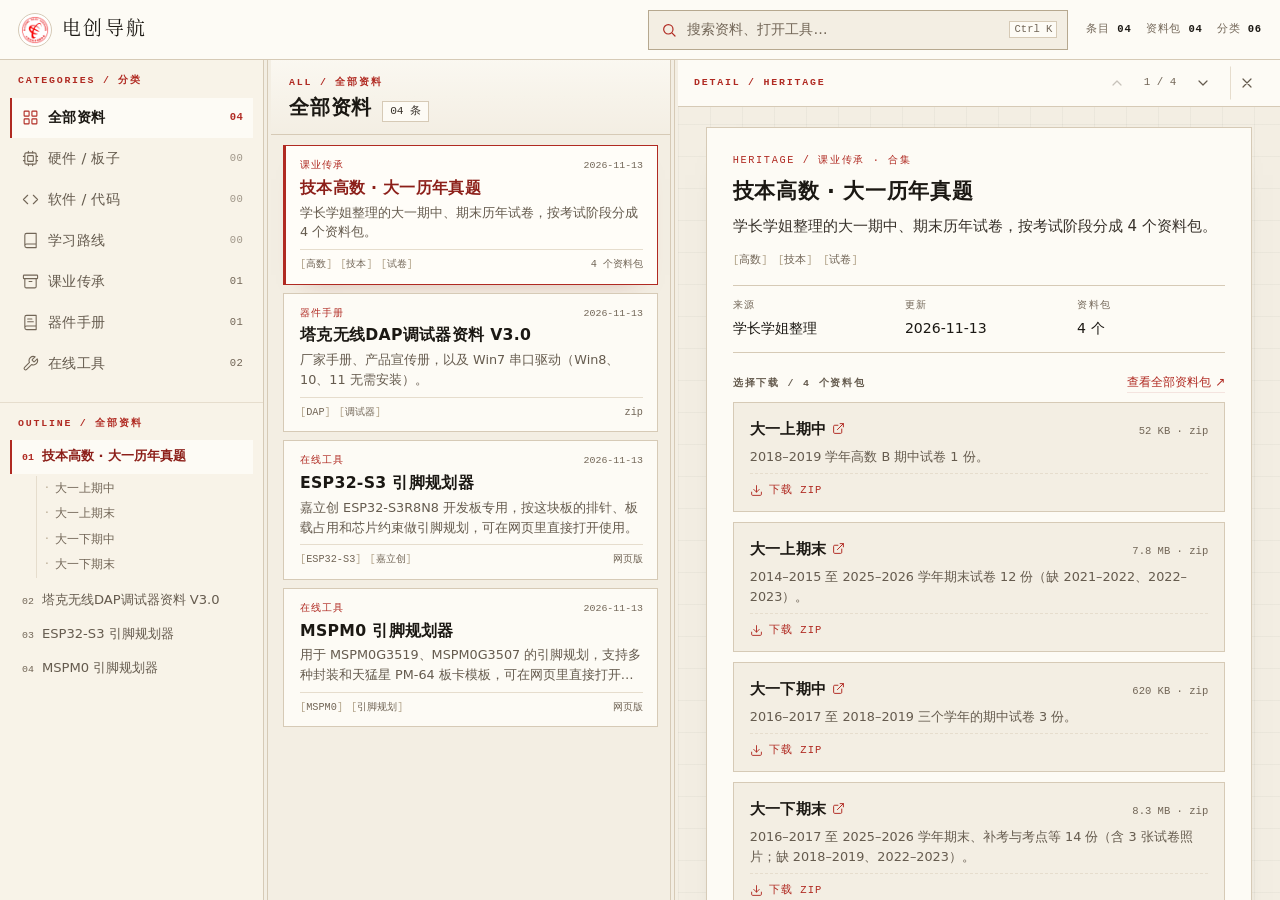
<file: index.html>
<!DOCTYPE html>
<html lang="zh-CN">
<head>
  <meta charset="utf-8">
  <meta name="viewport" content="width=device-width, initial-scale=1, viewport-fit=cover">
  <title>电创导航</title>
  <meta name="description" content="大学生电子创新协会的静态入口站：实验室常用的板子、程序、课程与资料入口。">
  <meta name="color-scheme" content="light">
  <meta name="theme-color" content="#f4efe4">
  <meta property="og:type" content="website">
  <meta property="og:site_name" content="电创导航">
  <meta property="og:title" content="电创导航 · 大学生电子创新协会">
  <meta property="og:description" content="实验室常用的板子、程序、课程与资料入口。">
  <meta property="og:url" content="https://ww2186874-cyber.github.io/dianchuang-nav/">
  <meta property="og:image" content="https://ww2186874-cyber.github.io/dianchuang-nav/assets/og-image.png?v=26">
  <meta property="og:image:width" content="1200">
  <meta property="og:image:height" content="630">
  <meta property="og:image:alt" content="电创导航 · 大学生电子创新协会">
  <meta property="og:locale" content="zh_CN">
  <meta name="twitter:card" content="summary_large_image">
  <meta name="twitter:title" content="电创导航 · 大学生电子创新协会">
  <meta name="twitter:description" content="实验室常用的板子、程序、课程与资料入口。">
  <meta name="twitter:image" content="https://ww2186874-cyber.github.io/dianchuang-nav/assets/og-image.png?v=26">
  <link rel="icon" href="assets/favicon.ico" sizes="32x32">
  <link rel="icon" type="image/png" href="assets/favicon.png" sizes="48x48">
  <link rel="apple-touch-icon" href="assets/apple-touch-icon.png">
  <link rel="stylesheet" href="assets/style.css?v=27">
</head>
<body>
  <a class="skip-link" href="#results-title" id="skip-link">跳到资料列表</a>

  <svg class="icon-sprite" xmlns="http://www.w3.org/2000/svg" aria-hidden="true" focusable="false">
    <!-- Lucide icons (MIT) -->
    <symbol id="i-chip" viewBox="0 0 24 24" fill="none" stroke="currentColor" stroke-width="1.55" stroke-linecap="round" stroke-linejoin="round">
      <rect width="16" height="16" x="4" y="4" rx="2"/><rect width="8" height="8" x="8" y="8" rx="1"/>
      <path d="M9 2v2M15 2v2M9 20v2M15 20v2M2 9h2M2 15h2M20 9h2M20 15h2"/>
    </symbol>
    <symbol id="i-code" viewBox="0 0 24 24" fill="none" stroke="currentColor" stroke-width="1.55" stroke-linecap="round" stroke-linejoin="round">
      <path d="m16 18 6-6-6-6M8 6l-6 6 6 6"/>
    </symbol>
    <symbol id="i-book" viewBox="0 0 24 24" fill="none" stroke="currentColor" stroke-width="1.55" stroke-linecap="round" stroke-linejoin="round">
      <path d="M4 19.5v-15A2.5 2.5 0 0 1 6.5 2H20v20H6.5a2.5 2.5 0 0 1 0-5H20"/>
    </symbol>
    <symbol id="i-archive" viewBox="0 0 24 24" fill="none" stroke="currentColor" stroke-width="1.55" stroke-linecap="round" stroke-linejoin="round">
      <rect width="20" height="5" x="2" y="3" rx="1"/><path d="M4 8v11a2 2 0 0 0 2 2h12a2 2 0 0 0 2-2V8M10 12h4"/>
    </symbol>
    <symbol id="i-manual" viewBox="0 0 24 24" fill="none" stroke="currentColor" stroke-width="1.55" stroke-linecap="round" stroke-linejoin="round">
      <path d="M4 19.5v-15A2.5 2.5 0 0 1 6.5 2H20v20H6.5a2.5 2.5 0 0 1 0-5H20"/><path d="M8 7h6M8 11h8"/>
    </symbol>
    <symbol id="i-tool" viewBox="0 0 24 24" fill="none" stroke="currentColor" stroke-width="1.55" stroke-linecap="round" stroke-linejoin="round">
      <path d="M14.7 6.3a1 1 0 0 0 0 1.4l1.6 1.6a1 1 0 0 0 1.4 0l3.77-3.77a6 6 0 0 1-7.94 7.94l-6.91 6.91a2.12 2.12 0 0 1-3-3l6.91-6.91a6 6 0 0 1 7.94-7.94l-3.76 3.76z"/>
    </symbol>
    <symbol id="i-all" viewBox="0 0 24 24" fill="none" stroke="currentColor" stroke-width="1.55" stroke-linecap="round" stroke-linejoin="round">
      <rect width="7" height="7" x="3" y="3" rx="1"/><rect width="7" height="7" x="14" y="3" rx="1"/>
      <rect width="7" height="7" x="14" y="14" rx="1"/><rect width="7" height="7" x="3" y="14" rx="1"/>
    </symbol>
    <symbol id="i-search" viewBox="0 0 24 24" fill="none" stroke="currentColor" stroke-width="1.8" stroke-linecap="round" stroke-linejoin="round">
      <circle cx="11" cy="11" r="7"/><path d="m21 21-4.3-4.3"/>
    </symbol>
    <symbol id="i-back" viewBox="0 0 24 24" fill="none" stroke="currentColor" stroke-width="1.8" stroke-linecap="round" stroke-linejoin="round">
      <path d="m12 19-7-7 7-7M19 12H5"/>
    </symbol>
    <symbol id="i-close" viewBox="0 0 24 24" fill="none" stroke="currentColor" stroke-width="1.8" stroke-linecap="round" stroke-linejoin="round">
      <path d="M18 6 6 18M6 6l12 12"/>
    </symbol>
    <symbol id="i-ext" viewBox="0 0 24 24" fill="none" stroke="currentColor" stroke-width="1.8" stroke-linecap="round" stroke-linejoin="round">
      <path d="M15 3h6v6M10 14 21 3M18 13v6a2 2 0 0 1-2 2H5a2 2 0 0 1-2-2V8a2 2 0 0 1 2-2h6"/>
    </symbol>
    <symbol id="i-menu" viewBox="0 0 24 24" fill="none" stroke="currentColor" stroke-width="1.8" stroke-linecap="round" stroke-linejoin="round">
      <path d="M4 6h16M4 12h16M4 18h16"/>
    </symbol>
    <symbol id="i-up" viewBox="0 0 24 24" fill="none" stroke="currentColor" stroke-width="1.8" stroke-linecap="round" stroke-linejoin="round">
      <path d="m18 15-6-6-6 6"/>
    </symbol>
    <symbol id="i-down" viewBox="0 0 24 24" fill="none" stroke="currentColor" stroke-width="1.8" stroke-linecap="round" stroke-linejoin="round">
      <path d="m6 9 6 6 6-6"/>
    </symbol>
    <symbol id="i-download" viewBox="0 0 24 24" fill="none" stroke="currentColor" stroke-width="1.7" stroke-linecap="round" stroke-linejoin="round">
      <path d="M21 15v4a2 2 0 0 1-2 2H5a2 2 0 0 1-2-2v-4M7 10l5 5 5-5M12 15V3"/>
    </symbol>
    <symbol id="i-enter" viewBox="0 0 24 24" fill="none" stroke="currentColor" stroke-width="1.7" stroke-linecap="round" stroke-linejoin="round">
      <path d="M9 10 4 15l5 5M20 4v7a4 4 0 0 1-4 4H4"/>
    </symbol>
  </svg>

  <div class="app" id="app">
    <!-- ═══ 顶栏：品牌 + 搜索触发器（点击弹出命令面板） ═══ -->
    <header class="topbar">
      <button class="nav-toggle" id="nav-toggle" type="button" aria-haspopup="dialog" aria-expanded="false" aria-controls="sidebar">
        <svg class="ic" aria-hidden="true"><use href="#i-menu"/></svg>
        <span class="visually-hidden">打开分类目录</span>
      </button>
      <a class="brand" href="#/" id="brand-home" aria-label="电创导航，回到全部资料">
        <img src="assets/logo.png" width="34" height="34" alt="">
        <span class="brand-text">
          <b class="brand-name">电创导航</b>
        </span>
      </a>
      <div class="search-zone">
        <button class="palette-trigger" id="open-palette" type="button" aria-haspopup="dialog"
                aria-keyshortcuts="Control+K Meta+K /" title="打开命令面板（/ 或 Ctrl+K）">
          <svg class="ic" aria-hidden="true"><use href="#i-search"/></svg>
          <span class="trigger-label" id="trigger-label">搜索资料、打开工具…</span>
          <kbd class="trigger-kbd desktop-only" aria-hidden="true">Ctrl K</kbd>
        </button>
        <button class="query-clear" id="q-clear" type="button" aria-label="清除当前查询" title="清除当前查询" hidden>
          <svg class="ic" aria-hidden="true"><use href="#i-close"/></svg>
        </button>
      </div>
      <p class="top-stats" id="top-stats" aria-label="收录统计"></p>
    </header>

    <div class="workbench">
      <!-- ═══ 左栏：分类目录 + 当前结果目录 ═══ -->
      <aside class="sidebar" id="sidebar" aria-label="分类与资料目录">
        <div class="sidebar-head mobile-only">
          <span class="pane-kicker">INDEX / 目录</span>
          <button class="icon-btn" id="sidebar-close" type="button" aria-label="关闭目录">
            <svg class="ic" aria-hidden="true"><use href="#i-close"/></svg>
          </button>
        </div>
        <div class="sidebar-scroll">
          <nav class="cat-nav" aria-label="分类">
            <p class="pane-kicker desktop-only">CATEGORIES / 分类</p>
            <ul class="cat-list" id="cat-list"></ul>
          </nav>
          <section class="outline" id="outline" aria-label="当前结果的资料目录">
            <p class="pane-kicker" id="outline-kicker">OUTLINE / 目录</p>
            <div id="outline-body"></div>
          </section>
        </div>
      </aside>
      <div class="col-resizer" id="resize-left" role="separator" aria-orientation="vertical"
           aria-label="分类栏宽度分隔条（拖动调整，双击复位）" aria-valuemin="200" aria-valuemax="420" aria-valuenow="264"
           title="拖动调整分类栏宽度；双击复位"></div>
      <div class="scrim" id="scrim" hidden></div>

      <!-- ═══ 中栏：结果列表 ═══ -->
      <main class="results" id="results" aria-label="资料列表">
        <div class="results-head">
          <p class="pane-kicker" id="results-kicker">ALL / 全部资料</p>
          <div class="results-title-row">
            <h1 id="results-title" tabindex="-1">全部资料</h1>
            <span class="results-count" id="results-count"></span>
          </div>
          <p class="search-status" id="search-status" role="status" hidden></p>
        </div>
        <div class="results-scroll" id="results-scroll">
          <ul class="result-list" id="result-list" aria-label="资料条目"></ul>
          <div id="results-empty"></div>
        </div>
      </main>

      <div class="col-resizer" id="resize-mid" role="separator" aria-orientation="vertical"
           aria-label="列表栏宽度分隔条（拖动调整，双击复位）" aria-valuemin="280" aria-valuemax="560" aria-valuenow="400"
           title="拖动调整列表栏宽度；双击复位"></div>

      <!-- ═══ 右栏：当前资料详情（流式排版，宽屏双区） ═══ -->
      <section class="detail" id="detail" aria-label="资料详情">
        <div class="detail-bar">
          <button class="back-btn mobile-only" id="detail-back" type="button">
            <svg class="ic" aria-hidden="true"><use href="#i-back"/></svg>
            <span>返回列表</span>
          </button>
          <p class="pane-kicker desktop-only" id="detail-kicker">DETAIL / 详情</p>
          <div class="detail-bar-actions">
            <button class="step-btn" id="prev-item" type="button" aria-label="上一条资料" title="上一条（↑）">
              <svg class="ic" aria-hidden="true"><use href="#i-up"/></svg>
            </button>
            <span class="step-pos" id="step-pos" aria-live="polite"></span>
            <button class="step-btn" id="next-item" type="button" aria-label="下一条资料" title="下一条（↓）">
              <svg class="ic" aria-hidden="true"><use href="#i-down"/></svg>
            </button>
            <button class="icon-btn detail-close" id="detail-close" type="button" aria-label="关闭详情" title="关闭详情（Esc）">
              <svg class="ic" aria-hidden="true"><use href="#i-close"/></svg>
            </button>
          </div>
        </div>
        <div class="detail-scroll" id="detail-scroll">
          <article id="detail-body" aria-live="polite"></article>
        </div>
      </section>
    </div>
  </div>

  <!-- ═══ 命令面板：全局搜索 → 三栏定位 ═══ -->
  <div class="overlay" id="palette-overlay" hidden>
    <div class="palette" role="dialog" aria-modal="true" aria-labelledby="palette-title" id="palette">
      <h2 class="visually-hidden" id="palette-title">搜索与命令面板</h2>
      <div class="palette-input-row">
        <svg class="ic" aria-hidden="true"><use href="#i-search"/></svg>
        <input id="palette-input" type="text" placeholder="搜索名称、说明、标签或资料包…" autocomplete="off" spellcheck="false"
               role="combobox" aria-expanded="true" aria-controls="palette-list" aria-autocomplete="list" enterkeyhint="search">
        <button class="icon-btn palette-x" id="palette-close" type="button" aria-label="关闭命令面板（Esc）" title="关闭（Esc）">
          <svg class="ic" aria-hidden="true"><use href="#i-close"/></svg>
        </button>
      </div>
      <div class="palette-filters" id="palette-filters" role="group" aria-label="按分类筛选"></div>
      <ul class="palette-list" id="palette-list" role="listbox" aria-label="搜索结果"></ul>
      <p class="palette-empty" id="palette-empty" hidden></p>
      <div class="palette-foot" aria-hidden="true">
        <span><kbd>↑</kbd><kbd>↓</kbd> 选择</span>
        <span><kbd>Enter</kbd> 定位到工作台</span>
        <span><kbd>Ctrl</kbd>+<kbd>Enter</kbd> 直接打开</span>
        <span><kbd>Esc</kbd> 取消</span>
        <span class="foot-count" id="palette-count"></span>
      </div>
    </div>
  </div>

  <p class="toast" id="toast" role="status" aria-live="polite" hidden></p>

  <noscript><p class="noscript-note">本站条目由 JavaScript 渲染，请启用后再查看。</p></noscript>

  <script src="data/links.js?v=27"></script>
  <script src="assets/app.js?v=27"></script>
</body>
</html>
</file>
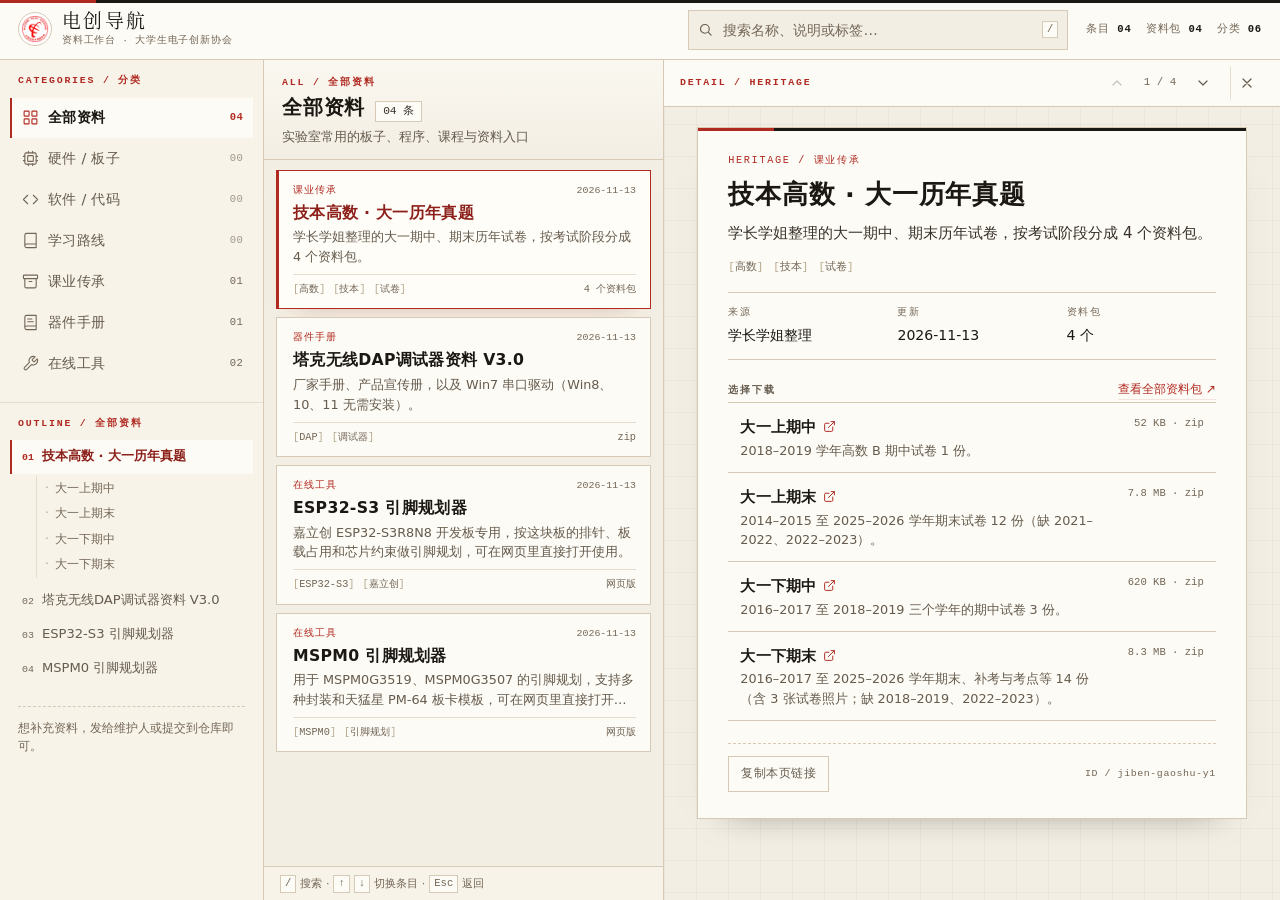
<file: previews/01-master-detail/index.html>
<!DOCTYPE html>
<html lang="zh-CN">
<head>
  <meta charset="utf-8">
  <meta name="viewport" content="width=device-width, initial-scale=1, viewport-fit=cover">
  <title>电创导航 · 资料工作台</title>
  <meta name="description" content="方案 A 原型：左侧分类目录、中间结果列表、右侧资料详情的三栏工作台。">
  <meta name="color-scheme" content="light">
  <meta name="theme-color" content="#f4efe4">
  <link rel="icon" href="assets/favicon.ico" sizes="32x32">
  <link rel="icon" type="image/png" href="assets/favicon.png" sizes="48x48">
  <link rel="apple-touch-icon" href="assets/apple-touch-icon.png">
  <link rel="stylesheet" href="workbench.css">
</head>
<body>
  <a class="skip-link" href="#results-title" id="skip-link">跳到资料列表</a>

  <svg class="icon-sprite" xmlns="http://www.w3.org/2000/svg" aria-hidden="true" focusable="false">
    <!-- Lucide icons (MIT) -->
    <symbol id="i-chip" viewBox="0 0 24 24" fill="none" stroke="currentColor" stroke-width="1.55" stroke-linecap="round" stroke-linejoin="round">
      <rect width="16" height="16" x="4" y="4" rx="2"/><rect width="8" height="8" x="8" y="8" rx="1"/>
      <path d="M9 2v2M15 2v2M9 20v2M15 20v2M2 9h2M2 15h2M20 9h2M20 15h2"/>
    </symbol>
    <symbol id="i-code" viewBox="0 0 24 24" fill="none" stroke="currentColor" stroke-width="1.55" stroke-linecap="round" stroke-linejoin="round">
      <path d="m16 18 6-6-6-6M8 6l-6 6 6 6"/>
    </symbol>
    <symbol id="i-book" viewBox="0 0 24 24" fill="none" stroke="currentColor" stroke-width="1.55" stroke-linecap="round" stroke-linejoin="round">
      <path d="M4 19.5v-15A2.5 2.5 0 0 1 6.5 2H20v20H6.5a2.5 2.5 0 0 1 0-5H20"/>
    </symbol>
    <symbol id="i-archive" viewBox="0 0 24 24" fill="none" stroke="currentColor" stroke-width="1.55" stroke-linecap="round" stroke-linejoin="round">
      <rect width="20" height="5" x="2" y="3" rx="1"/><path d="M4 8v11a2 2 0 0 0 2 2h12a2 2 0 0 0 2-2V8M10 12h4"/>
    </symbol>
    <symbol id="i-manual" viewBox="0 0 24 24" fill="none" stroke="currentColor" stroke-width="1.55" stroke-linecap="round" stroke-linejoin="round">
      <path d="M4 19.5v-15A2.5 2.5 0 0 1 6.5 2H20v20H6.5a2.5 2.5 0 0 1 0-5H20"/><path d="M8 7h6M8 11h8"/>
    </symbol>
    <symbol id="i-tool" viewBox="0 0 24 24" fill="none" stroke="currentColor" stroke-width="1.55" stroke-linecap="round" stroke-linejoin="round">
      <path d="M14.7 6.3a1 1 0 0 0 0 1.4l1.6 1.6a1 1 0 0 0 1.4 0l3.77-3.77a6 6 0 0 1-7.94 7.94l-6.91 6.91a2.12 2.12 0 0 1-3-3l6.91-6.91a6 6 0 0 1 7.94-7.94l-3.76 3.76z"/>
    </symbol>
    <symbol id="i-all" viewBox="0 0 24 24" fill="none" stroke="currentColor" stroke-width="1.55" stroke-linecap="round" stroke-linejoin="round">
      <rect width="7" height="7" x="3" y="3" rx="1"/><rect width="7" height="7" x="14" y="3" rx="1"/>
      <rect width="7" height="7" x="14" y="14" rx="1"/><rect width="7" height="7" x="3" y="14" rx="1"/>
    </symbol>
    <symbol id="i-search" viewBox="0 0 24 24" fill="none" stroke="currentColor" stroke-width="1.8" stroke-linecap="round" stroke-linejoin="round">
      <circle cx="11" cy="11" r="7"/><path d="m21 21-4.3-4.3"/>
    </symbol>
    <symbol id="i-back" viewBox="0 0 24 24" fill="none" stroke="currentColor" stroke-width="1.8" stroke-linecap="round" stroke-linejoin="round">
      <path d="m12 19-7-7 7-7M19 12H5"/>
    </symbol>
    <symbol id="i-close" viewBox="0 0 24 24" fill="none" stroke="currentColor" stroke-width="1.8" stroke-linecap="round" stroke-linejoin="round">
      <path d="M18 6 6 18M6 6l12 12"/>
    </symbol>
    <symbol id="i-ext" viewBox="0 0 24 24" fill="none" stroke="currentColor" stroke-width="1.8" stroke-linecap="round" stroke-linejoin="round">
      <path d="M15 3h6v6M10 14 21 3M18 13v6a2 2 0 0 1-2 2H5a2 2 0 0 1-2-2V8a2 2 0 0 1 2-2h6"/>
    </symbol>
    <symbol id="i-menu" viewBox="0 0 24 24" fill="none" stroke="currentColor" stroke-width="1.8" stroke-linecap="round" stroke-linejoin="round">
      <path d="M4 6h16M4 12h16M4 18h16"/>
    </symbol>
    <symbol id="i-up" viewBox="0 0 24 24" fill="none" stroke="currentColor" stroke-width="1.8" stroke-linecap="round" stroke-linejoin="round">
      <path d="m18 15-6-6-6 6"/>
    </symbol>
    <symbol id="i-down" viewBox="0 0 24 24" fill="none" stroke="currentColor" stroke-width="1.8" stroke-linecap="round" stroke-linejoin="round">
      <path d="m6 9 6 6 6-6"/>
    </symbol>
  </svg>

  <div class="app" id="app">
    <!-- ═══ 顶栏：品牌 + 全局搜索 ═══ -->
    <header class="topbar">
      <button class="nav-toggle" id="nav-toggle" type="button" aria-haspopup="dialog" aria-expanded="false" aria-controls="sidebar">
        <svg class="ic" aria-hidden="true"><use href="#i-menu"/></svg>
        <span class="visually-hidden">打开分类目录</span>
      </button>
      <a class="brand" href="#/" id="brand-home" aria-label="电创导航，回到全部资料">
        <img src="assets/logo.png" width="34" height="34" alt="">
        <span class="brand-text">
          <b class="brand-name">电创导航</b>
          <i class="brand-sub">资料工作台 · 大学生电子创新协会</i>
        </span>
      </a>
      <div class="search" role="search">
        <label class="search-box" for="q">
          <svg class="ic search-ic" aria-hidden="true"><use href="#i-search"/></svg>
          <span class="visually-hidden">搜索资料名称、说明或标签</span>
          <input id="q" type="search" placeholder="搜索名称、说明或标签…" title="按 / 快速搜索，Esc 清除" aria-keyshortcuts="/" autocomplete="off" enterkeyhint="search">
        </label>
        <kbd class="search-kbd" aria-hidden="true">/</kbd>
        <button class="search-clear" id="q-clear" type="button" aria-label="清除搜索" hidden>
          <svg class="ic" aria-hidden="true"><use href="#i-close"/></svg>
        </button>
      </div>
      <p class="top-stats" id="top-stats" aria-label="收录统计"></p>
    </header>

    <div class="workbench">
      <!-- ═══ 左栏：分类目录 + 当前分类资料目录 ═══ -->
      <aside class="sidebar" id="sidebar" aria-label="分类与资料目录">
        <div class="sidebar-head mobile-only">
          <span class="pane-kicker">INDEX / 目录</span>
          <button class="icon-btn" id="sidebar-close" type="button" aria-label="关闭目录">
            <svg class="ic" aria-hidden="true"><use href="#i-close"/></svg>
          </button>
        </div>
        <div class="sidebar-scroll">
          <nav class="cat-nav" aria-label="分类">
            <p class="pane-kicker desktop-only">CATEGORIES / 分类</p>
            <ul class="cat-list" id="cat-list"></ul>
          </nav>
          <section class="outline" id="outline" aria-label="当前分类的资料目录">
            <p class="pane-kicker" id="outline-kicker">OUTLINE / 目录</p>
            <div id="outline-body"></div>
          </section>
          <p class="sidebar-note" id="site-note"></p>
        </div>
      </aside>
      <div class="scrim" id="scrim" hidden></div>

      <!-- ═══ 中栏：结果列表 ═══ -->
      <main class="results" id="results" aria-label="资料列表">
        <div class="results-head">
          <p class="pane-kicker" id="results-kicker">ALL / 全部资料</p>
          <div class="results-title-row">
            <h1 id="results-title" tabindex="-1">全部资料</h1>
            <span class="results-count" id="results-count"></span>
          </div>
          <p class="results-desc" id="results-desc"></p>
          <p class="search-status" id="search-status" role="status" hidden></p>
        </div>
        <div class="results-scroll" id="results-scroll">
          <ul class="result-list" id="result-list" aria-label="资料条目"></ul>
          <div id="results-empty"></div>
        </div>
        <footer class="results-foot">
          <span class="foot-hint"><kbd>/</kbd> 搜索 · <kbd>↑</kbd><kbd>↓</kbd> 切换条目 · <kbd>Esc</kbd> 返回</span>
        </footer>
      </main>

      <!-- ═══ 右栏：当前资料详情 ═══ -->
      <section class="detail" id="detail" aria-label="资料详情">
        <div class="detail-bar">
          <button class="back-btn mobile-only" id="detail-back" type="button">
            <svg class="ic" aria-hidden="true"><use href="#i-back"/></svg>
            <span>返回列表</span>
          </button>
          <p class="pane-kicker desktop-only" id="detail-kicker">DETAIL / 详情</p>
          <div class="detail-bar-actions">
            <button class="step-btn" id="prev-item" type="button" aria-label="上一条资料" title="上一条（↑）">
              <svg class="ic" aria-hidden="true"><use href="#i-up"/></svg>
            </button>
            <span class="step-pos" id="step-pos" aria-live="polite"></span>
            <button class="step-btn" id="next-item" type="button" aria-label="下一条资料" title="下一条（↓）">
              <svg class="ic" aria-hidden="true"><use href="#i-down"/></svg>
            </button>
            <button class="icon-btn detail-close" id="detail-close" type="button" aria-label="关闭详情" title="关闭详情（Esc）">
              <svg class="ic" aria-hidden="true"><use href="#i-close"/></svg>
            </button>
          </div>
        </div>
        <div class="detail-scroll" id="detail-scroll">
          <article id="detail-body" aria-live="polite"></article>
        </div>
      </section>
    </div>
  </div>

  <noscript><p class="noscript-note">本原型由 JavaScript 渲染，请启用后再查看。</p></noscript>

  <script src="links-data.js"></script>
  <script src="workbench.js"></script>
</body>
</html>
</file>
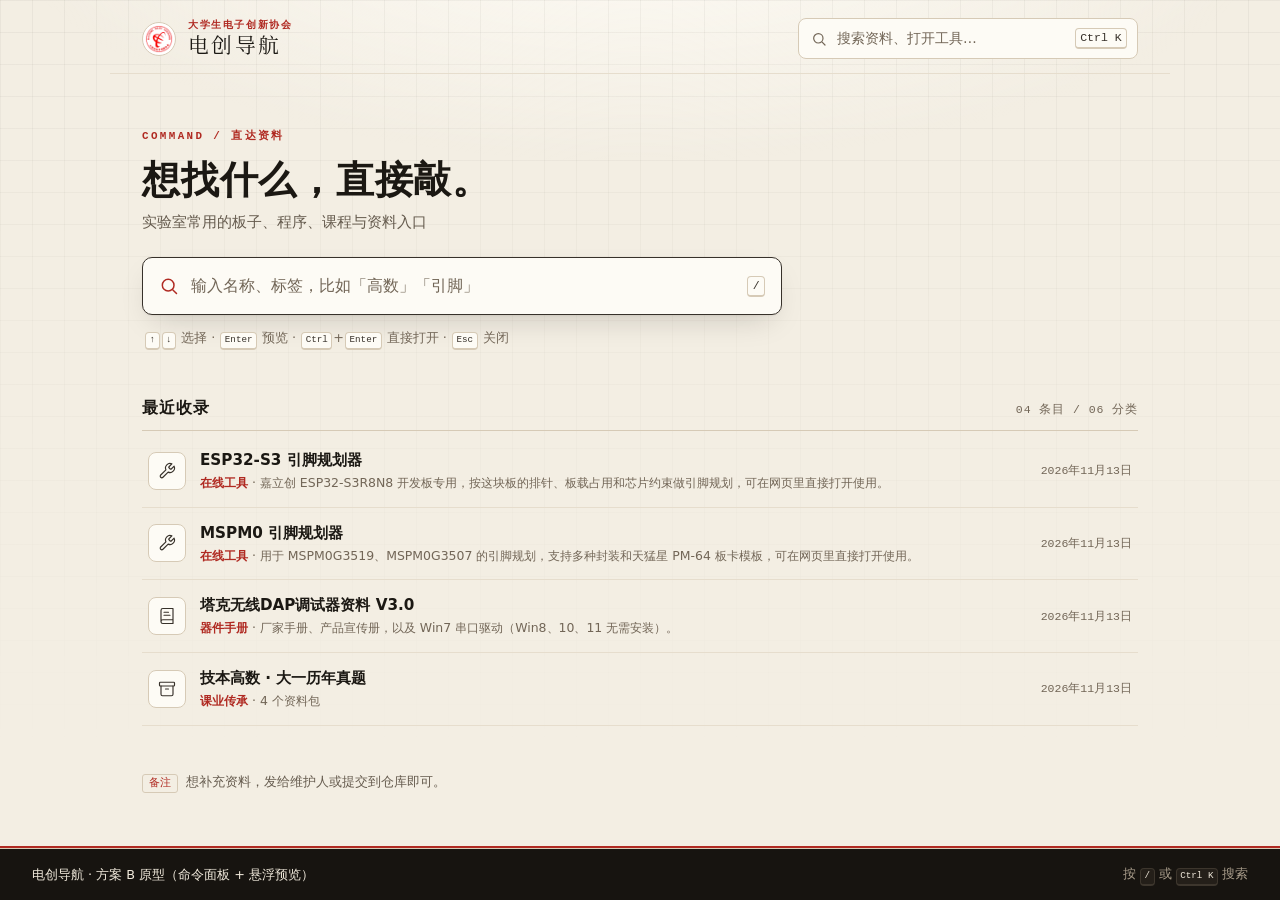
<file: previews/02-command-palette/index.html>
<!DOCTYPE html>
<html lang="zh-CN">
<head>
  <meta charset="utf-8">
  <meta name="viewport" content="width=device-width, initial-scale=1, viewport-fit=cover">
  <title>电创导航 · 方案 B：搜索 / 命令面板 + 悬浮预览</title>
  <meta name="description" content="电创导航交互原型 B：以搜索和命令面板为主入口，键盘直达资料，悬浮或钉住详情预览。">
  <meta name="color-scheme" content="light">
  <meta name="theme-color" content="#f4efe4">
  <link rel="icon" href="assets/favicon.ico" sizes="32x32">
  <link rel="icon" type="image/png" href="assets/favicon.png" sizes="48x48">
  <link rel="apple-touch-icon" href="assets/apple-touch-icon.png">
  <link rel="stylesheet" href="style.css">
</head>
<body>
  <a class="skip-link" href="#main">跳到主要内容</a>

  <!-- Lucide icons (MIT)，与正式站一致的分类图标 -->
  <svg class="icon-sprite" xmlns="http://www.w3.org/2000/svg" aria-hidden="true" focusable="false">
    <symbol id="i-chip" viewBox="0 0 24 24" fill="none" stroke="currentColor" stroke-width="1.55" stroke-linecap="round" stroke-linejoin="round">
      <rect width="16" height="16" x="4" y="4" rx="2"/>
      <rect width="8" height="8" x="8" y="8" rx="1"/>
      <path d="M9 2v2M15 2v2M9 20v2M15 20v2M2 9h2M2 15h2M20 9h2M20 15h2"/>
    </symbol>
    <symbol id="i-code" viewBox="0 0 24 24" fill="none" stroke="currentColor" stroke-width="1.55" stroke-linecap="round" stroke-linejoin="round">
      <path d="m16 18 6-6-6-6M8 6l-6 6 6 6"/>
    </symbol>
    <symbol id="i-book" viewBox="0 0 24 24" fill="none" stroke="currentColor" stroke-width="1.55" stroke-linecap="round" stroke-linejoin="round">
      <path d="M4 19.5v-15A2.5 2.5 0 0 1 6.5 2H20v20H6.5a2.5 2.5 0 0 1 0-5H20"/>
    </symbol>
    <symbol id="i-archive" viewBox="0 0 24 24" fill="none" stroke="currentColor" stroke-width="1.55" stroke-linecap="round" stroke-linejoin="round">
      <rect width="20" height="5" x="2" y="3" rx="1"/>
      <path d="M4 8v11a2 2 0 0 0 2 2h12a2 2 0 0 0 2-2V8M10 12h4"/>
    </symbol>
    <symbol id="i-manual" viewBox="0 0 24 24" fill="none" stroke="currentColor" stroke-width="1.55" stroke-linecap="round" stroke-linejoin="round">
      <path d="M4 19.5v-15A2.5 2.5 0 0 1 6.5 2H20v20H6.5a2.5 2.5 0 0 1 0-5H20"/>
      <path d="M8 7h6M8 11h8"/>
    </symbol>
    <symbol id="i-tool" viewBox="0 0 24 24" fill="none" stroke="currentColor" stroke-width="1.55" stroke-linecap="round" stroke-linejoin="round">
      <path d="M14.7 6.3a1 1 0 0 0 0 1.4l1.6 1.6a1 1 0 0 0 1.4 0l3.77-3.77a6 6 0 0 1-7.94 7.94l-6.91 6.91a2.12 2.12 0 0 1-3-3l6.91-6.91a6 6 0 0 1 7.94-7.94l-3.76 3.76z"/>
    </symbol>
    <symbol id="i-search" viewBox="0 0 24 24" fill="none" stroke="currentColor" stroke-width="1.8" stroke-linecap="round" stroke-linejoin="round">
      <circle cx="11" cy="11" r="7"/><path d="m21 21-4.3-4.3"/>
    </symbol>
    <symbol id="i-x" viewBox="0 0 24 24" fill="none" stroke="currentColor" stroke-width="1.8" stroke-linecap="round" stroke-linejoin="round">
      <path d="M18 6 6 18M6 6l12 12"/>
    </symbol>
    <symbol id="i-pin" viewBox="0 0 24 24" fill="none" stroke="currentColor" stroke-width="1.7" stroke-linecap="round" stroke-linejoin="round">
      <path d="M12 17v5M9 10.8V6a3 3 0 0 1 6 0v4.8l2.4 2.4a1 1 0 0 1-.7 1.8H7.3a1 1 0 0 1-.7-1.8Z"/>
    </symbol>
    <symbol id="i-ext" viewBox="0 0 24 24" fill="none" stroke="currentColor" stroke-width="1.7" stroke-linecap="round" stroke-linejoin="round">
      <path d="M15 3h6v6M10 14 21 3M18 13v6a2 2 0 0 1-2 2H5a2 2 0 0 1-2-2V8a2 2 0 0 1 2-2h6"/>
    </symbol>
    <symbol id="i-download" viewBox="0 0 24 24" fill="none" stroke="currentColor" stroke-width="1.7" stroke-linecap="round" stroke-linejoin="round">
      <path d="M21 15v4a2 2 0 0 1-2 2H5a2 2 0 0 1-2-2v-4M7 10l5 5 5-5M12 15V3"/>
    </symbol>
    <symbol id="i-enter" viewBox="0 0 24 24" fill="none" stroke="currentColor" stroke-width="1.7" stroke-linecap="round" stroke-linejoin="round">
      <path d="M9 10 4 15l5 5M20 4v7a4 4 0 0 1-4 4H4"/>
    </symbol>
  </svg>

  <div class="bg" aria-hidden="true"><div class="bg-grid"></div></div>

  <header class="topbar">
    <div class="brand">
      <img src="assets/logo.png" width="34" height="34" alt="大学生电子创新协会标志">
      <div class="brand-text">
        <p class="org">大学生电子创新协会</p>
        <h1>电创导航</h1>
      </div>
    </div>
    <button class="palette-trigger" id="open-palette" type="button" aria-haspopup="dialog" aria-keyshortcuts="Control+K Meta+K /">
      <svg class="ic" aria-hidden="true"><use href="#i-search"/></svg>
      <span class="trigger-label">搜索资料、打开工具…</span>
      <kbd class="trigger-kbd" aria-hidden="true">Ctrl K</kbd>
    </button>
  </header>

  <main id="main" tabindex="-1">
    <section class="intro" aria-labelledby="intro-title">
      <p class="kicker" aria-hidden="true">COMMAND / 直达资料</p>
      <h2 id="intro-title">想找什么，直接敲。</h2>
      <p class="lede" id="subtitle">实验室常用的板子、程序、课程与资料入口</p>
      <button class="big-search" id="open-palette-2" type="button" aria-haspopup="dialog">
        <svg class="ic" aria-hidden="true"><use href="#i-search"/></svg>
        <span>输入名称、标签，比如「高数」「引脚」</span>
        <kbd aria-hidden="true">/</kbd>
      </button>
      <p class="hint-line">
        <kbd>↑</kbd><kbd>↓</kbd> 选择 · <kbd>Enter</kbd> 预览 · <kbd>Ctrl</kbd>+<kbd>Enter</kbd> 直接打开 · <kbd>Esc</kbd> 关闭
      </p>
    </section>

    <section class="recent" aria-labelledby="recent-title">
      <div class="sec-head">
        <h3 id="recent-title">最近收录</h3>
        <p class="sec-meta" id="stats"></p>
      </div>
      <ul class="recent-list" id="recent-list"></ul>
      <noscript><p class="empty">本原型的条目由 JavaScript 渲染，请启用后再查看。</p></noscript>
    </section>

    <p class="notice" role="note" id="notice">想补充资料，发给维护人或提交到仓库即可。</p>
  </main>

  <footer class="site-footer">
    <p>电创导航 · 方案 B 原型（命令面板 + 悬浮预览）</p>
    <p class="foot-meta">按 <kbd>/</kbd> 或 <kbd>Ctrl K</kbd> 搜索</p>
  </footer>

  <!-- ===== 命令面板 ===== -->
  <div class="overlay" id="palette-overlay" hidden>
    <div class="palette" role="dialog" aria-modal="true" aria-labelledby="palette-title" id="palette">
      <h2 class="visually-hidden" id="palette-title">搜索与命令面板</h2>
      <div class="palette-input-row">
        <svg class="ic" aria-hidden="true"><use href="#i-search"/></svg>
        <input id="palette-input" type="text" placeholder="搜索名称、说明或标签…" autocomplete="off" spellcheck="false"
               role="combobox" aria-expanded="true" aria-controls="palette-list" aria-autocomplete="list" enterkeyhint="search">
        <button class="icon-btn" id="palette-close" type="button" aria-label="关闭命令面板（Esc）" title="关闭（Esc）">
          <svg class="ic" aria-hidden="true"><use href="#i-x"/></svg>
        </button>
      </div>
      <div class="palette-filters" id="palette-filters" role="group" aria-label="按分类筛选"></div>
      <ul class="palette-list" id="palette-list" role="listbox" aria-label="搜索结果"></ul>
      <p class="palette-empty" id="palette-empty" hidden></p>
      <div class="palette-foot" aria-hidden="true">
        <span><kbd>↑</kbd><kbd>↓</kbd> 选择</span>
        <span><kbd>Enter</kbd> 预览</span>
        <span><kbd>Ctrl</kbd>+<kbd>Enter</kbd> 打开</span>
        <span><kbd>Ctrl</kbd>+<kbd>P</kbd> 钉住</span>
        <span><kbd>Esc</kbd> 关闭</span>
        <span class="foot-count" id="palette-count"></span>
      </div>
    </div>
  </div>

  <!-- ===== 详情预览：桌面悬浮卡 / 手机底部抽屉 ===== -->
  <div class="preview-backdrop" id="preview-backdrop" hidden></div>
  <aside class="preview" id="preview" role="dialog" aria-modal="false" aria-labelledby="preview-title" hidden>
    <div class="drawer-grip" aria-hidden="true"></div>
    <header class="preview-head">
      <p class="preview-cat" id="preview-cat"></p>
      <div class="preview-actions">
        <button class="pin-btn" id="preview-pin" type="button" aria-pressed="false" title="钉住预览（P / Ctrl+P）">
          <svg class="ic" aria-hidden="true"><use href="#i-pin"/></svg>
          <span class="pin-label">钉住</span>
        </button>
        <button class="icon-btn" id="preview-close" type="button" aria-label="关闭预览（Esc）" title="关闭（Esc）">
          <svg class="ic" aria-hidden="true"><use href="#i-x"/></svg>
        </button>
      </div>
    </header>
    <div class="preview-body" id="preview-body">
      <h2 class="preview-title" id="preview-title" tabindex="-1"></h2>
      <p class="preview-summary" id="preview-summary"></p>
      <dl class="preview-meta" id="preview-meta"></dl>
      <div class="preview-tags" id="preview-tags"></div>
      <div class="preview-pack" id="preview-pack" hidden>
        <h3 class="pack-title">资料包</h3>
        <ul class="pack-list" id="pack-list"></ul>
        <a class="pack-all" id="pack-all" target="_blank" rel="noopener noreferrer" hidden>
          查看全部资料包（GitHub Release）
          <svg class="ic" aria-hidden="true"><use href="#i-ext"/></svg>
        </a>
      </div>
      <div class="preview-links" id="preview-links"></div>
    </div>
    <footer class="preview-foot">
      <a class="primary-btn" id="preview-open" target="_blank" rel="noopener noreferrer">
        <svg class="ic" aria-hidden="true"><use href="#i-download"/></svg>
        <span id="preview-open-label">资料下载</span>
      </a>
      <p class="preview-host" id="preview-host"></p>
    </footer>
  </aside>

  <p class="toast" id="toast" role="status" aria-live="polite" hidden></p>

  <script src="links-data.js"></script>
  <script src="app.js"></script>
</body>
</html>
</file>
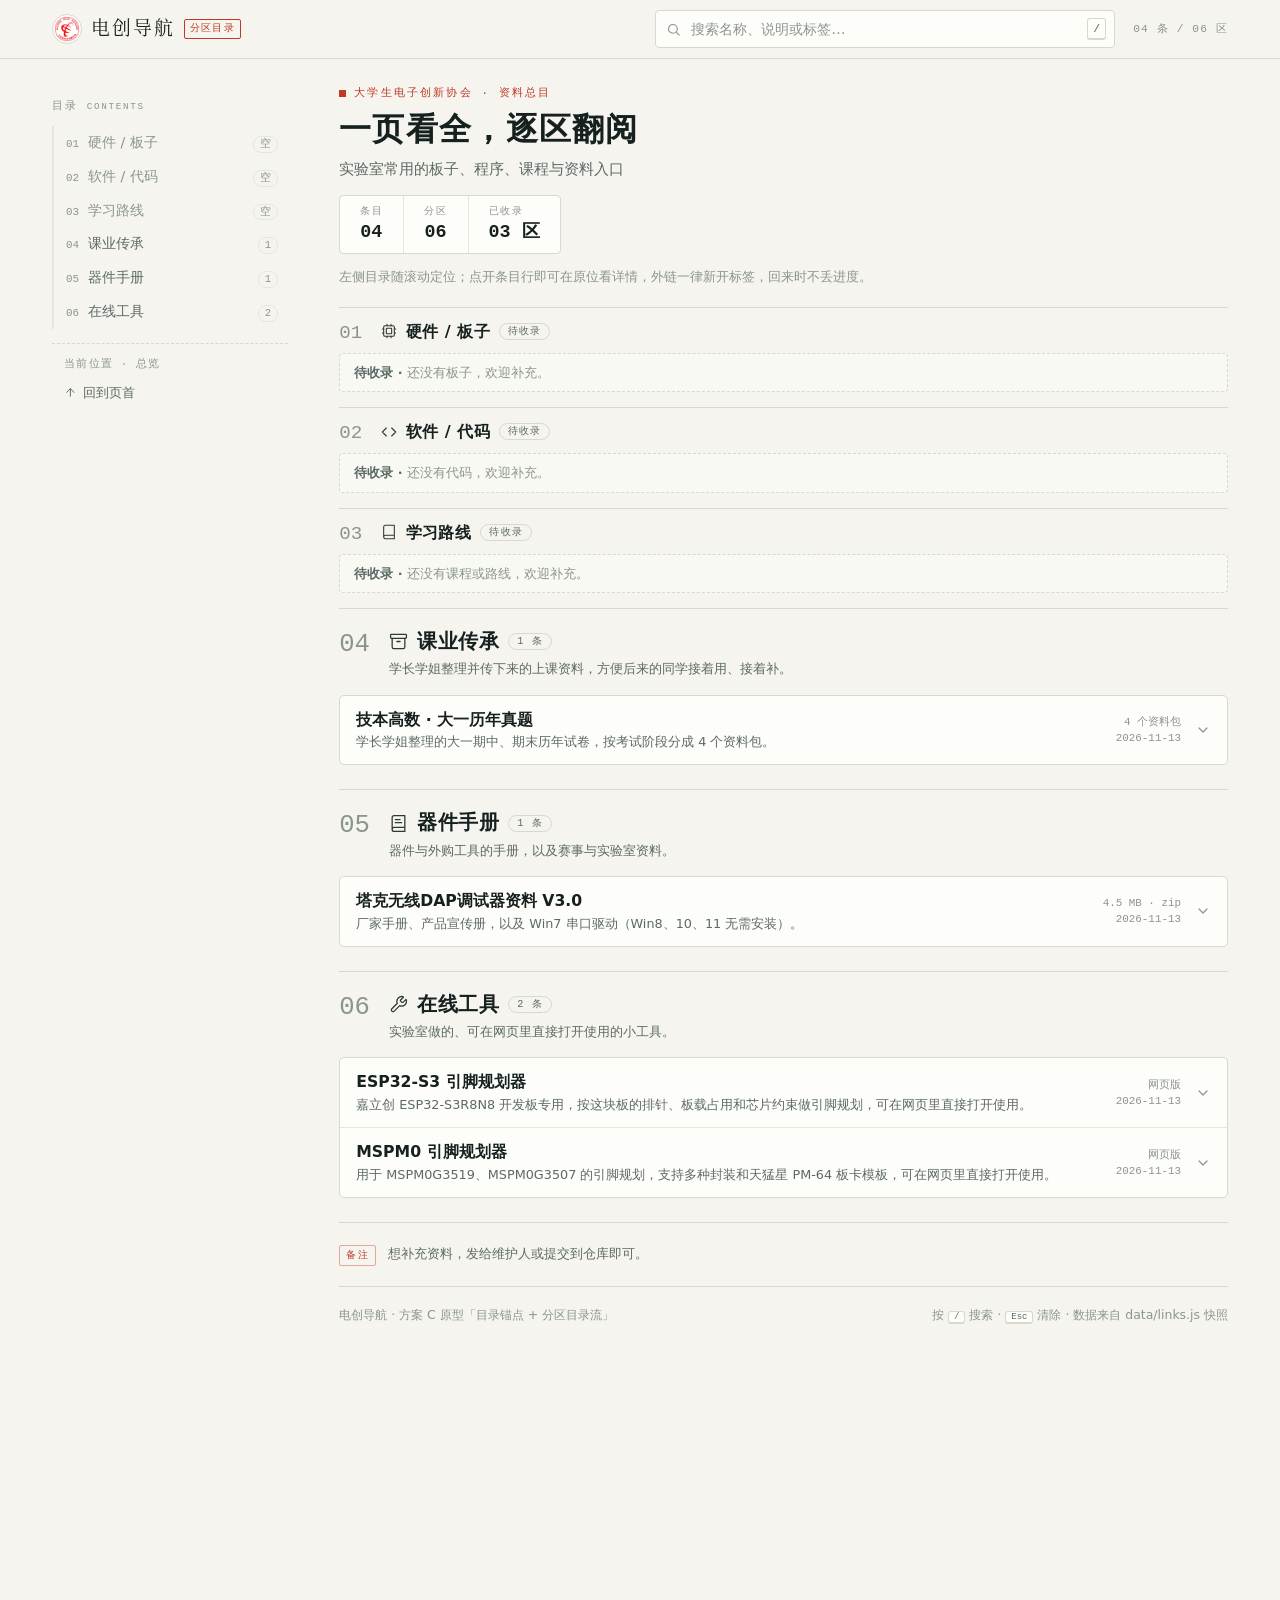
<file: previews/03-section-catalog/index.html>
<!DOCTYPE html>
<html lang="zh-CN">
<head>
  <meta charset="utf-8">
  <meta name="viewport" content="width=device-width, initial-scale=1, viewport-fit=cover">
  <title>电创导航 · 分区目录</title>
  <meta name="description" content="电创导航方案 C 原型：目录锚点 + 分区目录流，单页浏览全部资料。">
  <meta name="color-scheme" content="light">
  <meta name="theme-color" content="#f5f4ef">
  <link rel="icon" href="assets/favicon.ico" sizes="32x32">
  <link rel="icon" type="image/png" href="assets/favicon.png" sizes="48x48">
  <link rel="apple-touch-icon" href="assets/apple-touch-icon.png">
  <link rel="stylesheet" href="catalog.css">
</head>
<body>
  <a class="skip-link" href="#flow" id="skip-link">跳到资料目录</a>

  <svg class="sprite" xmlns="http://www.w3.org/2000/svg" aria-hidden="true" focusable="false">
    <!-- Lucide icons (MIT) -->
    <symbol id="i-chip" viewBox="0 0 24 24" fill="none" stroke="currentColor" stroke-width="1.6" stroke-linecap="round" stroke-linejoin="round">
      <rect width="16" height="16" x="4" y="4" rx="2"/><rect width="8" height="8" x="8" y="8" rx="1"/>
      <path d="M9 2v2M15 2v2M9 20v2M15 20v2M2 9h2M2 15h2M20 9h2M20 15h2"/>
    </symbol>
    <symbol id="i-code" viewBox="0 0 24 24" fill="none" stroke="currentColor" stroke-width="1.6" stroke-linecap="round" stroke-linejoin="round">
      <path d="m16 18 6-6-6-6M8 6l-6 6 6 6"/>
    </symbol>
    <symbol id="i-book" viewBox="0 0 24 24" fill="none" stroke="currentColor" stroke-width="1.6" stroke-linecap="round" stroke-linejoin="round">
      <path d="M4 19.5v-15A2.5 2.5 0 0 1 6.5 2H20v20H6.5a2.5 2.5 0 0 1 0-5H20"/>
    </symbol>
    <symbol id="i-archive" viewBox="0 0 24 24" fill="none" stroke="currentColor" stroke-width="1.6" stroke-linecap="round" stroke-linejoin="round">
      <rect width="20" height="5" x="2" y="3" rx="1"/><path d="M4 8v11a2 2 0 0 0 2 2h12a2 2 0 0 0 2-2V8M10 12h4"/>
    </symbol>
    <symbol id="i-manual" viewBox="0 0 24 24" fill="none" stroke="currentColor" stroke-width="1.6" stroke-linecap="round" stroke-linejoin="round">
      <path d="M4 19.5v-15A2.5 2.5 0 0 1 6.5 2H20v20H6.5a2.5 2.5 0 0 1 0-5H20"/><path d="M8 7h6M8 11h8"/>
    </symbol>
    <symbol id="i-tool" viewBox="0 0 24 24" fill="none" stroke="currentColor" stroke-width="1.6" stroke-linecap="round" stroke-linejoin="round">
      <path d="M14.7 6.3a1 1 0 0 0 0 1.4l1.6 1.6a1 1 0 0 0 1.4 0l3.77-3.77a6 6 0 0 1-7.94 7.94l-6.91 6.91a2.12 2.12 0 0 1-3-3l6.91-6.91a6 6 0 0 1 7.94-7.94l-3.76 3.76z"/>
    </symbol>
    <symbol id="i-search" viewBox="0 0 24 24" fill="none" stroke="currentColor" stroke-width="1.8" stroke-linecap="round" stroke-linejoin="round">
      <circle cx="11" cy="11" r="7"/><path d="m21 21-4.3-4.3"/>
    </symbol>
    <symbol id="i-chev" viewBox="0 0 24 24" fill="none" stroke="currentColor" stroke-width="1.8" stroke-linecap="round" stroke-linejoin="round">
      <path d="m6 9 6 6 6-6"/>
    </symbol>
    <symbol id="i-ext" viewBox="0 0 24 24" fill="none" stroke="currentColor" stroke-width="1.8" stroke-linecap="round" stroke-linejoin="round">
      <path d="M15 3h6v6M10 14 21 3M18 13v6a2 2 0 0 1-2 2H5a2 2 0 0 1-2-2V8a2 2 0 0 1 2-2h6"/>
    </symbol>
    <symbol id="i-down" viewBox="0 0 24 24" fill="none" stroke="currentColor" stroke-width="1.8" stroke-linecap="round" stroke-linejoin="round">
      <path d="M21 15v4a2 2 0 0 1-2 2H5a2 2 0 0 1-2-2v-4M7 10l5 5 5-5M12 15V3"/>
    </symbol>
    <symbol id="i-list" viewBox="0 0 24 24" fill="none" stroke="currentColor" stroke-width="1.8" stroke-linecap="round" stroke-linejoin="round">
      <path d="M8 6h13M8 12h13M8 18h13M3 6h.01M3 12h.01M3 18h.01"/>
    </symbol>
    <symbol id="i-up" viewBox="0 0 24 24" fill="none" stroke="currentColor" stroke-width="1.8" stroke-linecap="round" stroke-linejoin="round">
      <path d="m5 12 7-7 7 7M12 19V5"/>
    </symbol>
  </svg>

  <header class="topbar" id="topbar">
    <div class="topbar-inner">
      <a class="brand" href="#top" id="brand-home" aria-label="电创导航，回到页首">
        <img src="assets/logo.png" width="30" height="30" alt="">
        <span class="brand-name">电创导航</span>
        <span class="brand-tag">分区目录</span>
      </a>
      <div class="search" role="search">
        <label class="search-box" for="q">
          <svg class="ic search-ic" aria-hidden="true"><use href="#i-search"/></svg>
          <span class="visually-hidden">搜索全部资料</span>
          <input id="q" type="search" placeholder="搜索名称、说明或标签…" autocomplete="off"
                 enterkeyhint="search" aria-keyshortcuts="/" title="按 / 聚焦搜索，Esc 清除">
        </label>
        <button class="search-clear" id="q-clear" type="button" aria-label="清除搜索" hidden>✕</button>
        <kbd class="search-kbd" aria-hidden="true">/</kbd>
      </div>
      <p class="topbar-stat" id="topbar-stat" aria-hidden="true"></p>
    </div>
  </header>

  <div class="layout">
    <nav class="toc" id="toc" aria-label="分区目录">
      <p class="toc-title">目录 <span>CONTENTS</span></p>
      <ol class="toc-list" id="toc-list"></ol>
      <div class="toc-foot">
        <p class="toc-progress" id="toc-progress" aria-hidden="true"></p>
        <a class="toc-top" href="#top" data-anchor="top">
          <svg class="ic" aria-hidden="true"><use href="#i-up"/></svg>回到页首
        </a>
      </div>
    </nav>

    <main class="flow" id="flow" tabindex="-1">
      <noscript><p class="empty-note">本原型由 JavaScript 渲染真实数据，请启用后再查看。</p></noscript>

      <section class="intro" id="sec-top" data-sec="top" aria-labelledby="intro-title">
        <div class="intro-head">
          <p class="kicker">大学生电子创新协会 · 资料总目</p>
          <h1 id="intro-title">一页看全，逐区翻阅</h1>
          <p class="intro-sub" id="intro-sub"></p>
        </div>
        <dl class="intro-stats" id="intro-stats"></dl>
        <p class="intro-hint">左侧目录随滚动定位；点开条目行即可在原位看详情，外链一律新开标签，回来时不丢进度。</p>
      </section>

      <div class="search-status" id="search-status" role="status" hidden></div>

      <div id="sections"></div>

      <aside class="notice" role="note">
        <span class="notice-tag">备注</span>
        <p id="notice-text"></p>
      </aside>

      <footer class="foot">
        <p>电创导航 · 方案 C 原型「目录锚点 + 分区目录流」</p>
        <p class="foot-meta">按 <kbd>/</kbd> 搜索 · <kbd>Esc</kbd> 清除 · 数据来自 data/links.js 快照</p>
      </footer>
    </main>
  </div>

  <button class="toc-fab" id="toc-fab" type="button" aria-expanded="false" aria-controls="toc-sheet">
    <svg class="ic" aria-hidden="true"><use href="#i-list"/></svg>
    <span class="fab-label">目录</span>
    <span class="fab-current" id="fab-current"></span>
  </button>

  <div class="sheet-backdrop" id="sheet-backdrop" hidden></div>
  <div class="toc-sheet" id="toc-sheet" role="dialog" aria-modal="true" aria-label="分区目录" hidden>
    <div class="sheet-head">
      <p class="sheet-title">分区目录</p>
      <button class="sheet-close" id="sheet-close" type="button" aria-label="关闭目录">✕</button>
    </div>
    <ol class="toc-list sheet-list" id="sheet-list"></ol>
    <a class="toc-top sheet-top" href="#top" data-anchor="top">
      <svg class="ic" aria-hidden="true"><use href="#i-up"/></svg>回到页首
    </a>
  </div>

  <script src="links.js"></script>
  <script src="catalog.js"></script>
</body>
</html>
</file>
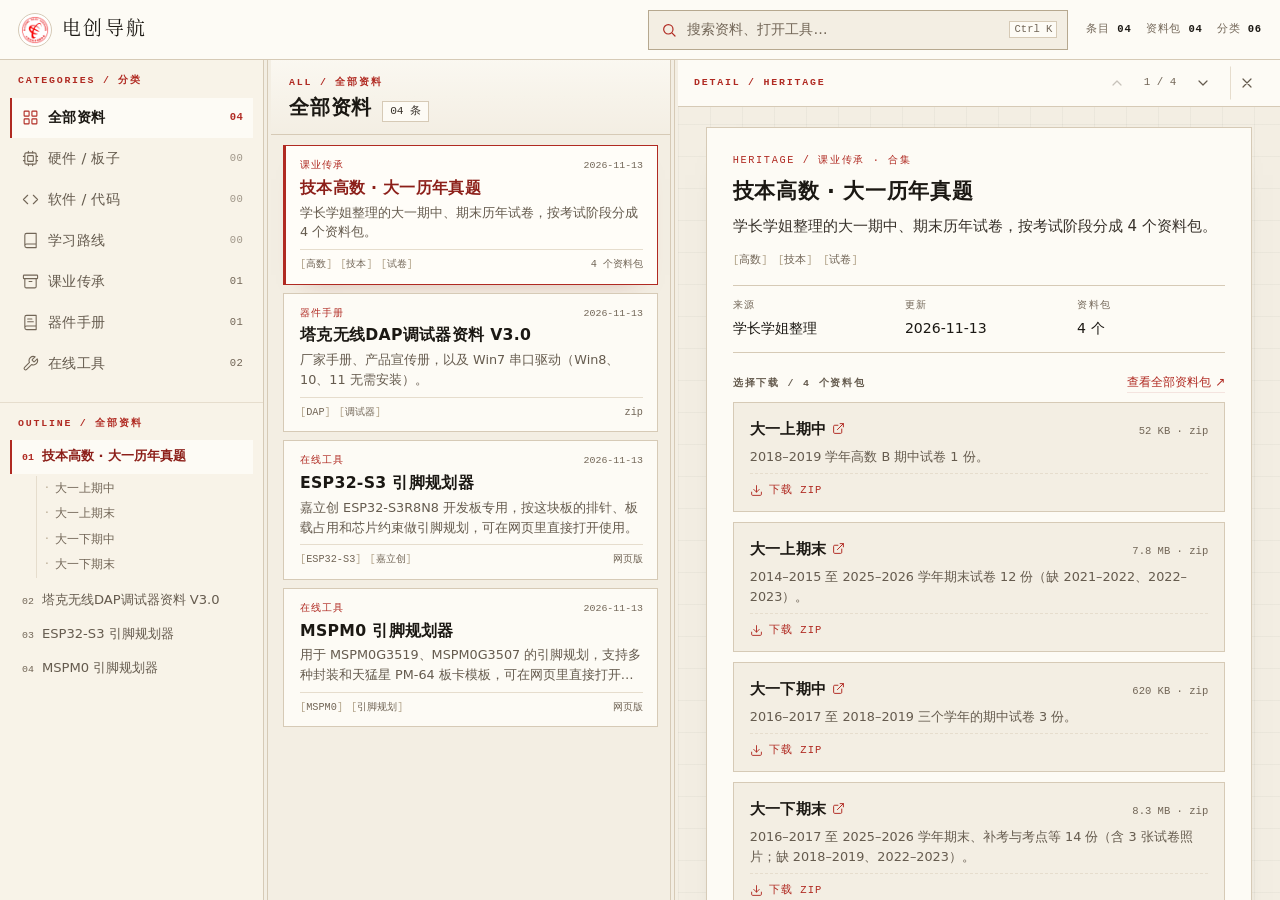
<file: previews/04-fused-workbench/index.html>
<!DOCTYPE html>
<html lang="zh-CN">
<head>
  <meta charset="utf-8">
  <meta name="viewport" content="width=device-width, initial-scale=1, viewport-fit=cover">
  <title>电创导航 · 融合工作台</title>
  <meta name="description" content="A/B 融合原型：三栏资料工作台 + 命令面板快速定位，宽屏详情双区排版。">
  <meta name="color-scheme" content="light">
  <meta name="theme-color" content="#f4efe4">
  <link rel="icon" href="assets/favicon.ico" sizes="32x32">
  <link rel="icon" type="image/png" href="assets/favicon.png" sizes="48x48">
  <link rel="apple-touch-icon" href="assets/apple-touch-icon.png">
  <link rel="stylesheet" href="workbench.css">
</head>
<body>
  <a class="skip-link" href="#results-title" id="skip-link">跳到资料列表</a>

  <svg class="icon-sprite" xmlns="http://www.w3.org/2000/svg" aria-hidden="true" focusable="false">
    <!-- Lucide icons (MIT) -->
    <symbol id="i-chip" viewBox="0 0 24 24" fill="none" stroke="currentColor" stroke-width="1.55" stroke-linecap="round" stroke-linejoin="round">
      <rect width="16" height="16" x="4" y="4" rx="2"/><rect width="8" height="8" x="8" y="8" rx="1"/>
      <path d="M9 2v2M15 2v2M9 20v2M15 20v2M2 9h2M2 15h2M20 9h2M20 15h2"/>
    </symbol>
    <symbol id="i-code" viewBox="0 0 24 24" fill="none" stroke="currentColor" stroke-width="1.55" stroke-linecap="round" stroke-linejoin="round">
      <path d="m16 18 6-6-6-6M8 6l-6 6 6 6"/>
    </symbol>
    <symbol id="i-book" viewBox="0 0 24 24" fill="none" stroke="currentColor" stroke-width="1.55" stroke-linecap="round" stroke-linejoin="round">
      <path d="M4 19.5v-15A2.5 2.5 0 0 1 6.5 2H20v20H6.5a2.5 2.5 0 0 1 0-5H20"/>
    </symbol>
    <symbol id="i-archive" viewBox="0 0 24 24" fill="none" stroke="currentColor" stroke-width="1.55" stroke-linecap="round" stroke-linejoin="round">
      <rect width="20" height="5" x="2" y="3" rx="1"/><path d="M4 8v11a2 2 0 0 0 2 2h12a2 2 0 0 0 2-2V8M10 12h4"/>
    </symbol>
    <symbol id="i-manual" viewBox="0 0 24 24" fill="none" stroke="currentColor" stroke-width="1.55" stroke-linecap="round" stroke-linejoin="round">
      <path d="M4 19.5v-15A2.5 2.5 0 0 1 6.5 2H20v20H6.5a2.5 2.5 0 0 1 0-5H20"/><path d="M8 7h6M8 11h8"/>
    </symbol>
    <symbol id="i-tool" viewBox="0 0 24 24" fill="none" stroke="currentColor" stroke-width="1.55" stroke-linecap="round" stroke-linejoin="round">
      <path d="M14.7 6.3a1 1 0 0 0 0 1.4l1.6 1.6a1 1 0 0 0 1.4 0l3.77-3.77a6 6 0 0 1-7.94 7.94l-6.91 6.91a2.12 2.12 0 0 1-3-3l6.91-6.91a6 6 0 0 1 7.94-7.94l-3.76 3.76z"/>
    </symbol>
    <symbol id="i-all" viewBox="0 0 24 24" fill="none" stroke="currentColor" stroke-width="1.55" stroke-linecap="round" stroke-linejoin="round">
      <rect width="7" height="7" x="3" y="3" rx="1"/><rect width="7" height="7" x="14" y="3" rx="1"/>
      <rect width="7" height="7" x="14" y="14" rx="1"/><rect width="7" height="7" x="3" y="14" rx="1"/>
    </symbol>
    <symbol id="i-search" viewBox="0 0 24 24" fill="none" stroke="currentColor" stroke-width="1.8" stroke-linecap="round" stroke-linejoin="round">
      <circle cx="11" cy="11" r="7"/><path d="m21 21-4.3-4.3"/>
    </symbol>
    <symbol id="i-back" viewBox="0 0 24 24" fill="none" stroke="currentColor" stroke-width="1.8" stroke-linecap="round" stroke-linejoin="round">
      <path d="m12 19-7-7 7-7M19 12H5"/>
    </symbol>
    <symbol id="i-close" viewBox="0 0 24 24" fill="none" stroke="currentColor" stroke-width="1.8" stroke-linecap="round" stroke-linejoin="round">
      <path d="M18 6 6 18M6 6l12 12"/>
    </symbol>
    <symbol id="i-ext" viewBox="0 0 24 24" fill="none" stroke="currentColor" stroke-width="1.8" stroke-linecap="round" stroke-linejoin="round">
      <path d="M15 3h6v6M10 14 21 3M18 13v6a2 2 0 0 1-2 2H5a2 2 0 0 1-2-2V8a2 2 0 0 1 2-2h6"/>
    </symbol>
    <symbol id="i-menu" viewBox="0 0 24 24" fill="none" stroke="currentColor" stroke-width="1.8" stroke-linecap="round" stroke-linejoin="round">
      <path d="M4 6h16M4 12h16M4 18h16"/>
    </symbol>
    <symbol id="i-up" viewBox="0 0 24 24" fill="none" stroke="currentColor" stroke-width="1.8" stroke-linecap="round" stroke-linejoin="round">
      <path d="m18 15-6-6-6 6"/>
    </symbol>
    <symbol id="i-down" viewBox="0 0 24 24" fill="none" stroke="currentColor" stroke-width="1.8" stroke-linecap="round" stroke-linejoin="round">
      <path d="m6 9 6 6 6-6"/>
    </symbol>
    <symbol id="i-download" viewBox="0 0 24 24" fill="none" stroke="currentColor" stroke-width="1.7" stroke-linecap="round" stroke-linejoin="round">
      <path d="M21 15v4a2 2 0 0 1-2 2H5a2 2 0 0 1-2-2v-4M7 10l5 5 5-5M12 15V3"/>
    </symbol>
    <symbol id="i-enter" viewBox="0 0 24 24" fill="none" stroke="currentColor" stroke-width="1.7" stroke-linecap="round" stroke-linejoin="round">
      <path d="M9 10 4 15l5 5M20 4v7a4 4 0 0 1-4 4H4"/>
    </symbol>
  </svg>

  <div class="app" id="app">
    <!-- ═══ 顶栏：品牌 + 搜索触发器（点击弹出命令面板） ═══ -->
    <header class="topbar">
      <button class="nav-toggle" id="nav-toggle" type="button" aria-haspopup="dialog" aria-expanded="false" aria-controls="sidebar">
        <svg class="ic" aria-hidden="true"><use href="#i-menu"/></svg>
        <span class="visually-hidden">打开分类目录</span>
      </button>
      <a class="brand" href="#/" id="brand-home" aria-label="电创导航，回到全部资料">
        <img src="assets/logo.png" width="34" height="34" alt="">
        <span class="brand-text">
          <b class="brand-name">电创导航</b>
        </span>
      </a>
      <div class="search-zone">
        <button class="palette-trigger" id="open-palette" type="button" aria-haspopup="dialog"
                aria-keyshortcuts="Control+K Meta+K /" title="打开命令面板（/ 或 Ctrl+K）">
          <svg class="ic" aria-hidden="true"><use href="#i-search"/></svg>
          <span class="trigger-label" id="trigger-label">搜索资料、打开工具…</span>
          <kbd class="trigger-kbd desktop-only" aria-hidden="true">Ctrl K</kbd>
        </button>
        <button class="query-clear" id="q-clear" type="button" aria-label="清除当前查询" title="清除当前查询" hidden>
          <svg class="ic" aria-hidden="true"><use href="#i-close"/></svg>
        </button>
      </div>
      <p class="top-stats" id="top-stats" aria-label="收录统计"></p>
    </header>

    <div class="workbench">
      <!-- ═══ 左栏：分类目录 + 当前结果目录 ═══ -->
      <aside class="sidebar" id="sidebar" aria-label="分类与资料目录">
        <div class="sidebar-head mobile-only">
          <span class="pane-kicker">INDEX / 目录</span>
          <button class="icon-btn" id="sidebar-close" type="button" aria-label="关闭目录">
            <svg class="ic" aria-hidden="true"><use href="#i-close"/></svg>
          </button>
        </div>
        <div class="sidebar-scroll">
          <nav class="cat-nav" aria-label="分类">
            <p class="pane-kicker desktop-only">CATEGORIES / 分类</p>
            <ul class="cat-list" id="cat-list"></ul>
          </nav>
          <section class="outline" id="outline" aria-label="当前结果的资料目录">
            <p class="pane-kicker" id="outline-kicker">OUTLINE / 目录</p>
            <div id="outline-body"></div>
          </section>
        </div>
      </aside>
      <div class="col-resizer" id="resize-left" role="separator" aria-orientation="vertical"
           aria-label="分类栏宽度分隔条（拖动调整，双击复位）" aria-valuemin="200" aria-valuemax="420" aria-valuenow="264"
           title="拖动调整分类栏宽度；双击复位"></div>
      <div class="scrim" id="scrim" hidden></div>

      <!-- ═══ 中栏：结果列表 ═══ -->
      <main class="results" id="results" aria-label="资料列表">
        <div class="results-head">
          <p class="pane-kicker" id="results-kicker">ALL / 全部资料</p>
          <div class="results-title-row">
            <h1 id="results-title" tabindex="-1">全部资料</h1>
            <span class="results-count" id="results-count"></span>
          </div>
          <p class="search-status" id="search-status" role="status" hidden></p>
        </div>
        <div class="results-scroll" id="results-scroll">
          <ul class="result-list" id="result-list" aria-label="资料条目"></ul>
          <div id="results-empty"></div>
        </div>
      </main>

      <div class="col-resizer" id="resize-mid" role="separator" aria-orientation="vertical"
           aria-label="列表栏宽度分隔条（拖动调整，双击复位）" aria-valuemin="280" aria-valuemax="560" aria-valuenow="400"
           title="拖动调整列表栏宽度；双击复位"></div>

      <!-- ═══ 右栏：当前资料详情（流式排版，宽屏双区） ═══ -->
      <section class="detail" id="detail" aria-label="资料详情">
        <div class="detail-bar">
          <button class="back-btn mobile-only" id="detail-back" type="button">
            <svg class="ic" aria-hidden="true"><use href="#i-back"/></svg>
            <span>返回列表</span>
          </button>
          <p class="pane-kicker desktop-only" id="detail-kicker">DETAIL / 详情</p>
          <div class="detail-bar-actions">
            <button class="step-btn" id="prev-item" type="button" aria-label="上一条资料" title="上一条（↑）">
              <svg class="ic" aria-hidden="true"><use href="#i-up"/></svg>
            </button>
            <span class="step-pos" id="step-pos" aria-live="polite"></span>
            <button class="step-btn" id="next-item" type="button" aria-label="下一条资料" title="下一条（↓）">
              <svg class="ic" aria-hidden="true"><use href="#i-down"/></svg>
            </button>
            <button class="icon-btn detail-close" id="detail-close" type="button" aria-label="关闭详情" title="关闭详情（Esc）">
              <svg class="ic" aria-hidden="true"><use href="#i-close"/></svg>
            </button>
          </div>
        </div>
        <div class="detail-scroll" id="detail-scroll">
          <article id="detail-body" aria-live="polite"></article>
        </div>
      </section>
    </div>
  </div>

  <!-- ═══ 命令面板：全局搜索 → 三栏定位 ═══ -->
  <div class="overlay" id="palette-overlay" hidden>
    <div class="palette" role="dialog" aria-modal="true" aria-labelledby="palette-title" id="palette">
      <h2 class="visually-hidden" id="palette-title">搜索与命令面板</h2>
      <div class="palette-input-row">
        <svg class="ic" aria-hidden="true"><use href="#i-search"/></svg>
        <input id="palette-input" type="text" placeholder="搜索名称、说明、标签或资料包…" autocomplete="off" spellcheck="false"
               role="combobox" aria-expanded="true" aria-controls="palette-list" aria-autocomplete="list" enterkeyhint="search">
        <button class="icon-btn palette-x" id="palette-close" type="button" aria-label="关闭命令面板（Esc）" title="关闭（Esc）">
          <svg class="ic" aria-hidden="true"><use href="#i-close"/></svg>
        </button>
      </div>
      <div class="palette-filters" id="palette-filters" role="group" aria-label="按分类筛选"></div>
      <ul class="palette-list" id="palette-list" role="listbox" aria-label="搜索结果"></ul>
      <p class="palette-empty" id="palette-empty" hidden></p>
      <div class="palette-foot" aria-hidden="true">
        <span><kbd>↑</kbd><kbd>↓</kbd> 选择</span>
        <span><kbd>Enter</kbd> 定位到工作台</span>
        <span><kbd>Ctrl</kbd>+<kbd>Enter</kbd> 直接打开</span>
        <span><kbd>Esc</kbd> 取消</span>
        <span class="foot-count" id="palette-count"></span>
      </div>
    </div>
  </div>

  <p class="toast" id="toast" role="status" aria-live="polite" hidden></p>

  <noscript><p class="noscript-note">本原型由 JavaScript 渲染，请启用后再查看。</p></noscript>

  <script src="links-data.js"></script>
  <script src="workbench.js"></script>
</body>
</html>
</file>
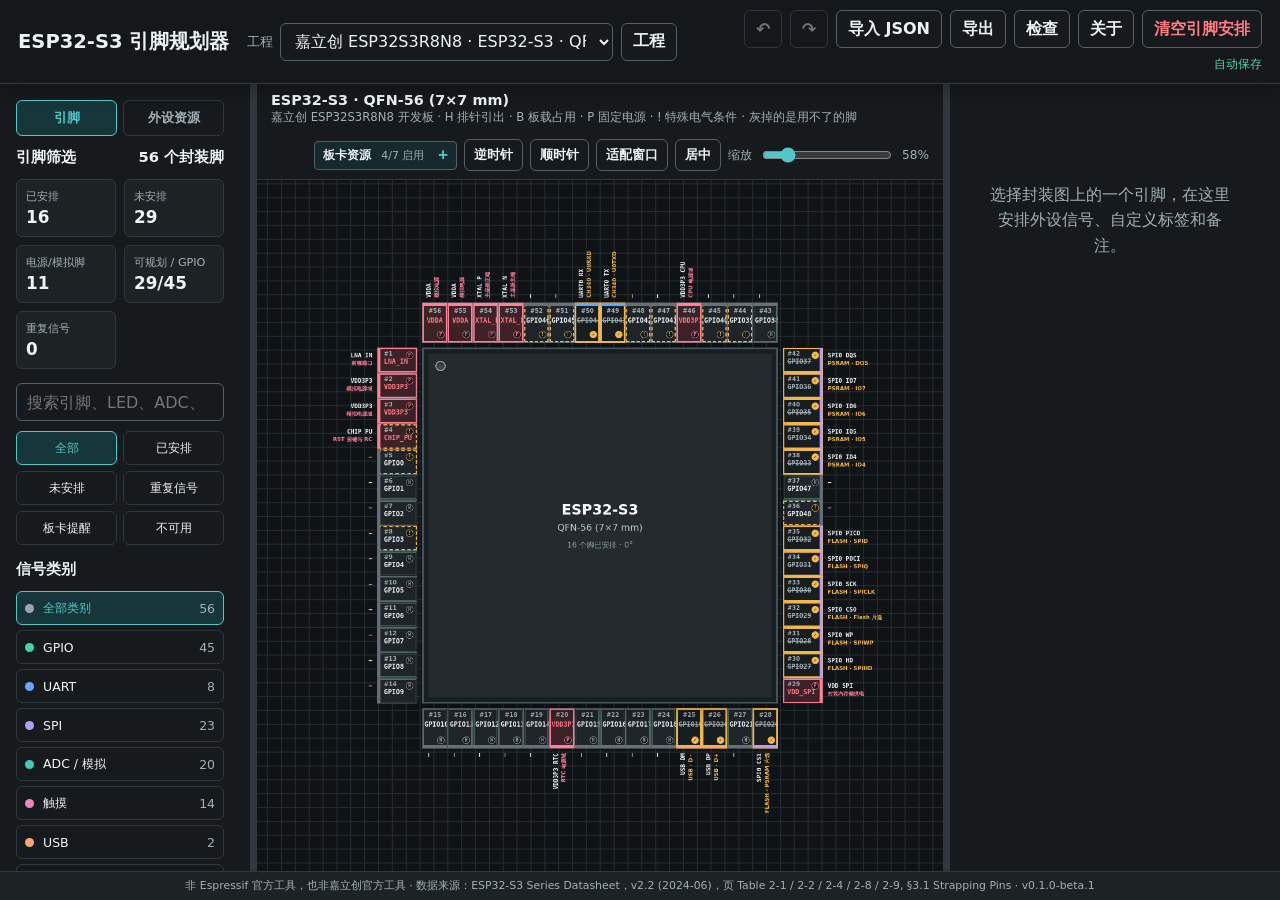
<file: tools/esp32s3-pin-planner.html>
<!doctype html>
<html lang="zh-CN">
<head>
  <meta charset="utf-8">
  <meta name="viewport" content="width=device-width, initial-scale=1">
  <meta name="color-scheme" content="dark">
  <meta name="theme-color" content="#0d1012">
  <title>ESP32-S3 引脚规划器</title>
  <style>
    :root {
      color-scheme: dark;
      --bg: #0d1012;
      --surface: #161a1d;
      --surface-soft: #1d2225;
      --surface-raised: #242a2e;
      --line: #30383d;
      --line-strong: #526067;
      --text: #edf2f4;
      --muted: #a2b0b6;
      --primary: #52c7c9;
      --primary-soft: #163639;
      --primary-ink: #081719;
      --danger: #ff7b84;
      --danger-soft: #3d2227;
      --warning: #f2b84b;
      --warning-soft: #3b301c;
      --success: #59d19f;
      --success-soft: #18372c;
      --info-line: #3e747c;
      --info-bg: #172f33;
      --info-text: #dcebed;
      --pin-unassigned: #657078;
      --pin-gpio: #45d4a3;
      --pin-uart: #62a8ff;
      --pin-i2c: #36c9de;
      --pin-spi: #b69af7;
      --pin-i2s: #9fb8ff;
      --pin-can: #ff7f79;
      --pin-timer: #f5c34f;
      --pin-adc: #42cbbd;
      --pin-touch: #ed86bd;
      --pin-usb: #ffa46b;
      --pin-clock: #4cbde7;
      --pin-debug: #8c9dff;
      --pin-sdmmc: #c99af1;
      --pin-lcd: #7fd4a8;
      --pin-system: #f0a940;
      --pin-power: #ff8099;
      --pin-other: #b5ada7;
      --shadow: 0 14px 36px rgba(0, 0, 0, 0.38);
      --radius: 8px;
      --canvas: #0f1315;
      --canvas-grid: #252c30;
      --chip: #242a2e;
      --chip-inset: #191e21;
      --left-panel-width: 250px;
      --resource-detail-width: 0px;
      --left-region-width: 250px;
      --right-panel-width: 330px;
    }

    * { box-sizing: border-box; }

    * {
      scrollbar-color: var(--line-strong) var(--surface-soft);
      scrollbar-width: thin;
    }

    *::-webkit-scrollbar { width: 10px; height: 10px; }
    *::-webkit-scrollbar-track { background: var(--surface-soft); }
    *::-webkit-scrollbar-thumb { border: 2px solid var(--surface-soft); border-radius: 6px; background: var(--line-strong); }
    *::-webkit-scrollbar-thumb:hover { background: var(--primary); }

    html, body {
      min-width: 320px;
      width: 100%;
      height: 100%;
      margin: 0;
      overflow: hidden;
      background: var(--bg);
      color: var(--text);
      font-family: "Segoe UI", "Microsoft YaHei", system-ui, -apple-system, sans-serif;
      letter-spacing: 0;
    }

    button, input, select, textarea { font: inherit; letter-spacing: 0; }
    button { cursor: pointer; }

    .app {
      width: 100%;
      height: 100vh;
      min-height: 0;
      display: flex;
      flex-direction: column;
      overflow: hidden;
    }

    .topbar {
      position: sticky;
      top: 0;
      z-index: 20;
      display: flex;
      align-items: center;
      gap: 14px;
      min-height: 58px;
      padding: 10px 18px;
      border-bottom: 1px solid var(--line);
      background: color-mix(in srgb, var(--surface) 96%, transparent);
      box-shadow: 0 4px 18px rgba(0, 0, 0, 0.28);
      backdrop-filter: blur(8px);
    }

    .brand {
      flex: 0 0 215px;
      min-width: 0;
    }

    .brand h1 {
      margin: 0;
      font-size: 1.22rem;
      line-height: 1.2;
      white-space: nowrap;
    }

    .project-control {
      display: flex;
      flex: 1 1 440px;
      align-items: center;
      justify-content: flex-start;
      gap: 8px;
      min-width: 175px;
      max-width: 440px;
      margin-left: clamp(0px, calc(12.5vw - 160px), 96px);
    }

    .select-control {
      display: flex;
      align-items: center;
      gap: 7px;
      min-width: 0;
    }

    .select-control { flex: 1; }
    .select-control.project-select { flex: 1.25; }

    .project-control label {
      color: var(--muted);
      font-size: 0.82rem;
      white-space: nowrap;
    }

    select, input[type="text"], input[type="search"], textarea {
      width: 100%;
      border: 1px solid var(--line-strong);
      border-radius: 6px;
      color: var(--text);
      background: var(--surface);
      outline: none;
      transition: border-color 140ms ease, box-shadow 140ms ease;
    }

    select, input[type="text"], input[type="search"] {
      min-height: 38px;
      padding: 7px 10px;
    }

    textarea {
      min-height: 88px;
      padding: 9px 10px;
      resize: vertical;
      line-height: 1.5;
    }

    select:focus, input:focus, textarea:focus {
      border-color: var(--primary);
      box-shadow: 0 0 0 3px rgba(82, 199, 201, 0.17);
    }

    .toolbar {
      display: flex;
      flex: 0 1 auto;
      min-width: 0;
      margin-left: auto;
      align-items: center;
      justify-content: flex-end;
      gap: 8px;
      flex-wrap: wrap;
    }

    .menu-wrap { position: relative; }

    .dropdown-menu {
      position: absolute;
      top: calc(100% + 6px);
      right: 0;
      z-index: 60;
      display: grid;
      min-width: 190px;
      padding: 5px;
      border: 1px solid var(--line-strong);
      border-radius: 6px;
      background: var(--surface);
      box-shadow: var(--shadow);
    }

    .dropdown-menu button {
      min-height: 34px;
      padding: 7px 9px;
      border: 0;
      border-radius: 4px;
      color: var(--text);
      background: transparent;
      text-align: left;
      font-size: 0.78rem;
    }

    .dropdown-menu button:hover { color: var(--primary); background: var(--primary-soft); }
    .dropdown-menu button.danger { color: var(--danger); }

    .icon-btn {
      width: 38px;
      min-width: 38px;
      padding: 0;
      font-size: 1.08rem;
    }

    .btn:disabled { cursor: not-allowed; opacity: 0.42; transform: none; }

    .btn {
      min-height: 38px;
      padding: 7px 11px;
      border: 1px solid var(--line-strong);
      border-radius: 6px;
      color: var(--text);
      background: var(--surface);
      font-weight: 650;
      transition: background 140ms ease, border-color 140ms ease, transform 140ms ease;
    }

    .btn:hover { border-color: var(--primary); background: var(--surface-soft); }
    .btn:active { transform: translateY(1px); }
    .btn.primary { border-color: var(--primary); color: var(--primary-ink); background: var(--primary); }
    .btn.primary:hover { background: #3eadaf; }
    .btn.danger { color: var(--danger); }
    .btn.small { min-height: 32px; padding: 5px 9px; font-size: 0.8rem; }

    .save-state {
      min-width: 58px;
      color: var(--success);
      font-size: 0.76rem;
      text-align: right;
    }

    .workspace {
      flex: 1;
      display: grid;
      grid-template-columns: var(--left-region-width) 7px minmax(360px, 1fr) 7px var(--right-panel-width);
      min-height: 0;
      overflow: hidden;
    }

    .left-region {
      grid-column: 1;
      display: grid;
      grid-template-columns: var(--left-panel-width) var(--resource-detail-width);
      min-width: 0;
      min-height: 0;
      overflow: hidden;
      background: var(--surface);
    }

    .sidebar, .resource-detail, .inspector {
      min-width: 0;
      min-height: 0;
      overflow-y: auto;
      overscroll-behavior: contain;
      padding: 16px;
      background: var(--surface);
      scrollbar-gutter: stable;
    }

    .sidebar { overflow-anchor: none; }
    .center { grid-column: 3; }
    .inspector { grid-column: 5; }

    .panel-resizer {
      position: relative;
      z-index: 8;
      min-width: 7px;
      background: var(--line);
      cursor: col-resize;
      touch-action: none;
      transition: background 120ms ease;
    }

    .panel-resizer:hover, .panel-resizer.dragging { background: var(--primary); }
    .panel-resizer.left { grid-column: 2; }
    .panel-resizer.right { grid-column: 4; }
    .panel-resizer::after { content: ""; position: absolute; inset: 0 -3px; }

    .panel-title {
      display: flex;
      align-items: center;
      justify-content: space-between;
      gap: 8px;
      margin: 0 0 12px;
      font-size: 0.92rem;
    }

    .stats-grid {
      display: grid;
      grid-template-columns: repeat(2, minmax(0, 1fr));
      gap: 8px;
      margin-bottom: 14px;
    }

    .stat {
      padding: 9px;
      border: 1px solid var(--line);
      border-radius: 6px;
      background: var(--surface-soft);
    }

    .stat span { display: block; color: var(--muted); font-size: 0.7rem; }
    .stat strong { display: block; margin-top: 3px; font-size: 1.05rem; }

    .filter-tabs {
      display: grid;
      grid-template-columns: repeat(2, minmax(0, 1fr));
      gap: 6px;
      margin: 10px 0 15px;
    }

    .sidebar-view-tabs {
      display: grid;
      grid-template-columns: repeat(2, minmax(0, 1fr));
      gap: 6px;
      margin-bottom: 12px;
    }

    .sidebar-view-btn {
      min-height: 36px;
      border: 1px solid var(--line);
      border-radius: 6px;
      color: var(--muted);
      background: var(--surface);
      font-size: 0.8rem;
      font-weight: 700;
    }

    .sidebar-view-btn.active {
      border-color: var(--primary);
      color: var(--primary);
      background: var(--primary-soft);
    }

    .filter-btn, .category-btn {
      border: 1px solid var(--line);
      border-radius: 6px;
      color: var(--text);
      background: var(--surface);
    }

    .filter-btn {
      min-height: 34px;
      padding: 5px 7px;
      font-size: 0.78rem;
    }

    .filter-btn.active, .category-btn.active {
      border-color: var(--primary);
      color: var(--primary);
      background: var(--primary-soft);
    }

    .category-list {
      display: grid;
      gap: 5px;
    }

    .category-btn {
      display: grid;
      grid-template-columns: 10px minmax(0, 1fr) auto;
      align-items: center;
      gap: 8px;
      min-height: 34px;
      padding: 6px 8px;
      text-align: left;
      font-size: 0.78rem;
    }

    .category-dot {
      width: 9px;
      height: 9px;
      border-radius: 50%;
      background: var(--category-color);
    }

    .category-count { color: var(--muted); font-variant-numeric: tabular-nums; }

    .resource-summary {
      margin-bottom: 10px;
      color: var(--muted);
      font-size: 0.72rem;
      line-height: 1.5;
    }

    .resource-list {
      display: grid;
      gap: 7px;
      overflow-anchor: none;
      padding-right: 2px;
    }

    .resource-group {
      border-bottom: 1px solid var(--line);
      padding-bottom: 7px;
    }

    .resource-group:last-child { border-bottom: 0; }

    .resource-group-title, .resource-instance, .resource-signal {
      width: 100%;
      border: 0;
      color: var(--text);
      background: transparent;
      text-align: left;
    }

    .resource-group-title {
      display: flex;
      align-items: center;
      justify-content: space-between;
      gap: 8px;
      min-height: 34px;
      padding: 5px 4px;
      font-size: 0.8rem;
      font-weight: 750;
    }

    .resource-group-title span:last-child,
    .resource-instance-meta,
    .resource-signal-meta {
      color: var(--muted);
      font-size: 0.68rem;
      font-weight: 500;
    }

    .resource-instances { display: grid; gap: 3px; }

    .resource-instance {
      display: grid;
      grid-template-columns: minmax(0, 1fr) auto;
      gap: 8px;
      min-height: 32px;
      padding: 6px 7px 6px 13px;
      border-radius: 5px;
      font-family: Consolas, monospace;
      font-size: 0.76rem;
    }

    .resource-instance:hover, .resource-signal:hover { background: var(--surface-soft); }
    .resource-instance.active, .resource-signal.active { color: var(--primary); background: var(--primary-soft); }
    .resource-instance-feature { color: var(--warning); font-family: "Segoe UI", "Microsoft YaHei", sans-serif; font-size: 0.65rem; }

    .resource-detail {
      border-left: 1px solid var(--line-strong);
      overflow-anchor: none;
      box-shadow: inset 8px 0 18px rgba(0, 0, 0, 0.12);
    }

    .resource-detail-header {
      display: flex;
      align-items: center;
      justify-content: space-between;
      gap: 10px;
      margin-bottom: 7px;
    }

    .resource-detail-title { min-width: 0; margin: 0; font-size: 0.9rem; }
    .resource-detail-close { flex: 0 0 auto; }
    .resource-detail-note { margin: 0 0 12px; color: var(--muted); font-size: 0.71rem; line-height: 1.5; }
    .resource-signals { display: grid; gap: 5px; }

    .resource-signal {
      display: grid;
      grid-template-columns: minmax(0, 1fr) auto;
      gap: 6px;
      min-height: 34px;
      padding: 6px 7px;
      border: 1px solid transparent;
      border-radius: 5px;
      font-size: 0.73rem;
    }

    .resource-signal.active { border-color: var(--primary); }
    .resource-signal-role { display: block; color: var(--muted); font-size: 0.65rem; }
    .resource-signal-name { display: block; margin-top: 1px; font-family: Consolas, monospace; font-weight: 700; }
    .resource-empty { padding: 18px 4px; color: var(--muted); font-size: 0.76rem; line-height: 1.6; text-align: center; }

    .center {
      min-width: 0;
      min-height: 0;
      overflow: hidden;
      display: flex;
      flex-direction: column;
      background: var(--canvas);
    }

    .canvas-toolbar {
      position: relative;
      z-index: 4;
      display: flex;
      flex-wrap: wrap;
      align-items: center;
      justify-content: space-between;
      gap: 14px;
      min-height: 52px;
      padding: 8px 14px;
      border-bottom: 1px solid var(--line);
      background: var(--surface);
    }

    .canvas-title {
      min-width: 0;
      flex: 1 1 220px;
    }

    .canvas-title strong { display: block; font-size: 0.9rem; }
    .canvas-title span { display: block; margin-top: 2px; color: var(--muted); font-size: 0.73rem; }

    .zoom-control {
      display: flex;
      align-items: center;
      gap: 8px;
      color: var(--muted);
      font-size: 0.76rem;
      white-space: nowrap;
    }

    .zoom-control input { width: 130px; accent-color: var(--primary); }

    .canvas-actions { display: flex; flex: 1 1 430px; min-width: 0; align-items: center; gap: 7px; flex-wrap: nowrap; justify-content: flex-end; }

    .board-hardware-panel {
      position: relative;
      flex: 0 0 auto;
      border: 0;
      background: transparent;
    }

    .board-hardware-panel > summary {
      display: flex;
      align-items: center;
      justify-content: space-between;
      gap: 14px;
      min-height: 28px;
      padding: 5px 8px;
      border: 1px solid var(--line-strong);
      border-radius: 4px;
      background: color-mix(in srgb, var(--primary-soft) 54%, var(--surface));
      cursor: pointer;
      list-style: none;
    }

    .board-hardware-panel > summary::-webkit-details-marker { display: none; }
    .board-hardware-heading { display: flex; min-width: 0; align-items: baseline; gap: 10px; }
    .board-hardware-heading strong { font-size: 0.78rem; }
    .board-hardware-heading span { color: var(--muted); font-size: 0.68rem; }
    .board-hardware-panel > summary::after { content: "+"; color: var(--primary); font: 800 1rem/1 Consolas, monospace; }
    .board-hardware-panel[open] > summary::after { content: "−"; }

    .board-hardware-body {
      position: absolute;
      top: calc(100% + 7px);
      right: 0;
      z-index: 10;
      width: min(440px, calc(100vw - 48px));
      max-height: min(620px, calc(100vh - 170px));
      overflow: auto;
      padding: 0 14px 12px;
      border: 1px solid var(--line-strong);
      border-radius: 5px;
      background: color-mix(in srgb, var(--primary-soft) 54%, var(--surface));
      box-shadow: 0 16px 38px rgba(0, 0, 0, 0.34);
    }

    .board-hardware-note { margin: 9px 0; color: var(--muted); font-size: 0.68rem; line-height: 1.45; }
    .board-resource-controls { display: grid; grid-template-columns: minmax(0, 1fr); }
    .board-resource-row { display: grid; grid-template-columns: 34px minmax(0, 1fr) auto; grid-template-rows: auto auto; align-items: center; column-gap: 10px; min-height: 54px; padding: 5px 2px; border-top: 1px solid var(--line); cursor: pointer; }
    .board-resource-row.warning { box-shadow: inset 3px 0 var(--warning); }
    .board-resource-toggle { position: relative; grid-row: 1 / 3; width: 34px; height: 18px; margin: 0; appearance: none; border: 1px solid var(--line-strong); border-radius: 10px; background: var(--surface); transition: border-color 120ms ease, background 120ms ease; }
    .board-resource-toggle::after { content: ""; position: absolute; top: 2px; left: 2px; width: 12px; height: 12px; border-radius: 50%; background: var(--muted); transition: transform 120ms ease, background 120ms ease; }
    .board-resource-toggle:checked { border-color: var(--primary); background: var(--primary-soft); }
    .board-resource-toggle:checked::after { transform: translateX(16px); background: var(--primary); }
    .board-resource-toggle:disabled { cursor: not-allowed; opacity: .42; }
    .board-resource-copy { grid-column: 2; grid-row: 1 / 3; min-width: 0; }
    .board-resource-copy strong { display: block; font-size: 0.73rem; }
    .board-resource-copy span { display: block; margin-top: 2px; overflow: hidden; color: var(--muted); font: 600 0.63rem/1.3 Consolas, monospace; text-overflow: ellipsis; white-space: nowrap; }
    .board-resource-state { grid-column: 3; grid-row: 1 / 3; color: var(--muted); font-size: 0.62rem; font-weight: 750; white-space: nowrap; }
    .board-resource-row.enabled .board-resource-state { color: var(--success); }
    .board-resource-row.warning .board-resource-state { color: var(--warning); }
    .board-shared-note { margin: 9px 0 0; padding: 8px 10px; border-left: 3px solid var(--primary); color: var(--info-text); background: var(--info-bg); font-size: 0.68rem; line-height: 1.45; }
    .board-fixed-heading { margin: 12px 0 5px; color: var(--muted); font-size: 0.68rem; }
    .board-fixed-list { display: grid; grid-template-columns: minmax(0, 1fr); border-top: 1px solid var(--line); }
    .board-fixed-row { min-width: 0; padding: 7px 0; border-bottom: 1px solid var(--line); }
    .board-fixed-row strong { display: block; font-size: 0.68rem; }
    .board-fixed-row span { display: block; margin-top: 2px; color: var(--muted); font-size: 0.63rem; line-height: 1.4; }

    .canvas-scroller {
      position: relative;
      flex: 1;
      min-height: 0;
      overflow: hidden;
      overscroll-behavior: contain;
      background-color: var(--canvas);
      background-image: linear-gradient(var(--canvas-grid) 1px, transparent 1px), linear-gradient(90deg, var(--canvas-grid) 1px, transparent 1px);
      background-size: 24px 24px;
      cursor: default;
      touch-action: none;
      user-select: none;
    }

    .canvas-scroller.panning { cursor: grabbing; }

    .stage-scale {
      position: absolute;
      top: 0;
      left: 0;
      width: max-content;
      height: max-content;
      transform-origin: top left;
      will-change: transform;
    }

    .package-stage {
      --step: 44px;
      --core-size: calc(var(--side-count) * var(--step));
      display: grid;
      grid-template-columns: 218px var(--core-size) 218px;
      grid-template-rows: 210px var(--core-size) 210px;
      gap: 8px;
      width: max-content;
      padding: 18px;
    }

    .side { display: grid; gap: 0; }
    .side.top { grid-column: 2; grid-row: 1; grid-template-columns: repeat(var(--side-count), var(--step)); }
    .side.bottom { grid-column: 2; grid-row: 3; grid-template-columns: repeat(var(--side-count), var(--step)); }
    .side.left { grid-column: 1; grid-row: 2; grid-template-rows: repeat(var(--side-count), var(--step)); }
    .side.right { grid-column: 3; grid-row: 2; grid-template-rows: repeat(var(--side-count), var(--step)); }

    .chip-core {
      position: relative;
      grid-column: 2;
      grid-row: 2;
      display: grid;
      place-items: center;
      border: 3px solid #455660;
      background: var(--chip);
      color: #fff;
      box-shadow: inset 0 0 0 8px var(--chip-inset), 0 14px 36px rgba(0, 0, 0, 0.24);
    }

    .chip-label { text-align: center; }
    .chip-label strong { display: block; font-size: 1.55rem; }
    .chip-label span { display: block; margin-top: 7px; color: #b9c8d0; }
    .chip-label small { display: block; margin-top: 12px; color: #8fa3ae; }

    .pin-one-marker {
      position: absolute;
      top: 20px;
      left: 20px;
      width: 18px;
      height: 18px;
      border: 2px solid rgba(255, 255, 255, 0.52);
      border-radius: 50%;
      background: rgba(255, 255, 255, 0.15);
      box-shadow: inset 0 2px 4px rgba(0, 0, 0, 0.55), 0 0 0 1px rgba(0, 0, 0, 0.3);
    }

    .package-stage[data-rotation="90"] .pin-one-marker { right: 20px; left: auto; }
    .package-stage[data-rotation="180"] .pin-one-marker { right: 20px; bottom: 20px; left: auto; top: auto; }
    .package-stage[data-rotation="270"] .pin-one-marker { bottom: 20px; top: auto; }

    .pin-button {
      position: relative;
      display: grid;
      overflow: visible;
      border: 0;
      color: var(--text);
      background: transparent;
      text-align: left;
      transition: opacity 130ms ease;
    }

    .pin-pad {
      position: absolute;
      overflow: hidden;
      border: 1px solid #9eacb5;
      background: var(--surface);
      border-color: color-mix(in srgb, var(--pin-color, var(--pin-unassigned)) 42%, var(--line-strong));
      background: color-mix(in srgb, var(--pin-color, var(--pin-unassigned)) 13%, var(--surface));
      transition: border-color 130ms ease, box-shadow 130ms ease, background 130ms ease;
    }

    .pin-pad::before { content: ""; position: absolute; background: var(--pin-color, #9aa7af); }

    .pin-button.board-header .pin-pad { outline: 1px solid #4f7a65; outline-offset: -3px; }
    .pin-button.board-occupied .pin-pad { outline: 2px solid var(--warning); outline-offset: -3px; }
    .pin-button.board-special .pin-pad { outline: 2px dashed var(--warning); outline-offset: -3px; }
    .pin-button.board-unexposed .pin-pad { outline: 2px dashed #687782; outline-offset: -3px; }
    .pin-button.board-fixed .pin-pad { outline: 2px solid var(--pin-power); outline-offset: -3px; }
    .pin-button.board-resource-active .pin-pad { outline: 3px solid var(--warning); outline-offset: -3px; }

    .board-pin-marker {
      position: absolute;
      top: 6px;
      right: 6px;
      display: grid;
      width: 13px;
      height: 13px;
      place-items: center;
      border: 1px solid currentColor;
      border-radius: 50%;
      color: var(--muted);
      background: var(--surface);
      font: 700 8px/1 Consolas, monospace;
      pointer-events: none;
    }

    .board-occupied .board-pin-marker { color: var(--warning); }
    .board-special .board-pin-marker { color: var(--warning); }
    .board-unexposed .board-pin-marker { color: #687782; }
    .board-fixed .board-pin-marker { color: var(--pin-power); }
    .board-resource-active .board-pin-marker { border-color: var(--warning); color: #101719; background: var(--warning); }
    .side.top .board-pin-marker, .side.bottom .board-pin-marker {
      top: auto;
      right: 4px;
      bottom: 7px;
    }

    .pin-external-label {
      min-width: 0;
      color: var(--text);
      font-size: 0.65rem;
      line-height: 1.2;
      pointer-events: none;
    }

    .pin-function-label { display: block; overflow: hidden; font-family: Consolas, monospace; font-weight: 700; text-overflow: ellipsis; white-space: nowrap; }
    .pin-board-label { display: block; margin-top: 2px; overflow: hidden; color: var(--warning); font-size: 0.59rem; font-weight: 750; text-overflow: ellipsis; white-space: nowrap; }
    .pin-board-label[data-resource="h8-lcd"] { color: var(--primary); }
    .pin-board-label[data-resource="ch340-uart"], .pin-board-label[data-resource="swd-debug"] { color: var(--pin-uart); }
    .pin-board-label[data-resource="user-button"], .pin-board-label[data-resource="user-led"] { color: var(--success); }
    .pin-board-label[data-resource="bsl-button"], .pin-board-label[data-resource="nrst-reset"] { color: var(--pin-system); }
    .pin-board-label.board-fixed-label { color: var(--pin-power); }
    .pin-custom-label { display: block; margin-top: 2px; overflow: hidden; color: var(--primary); text-overflow: ellipsis; white-space: nowrap; }

    .side.left .pin-button, .side.right .pin-button {
      width: 218px;
      height: var(--step);
    }

    .side.left .pin-pad, .side.right .pin-pad { top: 0; width: 70px; height: var(--step); }
    .side.left .pin-pad { padding: 4px 7px 4px 11px; }
    .side.right .pin-pad { padding: 4px 11px 4px 7px; }
    .side.left .pin-pad { right: 0; }
    .side.right .pin-pad { left: 0; }
    .side.left .pin-pad::before, .side.right .pin-pad::before { top: 0; bottom: 0; width: 5px; }
    .side.left .pin-pad::before { left: 0; }
    .side.right .pin-pad::before { right: 0; }
    .side.left .pin-external-label, .side.right .pin-external-label { position: absolute; top: 7px; width: 138px; }
    .side.left .pin-external-label { right: 78px; text-align: right; }
    .side.right .pin-external-label { left: 78px; text-align: left; }

    .side.top .pin-button, .side.bottom .pin-button {
      width: var(--step);
      height: 210px;
      text-align: center;
    }

    .side.top .pin-pad, .side.bottom .pin-pad { left: 0; width: var(--step); height: 70px; }
    .side.top .pin-pad { padding: 8px 3px 5px; }
    .side.bottom .pin-pad { padding: 5px 3px 8px; }
    .side.top .pin-pad { bottom: 0; }
    .side.bottom .pin-pad { top: 0; }
    .side.top .pin-pad::before, .side.bottom .pin-pad::before { left: 0; right: 0; height: 5px; }
    .side.top .pin-pad::before { top: 0; }
    .side.bottom .pin-pad::before { bottom: 0; }
    .side.top .pin-external-label, .side.bottom .pin-external-label {
      position: absolute;
      left: 5px;
      width: 132px;
      transform: rotate(-90deg);
      transform-origin: left top;
      text-align: left;
    }
    .side.top .pin-external-label { top: 132px; }
    .side.bottom .pin-external-label {
      top: 210px;
      left: 5px;
      transform: rotate(-90deg);
      transform-origin: left top;
      text-align: right;
    }

    .pin-button:hover { z-index: 2; }
    .pin-button:hover .pin-pad { border-color: var(--primary); box-shadow: 0 0 0 2px rgba(23,107,135,.16); }
    .pin-button.selected { z-index: 3; }
    .pin-button.selected .pin-pad { border-color: var(--primary); background: var(--primary-soft); box-shadow: 0 0 0 3px rgba(23,107,135,.2); }
    .pin-button.dimmed { opacity: 0.2; }
    .pin-button.conflict .pin-pad { border-color: var(--danger); background: var(--danger-soft); }
    .pin-button.fixed { color: var(--danger); }
    .pin-button.fixed .pin-pad { background: var(--danger-soft); }
    .pin-button.blocked { color: var(--muted); }
    .pin-button.blocked .pin-pad { border-style: dashed; border-color: var(--line); background: color-mix(in srgb, var(--surface-soft) 70%, var(--bg)); }
    .pin-button.blocked .pin-name { text-decoration: line-through; }
    .pin-button.blocked:hover .pin-pad { border-color: var(--muted); box-shadow: none; }
    .pin-button.candidate .pin-pad { border-color: var(--success); background: var(--success-soft); box-shadow: 0 0 0 2px rgba(18,113,91,.2); }
    .pin-button.candidate .pin-external-label { color: var(--success); }
    .pin-button.candidate-occupied .pin-pad { border-color: var(--warning); background: var(--warning-soft); }

    .pin-number { display: block; color: var(--muted); font-size: 0.62rem; font-weight: 700; }
    .pin-name { display: block; margin-top: 1px; font-family: Consolas, monospace; font-size: 0.72rem; font-weight: 800; }
    .side.top .pin-name, .side.bottom .pin-name { margin-top: 4px; }

    .inspector-empty {
      display: grid;
      place-items: center;
      min-height: 240px;
      padding: 20px;
      color: var(--muted);
      text-align: center;
      line-height: 1.6;
    }

    .pin-heading {
      display: flex;
      align-items: flex-start;
      justify-content: space-between;
      gap: 10px;
      margin-bottom: 12px;
    }

    .pin-heading h2 { margin: 0; font-size: 1.08rem; }
    .pin-heading p { margin: 4px 0 0; color: var(--muted); font-size: 0.78rem; }

    .status-badge {
      padding: 4px 7px;
      border-radius: 999px;
      color: var(--primary);
      background: var(--primary-soft);
      font-size: 0.7rem;
      font-weight: 700;
      white-space: nowrap;
    }

    .detail-grid {
      display: grid;
      grid-template-columns: repeat(2, minmax(0, 1fr));
      gap: 7px;
      margin-bottom: 14px;
    }

    .detail {
      min-width: 0;
      padding: 7px 8px;
      border: 1px solid var(--line);
      border-radius: 6px;
      background: var(--surface-soft);
    }

    .detail span { display: block; color: var(--muted); font-size: 0.66rem; }
    .detail strong { display: block; margin-top: 3px; overflow-wrap: anywhere; font-size: 0.78rem; }

    .board-info {
      margin: 0 -16px 16px;
      padding: 13px 16px 14px;
      border-top: 1px solid var(--line);
      border-bottom: 1px solid var(--line);
      background: color-mix(in srgb, var(--surface-raised) 74%, var(--surface));
      box-shadow: inset 3px 0 var(--primary);
    }

    .board-info[data-status="occupied"] { box-shadow: inset 3px 0 var(--warning); }
    .board-info[data-status="special"] { box-shadow: inset 3px 0 var(--warning); }
    .board-info[data-status="unexposed"] { box-shadow: inset 3px 0 var(--muted); }
    .board-info[data-status="fixed"] { box-shadow: inset 3px 0 var(--pin-power); }
    .board-info-head { display: flex; align-items: flex-start; justify-content: space-between; gap: 10px; }
    .board-info-kicker { display: block; margin: 0 0 3px; color: var(--primary); font-size: 0.63rem; font-weight: 800; }
    .board-info-head strong { display: block; font-size: 0.84rem; line-height: 1.35; }
    .board-info-status { padding: 4px 6px; border: 1px solid var(--line-strong); border-radius: 4px; color: var(--warning); font-size: 0.64rem; font-weight: 750; white-space: nowrap; }
    .board-info[data-status="header"] .board-info-status { color: var(--primary); }
    .board-info[data-status="special"] .board-info-status { color: var(--warning); }
    .board-info[data-status="unexposed"] .board-info-status { color: var(--muted); }
    .board-info[data-status="fixed"] .board-info-status { color: var(--pin-power); }
    .board-info-meta { display: block; margin-top: 6px; color: var(--muted); font-size: 0.67rem; line-height: 1.45; }
    .board-route-list { margin-top: 10px; border-top: 1px solid var(--line); }
    .board-route { display: grid; grid-template-columns: 44px minmax(0, 1fr); align-items: center; gap: 9px; min-height: 42px; border-bottom: 1px solid var(--line); }
    .board-route-kind { padding: 4px 5px; border: 1px solid var(--line-strong); border-radius: 4px; color: var(--muted); font-size: 0.62rem; font-weight: 800; text-align: center; }
    .board-route-kind.enabled { border-color: var(--success); color: var(--success); }
    .board-route-kind.fixed { border-color: var(--primary); color: var(--primary); }
    .board-route strong { display: block; font-size: 0.74rem; }
    .board-route span:not(.board-route-kind) { display: block; margin-top: 2px; color: var(--muted); font: 700 0.66rem/1.3 Consolas, monospace; }
    .board-shared-note { margin-top: 10px; padding: 8px 9px; border-left: 3px solid var(--primary); color: var(--info-text); background: var(--info-bg); font-size: 0.7rem; line-height: 1.5; }
    .board-info-detail { margin: 9px 0 0; color: var(--muted); font-size: 0.7rem; line-height: 1.55; }

    .field { margin-top: 13px; }
    .field label { display: block; margin-bottom: 6px; color: var(--text); font-size: 0.78rem; font-weight: 700; }
    .field-hint { margin: 5px 0 0; color: var(--muted); font-size: 0.68rem; line-height: 1.45; }

    .function-info, .conflict-box, .fixed-box, .blocked-box {
      margin-top: 13px;
      padding: 10px;
      border-radius: 6px;
      font-size: 0.76rem;
      line-height: 1.55;
    }

    .function-info { border: 1px solid var(--info-line); color: var(--info-text); background: var(--info-bg); }
    .conflict-box { border: 1px solid color-mix(in srgb, var(--danger) 55%, var(--line)); color: var(--text); background: var(--danger-soft); }
    .fixed-box { border: 1px solid color-mix(in srgb, var(--warning) 55%, var(--line)); color: var(--text); background: var(--warning-soft); }
    .blocked-box { border: 1px solid var(--line-strong); color: var(--muted); background: var(--surface-soft); }

    .inspector-actions {
      display: flex;
      justify-content: flex-end;
      gap: 8px;
      margin-top: 14px;
      padding-top: 14px;
      border-top: 1px solid var(--line);
    }

    .source-footer {
      flex: none;
      padding: 7px 14px;
      border-top: 1px solid var(--line);
      color: var(--muted);
      background: var(--surface-soft);
      font-size: 0.68rem;
      text-align: center;
    }

    .modal {
      width: min(760px, calc(100vw - 48px));
      max-height: calc(100vh - 64px);
      padding: 0;
      overflow: hidden;
      border: 1px solid var(--line-strong);
      border-radius: 8px;
      color: var(--text);
      background: var(--surface);
      box-shadow: 0 24px 70px rgba(0, 0, 0, 0.28);
    }

    .modal::backdrop { background: rgba(10, 18, 22, 0.58); }
    .modal-shell { display: flex; max-height: calc(100vh - 64px); flex-direction: column; }
    .modal-header { display: flex; align-items: center; justify-content: space-between; gap: 12px; padding: 15px 18px; border-bottom: 1px solid var(--line); }
    .modal-header h2 { margin: 0; font-size: 1rem; }
    .modal-close { min-height: 32px; }
    .modal-body { overflow: auto; padding: 18px; }
    .modal-section + .modal-section { margin-top: 18px; }
    .modal-section h3 { margin: 0 0 8px; font-size: 0.86rem; }
    .modal-section p { margin: 6px 0; color: var(--muted); font-size: 0.78rem; line-height: 1.6; }
    .modal-section a { color: var(--primary); }

    .issue-summary { display: grid; grid-template-columns: repeat(3, minmax(0, 1fr)); gap: 8px; margin-bottom: 14px; }
    .issue-count { padding: 10px; border: 1px solid var(--line); border-radius: 6px; background: var(--surface-soft); }
    .issue-count span { display: block; color: var(--muted); font-size: 0.68rem; }
    .issue-count strong { display: block; margin-top: 3px; font-size: 1.1rem; }
    .issue-list { display: grid; gap: 7px; }
    .issue-item { padding: 10px 11px; border: 1px solid var(--line); border-left: 4px solid var(--info-line); border-radius: 6px; background: var(--surface-soft); }
    .issue-item.error { border-left-color: var(--danger); }
    .issue-item.warning { border-left-color: var(--warning); }
    .issue-item.info { border-left-color: var(--primary); }
    .issue-item strong { display: block; font-size: 0.79rem; }
    .issue-item span { display: block; margin-top: 3px; color: var(--muted); font-size: 0.72rem; line-height: 1.5; }
    .issue-empty { padding: 24px; color: var(--success); text-align: center; }

    .about-grid { display: grid; grid-template-columns: 130px minmax(0, 1fr); gap: 8px 14px; font-size: 0.78rem; }
    .about-grid dt { color: var(--muted); }
    .about-grid dd { margin: 0; overflow-wrap: anywhere; }
    .legal-notice { padding: 11px 12px; border: 1px solid var(--info-line); border-radius: 6px; color: var(--info-text); background: var(--info-bg); font-size: 0.76rem; line-height: 1.65; }

    .resource-health { margin-left: 5px; color: var(--success); font-family: "Segoe UI", "Microsoft YaHei", sans-serif; font-size: 0.64rem; }
    .resource-health.incomplete { color: var(--warning); }

    .print-report { display: none; }

    @media print {
      html, body { height: auto; overflow: visible; background: #fff; color: #111; }
      .app { display: none !important; }
      .print-report { display: block; padding: 12mm; font-family: "Segoe UI", "Microsoft YaHei", sans-serif; }
      .print-report h1 { margin: 0 0 4mm; font-size: 18pt; }
      .print-report h2 { margin: 7mm 0 2mm; font-size: 12pt; }
      .print-report p { margin: 1mm 0; font-size: 9pt; }
      .print-report table { width: 100%; border-collapse: collapse; font-size: 8pt; }
      .print-report th, .print-report td { padding: 1.5mm; border: 0.2mm solid #aaa; text-align: left; vertical-align: top; }
      .print-report th { background: #eee; }
      .print-report .print-warning { color: #8a4b00; }
    }

    .hidden { display: none !important; }

    @media (max-width: 1064px) {
      .workspace {
        grid-template-columns: var(--left-region-width) 7px minmax(360px, 1fr);
        grid-template-rows: minmax(520px, 1fr) auto;
        overflow-y: auto;
      }
      .left-region { grid-column: 1; grid-row: 1; }
      .panel-resizer.left { grid-column: 2; grid-row: 1; }
      .center { grid-column: 3; grid-row: 1; }
      .panel-resizer.right { display: none; }
      .inspector { grid-column: 1 / -1; grid-row: 2; min-height: 260px; border-top: 1px solid var(--line); border-left: 0; }
    }

    @media (max-width: 800px) {
      .topbar {
        position: static;
        flex-direction: column;
        align-items: stretch;
      }
      .brand { flex-basis: auto; }
      .project-control { width: 100%; max-width: none; min-width: 0; margin-left: 0; flex: none; }
      .toolbar { margin-left: 0; justify-content: flex-start; }
      .save-state { text-align: left; }
      .workspace { display: block; overflow-y: auto; }
      .left-region { display: block; }
      .sidebar, .resource-detail, .inspector { min-height: auto; border: 0; border-bottom: 1px solid var(--line); }
      .resource-detail { box-shadow: none; }
      .canvas-scroller { min-height: 520px; }
      .canvas-toolbar { align-items: flex-start; flex-direction: column; }
      .canvas-actions { width: 100%; justify-content: flex-start; }
      .zoom-control { width: 100%; }
      .zoom-control input { flex: 1; width: auto; }
      .resource-list { max-height: 420px; }
    }

    @media (prefers-reduced-motion: reduce) {
      *, *::before, *::after { transition-duration: 0.01ms !important; scroll-behavior: auto !important; }
    }
  </style>
</head>
<body>
  <div class="app">
    <header class="topbar">
      <div class="brand">
        <h1>ESP32-S3 引脚规划器</h1>
      </div>

      <div class="project-control">
        <div class="select-control project-select">
          <label for="projectSelect">工程</label>
          <select id="projectSelect" aria-label="选择工程"></select>
        </div>
        <div class="menu-wrap">
          <button class="btn" id="projectMenuBtn" type="button" aria-haspopup="true" aria-expanded="false">工程</button>
          <div class="dropdown-menu hidden" id="projectMenu" role="menu">
            <button type="button" data-project-action="new">新建工程</button>
            <button type="button" data-project-action="rename">重命名</button>
            <button type="button" data-project-action="duplicate">复制工程</button>
            <button class="hidden" type="button" data-project-action="restore-preset">恢复板卡初始配置</button>
            <button class="danger" type="button" data-project-action="delete">删除当前工程</button>
          </div>
        </div>
      </div>

      <div class="toolbar">
        <button class="btn icon-btn" id="undoBtn" type="button" title="撤销 Ctrl+Z" aria-label="撤销">↶</button>
        <button class="btn icon-btn" id="redoBtn" type="button" title="重做 Ctrl+Y" aria-label="重做">↷</button>
        <button class="btn" id="importBtn" type="button">导入 JSON</button>
        <div class="menu-wrap">
          <button class="btn" id="exportMenuBtn" type="button" aria-haspopup="true" aria-expanded="false">导出</button>
          <div class="dropdown-menu hidden" id="exportMenu" role="menu">
            <button type="button" data-export="json">当前工程 JSON</button>
            <button type="button" data-export="workspace">全部工程 JSON</button>
            <button type="button" data-export="csv">引脚 CSV</button>
            <button type="button" data-export="grouped">外设分组 CSV</button>
            <button type="button" data-export="connector">连接器对应表 CSV</button>
            <button type="button" data-export="kicad">KiCad 网络标签 CSV</button>
            <button type="button" data-export="print">打印 / 保存 PDF</button>
          </div>
        </div>
        <button class="btn" id="checkBtn" type="button">检查 <span id="checkBadge"></span></button>
        <button class="btn" id="aboutBtn" type="button">关于</button>
        <button class="btn danger" id="resetBtn" type="button">清空引脚安排</button>
        <span class="save-state" id="saveState">已保存</span>
      </div>
      <input class="hidden" id="importFile" type="file" accept="application/json,.json">
    </header>

    <main class="workspace" id="workspace">
      <div class="left-region" id="leftRegion">
        <aside class="sidebar">
          <div class="sidebar-view-tabs" id="sidebarViewTabs" aria-label="规划视图">
            <button class="sidebar-view-btn active" type="button" data-view="pins">引脚</button>
            <button class="sidebar-view-btn" type="button" data-view="resources">外设资源</button>
          </div>
          <h2 class="panel-title"><span id="sidebarTitle">引脚筛选</span><span id="packagePinCount"></span></h2>
          <div class="stats-grid">
            <div class="stat"><span>已安排</span><strong id="assignedCount">0</strong></div>
            <div class="stat"><span>未安排</span><strong id="unassignedCount">0</strong></div>
            <div class="stat"><span>电源/模拟脚</span><strong id="fixedCount">0</strong></div>
            <div class="stat"><span>可规划 / GPIO</span><strong id="usableCount">0</strong></div>
            <div class="stat"><span>重复信号</span><strong id="conflictCount">0</strong></div>
          </div>

          <input id="searchInput" type="search" placeholder="搜索引脚、LED、ADC、J1-4 或外设" aria-label="搜索引脚、板卡连接和外设">

          <div id="pinPanel">
            <div class="filter-tabs" id="filterTabs" aria-label="引脚状态筛选">
              <button class="filter-btn active" type="button" data-filter="all">全部</button>
              <button class="filter-btn" type="button" data-filter="assigned">已安排</button>
              <button class="filter-btn" type="button" data-filter="unassigned">未安排</button>
              <button class="filter-btn" type="button" data-filter="conflict">重复信号</button>
              <button class="filter-btn" type="button" data-filter="board">板卡提醒</button>
              <button class="filter-btn" type="button" data-filter="unusable">不可用</button>
            </div>

            <h2 class="panel-title">信号类别</h2>
            <div class="category-list" id="categoryList"></div>
          </div>

          <div id="resourcePanel" class="hidden">
            <p class="resource-summary" id="resourceSummary"></p>
            <div class="resource-list" id="resourceList"></div>
          </div>
        </aside>

        <aside class="resource-detail hidden" id="resourceDetail" aria-label="外设信号选择">
          <div class="resource-detail-header">
            <h3 class="resource-detail-title" id="resourceDetailTitle"></h3>
            <button class="btn small resource-detail-close" id="resourceDetailClose" type="button" aria-label="关闭外设信号选择">关闭</button>
          </div>
          <p class="resource-detail-note" id="resourceDetailNote"></p>
          <div class="resource-signals" id="resourceSignals"></div>
        </aside>
      </div>

      <div class="panel-resizer left" id="leftResizer" role="separator" aria-label="调整左侧菜单宽度" aria-orientation="vertical"></div>

      <section class="center">
        <div class="canvas-toolbar">
          <div class="canvas-title">
            <strong id="canvasTitle">ESP32-S3 · QFN-56</strong>
            <span id="canvasSubtitle">点击封装四周的引脚进行安排</span>
          </div>
          <div class="canvas-actions">
            <details class="board-hardware-panel hidden" id="boardHardwarePanel">
              <summary>
                <span class="board-hardware-heading"><strong>板卡资源</strong><span id="boardHardwareSummary"></span></span>
              </summary>
              <div class="board-hardware-body">
                <p class="board-hardware-note" id="boardHardwareNote"></p>
                <div class="board-resource-controls" id="boardResourceControls"></div>
                <div class="board-shared-note hidden" id="boardSharedNote"></div>
                <h3 class="board-fixed-heading">固定硬件与电气限制</h3>
                <div class="board-fixed-list" id="boardFixedHardwareList"></div>
              </div>
            </details>
            <button class="btn small" id="rotateCcwBtn" type="button" aria-label="芯片逆时针旋转 90 度">逆时针</button>
            <button class="btn small" id="rotateCwBtn" type="button" aria-label="芯片顺时针旋转 90 度">顺时针</button>
            <button class="btn small" id="fitViewBtn" type="button">适配窗口</button>
            <button class="btn small" id="centerViewBtn" type="button">居中</button>
            <label class="zoom-control">缩放
              <input id="zoomSlider" type="range" min="35" max="180" step="1" value="80">
              <span id="zoomValue">80%</span>
            </label>
          </div>
        </div>

        <div class="canvas-scroller" id="canvasScroller">
          <div class="stage-scale" id="stageScale">
            <div class="package-stage" id="packageStage">
              <div class="side top" id="topPins"></div>
              <div class="side right" id="rightPins"></div>
              <div class="side bottom" id="bottomPins"></div>
              <div class="side left" id="leftPins"></div>
              <div class="chip-core">
                <span class="pin-one-marker" role="img" aria-label="Pin 1 方向标记"></span>
                <div class="chip-label">
                  <strong id="chipDevice">ESP32-S3</strong>
                  <span id="chipPackage">QFN-56 (7×7 mm)</span>
                  <small id="chipSummary">0 个脚已安排</small>
                </div>
              </div>
            </div>
          </div>
        </div>
      </section>

      <div class="panel-resizer right" id="rightResizer" role="separator" aria-label="调整右侧菜单宽度" aria-orientation="vertical"></div>

      <aside class="inspector">
        <div class="inspector-empty" id="inspectorEmpty">选择封装图上的一个引脚，在这里安排外设信号、自定义标签和备注。</div>
        <div id="inspectorContent" class="hidden">
          <div class="pin-heading">
            <div>
              <h2 id="pinTitle">GPIO0 · 封装脚 5</h2>
              <p id="pinSubtitle">QFN-56 (7×7 mm)</p>
            </div>
            <span class="status-badge" id="pinStatus">未安排</span>
          </div>

          <div class="detail-grid">
            <div class="detail"><span>封装脚号</span><strong id="physicalPin"></strong></div>
            <div class="detail"><span>GPIO</span><strong id="logicalPin"></strong></div>
            <div class="detail"><span>IO MUX 直连</span><strong id="muxInfo"></strong></div>
            <div class="detail"><span>驱动 / 域</span><strong id="driveInfo"></strong></div>
          </div>

          <section class="board-info hidden" id="boardInfoBox">
            <div class="board-info-head">
              <div>
                <span class="board-info-kicker">板卡连接</span>
                <strong id="boardInfoTitle"></strong>
              </div>
              <span class="board-info-status" id="boardInfoStatus"></span>
            </div>
            <span class="board-info-meta" id="boardInfoMeta"></span>
            <div class="board-route-list hidden" id="boardRouteList"></div>
            <div class="board-shared-note hidden" id="boardInfoSharedNote"></div>
            <p class="board-info-detail" id="boardInfoDetail"></p>
          </section>

          <div id="editableFields">
            <div class="field">
              <label for="functionSelect">外设信号</label>
              <select id="functionSelect"></select>
            </div>
            <div class="function-info hidden" id="functionInfo"></div>

            <div class="field">
              <label for="aliasInput">自定义标签</label>
              <input id="aliasInput" type="text" maxlength="48" placeholder="例如：编码器A、OLED_SCL、状态灯">
              <p class="field-hint">显示在封装图引脚旁，不改变官方信号名。</p>
            </div>

            <div class="field">
              <label for="connectorInput">连接器 / 端子</label>
              <input id="connectorInput" type="text" maxlength="48" placeholder="例如：J1-4、CN1.2、排针右侧 6">
              <p class="field-hint">用于连接器对应表和 KiCad 网络标签参考导出。</p>
            </div>

            <div class="field">
              <label for="noteInput">备注</label>
              <textarea id="noteInput" maxlength="240" placeholder="记录电平、连接器、上下拉电阻等信息"></textarea>
            </div>

            <div class="conflict-box hidden" id="conflictBox"></div>

            <div class="inspector-actions">
              <button class="btn small danger" id="clearPinBtn" type="button">清除该引脚</button>
            </div>
          </div>

          <div class="fixed-box hidden" id="fixedBox"></div>
          <div class="blocked-box hidden" id="blockedBox"></div>
        </div>
      </aside>
    </main>

    <dialog class="modal" id="checkDialog">
      <div class="modal-shell">
        <div class="modal-header">
          <h2>规划检查报告</h2>
          <button class="btn small modal-close" type="button" data-close-dialog="checkDialog">关闭</button>
        </div>
        <div class="modal-body" id="checkDialogBody"></div>
      </div>
    </dialog>

    <dialog class="modal" id="projectDialog">
      <form class="modal-shell" id="projectForm" method="dialog">
        <div class="modal-header">
          <h2 id="projectDialogTitle">新建工程</h2>
          <button class="btn small modal-close" id="projectDialogClose" type="button" data-close-dialog="projectDialog">关闭</button>
        </div>
        <div class="modal-body">
          <div class="field">
            <label for="projectNameInput">工程名称</label>
            <input id="projectNameInput" type="text" maxlength="48" autocomplete="off" required>
          </div>
          <div id="projectCreationFields">
            <div class="field">
              <label for="projectTemplateSelect">模板</label>
              <select id="projectTemplateSelect"></select>
              <p class="field-hint">开发板模板会固定对应的芯片型号和封装，并加入板卡连接、默认资源和电气限制。</p>
            </div>
            <div class="field">
              <label for="projectDeviceSelect">芯片型号</label>
              <select id="projectDeviceSelect"></select>
            </div>
            <div class="field">
              <label for="projectPackageSelect">封装</label>
              <select id="projectPackageSelect"></select>
              <p class="field-hint" id="projectTargetHint">芯片型号和封装在工程创建后不能修改。</p>
            </div>
          </div>
          <div class="inspector-actions">
            <button class="btn" id="projectDialogCancel" type="button" data-close-dialog="projectDialog">取消</button>
            <button class="btn primary" type="submit">确定</button>
          </div>
        </div>
      </form>
    </dialog>

    <dialog class="modal" id="aboutDialog">
      <div class="modal-shell">
        <div class="modal-header">
          <h2>关于 ESP32-S3 引脚规划器</h2>
          <button class="btn small modal-close" type="button" data-close-dialog="aboutDialog">关闭</button>
        </div>
        <div class="modal-body" id="aboutDialogBody"></div>
      </div>
    </dialog>

    <footer class="source-footer" id="sourceFooter"></footer>
  </div>

  <section class="print-report" id="printReport"></section>

  <script>
(() => {
  'use strict';

  const DEVICE_DATA = {"ESP32-S3":{"device":"ESP32-S3","source":{"document":"ESP32-S3 Series Datasheet","revision":"v2.2 (2024-06)","pages":"Table 2-1 / 2-2 / 2-4 / 2-8 / 2-9, §3.1 Strapping Pins","url":"https://www.espressif.com/sites/default/files/documentation/esp32-s3_datasheet_en.pdf","retrieved":"2026-08-06","notes":"IO MUX 直连功能取自数据手册 Table 2-4（含 I0/I1 默认值标注）；矩阵信号名与索引对照 TRM Table 6.11-1 与 ESP-IDF v5.5.4 components/soc/esp32s3/include/soc/gpio_sig_map.h。"},"restrictions":{"strapping_pullup":{"kind":"strapping","severity":"caution","atReset":"weak-pull-up","label":"Strapping 脚","detail":"复位时被采样，芯片内部默认弱上拉（电平 1）。上电瞬间的外部电平决定启动行为。"},"strapping_floating":{"kind":"strapping","severity":"caution","atReset":"floating","label":"Strapping 脚","detail":"复位时被采样，芯片内部默认悬空。默认悬空时不得外加会被误读的强驱动。"},"strapping_pulldown":{"kind":"strapping","severity":"caution","atReset":"weak-pull-down","label":"Strapping 脚","detail":"复位时被采样，芯片内部默认弱下拉（电平 0）。上电瞬间的外部电平决定启动行为。"},"flash_psram_bus":{"kind":"reserved","severity":"not-recommended","reservedBy":"flash-psram","label":"SPI0/1 保留","detail":"数据手册优先级 P4：SPI0/1 连接封装内 Flash/PSRAM，或推荐用于封装外 Flash/PSRAM，不建议改作他用。"},"psram_octal":{"kind":"reserved","severity":"conditional","reservedBy":"psram-octal","condition":"octalPsram","label":"八线 PSRAM 占用","detail":"数据手册优先级 P3：SPI0/1 的高 4 位数据线与 DQS。仅在使用八线 SPI 的 Flash/PSRAM 时被占用；目标芯片 ESP32-S3R8 的片内 PSRAM 正使用这 5 个脚。"},"usb_jtag":{"kind":"reserved","severity":"caution","reservedBy":"usb-serial-jtag","label":"USB Serial/JTAG","detail":"数据手册优先级 P3：默认接 USB Serial/JTAG 的 USB_D−/USB_D+。改作普通 GPIO 需经 IO_MUX_MCU_SEL 重配置，并会禁用 USB-JTAG 与内置串口。"},"jtag":{"kind":"reserved","severity":"caution","reservedBy":"jtag","label":"JTAG 接口","detail":"数据手册优先级 P3：芯片调试接口。可改用 USB Serial/JTAG 的 USB_D−/USB_D+ 释放这几个脚，代价是失去传统 JTAG 调试。"},"uart0":{"kind":"reserved","severity":"caution","reservedBy":"uart0","label":"UART0 下载口","detail":"数据手册优先级 P3：UART0 默认下载与调试口。改作他用后需另接下载方式。"}},"glitches":{"low60":{"kind":"low","microseconds":60,"label":"上电低电平毛刺","detail":"上电期间输出约 60 µs 低电平。"},"low_high60":{"kind":"low+high","microseconds":60,"label":"上电低/高毛刺","detail":"上电期间先低电平后高电平，各约 60 µs。"},"low_high2_60":{"kind":"low+high2","microseconds":60,"label":"上电多次毛刺","detail":"低电平毛刺加两次高电平毛刺，各约 60 µs；总时长 3.2 ms、延时 2 ms。"},"pulldown_high2_60":{"kind":"pulldown+high2","microseconds":60,"label":"上电下拉加毛刺","detail":"内部弱下拉毛刺加两次高电平毛刺，各约 60 µs；总时长 3.2 ms、延时 2 ms。"}},"driveStrength":{"default":20,"overrides":{"17":10,"18":10,"19":40,"20":40}},"officialNames":{"CAM_DATA0":"CAM_DATA_in0","CAM_DATA1":"CAM_DATA_in1","CAM_DATA10":"CAM_DATA_in10","CAM_DATA11":"CAM_DATA_in11","CAM_DATA12":"CAM_DATA_in12","CAM_DATA13":"CAM_DATA_in13","CAM_DATA14":"CAM_DATA_in14","CAM_DATA15":"CAM_DATA_in15","CAM_DATA2":"CAM_DATA_in2","CAM_DATA3":"CAM_DATA_in3","CAM_DATA4":"CAM_DATA_in4","CAM_DATA5":"CAM_DATA_in5","CAM_DATA6":"CAM_DATA_in6","CAM_DATA7":"CAM_DATA_in7","CAM_DATA8":"CAM_DATA_in8","CAM_DATA9":"CAM_DATA_in9","CAM_DE":"CAM_H_ENABLE","CAM_HSYNC":"CAM_H_SYNC","CAM_PCLK":"CAM_PCLK","CAM_VSYNC":"CAM_V_SYNC","CAM_XCLK":"cam_xclk_out","CLK_OUT1":"CLK_OUT1","CLK_OUT2":"CLK_OUT2","CLK_OUT3":"CLK_OUT3","I2C0_SCL":"I2CEXT0_SCL","I2C0_SDA":"I2CEXT0_SDA","I2C1_SCL":"I2CEXT1_SCL","I2C1_SDA":"I2CEXT1_SDA","I2S0_IN_BCK":"I2S0I_BCK","I2S0_IN_SD":"I2S0I_SD","I2S0_IN_WS":"I2S0I_WS","I2S0_MCLK":"I2S0_MCLK","I2S0_OUT_BCK":"I2S0O_BCK","I2S0_OUT_SD":"I2S0O_SD","I2S0_OUT_WS":"I2S0O_WS","I2S1_IN_BCK":"I2S1I_BCK","I2S1_IN_SD":"I2S1I_SD","I2S1_IN_WS":"I2S1I_WS","I2S1_MCLK":"I2S1_MCLK","I2S1_OUT_BCK":"I2S1O_BCK","I2S1_OUT_SD":"I2S1O_SD","I2S1_OUT_WS":"I2S1O_WS","LCD_CS":"LCD_CS","LCD_DATA0":"LCD_DATA_out0","LCD_DATA1":"LCD_DATA_out1","LCD_DATA10":"LCD_DATA_out10","LCD_DATA11":"LCD_DATA_out11","LCD_DATA12":"LCD_DATA_out12","LCD_DATA13":"LCD_DATA_out13","LCD_DATA14":"LCD_DATA_out14","LCD_DATA15":"LCD_DATA_out15","LCD_DATA2":"LCD_DATA_out2","LCD_DATA3":"LCD_DATA_out3","LCD_DATA4":"LCD_DATA_out4","LCD_DATA5":"LCD_DATA_out5","LCD_DATA6":"LCD_DATA_out6","LCD_DATA7":"LCD_DATA_out7","LCD_DATA8":"LCD_DATA_out8","LCD_DATA9":"LCD_DATA_out9","LCD_DC":"LCD_DC","LCD_DE":"LCD_H_ENABLE","LCD_HSYNC":"LCD_H_SYNC","LCD_PCLK":"LCD_PCLK","LCD_VSYNC":"LCD_V_SYNC","LEDC_CH0":"ledc_ls_sig_out0","LEDC_CH1":"ledc_ls_sig_out1","LEDC_CH2":"ledc_ls_sig_out2","LEDC_CH3":"ledc_ls_sig_out3","LEDC_CH4":"ledc_ls_sig_out4","LEDC_CH5":"ledc_ls_sig_out5","LEDC_CH6":"ledc_ls_sig_out6","LEDC_CH7":"ledc_ls_sig_out7","MCPWM0_CAP0":"pwm0_cap0_in","MCPWM0_CAP1":"pwm0_cap1_in","MCPWM0_CAP2":"pwm0_cap2_in","MCPWM0_FAULT0":"pwm0_f0_in","MCPWM0_FAULT1":"pwm0_f1_in","MCPWM0_FAULT2":"pwm0_f2_in","MCPWM0_OUT0A":"pwm0_out0a","MCPWM0_OUT0B":"pwm0_out0b","MCPWM0_OUT1A":"pwm0_out1a","MCPWM0_OUT1B":"pwm0_out1b","MCPWM0_OUT2A":"pwm0_out2a","MCPWM0_OUT2B":"pwm0_out2b","MCPWM0_SYNC0":"pwm0_sync0_in","MCPWM0_SYNC1":"pwm0_sync1_in","MCPWM0_SYNC2":"pwm0_sync2_in","MCPWM1_CAP0":"pwm1_cap0_in","MCPWM1_CAP1":"pwm1_cap1_in","MCPWM1_CAP2":"pwm1_cap2_in","MCPWM1_FAULT0":"pwm1_f0_in","MCPWM1_FAULT1":"pwm1_f1_in","MCPWM1_FAULT2":"pwm1_f2_in","MCPWM1_OUT0A":"pwm1_out0a","MCPWM1_OUT0B":"pwm1_out0b","MCPWM1_OUT1A":"pwm1_out1a","MCPWM1_OUT1B":"pwm1_out1b","MCPWM1_OUT2A":"pwm1_out2a","MCPWM1_OUT2B":"pwm1_out2b","MCPWM1_SYNC0":"pwm1_sync0_in","MCPWM1_SYNC1":"pwm1_sync1_in","MCPWM1_SYNC2":"pwm1_sync2_in","MTCK":"MTCK","MTDI":"MTDI","MTDO":"MTDO","MTMS":"MTMS","PCNT0_CTRL_CH0":"pcnt_ctrl_ch0_in0","PCNT0_CTRL_CH1":"pcnt_ctrl_ch1_in0","PCNT0_SIG_CH0":"pcnt_sig_ch0_in0","PCNT0_SIG_CH1":"pcnt_sig_ch1_in0","PCNT1_CTRL_CH0":"pcnt_ctrl_ch0_in1","PCNT1_CTRL_CH1":"pcnt_ctrl_ch1_in1","PCNT1_SIG_CH0":"pcnt_sig_ch0_in1","PCNT1_SIG_CH1":"pcnt_sig_ch1_in1","PCNT2_CTRL_CH0":"pcnt_ctrl_ch0_in2","PCNT2_CTRL_CH1":"pcnt_ctrl_ch1_in2","PCNT2_SIG_CH0":"pcnt_sig_ch0_in2","PCNT2_SIG_CH1":"pcnt_sig_ch1_in2","PCNT3_CTRL_CH0":"pcnt_ctrl_ch0_in3","PCNT3_CTRL_CH1":"pcnt_ctrl_ch1_in3","PCNT3_SIG_CH0":"pcnt_sig_ch0_in3","PCNT3_SIG_CH1":"pcnt_sig_ch1_in3","RMT_RX0":"rmt_sig_in0","RMT_RX1":"rmt_sig_in1","RMT_RX2":"rmt_sig_in2","RMT_RX3":"rmt_sig_in3","RMT_TX0":"rmt_sig_out0","RMT_TX1":"rmt_sig_out1","RMT_TX2":"rmt_sig_out2","RMT_TX3":"rmt_sig_out3","SDMMC_CARD_DETECT":"sdhost_card_detect_n_1","SDMMC_CARD_INT":"sdhost_card_int_n_1","SDMMC_CLK":"sdhost_cclk_out_1","SDMMC_CMD_IN":"sdhost_ccmd_in_1","SDMMC_CMD_OE":"sdhost_ccmd_out_en_1","SDMMC_CMD_OUT":"sdhost_ccmd_out_1","SDMMC_D0_IN":"sdhost_cdata_in_10","SDMMC_D0_OE":"sdhost_cdata_out_en_10","SDMMC_D0_OUT":"sdhost_cdata_out_10","SDMMC_D1_IN":"sdhost_cdata_in_11","SDMMC_D1_OE":"sdhost_cdata_out_en_11","SDMMC_D1_OUT":"sdhost_cdata_out_11","SDMMC_D2_IN":"sdhost_cdata_in_12","SDMMC_D2_OE":"sdhost_cdata_out_en_12","SDMMC_D2_OUT":"sdhost_cdata_out_12","SDMMC_D3_IN":"sdhost_cdata_in_13","SDMMC_D3_OE":"sdhost_cdata_out_en_13","SDMMC_D3_OUT":"sdhost_cdata_out_13","SDMMC_D4_IN":"sdhost_cdata_in_14","SDMMC_D4_OE":"sdhost_cdata_out_en_14","SDMMC_D4_OUT":"sdhost_cdata_out_14","SDMMC_D5_IN":"sdhost_cdata_in_15","SDMMC_D5_OE":"sdhost_cdata_out_en_15","SDMMC_D5_OUT":"sdhost_cdata_out_15","SDMMC_D6_IN":"sdhost_cdata_in_16","SDMMC_D6_OE":"sdhost_cdata_out_en_16","SDMMC_D6_OUT":"sdhost_cdata_out_16","SDMMC_D7_IN":"sdhost_cdata_in_17","SDMMC_D7_OE":"sdhost_cdata_out_en_17","SDMMC_D7_OUT":"sdhost_cdata_out_17","SDMMC_STROBE":"sdhost_data_strobe_1","SDMMC_TOHOST_INT":"sdio_tohost_int_out","SDMMC_WRITE_PROT":"sdhost_card_write_prt_1","SPI0_CS0":"SPICS0","SPI0_CS1":"SPICS1","SPI0_DQS":"SPIDQS","SPI0_HD":"SPIHD","SPI0_IO4":"SPIIO4","SPI0_IO5":"SPIIO5","SPI0_IO6":"SPIIO6","SPI0_IO7":"SPIIO7","SPI0_PICO":"SPID","SPI0_POCI":"SPIQ","SPI0_SCK":"SPICLK","SPI0_SCK_N":"SPICLK_N_DIFF","SPI0_SCK_P":"SPICLK_P_DIFF","SPI0_WP":"SPIWP","SPI2_CS0":"FSPICS0","SPI2_CS1":"FSPICS1","SPI2_CS2":"FSPICS2","SPI2_CS3":"FSPICS3","SPI2_CS4":"FSPICS4","SPI2_CS5":"FSPICS5","SPI2_DQS":"FSPIDQS","SPI2_HD":"FSPIHD","SPI2_IO4":"FSPIIO4","SPI2_IO5":"FSPIIO5","SPI2_IO6":"FSPIIO6","SPI2_IO7":"FSPIIO7","SPI2_PICO":"FSPID","SPI2_POCI":"FSPIQ","SPI2_SCK":"FSPICLK","SPI2_WP":"FSPIWP","SPI3_CS0":"SPI3_CS0","SPI3_CS1":"SPI3_CS1","SPI3_CS2":"SPI3_CS2","SPI3_HD":"SPI3_HD","SPI3_PICO":"SPI3_D","SPI3_POCI":"SPI3_Q","SPI3_SCK":"SPI3_CLK","SPI3_WP":"SPI3_WP","SUBSPI_CS0":"SUBSPICS0","SUBSPI_CS1":"SUBSPICS1","SUBSPI_HD":"SUBSPIHD","SUBSPI_PICO":"SUBSPID","SUBSPI_POCI":"SUBSPIQ","SUBSPI_SCK":"SUBSPICLK","SUBSPI_SCK_N":"SUBSPICLK_N_DIFF","SUBSPI_SCK_P":"SUBSPICLK_P_DIFF","SUBSPI_WP":"SUBSPIWP","TWAI_BUS_OFF":"twai_bus_off_on","TWAI_CLKOUT":"twai_clkout","TWAI_RX":"twai_rx","TWAI_TX":"twai_tx","UART0_CTS":"U0CTS","UART0_DSR":"U0DSR","UART0_DTR":"U0DTR","UART0_RTS":"U0RTS","UART0_RX":"U0RXD","UART0_TX":"U0TXD","UART1_CTS":"U1CTS","UART1_DSR":"U1DSR","UART1_DTR":"U1DTR","UART1_RTS":"U1RTS","UART1_RX":"U1RXD","UART1_TX":"U1TXD","UART2_CTS":"U2CTS","UART2_DSR":"U2DSR","UART2_DTR":"U2DTR","UART2_RTS":"U2RTS","UART2_RX":"U2RXD","UART2_TX":"U2TXD","USB_DM":"USB_D-","USB_DP":"USB_D+","USB_JTAG_TCK":"USB_JTAG_TCK","USB_JTAG_TDI":"USB_JTAG_TDI","USB_JTAG_TDO":"USB_JTAG_TDO","USB_JTAG_TMS":"USB_JTAG_TMS","USB_OTG_AVALID":"usb_otg_avalid_in","USB_OTG_DRVVBUS":"usb_otg_drvvbus","USB_OTG_IDDIG":"usb_otg_iddig_in","USB_OTG_VBUSVALID":"usb_otg_vbusvalid_in","USB_SRP_BVALID":"usb_srp_bvalid_in","USB_SRP_CHRGVBUS":"usb_srp_chrgvbus","USB_SRP_DISCHRGVBUS":"usb_srp_dischrgvbus","USB_SRP_SESSEND":"usb_srp_sessend_in","XTAL_32K_N":"XTAL_32K_N","XTAL_32K_P":"XTAL_32K_P"},"matrixSignals":[{"signal":"TWAI_BUS_OFF","category":"CAN","type":"O"},{"signal":"TWAI_CLKOUT","category":"CAN","type":"O"},{"signal":"TWAI_RX","category":"CAN","type":"I"},{"signal":"TWAI_TX","category":"CAN","type":"O"},{"signal":"USB_JTAG_TCK","category":"Debug","type":"I"},{"signal":"USB_JTAG_TDI","category":"Debug","type":"I"},{"signal":"USB_JTAG_TDO","category":"Debug","type":"I"},{"signal":"USB_JTAG_TMS","category":"Debug","type":"I"},{"signal":"I2C0_SCL","category":"I2C","type":"IO"},{"signal":"I2C0_SDA","category":"I2C","type":"IO"},{"signal":"I2C1_SCL","category":"I2C","type":"IO"},{"signal":"I2C1_SDA","category":"I2C","type":"IO"},{"signal":"I2S0_IN_BCK","category":"I2S","type":"I"},{"signal":"I2S0_IN_SD","category":"I2S","type":"I"},{"signal":"I2S0_IN_WS","category":"I2S","type":"I"},{"signal":"I2S0_MCLK","category":"I2S","type":"O"},{"signal":"I2S0_OUT_BCK","category":"I2S","type":"O"},{"signal":"I2S0_OUT_SD","category":"I2S","type":"O"},{"signal":"I2S0_OUT_WS","category":"I2S","type":"O"},{"signal":"I2S1_IN_BCK","category":"I2S","type":"I"},{"signal":"I2S1_IN_SD","category":"I2S","type":"I"},{"signal":"I2S1_IN_WS","category":"I2S","type":"I"},{"signal":"I2S1_MCLK","category":"I2S","type":"O"},{"signal":"I2S1_OUT_BCK","category":"I2S","type":"O"},{"signal":"I2S1_OUT_SD","category":"I2S","type":"O"},{"signal":"I2S1_OUT_WS","category":"I2S","type":"O"},{"signal":"CAM_DATA0","category":"LCD / Camera","type":"I"},{"signal":"CAM_DATA1","category":"LCD / Camera","type":"I"},{"signal":"CAM_DATA2","category":"LCD / Camera","type":"I"},{"signal":"CAM_DATA3","category":"LCD / Camera","type":"I"},{"signal":"CAM_DATA4","category":"LCD / Camera","type":"I"},{"signal":"CAM_DATA5","category":"LCD / Camera","type":"I"},{"signal":"CAM_DATA6","category":"LCD / Camera","type":"I"},{"signal":"CAM_DATA7","category":"LCD / Camera","type":"I"},{"signal":"CAM_DATA8","category":"LCD / Camera","type":"I"},{"signal":"CAM_DATA9","category":"LCD / Camera","type":"I"},{"signal":"CAM_DATA10","category":"LCD / Camera","type":"I"},{"signal":"CAM_DATA11","category":"LCD / Camera","type":"I"},{"signal":"CAM_DATA12","category":"LCD / Camera","type":"I"},{"signal":"CAM_DATA13","category":"LCD / Camera","type":"I"},{"signal":"CAM_DATA14","category":"LCD / Camera","type":"I"},{"signal":"CAM_DATA15","category":"LCD / Camera","type":"I"},{"signal":"CAM_DE","category":"LCD / Camera","type":"I"},{"signal":"CAM_HSYNC","category":"LCD / Camera","type":"I"},{"signal":"CAM_PCLK","category":"LCD / Camera","type":"I"},{"signal":"CAM_VSYNC","category":"LCD / Camera","type":"I"},{"signal":"CAM_XCLK","category":"LCD / Camera","type":"O"},{"signal":"LCD_CS","category":"LCD / Camera","type":"O"},{"signal":"LCD_DATA0","category":"LCD / Camera","type":"O"},{"signal":"LCD_DATA1","category":"LCD / Camera","type":"O"},{"signal":"LCD_DATA2","category":"LCD / Camera","type":"O"},{"signal":"LCD_DATA3","category":"LCD / Camera","type":"O"},{"signal":"LCD_DATA4","category":"LCD / Camera","type":"O"},{"signal":"LCD_DATA5","category":"LCD / Camera","type":"O"},{"signal":"LCD_DATA6","category":"LCD / Camera","type":"O"},{"signal":"LCD_DATA7","category":"LCD / Camera","type":"O"},{"signal":"LCD_DATA8","category":"LCD / Camera","type":"O"},{"signal":"LCD_DATA9","category":"LCD / Camera","type":"O"},{"signal":"LCD_DATA10","category":"LCD / Camera","type":"O"},{"signal":"LCD_DATA11","category":"LCD / Camera","type":"O"},{"signal":"LCD_DATA12","category":"LCD / Camera","type":"O"},{"signal":"LCD_DATA13","category":"LCD / Camera","type":"O"},{"signal":"LCD_DATA14","category":"LCD / Camera","type":"O"},{"signal":"LCD_DATA15","category":"LCD / Camera","type":"O"},{"signal":"LCD_DC","category":"LCD / Camera","type":"O"},{"signal":"LCD_DE","category":"LCD / Camera","type":"O"},{"signal":"LCD_HSYNC","category":"LCD / Camera","type":"O"},{"signal":"LCD_PCLK","category":"LCD / Camera","type":"O"},{"signal":"LCD_VSYNC","category":"LCD / Camera","type":"O"},{"signal":"SDMMC_CARD_DETECT","category":"SDMMC","type":"I"},{"signal":"SDMMC_CARD_INT","category":"SDMMC","type":"I"},{"signal":"SDMMC_CLK","category":"SDMMC","type":"O"},{"signal":"SDMMC_CMD_IN","category":"SDMMC","type":"I"},{"signal":"SDMMC_CMD_OE","category":"SDMMC","type":"O"},{"signal":"SDMMC_CMD_OUT","category":"SDMMC","type":"O"},{"signal":"SDMMC_D0_IN","category":"SDMMC","type":"I"},{"signal":"SDMMC_D0_OE","category":"SDMMC","type":"O"},{"signal":"SDMMC_D0_OUT","category":"SDMMC","type":"O"},{"signal":"SDMMC_D1_IN","category":"SDMMC","type":"I"},{"signal":"SDMMC_D1_OE","category":"SDMMC","type":"O"},{"signal":"SDMMC_D1_OUT","category":"SDMMC","type":"O"},{"signal":"SDMMC_D2_IN","category":"SDMMC","type":"I"},{"signal":"SDMMC_D2_OE","category":"SDMMC","type":"O"},{"signal":"SDMMC_D2_OUT","category":"SDMMC","type":"O"},{"signal":"SDMMC_D3_IN","category":"SDMMC","type":"I"},{"signal":"SDMMC_D3_OE","category":"SDMMC","type":"O"},{"signal":"SDMMC_D3_OUT","category":"SDMMC","type":"O"},{"signal":"SDMMC_D4_IN","category":"SDMMC","type":"I"},{"signal":"SDMMC_D4_OE","category":"SDMMC","type":"O"},{"signal":"SDMMC_D4_OUT","category":"SDMMC","type":"O"},{"signal":"SDMMC_D5_IN","category":"SDMMC","type":"I"},{"signal":"SDMMC_D5_OE","category":"SDMMC","type":"O"},{"signal":"SDMMC_D5_OUT","category":"SDMMC","type":"O"},{"signal":"SDMMC_D6_IN","category":"SDMMC","type":"I"},{"signal":"SDMMC_D6_OE","category":"SDMMC","type":"O"},{"signal":"SDMMC_D6_OUT","category":"SDMMC","type":"O"},{"signal":"SDMMC_D7_IN","category":"SDMMC","type":"I"},{"signal":"SDMMC_D7_OE","category":"SDMMC","type":"O"},{"signal":"SDMMC_D7_OUT","category":"SDMMC","type":"O"},{"signal":"SDMMC_STROBE","category":"SDMMC","type":"I"},{"signal":"SDMMC_TOHOST_INT","category":"SDMMC","type":"O"},{"signal":"SDMMC_WRITE_PROT","category":"SDMMC","type":"I"},{"signal":"SPI2_CS0","category":"SPI","type":"O"},{"signal":"SPI2_CS1","category":"SPI","type":"O"},{"signal":"SPI2_CS2","category":"SPI","type":"O"},{"signal":"SPI2_CS3","category":"SPI","type":"O"},{"signal":"SPI2_CS4","category":"SPI","type":"O"},{"signal":"SPI2_CS5","category":"SPI","type":"O"},{"signal":"SPI2_DQS","category":"SPI","type":"IO"},{"signal":"SPI2_HD","category":"SPI","type":"IO"},{"signal":"SPI2_IO4","category":"SPI","type":"IO"},{"signal":"SPI2_IO5","category":"SPI","type":"IO"},{"signal":"SPI2_IO6","category":"SPI","type":"IO"},{"signal":"SPI2_IO7","category":"SPI","type":"IO"},{"signal":"SPI2_PICO","category":"SPI","type":"IO"},{"signal":"SPI2_POCI","category":"SPI","type":"IO"},{"signal":"SPI2_SCK","category":"SPI","type":"IO"},{"signal":"SPI2_WP","category":"SPI","type":"IO"},{"signal":"SPI3_CS0","category":"SPI","type":"O"},{"signal":"SPI3_CS1","category":"SPI","type":"O"},{"signal":"SPI3_CS2","category":"SPI","type":"O"},{"signal":"SPI3_HD","category":"SPI","type":"IO"},{"signal":"SPI3_PICO","category":"SPI","type":"IO"},{"signal":"SPI3_POCI","category":"SPI","type":"IO"},{"signal":"SPI3_SCK","category":"SPI","type":"IO"},{"signal":"SPI3_WP","category":"SPI","type":"IO"},{"signal":"LEDC_CH0","category":"Timer / Clock","type":"O"},{"signal":"LEDC_CH1","category":"Timer / Clock","type":"O"},{"signal":"LEDC_CH2","category":"Timer / Clock","type":"O"},{"signal":"LEDC_CH3","category":"Timer / Clock","type":"O"},{"signal":"LEDC_CH4","category":"Timer / Clock","type":"O"},{"signal":"LEDC_CH5","category":"Timer / Clock","type":"O"},{"signal":"LEDC_CH6","category":"Timer / Clock","type":"O"},{"signal":"LEDC_CH7","category":"Timer / Clock","type":"O"},{"signal":"MCPWM0_CAP0","category":"Timer / Clock","type":"I"},{"signal":"MCPWM0_CAP1","category":"Timer / Clock","type":"I"},{"signal":"MCPWM0_CAP2","category":"Timer / Clock","type":"I"},{"signal":"MCPWM0_FAULT0","category":"Timer / Clock","type":"I"},{"signal":"MCPWM0_FAULT1","category":"Timer / Clock","type":"I"},{"signal":"MCPWM0_FAULT2","category":"Timer / Clock","type":"I"},{"signal":"MCPWM0_OUT0A","category":"Timer / Clock","type":"O"},{"signal":"MCPWM0_OUT0B","category":"Timer / Clock","type":"O"},{"signal":"MCPWM0_OUT1A","category":"Timer / Clock","type":"O"},{"signal":"MCPWM0_OUT1B","category":"Timer / Clock","type":"O"},{"signal":"MCPWM0_OUT2A","category":"Timer / Clock","type":"O"},{"signal":"MCPWM0_OUT2B","category":"Timer / Clock","type":"O"},{"signal":"MCPWM0_SYNC0","category":"Timer / Clock","type":"I"},{"signal":"MCPWM0_SYNC1","category":"Timer / Clock","type":"I"},{"signal":"MCPWM0_SYNC2","category":"Timer / Clock","type":"I"},{"signal":"MCPWM1_CAP0","category":"Timer / Clock","type":"I"},{"signal":"MCPWM1_CAP1","category":"Timer / Clock","type":"I"},{"signal":"MCPWM1_CAP2","category":"Timer / Clock","type":"I"},{"signal":"MCPWM1_FAULT0","category":"Timer / Clock","type":"I"},{"signal":"MCPWM1_FAULT1","category":"Timer / Clock","type":"I"},{"signal":"MCPWM1_FAULT2","category":"Timer / Clock","type":"I"},{"signal":"MCPWM1_OUT0A","category":"Timer / Clock","type":"O"},{"signal":"MCPWM1_OUT0B","category":"Timer / Clock","type":"O"},{"signal":"MCPWM1_OUT1A","category":"Timer / Clock","type":"O"},{"signal":"MCPWM1_OUT1B","category":"Timer / Clock","type":"O"},{"signal":"MCPWM1_OUT2A","category":"Timer / Clock","type":"O"},{"signal":"MCPWM1_OUT2B","category":"Timer / Clock","type":"O"},{"signal":"MCPWM1_SYNC0","category":"Timer / Clock","type":"I"},{"signal":"MCPWM1_SYNC1","category":"Timer / Clock","type":"I"},{"signal":"MCPWM1_SYNC2","category":"Timer / Clock","type":"I"},{"signal":"PCNT0_CTRL_CH0","category":"Timer / Clock","type":"I"},{"signal":"PCNT0_CTRL_CH1","category":"Timer / Clock","type":"I"},{"signal":"PCNT0_SIG_CH0","category":"Timer / Clock","type":"I"},{"signal":"PCNT0_SIG_CH1","category":"Timer / Clock","type":"I"},{"signal":"PCNT1_CTRL_CH0","category":"Timer / Clock","type":"I"},{"signal":"PCNT1_CTRL_CH1","category":"Timer / Clock","type":"I"},{"signal":"PCNT1_SIG_CH0","category":"Timer / Clock","type":"I"},{"signal":"PCNT1_SIG_CH1","category":"Timer / Clock","type":"I"},{"signal":"PCNT2_CTRL_CH0","category":"Timer / Clock","type":"I"},{"signal":"PCNT2_CTRL_CH1","category":"Timer / Clock","type":"I"},{"signal":"PCNT2_SIG_CH0","category":"Timer / Clock","type":"I"},{"signal":"PCNT2_SIG_CH1","category":"Timer / Clock","type":"I"},{"signal":"PCNT3_CTRL_CH0","category":"Timer / Clock","type":"I"},{"signal":"PCNT3_CTRL_CH1","category":"Timer / Clock","type":"I"},{"signal":"PCNT3_SIG_CH0","category":"Timer / Clock","type":"I"},{"signal":"PCNT3_SIG_CH1","category":"Timer / Clock","type":"I"},{"signal":"RMT_RX0","category":"Timer / Clock","type":"I"},{"signal":"RMT_RX1","category":"Timer / Clock","type":"I"},{"signal":"RMT_RX2","category":"Timer / Clock","type":"I"},{"signal":"RMT_RX3","category":"Timer / Clock","type":"I"},{"signal":"RMT_TX0","category":"Timer / Clock","type":"O"},{"signal":"RMT_TX1","category":"Timer / Clock","type":"O"},{"signal":"RMT_TX2","category":"Timer / Clock","type":"O"},{"signal":"RMT_TX3","category":"Timer / Clock","type":"O"},{"signal":"UART0_CTS","category":"UART","type":"I"},{"signal":"UART0_DSR","category":"UART","type":"I"},{"signal":"UART0_DTR","category":"UART","type":"O"},{"signal":"UART0_RTS","category":"UART","type":"O"},{"signal":"UART0_RX","category":"UART","type":"I"},{"signal":"UART0_TX","category":"UART","type":"O"},{"signal":"UART1_CTS","category":"UART","type":"I"},{"signal":"UART1_DSR","category":"UART","type":"I"},{"signal":"UART1_DTR","category":"UART","type":"O"},{"signal":"UART1_RTS","category":"UART","type":"O"},{"signal":"UART1_RX","category":"UART","type":"I"},{"signal":"UART1_TX","category":"UART","type":"O"},{"signal":"UART2_CTS","category":"UART","type":"I"},{"signal":"UART2_DSR","category":"UART","type":"I"},{"signal":"UART2_DTR","category":"UART","type":"O"},{"signal":"UART2_RTS","category":"UART","type":"O"},{"signal":"UART2_RX","category":"UART","type":"I"},{"signal":"UART2_TX","category":"UART","type":"O"},{"signal":"USB_OTG_AVALID","category":"USB","type":"I"},{"signal":"USB_OTG_DRVVBUS","category":"USB","type":"O"},{"signal":"USB_OTG_IDDIG","category":"USB","type":"I"},{"signal":"USB_OTG_VBUSVALID","category":"USB","type":"I"},{"signal":"USB_SRP_BVALID","category":"USB","type":"I"},{"signal":"USB_SRP_CHRGVBUS","category":"USB","type":"O"},{"signal":"USB_SRP_DISCHRGVBUS","category":"USB","type":"O"},{"signal":"USB_SRP_SESSEND","category":"USB","type":"I"}],"packages":{"QFN56":{"code":"QFN56","label":"QFN-56 (7×7 mm)","pinCount":56,"pins":[{"number":1,"name":"LNA_IN","fixed":true,"pinType":"analog","label":"射频 LNA 输入/输出","detail":"2.4 GHz 射频端口，不是 GPIO。","functions":[]},{"number":2,"name":"VDD3P3","fixed":true,"pinType":"power","label":"模拟电源域","detail":"模拟电源域供电脚。","functions":[]},{"number":3,"name":"VDD3P3","fixed":true,"pinType":"power","label":"模拟电源域","detail":"模拟电源域供电脚。","functions":[]},{"number":4,"name":"CHIP_PU","fixed":true,"pinType":"control","label":"芯片使能","detail":"高电平开启、低电平关闭；不可悬空。开发板 RST 按键接此脚。","functions":[]},{"number":5,"name":"GPIO0","fixed":false,"gpio":0,"rtc":true,"drive":20,"functions":[{"signal":"GPIO0","category":"GPIO","route":"io_mux","type":"I/O"}],"restrictions":["strapping_pullup"],"bootRole":"启动模式（与 GPIO46 组合）"},{"number":6,"name":"GPIO1","fixed":false,"gpio":1,"rtc":true,"drive":20,"functions":[{"signal":"GPIO1","category":"GPIO","route":"io_mux","type":"I/O"},{"signal":"ADC1_CH0","category":"ADC","route":"analog","type":"I"},{"signal":"TOUCH1","category":"Touch","route":"analog","type":"I"}],"glitch":"low60"},{"number":7,"name":"GPIO2","fixed":false,"gpio":2,"rtc":true,"drive":20,"functions":[{"signal":"GPIO2","category":"GPIO","route":"io_mux","type":"I/O"},{"signal":"ADC1_CH1","category":"ADC","route":"analog","type":"I"},{"signal":"TOUCH2","category":"Touch","route":"analog","type":"I"}],"glitch":"low60"},{"number":8,"name":"GPIO3","fixed":false,"gpio":3,"rtc":true,"drive":20,"functions":[{"signal":"GPIO3","category":"GPIO","route":"io_mux","type":"I/O"},{"signal":"ADC1_CH2","category":"ADC","route":"analog","type":"I"},{"signal":"TOUCH3","category":"Touch","route":"analog","type":"I"}],"glitch":"low60","restrictions":["strapping_floating"],"bootRole":"JTAG 信号源选择"},{"number":9,"name":"GPIO4","fixed":false,"gpio":4,"rtc":true,"drive":20,"functions":[{"signal":"GPIO4","category":"GPIO","route":"io_mux","type":"I/O"},{"signal":"ADC1_CH3","category":"ADC","route":"analog","type":"I"},{"signal":"TOUCH4","category":"Touch","route":"analog","type":"I"}],"glitch":"low60"},{"number":10,"name":"GPIO5","fixed":false,"gpio":5,"rtc":true,"drive":20,"functions":[{"signal":"GPIO5","category":"GPIO","route":"io_mux","type":"I/O"},{"signal":"ADC1_CH4","category":"ADC","route":"analog","type":"I"},{"signal":"TOUCH5","category":"Touch","route":"analog","type":"I"}],"glitch":"low60"},{"number":11,"name":"GPIO6","fixed":false,"gpio":6,"rtc":true,"drive":20,"functions":[{"signal":"GPIO6","category":"GPIO","route":"io_mux","type":"I/O"},{"signal":"ADC1_CH5","category":"ADC","route":"analog","type":"I"},{"signal":"TOUCH6","category":"Touch","route":"analog","type":"I"}],"glitch":"low60"},{"number":12,"name":"GPIO7","fixed":false,"gpio":7,"rtc":true,"drive":20,"functions":[{"signal":"GPIO7","category":"GPIO","route":"io_mux","type":"I/O"},{"signal":"ADC1_CH6","category":"ADC","route":"analog","type":"I"},{"signal":"TOUCH7","category":"Touch","route":"analog","type":"I"}],"glitch":"low60"},{"number":13,"name":"GPIO8","fixed":false,"gpio":8,"rtc":true,"drive":20,"functions":[{"signal":"GPIO8","category":"GPIO","route":"io_mux","type":"I/O"},{"signal":"SUBSPI_CS1","category":"SPI","route":"io_mux","type":"O/T","pf":"F2","direct":false},{"signal":"ADC1_CH7","category":"ADC","route":"analog","type":"I"},{"signal":"TOUCH8","category":"Touch","route":"analog","type":"I"}],"glitch":"low60"},{"number":14,"name":"GPIO9","fixed":false,"gpio":9,"rtc":true,"drive":20,"functions":[{"signal":"GPIO9","category":"GPIO","route":"io_mux","type":"I/O"},{"signal":"SPI2_HD","category":"SPI","route":"io_mux","type":"I1/O/T","pf":"F3","direct":true},{"signal":"SUBSPI_HD","category":"SPI","route":"io_mux","type":"I1/O/T","pf":"F2","direct":false},{"signal":"ADC1_CH8","category":"ADC","route":"analog","type":"I"},{"signal":"TOUCH9","category":"Touch","route":"analog","type":"I"}],"glitch":"low60"},{"number":15,"name":"GPIO10","fixed":false,"gpio":10,"rtc":true,"drive":20,"functions":[{"signal":"GPIO10","category":"GPIO","route":"io_mux","type":"I/O"},{"signal":"SPI2_CS0","category":"SPI","route":"io_mux","type":"I1/O/T","pf":"F4","direct":true},{"signal":"SPI2_IO4","category":"SPI","route":"io_mux","type":"I1/O/T","pf":"F2","direct":true},{"signal":"SUBSPI_CS0","category":"SPI","route":"io_mux","type":"O/T","pf":"F3","direct":false},{"signal":"ADC1_CH9","category":"ADC","route":"analog","type":"I"},{"signal":"TOUCH10","category":"Touch","route":"analog","type":"I"}],"glitch":"low60"},{"number":16,"name":"GPIO11","fixed":false,"gpio":11,"rtc":true,"drive":20,"functions":[{"signal":"GPIO11","category":"GPIO","route":"io_mux","type":"I/O"},{"signal":"SPI2_IO5","category":"SPI","route":"io_mux","type":"I1/O/T","pf":"F2","direct":true},{"signal":"SPI2_PICO","category":"SPI","route":"io_mux","type":"I1/O/T","pf":"F4","direct":true},{"signal":"SUBSPI_PICO","category":"SPI","route":"io_mux","type":"I1/O/T","pf":"F3","direct":false},{"signal":"ADC2_CH0","category":"ADC","route":"analog","type":"I"},{"signal":"TOUCH11","category":"Touch","route":"analog","type":"I"}],"glitch":"low60"},{"number":17,"name":"GPIO12","fixed":false,"gpio":12,"rtc":true,"drive":20,"functions":[{"signal":"GPIO12","category":"GPIO","route":"io_mux","type":"I/O"},{"signal":"SPI2_IO6","category":"SPI","route":"io_mux","type":"I1/O/T","pf":"F2","direct":true},{"signal":"SPI2_SCK","category":"SPI","route":"io_mux","type":"I1/O/T","pf":"F4","direct":true},{"signal":"SUBSPI_SCK","category":"SPI","route":"io_mux","type":"O/T","pf":"F3","direct":false},{"signal":"ADC2_CH1","category":"ADC","route":"analog","type":"I"},{"signal":"TOUCH12","category":"Touch","route":"analog","type":"I"}],"glitch":"low60"},{"number":18,"name":"GPIO13","fixed":false,"gpio":13,"rtc":true,"drive":20,"functions":[{"signal":"GPIO13","category":"GPIO","route":"io_mux","type":"I/O"},{"signal":"SPI2_IO7","category":"SPI","route":"io_mux","type":"I1/O/T","pf":"F2","direct":true},{"signal":"SPI2_POCI","category":"SPI","route":"io_mux","type":"I1/O/T","pf":"F4","direct":true},{"signal":"SUBSPI_POCI","category":"SPI","route":"io_mux","type":"I1/O/T","pf":"F3","direct":false},{"signal":"ADC2_CH2","category":"ADC","route":"analog","type":"I"},{"signal":"TOUCH13","category":"Touch","route":"analog","type":"I"}],"glitch":"low60"},{"number":19,"name":"GPIO14","fixed":false,"gpio":14,"rtc":true,"drive":20,"functions":[{"signal":"GPIO14","category":"GPIO","route":"io_mux","type":"I/O"},{"signal":"SPI2_DQS","category":"SPI","route":"io_mux","type":"O/T","pf":"F2","direct":true},{"signal":"SPI2_WP","category":"SPI","route":"io_mux","type":"I1/O/T","pf":"F4","direct":true},{"signal":"SUBSPI_WP","category":"SPI","route":"io_mux","type":"I1/O/T","pf":"F3","direct":false},{"signal":"ADC2_CH3","category":"ADC","route":"analog","type":"I"},{"signal":"TOUCH14","category":"Touch","route":"analog","type":"I"}],"glitch":"low60"},{"number":20,"name":"VDD3P3_RTC","fixed":true,"pinType":"power","label":"RTC 电源域","detail":"RTC 与部分数字电源域供电脚。","functions":[]},{"number":21,"name":"GPIO15","fixed":false,"gpio":15,"rtc":true,"drive":20,"functions":[{"signal":"GPIO15","category":"GPIO","route":"io_mux","type":"I/O"},{"signal":"UART0_RTS","category":"UART","route":"io_mux","type":"O","pf":"F4","direct":true},{"signal":"XTAL_32K_P","category":"Clock","route":"io_mux","type":"I1","pf":"F0","direct":false},{"signal":"ADC2_CH4","category":"ADC","route":"analog","type":"I"}]},{"number":22,"name":"GPIO16","fixed":false,"gpio":16,"rtc":true,"drive":20,"functions":[{"signal":"GPIO16","category":"GPIO","route":"io_mux","type":"I/O"},{"signal":"UART0_CTS","category":"UART","route":"io_mux","type":"I1","pf":"F4","direct":true},{"signal":"XTAL_32K_N","category":"Clock","route":"io_mux","type":"I1","pf":"F0","direct":false},{"signal":"ADC2_CH5","category":"ADC","route":"analog","type":"I"}]},{"number":23,"name":"GPIO17","fixed":false,"gpio":17,"rtc":true,"drive":10,"functions":[{"signal":"GPIO17","category":"GPIO","route":"io_mux","type":"I/O"},{"signal":"UART1_TX","category":"UART","route":"io_mux","type":"O","pf":"F4","direct":true},{"signal":"ADC2_CH6","category":"ADC","route":"analog","type":"I"}],"glitch":"low60"},{"number":24,"name":"GPIO18","fixed":false,"gpio":18,"rtc":true,"drive":10,"functions":[{"signal":"GPIO18","category":"GPIO","route":"io_mux","type":"I/O"},{"signal":"CLK_OUT3","category":"Clock","route":"io_mux","type":"O","pf":"F4","direct":false},{"signal":"UART1_RX","category":"UART","route":"io_mux","type":"I1","pf":"F3","direct":true},{"signal":"ADC2_CH7","category":"ADC","route":"analog","type":"I"}],"glitch":"low_high60"},{"number":25,"name":"GPIO19","fixed":false,"gpio":19,"rtc":true,"drive":40,"functions":[{"signal":"GPIO19","category":"GPIO","route":"io_mux","type":"I/O"},{"signal":"CLK_OUT2","category":"Clock","route":"io_mux","type":"O","pf":"F4","direct":false},{"signal":"UART1_RTS","category":"UART","route":"io_mux","type":"O","pf":"F3","direct":true},{"signal":"USB_DM","category":"USB","route":"io_mux","type":"I/O","pf":"F0","direct":false},{"signal":"ADC2_CH8","category":"ADC","route":"analog","type":"I"}],"glitch":"low_high2_60","restrictions":["usb_jtag"]},{"number":26,"name":"GPIO20","fixed":false,"gpio":20,"rtc":true,"drive":40,"functions":[{"signal":"GPIO20","category":"GPIO","route":"io_mux","type":"I/O"},{"signal":"CLK_OUT1","category":"Clock","route":"io_mux","type":"O","pf":"F4","direct":false},{"signal":"UART1_CTS","category":"UART","route":"io_mux","type":"I1","pf":"F3","direct":true},{"signal":"USB_DP","category":"USB","route":"io_mux","type":"I/O","pf":"F0","direct":false},{"signal":"ADC2_CH9","category":"ADC","route":"analog","type":"I"}],"glitch":"pulldown_high2_60","restrictions":["usb_jtag"]},{"number":27,"name":"GPIO21","fixed":false,"gpio":21,"rtc":true,"drive":20,"functions":[{"signal":"GPIO21","category":"GPIO","route":"io_mux","type":"I/O"}]},{"number":28,"name":"GPIO26","fixed":false,"gpio":26,"rtc":false,"drive":20,"functions":[{"signal":"GPIO26","category":"GPIO","route":"io_mux","type":"I/O"},{"signal":"SPI0_CS1","category":"SPI","route":"io_mux","type":"O/T","pf":"F0","direct":false}],"restrictions":["flash_psram_bus"]},{"number":29,"name":"VDD_SPI","fixed":true,"pinType":"power","label":"封装内存储供电","detail":"封装内 Flash/PSRAM 供电脚；本次目标板为 3.3 V。","functions":[]},{"number":30,"name":"GPIO27","fixed":false,"gpio":27,"rtc":false,"drive":20,"functions":[{"signal":"GPIO27","category":"GPIO","route":"io_mux","type":"I/O"},{"signal":"SPI0_HD","category":"SPI","route":"io_mux","type":"I1/O/T","pf":"F0","direct":false}],"restrictions":["flash_psram_bus"]},{"number":31,"name":"GPIO28","fixed":false,"gpio":28,"rtc":false,"drive":20,"functions":[{"signal":"GPIO28","category":"GPIO","route":"io_mux","type":"I/O"},{"signal":"SPI0_WP","category":"SPI","route":"io_mux","type":"I1/O/T","pf":"F0","direct":false}],"restrictions":["flash_psram_bus"]},{"number":32,"name":"GPIO29","fixed":false,"gpio":29,"rtc":false,"drive":20,"functions":[{"signal":"GPIO29","category":"GPIO","route":"io_mux","type":"I/O"},{"signal":"SPI0_CS0","category":"SPI","route":"io_mux","type":"O/T","pf":"F0","direct":false}],"restrictions":["flash_psram_bus"]},{"number":33,"name":"GPIO30","fixed":false,"gpio":30,"rtc":false,"drive":20,"functions":[{"signal":"GPIO30","category":"GPIO","route":"io_mux","type":"I/O"},{"signal":"SPI0_SCK","category":"SPI","route":"io_mux","type":"O/T","pf":"F0","direct":false}],"restrictions":["flash_psram_bus"]},{"number":34,"name":"GPIO31","fixed":false,"gpio":31,"rtc":false,"drive":20,"functions":[{"signal":"GPIO31","category":"GPIO","route":"io_mux","type":"I/O"},{"signal":"SPI0_POCI","category":"SPI","route":"io_mux","type":"I1/O/T","pf":"F0","direct":false}],"restrictions":["flash_psram_bus"]},{"number":35,"name":"GPIO32","fixed":false,"gpio":32,"rtc":false,"drive":20,"functions":[{"signal":"GPIO32","category":"GPIO","route":"io_mux","type":"I/O"},{"signal":"SPI0_PICO","category":"SPI","route":"io_mux","type":"I1/O/T","pf":"F0","direct":false}],"restrictions":["flash_psram_bus"]},{"number":36,"name":"GPIO48","fixed":false,"gpio":48,"rtc":false,"drive":20,"functions":[{"signal":"GPIO48","category":"GPIO","route":"io_mux","type":"I/O"},{"signal":"SPI0_SCK_N","category":"SPI","route":"io_mux","type":"O/T","pf":"F0","direct":false},{"signal":"SUBSPI_SCK_N","category":"SPI","route":"io_mux","type":"O/T","pf":"F2","direct":false}]},{"number":37,"name":"GPIO47","fixed":false,"gpio":47,"rtc":false,"drive":20,"functions":[{"signal":"GPIO47","category":"GPIO","route":"io_mux","type":"I/O"},{"signal":"SPI0_SCK_P","category":"SPI","route":"io_mux","type":"O/T","pf":"F0","direct":false},{"signal":"SUBSPI_SCK_P","category":"SPI","route":"io_mux","type":"O/T","pf":"F2","direct":false}]},{"number":38,"name":"GPIO33","fixed":false,"gpio":33,"rtc":false,"drive":20,"functions":[{"signal":"GPIO33","category":"GPIO","route":"io_mux","type":"I/O"},{"signal":"SPI0_IO4","category":"SPI","route":"io_mux","type":"I1/O/T","pf":"F4","direct":false},{"signal":"SPI2_HD","category":"SPI","route":"io_mux","type":"I1/O/T","pf":"F2","direct":true},{"signal":"SUBSPI_HD","category":"SPI","route":"io_mux","type":"I1/O/T","pf":"F3","direct":false}],"restrictions":["psram_octal"]},{"number":39,"name":"GPIO34","fixed":false,"gpio":34,"rtc":false,"drive":20,"functions":[{"signal":"GPIO34","category":"GPIO","route":"io_mux","type":"I/O"},{"signal":"SPI0_IO5","category":"SPI","route":"io_mux","type":"I1/O/T","pf":"F4","direct":false},{"signal":"SPI2_CS0","category":"SPI","route":"io_mux","type":"I1/O/T","pf":"F2","direct":true},{"signal":"SUBSPI_CS0","category":"SPI","route":"io_mux","type":"O/T","pf":"F3","direct":false}],"restrictions":["psram_octal"]},{"number":40,"name":"GPIO35","fixed":false,"gpio":35,"rtc":false,"drive":20,"functions":[{"signal":"GPIO35","category":"GPIO","route":"io_mux","type":"I/O"},{"signal":"SPI0_IO6","category":"SPI","route":"io_mux","type":"I1/O/T","pf":"F4","direct":false},{"signal":"SPI2_PICO","category":"SPI","route":"io_mux","type":"I1/O/T","pf":"F2","direct":true},{"signal":"SUBSPI_PICO","category":"SPI","route":"io_mux","type":"I1/O/T","pf":"F3","direct":false}],"restrictions":["psram_octal"]},{"number":41,"name":"GPIO36","fixed":false,"gpio":36,"rtc":false,"drive":20,"functions":[{"signal":"GPIO36","category":"GPIO","route":"io_mux","type":"I/O"},{"signal":"SPI0_IO7","category":"SPI","route":"io_mux","type":"I1/O/T","pf":"F4","direct":false},{"signal":"SPI2_SCK","category":"SPI","route":"io_mux","type":"I1/O/T","pf":"F2","direct":true},{"signal":"SUBSPI_SCK","category":"SPI","route":"io_mux","type":"O/T","pf":"F3","direct":false}],"restrictions":["psram_octal"]},{"number":42,"name":"GPIO37","fixed":false,"gpio":37,"rtc":false,"drive":20,"functions":[{"signal":"GPIO37","category":"GPIO","route":"io_mux","type":"I/O"},{"signal":"SPI0_DQS","category":"SPI","route":"io_mux","type":"I0/O/T","pf":"F4","direct":false},{"signal":"SPI2_POCI","category":"SPI","route":"io_mux","type":"I1/O/T","pf":"F2","direct":true},{"signal":"SUBSPI_POCI","category":"SPI","route":"io_mux","type":"I1/O/T","pf":"F3","direct":false}],"restrictions":["psram_octal"]},{"number":43,"name":"GPIO38","fixed":false,"gpio":38,"rtc":false,"drive":20,"functions":[{"signal":"GPIO38","category":"GPIO","route":"io_mux","type":"I/O"},{"signal":"SPI2_WP","category":"SPI","route":"io_mux","type":"I1/O/T","pf":"F2","direct":true},{"signal":"SUBSPI_WP","category":"SPI","route":"io_mux","type":"I1/O/T","pf":"F3","direct":false}]},{"number":44,"name":"GPIO39","fixed":false,"gpio":39,"rtc":false,"drive":20,"functions":[{"signal":"GPIO39","category":"GPIO","route":"io_mux","type":"I/O"},{"signal":"CLK_OUT3","category":"Clock","route":"io_mux","type":"O","pf":"F2","direct":false},{"signal":"MTCK","category":"Debug","route":"io_mux","type":"I1","pf":"F0","direct":false},{"signal":"SUBSPI_CS1","category":"SPI","route":"io_mux","type":"O/T","pf":"F3","direct":false}],"restrictions":["jtag"]},{"number":45,"name":"GPIO40","fixed":false,"gpio":40,"rtc":false,"drive":20,"functions":[{"signal":"GPIO40","category":"GPIO","route":"io_mux","type":"I/O"},{"signal":"CLK_OUT2","category":"Clock","route":"io_mux","type":"O","pf":"F2","direct":false},{"signal":"MTDO","category":"Debug","route":"io_mux","type":"O/T","pf":"F0","direct":false}],"restrictions":["jtag"]},{"number":46,"name":"VDD3P3_CPU","fixed":true,"pinType":"power","label":"CPU 电源域","detail":"CPU 电源域供电脚。","functions":[]},{"number":47,"name":"GPIO41","fixed":false,"gpio":41,"rtc":false,"drive":20,"functions":[{"signal":"GPIO41","category":"GPIO","route":"io_mux","type":"I/O"},{"signal":"CLK_OUT1","category":"Clock","route":"io_mux","type":"O","pf":"F2","direct":false},{"signal":"MTDI","category":"Debug","route":"io_mux","type":"I1","pf":"F0","direct":false}],"restrictions":["jtag"]},{"number":48,"name":"GPIO42","fixed":false,"gpio":42,"rtc":false,"drive":20,"functions":[{"signal":"GPIO42","category":"GPIO","route":"io_mux","type":"I/O"},{"signal":"MTMS","category":"Debug","route":"io_mux","type":"I1","pf":"F0","direct":false}],"restrictions":["jtag"]},{"number":49,"name":"GPIO43","fixed":false,"gpio":43,"rtc":false,"drive":20,"functions":[{"signal":"GPIO43","category":"GPIO","route":"io_mux","type":"I/O"},{"signal":"CLK_OUT1","category":"Clock","route":"io_mux","type":"O","pf":"F2","direct":false},{"signal":"UART0_TX","category":"UART","route":"io_mux","type":"O","pf":"F0","direct":true}],"restrictions":["uart0"]},{"number":50,"name":"GPIO44","fixed":false,"gpio":44,"rtc":false,"drive":20,"functions":[{"signal":"GPIO44","category":"GPIO","route":"io_mux","type":"I/O"},{"signal":"CLK_OUT2","category":"Clock","route":"io_mux","type":"O","pf":"F2","direct":false},{"signal":"UART0_RX","category":"UART","route":"io_mux","type":"I1","pf":"F0","direct":true}],"restrictions":["uart0"]},{"number":51,"name":"GPIO45","fixed":false,"gpio":45,"rtc":false,"drive":20,"functions":[{"signal":"GPIO45","category":"GPIO","route":"io_mux","type":"I/O"}],"restrictions":["strapping_pulldown"],"bootRole":"VDD_SPI 电压配置"},{"number":52,"name":"GPIO46","fixed":false,"gpio":46,"rtc":false,"drive":20,"functions":[{"signal":"GPIO46","category":"GPIO","route":"io_mux","type":"I/O"}],"restrictions":["strapping_pulldown"],"bootRole":"启动模式（与 GPIO0 组合）"},{"number":53,"name":"XTAL_N","fixed":true,"pinType":"clock","label":"主晶振负端","detail":"40 MHz 主晶振负端。","functions":[]},{"number":54,"name":"XTAL_P","fixed":true,"pinType":"clock","label":"主晶振正端","detail":"40 MHz 主晶振正端。","functions":[]},{"number":55,"name":"VDDA","fixed":true,"pinType":"power","label":"模拟电源","detail":"模拟电源供电脚。","functions":[]},{"number":56,"name":"VDDA","fixed":true,"pinType":"power","label":"模拟电源","detail":"模拟电源供电脚。","functions":[]}]}}}};
  const BOARD_PRESETS = {"version":2,"boards":{"jlc-esp32s3r8n8":{"id":"jlc-esp32s3r8n8","name":"嘉立创 ESP32S3R8N8 开发板","package":"QFN56","compatibleDevices":["ESP32-S3"],"source":{"document":"立创·ESP32S3R8N8 开发板原理图与引脚分配图","revision":"原理图 2024-02-28；官方资料包 240926","pages":"原理图 1-2 页、引脚分配图 1 张","retrieved":"2026-08-06"},"pins":{"1":{"name":"LNA_IN","status":"fixed","label":"射频端口","detail":"2.4 GHz 天线端口，板上接陶瓷天线与匹配网络。"},"2":{"name":"VDD3P3","status":"fixed","label":"模拟电源域","detail":"由板载 3.3 V LDO 供电。"},"3":{"name":"VDD3P3","status":"fixed","label":"模拟电源域","detail":"由板载 3.3 V LDO 供电。"},"4":{"name":"CHIP_PU","status":"special","header":"J2-5","aliases":["RST","RESET"],"label":"RST 按键与 RC","detail":"板上经 R15 4.7 kΩ 上拉、C 电容滤波，并接 RST 按键；同时由 Q1/R17 受串口 RTS 驱动以支持自动下载。已引到 J2-5。"},"5":{"name":"GPIO0","status":"special","header":"J1-4","aliases":["BOOT"],"label":"BOOT 按键 / Strapping","detail":"接 BOOT 按键与自动下载电路（R16/DTR、Q2）。它同时是 strapping 脚，复位时内部弱上拉，上电瞬间被采样以决定启动模式。"},"6":{"name":"GPIO1","status":"header","header":"J2-20","aliases":["G01"],"detail":"已引到 J2-20，板上无其他连接。"},"7":{"name":"GPIO2","status":"header","header":"J2-18","aliases":["G02"],"detail":"已引到 J2-18，板上无其他连接。"},"8":{"name":"GPIO3","status":"special","header":"J2-19","aliases":["G03"],"label":"Strapping（悬空）","detail":"Strapping 脚，复位时内部默认悬空，上电瞬间被采样以选择 JTAG 信号源。已引到 J2-19。"},"9":{"name":"GPIO4","status":"header","header":"J2-17","aliases":["G04"],"detail":"已引到 J2-17，板上无其他连接。"},"10":{"name":"GPIO5","status":"header","header":"J2-16","aliases":["G05"],"detail":"已引到 J2-16，板上无其他连接。"},"11":{"name":"GPIO6","status":"header","header":"J2-15","aliases":["G06"],"detail":"已引到 J2-15，板上无其他连接。"},"12":{"name":"GPIO7","status":"header","header":"J2-13","aliases":["G07"],"detail":"已引到 J2-13，板上无其他连接。"},"13":{"name":"GPIO8","status":"header","header":"J2-12","aliases":["G08"],"detail":"已引到 J2-12，板上无其他连接。"},"14":{"name":"GPIO9","status":"header","header":"J2-11","aliases":["G09"],"detail":"已引到 J2-11，板上无其他连接。"},"15":{"name":"GPIO10","status":"header","header":"J2-10","aliases":["G10"],"detail":"已引到 J2-10，板上无其他连接。"},"16":{"name":"GPIO11","status":"header","header":"J2-9","aliases":["G11","ADC2_CH0"],"detail":"已引到 J2-9。属于 ADC2 通道，Wi-Fi 工作时不可用。"},"17":{"name":"GPIO12","status":"header","header":"J2-8","aliases":["G12","ADC2_CH1"],"detail":"已引到 J2-8。属于 ADC2 通道，Wi-Fi 工作时不可用。"},"18":{"name":"GPIO13","status":"header","header":"J2-7","aliases":["G13","ADC2_CH2"],"detail":"已引到 J2-7。属于 ADC2 通道，Wi-Fi 工作时不可用。"},"19":{"name":"GPIO14","status":"header","header":"J2-6","aliases":["G14","ADC2_CH3"],"detail":"已引到 J2-6。属于 ADC2 通道，Wi-Fi 工作时不可用。"},"20":{"name":"VDD3P3_RTC","status":"fixed","label":"RTC 电源域","detail":"由板载 3.3 V LDO 供电。"},"21":{"name":"GPIO15","status":"header","header":"J1-16","aliases":["G15","ADC2_CH4"],"detail":"已引到 J1-16。属于 ADC2 通道，Wi-Fi 工作时不可用。"},"22":{"name":"GPIO16","status":"header","header":"J1-15","aliases":["G16","ADC2_CH5"],"detail":"已引到 J1-15。属于 ADC2 通道，Wi-Fi 工作时不可用。"},"23":{"name":"GPIO17","status":"header","header":"J1-13","aliases":["G17","ADC2_CH6"],"detail":"已引到 J1-13。属于 ADC2 通道，Wi-Fi 工作时不可用；该脚驱动能力为 10 mA。"},"24":{"name":"GPIO18","status":"header","header":"J1-11","aliases":["G18","ADC2_CH7"],"detail":"已引到 J1-11。属于 ADC2 通道，Wi-Fi 工作时不可用；该脚驱动能力为 10 mA。"},"25":{"name":"GPIO19","status":"occupied","aliases":["USB_D-"],"label":"USB D− 占用","detail":"经 R23 0Ω 接 USB HUB（CH334F）与 USB 转串口（CH340K），未引到排针。板上没有可切换的跳线，改作他用需改动焊接。"},"26":{"name":"GPIO20","status":"occupied","aliases":["USB_D+"],"label":"USB D+ 占用","detail":"经 R22 0Ω 接 USB HUB（CH334F）与 USB 转串口（CH340K），未引到排针。板上没有可切换的跳线，改作他用需改动焊接。"},"27":{"name":"GPIO21","status":"header","header":"J1-10","aliases":["G21"],"detail":"已引到 J1-10，板上无其他连接。"},"28":{"name":"GPIO26","status":"occupied","aliases":["SPICS1"],"label":"封装内 PSRAM 片选","detail":"SPI0/1 接口，连接封装内 Flash 与 PSRAM。数据手册列为优先级 P4，不建议改作他用；也未引到排针。"},"29":{"name":"VDD_SPI","status":"fixed","label":"封装内存储供电","detail":"封装内 Flash/PSRAM 供电，本板为 3.3 V。"},"30":{"name":"GPIO27","status":"occupied","aliases":["SPIHD"],"label":"封装内 Flash/PSRAM 数据线","detail":"SPI0/1 接口的 HD 数据线，连接封装内 Flash 与 PSRAM。优先级 P4，也未引到排针。"},"31":{"name":"GPIO28","status":"occupied","aliases":["SPIWP"],"label":"封装内 Flash/PSRAM 数据线","detail":"SPI0/1 接口的 WP 数据线，连接封装内 Flash 与 PSRAM。优先级 P4，也未引到排针。"},"32":{"name":"GPIO29","status":"occupied","aliases":["SPICS0"],"label":"封装内 Flash 片选","detail":"SPI0/1 接口的 Flash 片选。优先级 P4，也未引到排针。"},"33":{"name":"GPIO30","status":"occupied","aliases":["SPICLK"],"label":"封装内 Flash/PSRAM 时钟","detail":"SPI0/1 接口时钟，连接封装内 Flash 与 PSRAM。优先级 P4，也未引到排针。"},"34":{"name":"GPIO31","status":"occupied","aliases":["SPIQ"],"label":"封装内 Flash/PSRAM 数据线","detail":"SPI0/1 接口的 Q 数据线，连接封装内 Flash 与 PSRAM。优先级 P4，也未引到排针。"},"35":{"name":"GPIO32","status":"occupied","aliases":["SPID"],"label":"封装内 Flash/PSRAM 数据线","detail":"SPI0/1 接口的 D 数据线，连接封装内 Flash 与 PSRAM。优先级 P4，也未引到排针。"},"36":{"name":"GPIO48","status":"special","header":"J1-5","aliases":["G48","LED"],"label":"用户 LED","detail":"板载用户 LED 经 R25 15 kΩ 接本脚，输出高电平点亮。已引到 J1-5。"},"37":{"name":"GPIO47","status":"header","header":"J1-7","aliases":["G47"],"detail":"已引到 J1-7，板上无其他连接。该脚 IO MUX 直连功能是八线 SPI 的差分时钟 P 端。"},"38":{"name":"GPIO33","status":"occupied","aliases":["SPIIO4"],"label":"八线 PSRAM 数据线","detail":"ESP32-S3R8 的片内 PSRAM 以八线 SPI 连接，占用本脚。数据手册列为优先级 P3（仅八线模式下占用），本芯片确实占用；也未引到排针。"},"39":{"name":"GPIO34","status":"occupied","aliases":["SPIIO5"],"label":"八线 PSRAM 数据线","detail":"ESP32-S3R8 的片内 PSRAM 以八线 SPI 连接，占用本脚。优先级 P3，本芯片确实占用；也未引到排针。"},"40":{"name":"GPIO35","status":"occupied","aliases":["SPIIO6"],"label":"八线 PSRAM 数据线","detail":"ESP32-S3R8 的片内 PSRAM 以八线 SPI 连接，占用本脚。优先级 P3，本芯片确实占用；也未引到排针。"},"41":{"name":"GPIO36","status":"occupied","aliases":["SPIIO7"],"label":"八线 PSRAM 数据线","detail":"ESP32-S3R8 的片内 PSRAM 以八线 SPI 连接，占用本脚。优先级 P3，本芯片确实占用；也未引到排针。"},"42":{"name":"GPIO37","status":"occupied","aliases":["SPIDQS"],"label":"八线 PSRAM 数据选通","detail":"ESP32-S3R8 的片内 PSRAM 数据选通脚。优先级 P3，本芯片确实占用；也未引到排针。"},"43":{"name":"GPIO38","status":"header","header":"J1-6","aliases":["G38"],"detail":"已引到 J1-6，板上无其他连接。"},"44":{"name":"GPIO39","status":"special","header":"J1-8","aliases":["G39","MTCK"],"label":"JTAG MTCK","detail":"IO MUX F0 是 JTAG 的 MTCK。已引到 J1-8；板上无外部 JTAG 排座，默认调试走 USB Serial/JTAG。"},"45":{"name":"GPIO40","status":"special","header":"J1-9","aliases":["G40","MTDO"],"label":"JTAG MTDO","detail":"IO MUX F0 是 JTAG 的 MTDO。已引到 J1-9；板上无外部 JTAG 排座。"},"46":{"name":"VDD3P3_CPU","status":"fixed","label":"CPU 电源域","detail":"由板载 3.3 V LDO 供电。"},"47":{"name":"GPIO41","status":"special","header":"J1-17","aliases":["G41","MTDI"],"label":"JTAG MTDI","detail":"IO MUX F0 是 JTAG 的 MTDI。已引到 J1-17；板上无外部 JTAG 排座。"},"48":{"name":"GPIO42","status":"special","header":"J1-18","aliases":["G42","MTMS"],"label":"JTAG MTMS","detail":"IO MUX F0 是 JTAG 的 MTMS。已引到 J1-18；板上无外部 JTAG 排座。"},"49":{"name":"GPIO43","status":"occupied","aliases":["U0TXD","340_RX"],"label":"USB 转串口发送","detail":"U0TXD 接 CH340K 的接收端，用于串口调试与自动下载。未引到排针。"},"50":{"name":"GPIO44","status":"occupied","aliases":["U0RXD","340_TX"],"label":"USB 转串口接收","detail":"接 CH340K 的发送端，用于串口调试与自动下载。未引到排针。"},"51":{"name":"GPIO45","status":"special","header":"J1-19","aliases":["G45"],"label":"Strapping（弱下拉）","detail":"Strapping 脚，复位时内部弱下拉，决定 VDD_SPI 电压配置。已引到 J1-19。厂商资料明确禁止外加拉电阻。"},"52":{"name":"GPIO46","status":"special","header":"J1-20","aliases":["G46"],"label":"Strapping（弱下拉）","detail":"Strapping 脚，复位时内部弱下拉，与 GPIO0 组合决定启动模式。已引到 J1-20。厂商资料明确禁止外加拉电阻。"},"53":{"name":"XTAL_N","status":"fixed","label":"主晶振负端","detail":"接板载 40 MHz 晶振。"},"54":{"name":"XTAL_P","status":"fixed","label":"主晶振正端","detail":"接板载 40 MHz 晶振。"},"55":{"name":"VDDA","status":"fixed","label":"模拟电源","detail":"由板载 3.3 V LDO 供电。"},"56":{"name":"VDDA","status":"fixed","label":"模拟电源","detail":"由板载 3.3 V LDO 供电。"}},"fixedHardware":[{"id":"rst-circuit","name":"RST 按键与 RC 网络","pins":["4"],"detail":"CHIP_PU 经 4.7 kΩ 上拉并接复位按键；同时受串口 RTS 经 Q1 驱动以支持自动下载。它已引到 J2-5，但不是 GPIO。"},{"id":"boot-button","name":"BOOT 按键与自动下载电路","pins":["5"],"detail":"GPIO0 接 BOOT 按键，并经 R16 与 Q2 接串口 DTR。按下即把该脚拉低进入下载模式。"},{"id":"user-led","name":"板载用户 LED","pins":["36"],"detail":"LED 经 R25 15 kΩ 接地，GPIO48 输出高电平时点亮。"},{"id":"jtag-header","name":"传统 JTAG 复用脚","pins":["44","45","47","48"],"detail":"GPIO39~GPIO42 的 IO MUX F0 是 MTCK/MTDO/MTDI/MTMS。板上没有 JTAG 排座，这 4 个脚已引到 J1；默认调试走 USB Serial/JTAG，占用其中任意一个都会失去传统 JTAG。"},{"id":"no-external-pull","name":"GPIO45/GPIO46 禁止外加拉电阻","pins":["51","52"],"detail":"厂商原理图与引脚分配图均注明这两个 strapping 脚禁止外加拉电阻，否则主控无法正常工作。"},{"id":"adc2-wifi","name":"ADC2 通道与 Wi-Fi 冲突","pins":["16","17","18","19","21","22","23","24","25","26"],"detail":"GPIO11~GPIO20 属于 ADC2。芯片级限制：Wi-Fi 工作时 ADC2 不可用；若要用 ADC 请优先选择 GPIO1~GPIO10（ADC1）。"}],"resources":[{"id":"spi01","name":"封装内 Flash 与 PSRAM","shortName":"FLASH","kind":"onboard","bus":"SPI0/1","defaultEnabled":true,"recommended":true,"detail":"GPIO26~GPIO32 是 SPI0/1 接口，连接封装内 8 MB Flash 与 8 MB PSRAM，片选独立（SPICS0 给 Flash、SPICS1 给 PSRAM）。关闭只释放规划占用，封装内器件仍然存在。","pins":{"28":"PSRAM 片选","30":"SPIHD","31":"SPIWP","32":"Flash 片选","33":"SPICLK","34":"SPIQ","35":"SPID"},"assignments":{"28":"SPI0_CS1","30":"SPI0_HD","31":"SPI0_WP","32":"SPI0_CS0","33":"SPI0_SCK","34":"SPI0_POCI","35":"SPI0_PICO"}},{"id":"psram-octal","name":"片内八线 PSRAM 数据线","shortName":"PSRAM","kind":"onboard","bus":"SPI0/1","defaultEnabled":true,"recommended":true,"detail":"ESP32-S3R8 的片内 PSRAM 以八线 SPI 连接，额外占用 GPIO33~GPIO37。这 5 个脚未引到排针，也不可能释放。","pins":{"38":"IO4","39":"IO5","40":"IO6","41":"IO7","42":"DQS"},"assignments":{"38":"SPI0_IO4","39":"SPI0_IO5","40":"SPI0_IO6","41":"SPI0_IO7","42":"SPI0_DQS"}},{"id":"usb-bridge","name":"USB HUB 与 USB 转串口","shortName":"USB","kind":"onboard","bus":"USB","defaultEnabled":true,"recommended":true,"detail":"GPIO19/GPIO20 是 USB D−/D+，经 R23/R22 0Ω 接 CH334F HUB 与 CH340K 串口桥。关闭只释放规划占用，板上器件与走线仍然存在。","pins":{"25":"D−","26":"D+"},"assignments":{"25":"USB_DM","26":"USB_DP"}},{"id":"uart-bridge","name":"CH340K 串口调试与下载","shortName":"CH340","kind":"onboard","defaultEnabled":true,"recommended":true,"detail":"UART0 默认接 CH340K，是串口调试与自动下载通道。关闭只释放规划占用，桥接器件仍然连接在板上。","pins":{"49":"U0TXD","50":"U0RXD"},"assignments":{"49":"UART0_TX","50":"UART0_RX"}},{"id":"boot-button","name":"BOOT 按键","shortName":"BOOT","kind":"onboard","defaultEnabled":false,"detail":"GPIO0 接 BOOT 按键与自动下载电路。它是低有效按键输入，复位期间同时决定启动模式。","pins":{"5":"BOOT"},"assignments":{"5":"GPIO0"}},{"id":"user-led","name":"板载用户 LED","shortName":"LED","kind":"onboard","defaultEnabled":false,"detail":"GPIO48 经 R25 15 kΩ 与 LED 接地，输出高电平点亮。","pins":{"36":"LED"},"assignments":{"36":"GPIO48"}},{"id":"jtag","name":"传统 JTAG 接口","shortName":"JTAG","kind":"onboard","defaultEnabled":false,"detail":"GPIO39~GPIO42 的 IO MUX F0 是 MTCK/MTDO/MTDI/MTMS。板上没有 JTAG 排座，需要用外部调试器时自行接线。","pins":{"44":"MTCK","45":"MTDO","47":"MTDI","48":"MTMS"},"assignments":{"44":"MTCK","45":"MTDO","47":"MTDI","48":"MTMS"}}]}},"presets":{"jlc-esp32s3r8n8-qfn56":{"id":"jlc-esp32s3r8n8-qfn56","name":"嘉立创 ESP32S3R8N8 · ESP32-S3 · QFN-56","boardId":"jlc-esp32s3r8n8","device":"ESP32-S3","package":"QFN56"}}};
  const APP_META = {"version":"0.1.0-beta.1","author":"天津职业技术师范大学 电子创新协会","productName":"ESP32-S3 引脚规划器"};
  const STORAGE_KEY = 'esp32s3-pin-planner-v1';
  const SCHEMA_VERSION = 1;
  const PROJECT_DATA_VERSION = 1;
  const MAX_PROJECTS = 40;
  const DEVICE_CONFIG = {"ESP32-S3":{"defaultPackage":"QFN56","packageOrder":["QFN56"],"defaultZoom":{"QFN56":90},"resources":[{"key":"UART","label":"UART","instances":[{"id":"UART0","prefix":"UART0_","feature":"TX/RX + RTS/CTS + DTR/DSR","aliases":["serial","串口","uart"]},{"id":"UART1","prefix":"UART1_","feature":"TX/RX + RTS/CTS + DTR/DSR","aliases":["serial","串口","uart"]},{"id":"UART2","prefix":"UART2_","feature":"TX/RX + RTS/CTS + DTR/DSR","aliases":["serial","串口","uart"]}]},{"key":"I2C","label":"I2C","instances":[{"id":"I2C0","prefix":"I2C0_","feature":"控制器模式主/从","aliases":["iic","two wire","i2c"]},{"id":"I2C1","prefix":"I2C1_","feature":"控制器模式主/从","aliases":["iic","two wire","i2c"]}]},{"key":"SPI","label":"SPI","instances":[{"id":"SPI2","prefix":"SPI2_","feature":"FSPI · 通用 SPI","aliases":["fspi","spi2","synchronous serial"]},{"id":"SPI3","prefix":"SPI3_","feature":"通用 SPI","aliases":["spi3","synchronous serial"]}]},{"key":"I2S","label":"I2S","instances":[{"id":"I2S0","prefix":"I2S0_","feature":"标准 / TDM / PDM","aliases":["audio","音频","i2s"]},{"id":"I2S1","prefix":"I2S1_","feature":"标准 / TDM / PDM","aliases":["audio","音频","i2s"]}]},{"key":"LEDC","label":"LEDC","instances":[{"id":"LEDC","prefix":"LEDC_","feature":"8 通道 PWM","aliases":["pwm","led pwm","调光","呼吸灯"]}]},{"key":"MCPWM","label":"MCPWM","instances":[{"id":"MCPWM0","prefix":"MCPWM0_","feature":"3 定时器 · 3 运算器 · 捕获","aliases":["motor","电机","pwm","死区"]},{"id":"MCPWM1","prefix":"MCPWM1_","feature":"3 定时器 · 3 运算器 · 捕获","aliases":["motor","电机","pwm","死区"]}]},{"key":"PCNT","label":"PCNT","instances":[{"id":"PCNT0","prefix":"PCNT0_","feature":"2 通道信号 + 2 通道控制","aliases":["pulse counter","脉冲计数","编码器","quadrature"]},{"id":"PCNT1","prefix":"PCNT1_","feature":"2 通道信号 + 2 通道控制","aliases":["pulse counter","脉冲计数","编码器","quadrature"]},{"id":"PCNT2","prefix":"PCNT2_","feature":"2 通道信号 + 2 通道控制","aliases":["pulse counter","脉冲计数","编码器","quadrature"]},{"id":"PCNT3","prefix":"PCNT3_","feature":"2 通道信号 + 2 通道控制","aliases":["pulse counter","脉冲计数","编码器","quadrature"]}]},{"key":"RMT","label":"RMT","instances":[{"id":"RMT","prefix":"RMT_","feature":"4 TX + 4 RX · TX0/RX0 支持 DMA","aliases":["ir","红外","ws2812","neopixel"]}]},{"key":"CAN","label":"CAN-FD","instances":[{"id":"TWAI","prefix":"TWAI_","feature":"ISO 11898-1 / CAN 2.0","aliases":["can","canbus","twai"]}]},{"key":"SDMMC","label":"SD/MMC","instances":[{"id":"SDMMC","prefix":"SDMMC_","feature":"1 / 4 / 8-bit · slot 1","aliases":["sd","tf card","emmc","sdhost"]}]},{"key":"LCD_CAM","label":"LCD / 摄像头","instances":[{"id":"LCD","prefix":"LCD_","feature":"8/16-bit 并口 RGB","aliases":["rgb lcd","并口屏","i80"]},{"id":"CAM","prefix":"CAM_","feature":"8~16-bit DVP 摄像头","aliases":["camera","摄像头","dvp","ov2640"]}]},{"key":"USB","label":"USB","instances":[{"id":"USB_OTG","prefix":"USB_OTG_","feature":"Full-Speed OTG 控制信号","aliases":["usb","otg"]},{"id":"USB_SRP","prefix":"USB_SRP_","feature":"SRP / VBUS 控制信号","aliases":["usb","srp","vbus"]},{"id":"USB_JTAG","prefix":"USB_JTAG_","feature":"内置 USB Serial/JTAG 的 JTAG 侧","aliases":["usb jtag","内置调试"]},{"id":"USB_PHY","exact":["USB_DM","USB_DP"],"feature":"USB 数据线","aliases":["usb d+","usb d-","usb 数据"]}]},{"key":"JTAG","label":"JTAG","instances":[{"id":"JTAG","exact":["MTCK","MTDO","MTDI","MTMS"],"feature":"传统 JTAG","aliases":["jtag","mtck","mtdo","mtdi","mtms","调试"]}]},{"key":"Clock","label":"时钟输出","instances":[{"id":"CLK_OUT","exact":["CLK_OUT1","CLK_OUT2","CLK_OUT3"],"feature":"IO MUX 直连时钟输出","aliases":["clock out","时钟","mclk"]}]},{"key":"ADC","label":"ADC","instances":[{"id":"ADC1","prefix":"ADC1_","feature":"12-bit · Wi-Fi 下可用","aliases":["analog","模拟输入","adc"]},{"id":"ADC2","prefix":"ADC2_","feature":"12-bit · 与 Wi-Fi 冲突","aliases":["analog","模拟输入","adc"]}]},{"key":"Touch","label":"触摸","instances":[{"id":"TOUCH","prefix":"TOUCH","feature":"14 通道电容触摸","aliases":["touch","触摸","电容触摸"]}]}]}};
  const DEVICE_ORDER = Object.keys(DEVICE_CONFIG);
  const RESOURCE_CATALOGS = Object.fromEntries(Object.entries(DEVICE_CONFIG).map(([device, config]) => [device, config.resources]));
  const CATEGORY_COLORS = {
    Unassigned: 'var(--pin-unassigned)', GPIO: 'var(--pin-gpio)', UART: 'var(--pin-uart)',
    I2C: 'var(--pin-i2c)', SPI: 'var(--pin-spi)', I2S: 'var(--pin-i2s)', CAN: 'var(--pin-can)',
    'Timer / Clock': 'var(--pin-timer)', ADC: 'var(--pin-adc)', Touch: 'var(--pin-touch)',
    USB: 'var(--pin-usb)', Debug: 'var(--pin-debug)', Clock: 'var(--pin-clock)',
    SDMMC: 'var(--pin-sdmmc)', 'LCD / Camera': 'var(--pin-lcd)',
    System: 'var(--pin-system)', Power: 'var(--pin-power)', Other: 'var(--pin-other)'
  };
  const CATEGORY_LABELS = {
    'Timer / Clock': '定时器 / PWM', 'LCD / Camera': 'LCD / 摄像头', SDMMC: 'SD / MMC',
    Debug: '调试', Clock: '时钟输出', Touch: '触摸', ADC: 'ADC / 模拟',
    System: 'System / 系统', Power: 'Power / 电源', Other: 'Other / 其他', Unassigned: '未安排'
  };

  const elements = Object.fromEntries([
    'projectSelect', 'projectMenuBtn', 'projectMenu', 'undoBtn', 'redoBtn', 'importBtn', 'importFile',
    'exportMenuBtn', 'exportMenu', 'checkBtn', 'checkBadge', 'aboutBtn', 'resetBtn', 'saveState',
    'packagePinCount', 'assignedCount', 'unassignedCount', 'fixedCount', 'usableCount', 'conflictCount', 'searchInput',
    'filterTabs', 'categoryList', 'sidebarViewTabs', 'sidebarTitle', 'pinPanel', 'resourcePanel', 'resourceSummary',
    'resourceList', 'workspace', 'leftRegion', 'resourceDetail', 'resourceDetailTitle', 'resourceDetailClose', 'resourceDetailNote', 'resourceSignals', 'canvasTitle',
    'canvasSubtitle', 'boardHardwarePanel', 'boardHardwareSummary', 'boardHardwareNote', 'boardResourceControls', 'boardFixedHardwareList', 'boardSharedNote', 'zoomSlider', 'zoomValue', 'rotateCcwBtn', 'rotateCwBtn', 'fitViewBtn', 'centerViewBtn', 'canvasScroller', 'stageScale',
    'packageStage', 'topPins', 'rightPins', 'bottomPins', 'leftPins', 'chipDevice', 'chipPackage', 'chipSummary',
    'inspectorEmpty', 'inspectorContent', 'pinTitle', 'pinSubtitle', 'pinStatus', 'physicalPin', 'logicalPin',
    'muxInfo', 'driveInfo', 'editableFields', 'functionSelect', 'functionInfo', 'aliasInput', 'connectorInput', 'noteInput',
    'conflictBox', 'clearPinBtn', 'fixedBox', 'blockedBox', 'leftResizer', 'rightResizer', 'sourceFooter',
    'boardInfoBox', 'boardInfoTitle', 'boardInfoStatus', 'boardInfoMeta', 'boardRouteList', 'boardInfoSharedNote', 'boardInfoDetail', 'checkDialog', 'checkDialogBody', 'projectDialog', 'projectDialogTitle', 'projectForm', 'projectNameInput', 'projectCreationFields', 'projectTemplateSelect', 'projectDeviceSelect', 'projectPackageSelect', 'projectTargetHint', 'projectDialogClose', 'projectDialogCancel',
    'aboutDialog', 'aboutDialogBody', 'printReport'
  ].map(id => [id, document.getElementById(id)]));

  let selectedPinNumber = null;
  let activeFilter = 'all';
  let activeCategory = 'All';
  let sidebarView = 'pins';
  let selectedResourceId = '';
  let selectedSignal = '';
  let expandedGroups = new Set(['Timer']);
  let saveTimer = null;
  let panState = null;
  let resizeState = null;
  let layoutViewOverride = null;
  let layoutReflowFrame = null;
  let projectDialogMode = 'new';
  const historyByProject = new Map();

  // 载入路径依赖的绑定，必须先于 loadWorkspace() 求值。
  // loadWorkspace() → sanitizeAssignments → pinCanHostSignal → matrixSignalSet 会读它们；
  // 若声明在调用之后，就地掉进暂时性死区抛 ReferenceError，而异常会被
  // normalizeProject / loadWorkspace 的 catch 吞掉，已保存的工程被当成无效数据静默丢弃。
  let state = null;
  const matrixSignalSets = new Map();
  // 直接双击打开的 file:// 页面可能被浏览器禁用 localStorage；那也必须能用，只是不能跨刷新保存。
  let storageAvailable = true;

  let workspace = loadWorkspace();
  state = currentProjectRecord()?.data || null;

  function packageOrder(device = state?.device || DEVICE_ORDER[0]) { return DEVICE_CONFIG[device].packageOrder; }
  function resourceCatalog(device = state?.device || DEVICE_ORDER[0]) { return RESOURCE_CATALOGS[device]; }
  function emptyView(device, code) {
    return { zoom: DEVICE_CONFIG[device].defaultZoom[code], x: 0, y: 0, rotation: 0, initialized: false };
  }

  function emptyAssignment(signal = '') {
    return { function: signal, alias: '', connector: '', note: '' };
  }

  // 引脚能力分两层：本脚固有功能（IO MUX / 模拟）写在 pin.functions 里，
  // 可经 GPIO 矩阵路由的信号与引脚无关，单独放在设备的 matrixSignals 里。
  function matrixSignalRecords(device = state?.device || DEVICE_ORDER[0]) { return DEVICE_DATA[device].matrixSignals || []; }
  function matrixSignalSet(device = state?.device || DEVICE_ORDER[0]) {
    if (!matrixSignalSets.has(device)) matrixSignalSets.set(device, new Set(matrixSignalRecords(device).map(fn => fn.signal)));
    return matrixSignalSets.get(device);
  }
  function matrixSignalRecord(signal, device = state?.device || DEVICE_ORDER[0]) {
    return matrixSignalRecords(device).find(fn => fn.signal === signal) || null;
  }
  function pinCanHostSignal(pin, signal, device = state?.device || DEVICE_ORDER[0]) {
    if (!pin || pin.fixed) return false;
    if (pin.functions.some(fn => fn.signal === signal)) return true;
    return matrixSignalSet(device).has(signal);
  }
  // 本脚功能优先（带 Fn 与直连标记），其余补齐矩阵信号。
  function pinFunctionRecords(pin) {
    const bySignal = new Map();
    matrixSignalRecords().forEach(fn => bySignal.set(fn.signal, { ...fn, route: 'matrix' }));
    pin.functions.forEach(fn => bySignal.set(fn.signal, fn));
    return [...bySignal.values()];
  }
  function functionRecord(pin, signal) {
    return pin?.functions.find(fn => fn.signal === signal) || matrixSignalRecord(signal);
  }
  function deviceCanHostSignal(device, packageCode, number, signal) {
    const pin = DEVICE_DATA[device]?.packages?.[packageCode]?.pins?.find(item => String(item.number) === String(number));
    if (!pin || pin.fixed) return false;
    return pin.functions.some(fn => fn.signal === signal) || matrixSignalSet(device).has(signal);
  }

  function isValidProjectTarget(device, packageCode) {
    return DEVICE_ORDER.includes(device) && packageOrder(device).includes(packageCode);
  }

  function resolveProjectTarget({ templateId = '', device, packageCode }) {
    if (templateId) {
      const preset = BOARD_PRESETS.presets[templateId];
      if (!preset) throw new Error('所选模板不存在。');
      if (device !== preset.device || packageCode !== preset.package) throw new Error('芯片型号或封装与所选模板不匹配。');
      if (!isValidProjectTarget(preset.device, preset.package)) throw new Error('模板指定的芯片型号或封装不可用。');
      return { templateId, device: preset.device, package: preset.package };
    }
    if (!isValidProjectTarget(device, packageCode)) throw new Error('请选择有效的芯片型号和封装。');
    return { templateId: '', device, package: packageCode };
  }

  function createProjectState(device, packageCode) {
    if (!isValidProjectTarget(device, packageCode)) throw new Error('无法为无效的芯片型号或封装创建工程。');
    return {
      version: PROJECT_DATA_VERSION,
      device,
      package: packageCode,
      boardPresetId: '',
      enabledBoardResources: [],
      layout: { leftWidth: 250, rightWidth: 330 },
      view: emptyView(device, packageCode),
      assignments: {}
    };
  }

  function createPresetState(presetId) {
    const preset = BOARD_PRESETS.presets[presetId];
    const board = preset && BOARD_PRESETS.boards[preset.boardId];
    if (!preset || !board || !isValidProjectTarget(preset.device, preset.package)) throw new Error('所选模板不可用。');
    const data = createProjectState(preset.device, preset.package);
    data.boardPresetId = presetId;
    data.assignments = {};
    Object.entries(board.fixedDefaults || {}).forEach(([number, signal]) => {
      if (deviceCanHostSignal(preset.device, preset.package, number, signal)) data.assignments[number] = emptyAssignment(signal);
    });
    const defaultResources = (board.resources || []).filter(resource => resource.defaultEnabled === true);
    data.enabledBoardResources = defaultResources.map(resource => resource.id);
    defaultResources.forEach(resource => Object.entries(resource.assignments || {}).forEach(([number, signal]) => {
      if (deviceCanHostSignal(preset.device, preset.package, number, signal)) data.assignments[number] = emptyAssignment(signal);
    }));
    return data;
  }

  function createId() {
    if (globalThis.crypto?.randomUUID) return globalThis.crypto.randomUUID();
    return `project-${Date.now()}-${Math.random().toString(16).slice(2)}`;
  }

  function createProject(name, data) {
    if (!data || data.version !== PROJECT_DATA_VERSION || !isValidProjectTarget(data.device, data.package)) {
      throw new Error('创建工程时缺少有效的芯片和封装。');
    }
    const now = new Date().toISOString();
    return { id: createId(), name: String(name || '未命名工程').slice(0, 48), createdAt: now, updatedAt: now, data };
  }

  function createWorkspace() {
    return { version: SCHEMA_VERSION, activeProjectId: '', projects: [] };
  }

  function ensureProjectCapacity(additionalCount = 1) {
    const count = Number(additionalCount);
    if (!Number.isSafeInteger(count) || count < 0 || workspace.projects.length + count > MAX_PROJECTS) {
      throw new Error(`最多只能保留 ${MAX_PROJECTS} 个工程。`);
    }
  }

  function sanitizeAssignments(device, packageCode, assignments) {
    const pins = new Map(DEVICE_DATA[device].packages[packageCode].pins.map(pin => [String(pin.number), pin]));
    const output = {};
    let skipped = 0;
    Object.entries(assignments || {}).forEach(([number, value]) => {
      const pin = pins.get(String(number));
      if (!pin || pin.fixed || !value || typeof value !== 'object') { skipped += 1; return; }
      const next = {
        function: pinCanHostSignal(pin, value.function, device) ? value.function : '',
        alias: String(value.alias || '').slice(0, 48),
        connector: String(value.connector || '').slice(0, 48),
        note: String(value.note || '').slice(0, 240)
      };
      if (next.function || next.alias.trim() || next.connector.trim() || next.note.trim()) output[String(pin.number)] = next;
      else skipped += 1;
    });
    return { assignments: output, skipped };
  }

  function sanitizeView(device, code, value) {
    const defaultZoom = DEVICE_CONFIG[device].defaultZoom[code];
    const zoom = Math.min(180, Math.max(35, Number(value?.zoom ?? defaultZoom) || defaultZoom));
    return {
      zoom,
      x: Number.isFinite(Number(value?.x)) ? Number(value.x) : 0,
      y: Number.isFinite(Number(value?.y)) ? Number(value.y) : 0,
      rotation: [0, 90, 180, 270].includes(Number(value?.rotation)) ? Number(value.rotation) : 0,
      initialized: Boolean(value?.initialized)
    };
  }

  function normalizeBoardResourceIds(boardPresetId, parsed) {
    const preset = BOARD_PRESETS.presets[boardPresetId];
    const board = preset && BOARD_PRESETS.boards[preset.boardId];
    if (!board || !Array.isArray(parsed?.enabledBoardResources)) return [];
    const valid = new Set((board.resources || []).map(resource => resource.id));
    return [...new Set(parsed.enabledBoardResources.filter(id => valid.has(id)))];
  }

  function normalizeLoaded(parsed) {
    if (parsed?.version !== PROJECT_DATA_VERSION) throw new Error('工程数据版本不受支持。');
    const device = parsed.device;
    const packageCode = parsed.package;
    if (!isValidProjectTarget(device, packageCode)) throw new Error('工程的芯片型号或封装无效。');
    const preset = BOARD_PRESETS.presets[parsed.boardPresetId];
    const boardPresetId = preset && preset.device === device && preset.package === packageCode ? preset.id : '';
    return {
      version: PROJECT_DATA_VERSION,
      device,
      package: packageCode,
      boardPresetId,
      enabledBoardResources: normalizeBoardResourceIds(boardPresetId, parsed),
      layout: {
        leftWidth: Math.min(460, Math.max(190, Number(parsed?.layout?.leftWidth) || 250)),
        rightWidth: Math.min(540, Math.max(260, Number(parsed?.layout?.rightWidth) || 330))
      },
      view: sanitizeView(device, packageCode, parsed.view),
      assignments: sanitizeAssignments(device, packageCode, parsed.assignments).assignments
    };
  }

  function normalizeProject(project, index = 0) {
    const now = new Date().toISOString();
    return {
      id: String(project?.id || createId()),
      name: String(project?.name || `工程 ${index + 1}`).slice(0, 48),
      createdAt: String(project?.createdAt || now),
      updatedAt: String(project?.updatedAt || now),
      data: normalizeLoaded(project?.data)
    };
  }

  function normalizeWorkspace(parsed) {
    if (parsed?.version !== SCHEMA_VERSION) return createWorkspace();
    const projects = [];
    const ids = new Set();
    (Array.isArray(parsed.projects) ? parsed.projects.slice(0, MAX_PROJECTS) : []).forEach((project, index) => {
      try {
        const normalized = normalizeProject(project, index);
        if (ids.has(normalized.id)) normalized.id = createId();
        ids.add(normalized.id);
        projects.push(normalized);
      } catch { /* ignore invalid prerelease projects */ }
    });
    const activeProjectId = projects.some(project => project.id === parsed.activeProjectId)
      ? parsed.activeProjectId
      : projects[0]?.id || '';
    return { version: SCHEMA_VERSION, activeProjectId, projects };
  }

  // 直接双击打开的 file:// 页面可能被浏览器禁用 localStorage 的读写，读写都要能失败退出。
  function storageRead(key) {
    try { return localStorage.getItem(key); } catch { storageAvailable = false; return null; }
  }
  function storageWrite(key, value) {
    try { localStorage.setItem(key, value); storageAvailable = true; return true; } catch { storageAvailable = false; return false; }
  }

  function loadWorkspace() {
    try {
      const parsed = JSON.parse(storageRead(STORAGE_KEY));
      return normalizeWorkspace(parsed);
    } catch { return createWorkspace(); }
  }

  function currentProjectRecord() {
    return workspace.projects.find(project => project.id === workspace.activeProjectId) || workspace.projects[0] || null;
  }

  function activateProject(projectId) {
    const project = workspace.projects.find(item => item.id === projectId);
    if (!project) return;
    workspace.activeProjectId = project.id;
    state = project.data;
    resetTransientSelection();
    saveState();
    render();
  }

  function touchProject() {
    const project = currentProjectRecord();
    if (!project || !state) return;
    project.data = state;
    project.updatedAt = new Date().toISOString();
  }

  function saveState() {
    touchProject();
    storageWrite(STORAGE_KEY, JSON.stringify(workspace));
    elements.saveState.textContent = storageAvailable ? '已保存' : '仅本次有效（浏览器禁止本地存储）';
    clearTimeout(saveTimer);
    saveTimer = setTimeout(() => {
      elements.saveState.textContent = storageAvailable ? '自动保存' : '仅本次有效（浏览器禁止本地存储）';
    }, 900);
  }

  function currentDeviceData() { return DEVICE_DATA[state.device]; }
  function currentPackage() { return currentDeviceData().packages[state.package]; }
  function assignments() { return state.assignments; }
  function assignmentFor(number) { return assignments()[String(number)] || emptyAssignment(); }
  function selectedPin() { return currentPackage().pins.find(pin => pin.number === selectedPinNumber) || null; }
  function isMeaningfulAssignment(value) { return Boolean(value.function || value.alias.trim() || value.connector?.trim() || value.note.trim()); }
  function currentView() { return state.view; }
  function functionCategory(fn) { return fn?.category || ''; }
  function categoryLabel(category) { return CATEGORY_LABELS[category] || category; }
  function isPortPin(pin) { return /^GPIO\d+$/.test(pin.name); }
  function currentBoardPreset() { return BOARD_PRESETS.presets[state.boardPresetId] || null; }
  function currentBoard() { const preset = currentBoardPreset(); return preset ? BOARD_PRESETS.boards[preset.boardId] || null : null; }
  function isBoardApplicable() {
    const preset = currentBoardPreset();
    return Boolean(preset && preset.device === state.device && preset.package === state.package);
  }
  function boardPinFor(pin) { return isBoardApplicable() ? currentBoard()?.pins?.[String(pin.number)] || null : null; }
  function enabledBoardResourceIds() { return new Set(isBoardApplicable() ? state.enabledBoardResources || [] : []); }
  function isBoardResourceEnabled(resource) { return enabledBoardResourceIds().has(resource?.id); }
  function boardDefaultSignal(pin) {
    if (!isBoardApplicable()) return '';
    const number = String(pin.number);
    return currentBoard()?.fixedDefaults?.[number]
      || (currentBoard()?.resources || []).find(resource => isBoardResourceEnabled(resource) && resource.assignments?.[number])?.assignments[number]
      || '';
  }
  function isBoardDefaultAssignment(pin, value) { return Boolean(boardDefaultSignal(pin) && value.function === boardDefaultSignal(pin)); }
  function boardStatusLabel(status) {
    return { header: '排针引出', occupied: '板载占用', special: '特殊电气条件', unexposed: '未引出', fixed: '固定板载连接' }[status] || '';
  }
  // 这块板上，一个脚要么能规划（排针引出 / 有附加条件），要么被板载器件占死。
  const BOARD_AVAILABILITY = { header: 'usable', special: 'caveat', occupied: 'blocked', unexposed: 'blocked', fixed: 'fixed' };
  function boardAvailability(pin) {
    if (pin.fixed) return 'fixed';
    const boardPin = boardPinFor(pin);
    return boardPin ? BOARD_AVAILABILITY[boardPin.status] || 'usable' : 'usable';
  }
  function pinIsBlocked(pin) { return boardAvailability(pin) === 'blocked'; }
  function pinIsPlanable(pin) { return !pin.fixed && !pinIsBlocked(pin); }
  function boardResourcesForPin(pin) {
    if (!isBoardApplicable()) return [];
    return (currentBoard()?.resources || []).flatMap(resource => {
      const signal = resource.pins?.[String(pin.number)];
      return signal ? [{ ...resource, signal, expected: resource.assignments?.[String(pin.number)] || '', enabled: isBoardResourceEnabled(resource) }] : [];
    });
  }
  function activeBoardResourcesForPin(pin) { return boardResourcesForPin(pin).filter(resource => resource.enabled); }
  function boardFixedHardwareForPin(pin) {
    if (!isBoardApplicable()) return [];
    return (currentBoard()?.fixedHardware || []).filter(item => item.pins?.includes(String(pin.number)));
  }
  function boardSharedBusesForPin(pin) {
    if (!isBoardApplicable()) return [];
    return (currentBoard()?.sharedBuses || []).filter(bus => bus.pins?.includes(String(pin.number)));
  }
  function boardResourceSummary(pin) {
    return activeBoardResourcesForPin(pin).map(resource => `${resource.shortName || resource.name}:${resource.signal}`).join(' · ');
  }
  function boardExportDetail(pin) {
    const boardPin = boardPinFor(pin);
    if (!boardPin) return '';
    return [
      boardPin.detail,
      ...boardResourcesForPin(pin).map(resource => `${resource.name}[${resource.enabled ? '已启用' : '未启用'}]=${resource.signal}`),
      ...boardFixedHardwareForPin(pin).map(item => `${item.name}[固定连接]`),
      ...boardSharedBusesForPin(pin).map(bus => bus.detail)
    ].filter(Boolean).join('；');
  }

  function projectHistory(projectId = workspace.activeProjectId) {
    if (!historyByProject.has(projectId)) historyByProject.set(projectId, { undo: [], redo: [] });
    return historyByProject.get(projectId);
  }

  function commitMutation(label, mutator, options = {}) {
    const before = JSON.stringify(state);
    mutator();
    const after = JSON.stringify(state);
    if (before === after) return false;
    recordSnapshot(label, before, options.mergeKey);
    saveState();
    if (options.render !== false) render();
    else renderHistoryControls();
    return true;
  }

  function recordSnapshot(label, snapshot, mergeKey = '') {
    const history = projectHistory();
    const now = Date.now();
    const last = history.undo.at(-1);
    if (!(mergeKey && last?.mergeKey === mergeKey && now - last.time < 900)) {
      history.undo.push({ label, snapshot, mergeKey, time: now });
      if (history.undo.length > 80) history.undo.shift();
    } else {
      last.time = now;
    }
    history.redo = [];
  }

  function restoreProjectSnapshot(snapshot) {
    state = normalizeLoaded(JSON.parse(snapshot));
    currentProjectRecord().data = state;
    if (selectedPinNumber && !selectedPin()) selectedPinNumber = null;
    saveState();
    render();
  }

  function undo() {
    const history = projectHistory();
    const entry = history.undo.pop();
    if (!entry) return;
    history.redo.push({ label: entry.label, snapshot: JSON.stringify(state), time: Date.now() });
    restoreProjectSnapshot(entry.snapshot);
  }

  function redo() {
    const history = projectHistory();
    const entry = history.redo.pop();
    if (!entry) return;
    history.undo.push({ label: entry.label, snapshot: JSON.stringify(state), time: Date.now() });
    restoreProjectSnapshot(entry.snapshot);
  }

  // 规划器的判断逻辑层：问题清单在 planIssues()，其余是引脚/外设的查询与工程操作。
  //
  // 与 M0 那套「查表」模型的区别只在判断内核：ESP32 的 GPIO 矩阵允许任意外设信号去任意 GPIO，
  // 所以这里不再问「这个脚能不能当某个功能」，而是问三件事：
  //   1. 这块板给不给你用这个脚（板载占用 / 未引出 / 有附加条件）；
  //   2. 芯片层对这个脚有没有保留、strapping、JTAG 之类的限制；
  //   3. 这次安排有没有撞上板卡固定电气条件或外设自身的完整性要求。

  function planIssues() {
    const issues = [];
    const pkg = currentPackage();
    const conflicts = conflictMap();
    const boardDefaults = new Set();

    // 1. 板载占用或未引出的脚本来就不该被安排（跟随模板默认的除外，那正是这块板的用法）
    pkg.pins.forEach(pin => {
      if (pin.fixed) return;
      const value = assignmentFor(pin.number);
      if (!isMeaningfulAssignment(value)) return;
      const expected = boardDefaultSignal(pin);
      if (expected && value.function === expected) { boardDefaults.add(pin.number); return; }
      if (!pinIsBlocked(pin)) return;
      const boardPin = boardPinFor(pin);
      issues.push({
        severity: 'error',
        title: `${pin.name} 没有引到排针，无法使用`,
        detail: `${boardPin?.label || boardStatusLabel(boardPin?.status)}：${boardPin?.detail || '该脚被板载器件占用。'} 当前安排 ${value.function}。`
      });
    });

    // 2. 同一信号被安排到多个脚：矩阵允许一个输出扇出到多个脚，所以是提示不是错误
    conflicts.forEach((pins, signal) => issues.push({
      severity: 'warning',
      title: `${signal} 被安排在 ${pins.length} 个引脚`,
      detail: `同时出现在 Pin ${pins.map(number => `${number}（${pinName(number)}）`).join('、Pin ')}。GPIO 矩阵确实允许一个输出扇出到多个脚，但多数情况下应只保留一个。`
    }));

    // 3. 芯片级约束：保留区、strapping、JTAG、UART0 等
    pkg.pins.forEach(pin => {
      if (pin.fixed || !pin.restrictions?.length) return;
      const value = assignmentFor(pin.number);
      if (!isMeaningfulAssignment(value)) return;
      if (boardDefaults.has(pin.number)) return;
      pin.restrictions.forEach(id => {
        const restriction = currentDeviceData().restrictions?.[id];
        if (!restriction) return;
        let detail = restriction.detail;
        if (restriction.kind === 'strapping') {
          const fn = functionRecord(pin, value.function);
          const drives = /O/.test(fn?.type || '');
          const level = { 'weak-pull-up': '高电平', 'weak-pull-down': '低电平', floating: '悬空' }[restriction.atReset] || '默认电平';
          detail += ` 复位时该脚默认${level}；当前安排的 ${value.function}${drives ? '具有输出方向，上电瞬间必须让该脚停在' + level : '不会主动驱动该脚'}。`;
        }
        issues.push({
          severity: restriction.severity === 'caution' ? 'warning' : restriction.severity === 'conditional' ? 'warning' : 'error',
          title: `${pin.name} 属于${restriction.label}`,
          detail
        });
      });
    });

    // 4. 板卡固定电气条件
    const assignedSignals = Object.entries(assignments())
      .filter(([, value]) => value.function)
      .map(([number, value]) => ({ number: Number(number), value }));
    const adc2 = assignedSignals.filter(item => /^ADC2_/.test(item.value.function));
    if (adc2.length) issues.push({
      severity: 'warning',
      title: 'ADC2 与 Wi-Fi 不能同时使用',
      detail: `已把 ${adc2.map(item => `Pin ${item.number}（${pinName(item.number)}）=${item.value.function}`).join('、')} 安排为 ADC2 通道。芯片级限制：Wi-Fi 工作时 ADC2 不可用，需要 ADC 时请优先用 ADC1（GPIO1~GPIO10）。`
    });
    [45, 46].forEach(gpio => {
      const pin = pkg.pins.find(item => item.gpio === gpio);
      if (!pin || !isMeaningfulAssignment(assignmentFor(pin.number))) return;
      issues.push({
        severity: 'error',
        title: `${pin.name} 禁止外加拉电阻`,
        detail: '厂商原理图与引脚分配图均注明：GPIO45 与 GPIO46 外加拉电阻会导致主控无法工作。这两个脚是 strapping 脚，复位时靠内部弱下拉取值，外部电路不能强行改变它们。'
      });
    });
    pkg.pins.forEach(pin => {
      if (pin.fixed || ![19, 20].includes(pin.gpio)) return;
      const value = assignmentFor(pin.number);
      if (!isMeaningfulAssignment(value) || value.function === boardDefaultSignal(pin)) return;
      issues.push({
        severity: 'warning',
        title: `${pin.name} 被改作他用，将失去 USB`,
        detail: `${pin.name} 是 USB D${pin.gpio === 19 ? '−' : '+'}。改作普通 GPIO 需要重配置 IO MUX，并会同时失去 USB-Serial-JTAG 调试与内置串口。`
      });
    });

    // 5. 外设自身的完整性
    resourceCatalog().forEach(group => group.instances.forEach(instance => {
      const health = resourceCompleteness(group, instance);
      if (!health.active || !health.required.length || health.complete) return;
      issues.push({
        severity: 'warning',
        title: `${instance.display || instance.id} 必需信号不完整`,
        detail: `已开始安排该外设，但仍缺 ${health.missing.map(item => item.suffix).join('、')}。`
      });
    }));

    // 6. 板载资源开关与真实连线不一致
    if (isBoardApplicable()) {
      const board = currentBoard();
      (board.resources || []).forEach(resource => {
        const enabled = isBoardResourceEnabled(resource);
        const mismatches = Object.entries(resource.assignments || {}).flatMap(([number, expected]) => {
          const pin = pkg.pins.find(item => String(item.number) === number);
          const actual = assignmentFor(Number(number)).function;
          return actual === expected ? [] : [`${pin?.name || `Pin ${number}`} 应为 ${expected}${actual ? `，当前 ${actual}` : '，当前未安排'}`];
        });
        if (enabled && mismatches.length) issues.push({
          severity: 'warning',
          title: `${resource.name} 配置不完整`,
          detail: mismatches.join('；')
        });
        if (!enabled && resource.kind === 'onboard') {
          Object.entries(resource.assignments || {}).forEach(([number, expected]) => {
            const pin = pkg.pins.find(item => String(item.number) === number);
            const actual = assignmentFor(Number(number)).function;
            if (!actual || actual === expected) return;
            issues.push({
              severity: 'warning',
              title: `${pin?.name || `Pin ${number}`} 仍连接 ${resource.name}`,
              detail: `资源开关已关闭，但板上物理连线仍存在；当前选择 ${actual}，使用前应核对是否会与 ${resource.shortName || resource.name} 冲突。`
            });
          });
        }
      });
    }

    // 7. 自定义标签与端子标记重复
    const labels = new Map();
    const connectors = new Map();
    pkg.pins.forEach(pin => {
      if (pin.fixed) return;
      const value = assignmentFor(pin.number);
      if (value.alias.trim()) {
        const key = value.alias.trim().toLowerCase();
        if (!labels.has(key)) labels.set(key, []);
        labels.get(key).push(pin.number);
      }
      if (value.connector?.trim()) {
        const key = value.connector.trim().toLowerCase();
        if (!connectors.has(key)) connectors.set(key, []);
        connectors.get(key).push(pin.number);
      }
    });
    labels.forEach((pins, label) => {
      if (pins.length > 1) issues.push({ severity: 'warning', title: `自定义标签“${label}”重复`, detail: `出现在 Pin ${pins.join('、Pin ')}，导出网络标签时可能混淆。` });
    });
    connectors.forEach((pins, connector) => {
      if (pins.length > 1) issues.push({ severity: 'info', title: `连接器标记“${connector}”被多次使用`, detail: `对应 Pin ${pins.join('、Pin ')}。如果它表示同一个端子，请确认这是有意安排。` });
    });

    // 8. 上电毛刺与驱动能力：只提示，不阻止
    const glitchPins = assignedSignals
      .map(item => pkg.pins.find(pin => pin.number === item.number))
      .filter(pin => pin?.glitch);
    if (glitchPins.length) issues.push({
      severity: 'info',
      title: `${glitchPins.length} 个已安排引脚上电时有毛刺`,
      detail: `${glitchPins.map(pin => `${pin.name}（${currentDeviceData().glitches[pin.glitch]?.label || pin.glitch}）`).join('、')}。上电到固件接管之间会短暂输出毛刺，直接驱动继电器、MOS 或使能脚时需要额外的硬件消隐。`
    });
    const weakDrive = assignedSignals
      .map(item => pkg.pins.find(pin => pin.number === item.number))
      .filter(pin => pin && pin.drive !== currentDeviceData().driveStrength?.default);
    if (weakDrive.length) issues.push({
      severity: 'info',
      title: `${weakDrive.length} 个已安排引脚的驱动能力与默认不同`,
      detail: `${weakDrive.map(pin => `${pin.name}（${pin.drive} mA）`).join('、')}；其余 GPIO 默认 ${currentDeviceData().driveStrength?.default} mA。`
    });

    const fixedPins = pkg.pins.filter(pin => pin.fixed);
    issues.push({ severity: 'info', title: `${fixedPins.length} 个固定电源/模拟/时钟脚`, detail: '固定脚已在封装图中标记。本工具不验证去耦、电源排序、射频匹配或晶振布局。' });

    return issues;
  }

  function pinName(number) {
    return currentPackage().pins.find(pin => pin.number === Number(number))?.name || '未知';
  }

  function conflictMap() {
    const bySignal = new Map();
    currentPackage().pins.forEach(pin => {
      if (pin.fixed) return;
      const value = assignmentFor(pin.number);
      if (!value.function || value.function === pin.name) return;
      if (!bySignal.has(value.function)) bySignal.set(value.function, []);
      bySignal.get(value.function).push(pin.number);
    });
    return new Map([...bySignal].filter(([, pins]) => pins.length > 1));
  }

  function resourceInstance(id) {
    for (const group of resourceCatalog()) {
      const instance = group.instances.find(item => item.id === id);
      if (instance) return { group, instance };
    }
    return null;
  }

  function resourceDetailIsOpen() {
    return sidebarView === 'resources' && Boolean(resourceInstance(selectedResourceId));
  }

  function selectResourceInstance(resourceId) {
    const selected = resourceInstance(resourceId);
    const nextId = sidebarView === 'resources' && selected && selectedResourceId !== resourceId ? resourceId : '';
    const changed = nextId !== selectedResourceId || Boolean(selectedSignal);
    selectedResourceId = nextId;
    selectedSignal = '';
    if (selectedResourceId && selected) expandedGroups.add(selected.group.key);
    return changed;
  }

  function selectResourceSignal(signal) {
    const selected = resourceInstance(selectedResourceId);
    const available = selected ? signalsForInstance(selected.instance).some(fn => fn.signal === signal) : false;
    const nextSignal = available && selectedSignal !== signal ? signal : '';
    const changed = nextSignal !== selectedSignal;
    selectedSignal = nextSignal;
    return changed;
  }

  function setSidebarMode(mode) {
    const nextMode = mode === 'resources' ? 'resources' : 'pins';
    const changed = nextMode !== sidebarView;
    sidebarView = nextMode;
    if (sidebarView === 'pins') {
      selectedResourceId = '';
      selectedSignal = '';
    } else {
      resourceCatalog().forEach(group => expandedGroups.add(group.key));
    }
    return changed;
  }

  function signalMatchesInstance(signal, instance) {
    return instance.exact ? instance.exact.includes(signal) : signal.startsWith(instance.prefix);
  }

  function signalsForInstance(instance) {
    const found = new Map();
    const collect = fn => {
      if (signalMatchesInstance(fn.signal, instance) && !found.has(fn.signal)) found.set(fn.signal, fn);
    };
    currentPackage().pins.forEach(pin => pin.functions.forEach(collect));
    matrixSignalRecords().forEach(collect);
    return [...found.values()].sort((a, b) => a.signal.localeCompare(b.signal, undefined, { numeric: true }));
  }

  const ROLE_PATTERNS = [
    [/^LEDC_CH(\d+)$/, match => `PWM 通道 ${match[1]}`],
    [/^MCPWM(\d)_OUT(\d)([AB])$/, match => `MCPWM${match[1]} 输出 ${match[2]}${match[3]}`],
    [/^MCPWM(\d)_(SYNC|FAULT|CAP)(\d)$/, match => `MCPWM${match[1]} ${({ SYNC: '同步输入', FAULT: '故障输入', CAP: '捕获输入' })[match[2]]} ${match[3]}`],
    [/^PCNT(\d)_SIG_CH(\d)$/, match => `PCNT${match[1]} 计数信号 ${match[2]}`],
    [/^PCNT(\d)_CTRL_CH(\d)$/, match => `PCNT${match[1]} 计数控制 ${match[2]}`],
    [/^RMT_TX(\d)$/, match => `RMT 发送通道 ${match[1]}`],
    [/^RMT_RX(\d)$/, match => `RMT 接收通道 ${match[1]}`],
    [/^I2S(\d)_(IN|OUT)_(BCK|WS|SD)$/, match => `I2S${match[1]} ${match[2] === 'IN' ? '输入' : '输出'} ${({ BCK: '位时钟', WS: '声道选择', SD: '数据' })[match[3]]}`],
    [/^I2S(\d)_MCLK$/, match => `I2S${match[1]} 主时钟`],
    [/^ADC([12])_CH(\d)$/, match => `ADC${match[1]} 通道 ${match[2]}`],
    [/^TOUCH(\d+)$/, match => `触摸通道 ${match[1]}`],
    [/^SDMMC_D(\d)_IN$/, match => `SD 数据 ${match[1]} 输入`],
    [/^SDMMC_D(\d)_OUT$/, match => `SD 数据 ${match[1]} 输出`],
    [/^SDMMC_D(\d)_OE$/, match => `SD 数据 ${match[1]} 输出使能`],
    [/^LCD_DATA(\d+)$/, match => `LCD 数据 ${match[1]}`],
    [/^CAM_DATA(\d+)$/, match => `摄像头数据 ${match[1]}`]
  ];

  const ROLE_SUFFIXES = {
    TX: '发送', RX: '接收', RTS: '请求发送', CTS: '允许发送', DTR: '数据终端就绪', DSR: '数据设备就绪',
    SCL: '时钟', SDA: '数据', SCK: '串行时钟', PICO: '控制器输出', POCI: '控制器输入',
    HD: '保持', WP: '写保护', CS: '片选', CS0: '片选 0', CS1: '片选 1', CS2: '片选 2', CS3: '片选 3', CS4: '片选 4', CS5: '片选 5',
    DQS: '数据选通', DE: '数据使能', HSYNC: '行同步', VSYNC: '场同步', PCLK: '像素时钟', XCLK: '摄像头主时钟',
    CLK: '时钟', CMD_IN: '命令输入', CMD_OUT: '命令输出', CMD_OE: '命令输出使能',
    STROBE: '数据选通', CARD_DETECT: '卡检测', WRITE_PROT: '写保护', CARD_INT: '卡中断', TOHOST_INT: '主机中断',
    BUS_OFF: '总线关闭', CLKOUT: '时钟输出', DRVVBUS: 'VBUS 驱动', CHRGVBUS: 'VBUS 充电', DISCHRGVBUS: 'VBUS 放电',
    IDDIG: 'ID 检测', AVALID: 'A 设备有效', VBUSVALID: 'VBUS 有效', BVALID: 'B 设备有效', SESSEND: '会话结束',
    TCK: 'JTAG 时钟', TMS: 'JTAG 模式', TDI: 'JTAG 数据输入', TDO: 'JTAG 数据输出'
  };

  function signalRole(signal) {
    const official = currentDeviceData().officialNames?.[signal];
    for (const [pattern, describe] of ROLE_PATTERNS) {
      const match = signal.match(pattern);
      if (match) return describe(match);
    }
    const suffix = signal.split('_').slice(1).join('_');
    if (ROLE_SUFFIXES[suffix]) return ROLE_SUFFIXES[suffix];
    return official ? `官方信号 ${official}` : '官方复用信号';
  }

  const QUERY_SYNONYMS = [
    [/pwm|ledc|调光|呼吸灯/, ['ledc', 'pwm']],
    [/motor|电机|mcpwm|死区/, ['mcpwm', 'motor', 'pwm']],
    [/i2s|audio|音频|麦克风|mic|喇叭/, ['i2s', 'audio']],
    [/touch|触摸/, ['touch']],
    [/adc|analog|模拟|采样/, ['adc']],
    [/can|twai|canbus/, ['twai', 'can']],
    [/\bsd\b|tf|mmc|emmc|sdhost|存储卡/, ['sdmmc', 'sdhost']],
    [/camera|摄像头|dvp|cam/, ['cam', 'camera']],
    [/lcd|并口屏|rgb/, ['lcd']],
    [/usb|otg/, ['usb']],
    [/jtag|调试|debug/, ['jtag', 'mtck', 'mtdo', 'mtdi', 'mtms', 'usb_jtag', 'debug']],
    [/红外|ws2812|neopixel|rmt|\bir\b/, ['rmt']],
    [/编码器|encoder|quadrature|脉冲|pulse|pcnt/, ['pcnt']],
    [/uart|串口|serial/, ['uart']],
    [/iic|i2c|two wire/, ['i2c']],
    [/spi/, ['spi']],
    [/strapping|启动|boot|下载/, ['strapping', 'boot']],
    [/rtc|低功耗|深睡|deep sleep/, ['rtc']]
  ];

  function queryVariants() {
    const query = elements.searchInput.value.trim().toLowerCase();
    if (!query) return [];
    const variants = new Set([query]);
    QUERY_SYNONYMS.forEach(([pattern, terms]) => {
      if (pattern.test(query)) terms.forEach(term => variants.add(term));
    });
    return [...variants];
  }

  function textMatchesQuery(text) {
    const variants = queryVariants();
    if (!variants.length) return true;
    const haystack = String(text).toLowerCase();
    const escape = term => term.replace(/[.*+?^${}()|[\]\\]/g, '\\$&');
    return variants.some(term => {
      if (/^gpio\d+$/.test(term) || /^j\d+-\d+$/.test(term)) {
        return new RegExp(`(^|[^a-z0-9])${escape(term)}($|[^a-z0-9])`).test(haystack);
      }
      if (/^\d+$/.test(term)) return new RegExp(`(^|[^0-9])${escape(term)}([^0-9]|$)`).test(haystack);
      if (/^[a-z0-9_]{1,3}$/.test(term)) return new RegExp(`(^|[^a-z0-9_])${escape(term)}`).test(haystack);
      return haystack.includes(term);
    });
  }

  function rawQuery() {
    return elements.searchInput.value.trim().toLowerCase();
  }

  function userTextMatches(value, query = rawQuery()) {
    if (!query) return false;
    return [value.alias, value.note].some(text => String(text || '').toLowerCase().includes(query));
  }

  function hasUserTextMatch() {
    const query = rawQuery();
    return Boolean(query) && Object.values(assignments()).some(value => userTextMatches(value, query));
  }

  function pinSearchText(pin) {
    const value = assignmentFor(pin.number);
    const signals = pin.functions.map(item => item.signal);
    const semantic = [];
    if (signals.some(signal => /^ADC1_/.test(signal))) semantic.push('adc1 analog 模拟 采样 wifi 可用');
    if (signals.some(signal => /^ADC2_/.test(signal))) semantic.push('adc2 analog 模拟 采样 wifi 冲突');
    if (signals.some(signal => /^TOUCH/.test(signal))) semantic.push('touch 触摸 电容触摸');
    if (signals.some(signal => /^SPI0_/.test(signal))) semantic.push('spi01 flash psram 封装内存储');
    if (signals.some(signal => /^SPI2_/.test(signal))) semantic.push('spi fspi 通用 spi');
    if (signals.some(signal => /^(MTCK|MTDO|MTDI|MTMS)$/.test(signal))) semantic.push('jtag 调试 debug mtck mtdo mtdi mtms');
    if (signals.some(signal => /^USB/.test(signal))) semantic.push('usb otg 下载 串口 jtag');
    if (signals.some(signal => /^CLK_OUT/.test(signal))) semantic.push('clk out 时钟输出');
    if (signals.some(signal => /^XTAL_32K/.test(signal))) semantic.push('32.768khz 低频晶振 rtc');
    if (pin.restrictions?.includes('strapping_pullup') || pin.restrictions?.includes('strapping_floating') || pin.restrictions?.includes('strapping_pulldown')) {
      semantic.push('strapping 启动模式 boot 下载');
    }
    if (pin.restrictions?.includes('psram_octal')) semantic.push('psram 八线 octal 不可用');
    if (pin.restrictions?.includes('flash_psram_bus')) semantic.push('flash psram spi01 保留 不可用');
    const boardPin = boardPinFor(pin);
    const resources = boardResourcesForPin(pin);
    const fixedHardware = boardFixedHardwareForPin(pin);
    const sharedBuses = boardSharedBusesForPin(pin);
    const boardText = boardPin
      ? [
          boardPin.header, boardPin.label, boardPin.detail, boardStatusLabel(boardPin.status), ...(boardPin.aliases || []),
          ...resources.flatMap(resource => [resource.id, resource.name, resource.shortName, resource.kind, resource.bus, resource.signal, resource.detail, resource.enabled ? '已启用' : '未启用']),
          ...fixedHardware.flatMap(item => [item.id, item.name, item.detail, '固定连接']),
          ...sharedBuses.flatMap(bus => [bus.id, bus.name, bus.summary, bus.detail, ...Object.values(bus.chipSelectPins || {})])
        ]
      : [];
    return [pin.number, pin.name, pin.gpio === undefined ? '' : `GPIO${pin.gpio}`, value.function, value.alias, value.connector, value.note, ...signals, ...semantic, ...boardText].join(' ');
  }

  function boardTextMatches(pin, query = rawQuery()) {
    const boardPin = boardPinFor(pin);
    if (!query || !boardPin) return false;
    return [
      boardPin.header, boardPin.label, boardPin.detail, boardStatusLabel(boardPin.status), ...(boardPin.aliases || []),
      ...boardResourcesForPin(pin).flatMap(resource => [resource.id, resource.name, resource.shortName, resource.kind, resource.bus, resource.signal, resource.detail, resource.enabled ? '已启用' : '未启用']),
      ...boardFixedHardwareForPin(pin).flatMap(item => [item.id, item.name, item.detail, '固定连接']),
      ...boardSharedBusesForPin(pin).flatMap(bus => [bus.id, bus.name, bus.summary, bus.detail, ...Object.values(bus.chipSelectPins || {})])
    ]
      .some(text => textMatchesQuery(text));
  }

  function activeResourceMatch(pin) {
    if (selectedSignal) return pinCanHostSignal(pin, selectedSignal);
    const selected = resourceInstance(selectedResourceId);
    if (!selected) return true;
    return signalsForInstance(selected.instance).some(fn => pinCanHostSignal(pin, fn.signal));
  }

  // 输入 gpio 或 gpio19 时，用户要的是引脚本身，不该被别的引脚说明文字里的 GPIO 字样干扰。
  function pinNameQueryMatch(pin) {
    const query = rawQuery();
    if (!/^gpio\d*$/.test(query)) return null;
    if (query === 'gpio') return /^GPIO\d+$/.test(pin.name);
    return pin.name.toLowerCase() === query;
  }

  function pinMatches(pin, conflicts) {
    const value = assignmentFor(pin.number);
    const assigned = pin.fixed || isMeaningfulAssignment(value);
    const filterMatch = activeFilter === 'all'
      || (activeFilter === 'assigned' && assigned)
      || (activeFilter === 'unassigned' && !assigned)
      || (activeFilter === 'conflict' && conflicts.has(value.function))
      || (activeFilter === 'board' && Boolean(boardPinFor(pin) && boardPinFor(pin).status !== 'header'))
      || (activeFilter === 'unusable' && !pin.fixed && pinIsBlocked(pin));
    const categoryMatch = activeCategory === 'All'
      || (value.function ? functionCategory(functionRecord(pin, value.function)) === activeCategory : pin.functions.some(item => functionCategory(item) === activeCategory));
    const resourceMatch = sidebarView !== 'resources' || activeResourceMatch(pin);
    const nameQuery = pinNameQueryMatch(pin);
    const searchMatch = nameQuery !== null
      ? nameQuery
      : hasUserTextMatch()
        ? userTextMatches(value) || boardTextMatches(pin)
        : textMatchesQuery(pinSearchText(pin));
    return filterMatch && categoryMatch && resourceMatch && searchMatch;
  }

  function uniqueProjectName(baseValue) {
    const base = String(baseValue || '工程').slice(0, 48);
    const names = new Set(workspace.projects.map(project => project.name.toLowerCase()));
    if (!names.has(base.toLowerCase())) return base;
    let index = 2;
    let result = '';
    do {
      const suffix = ` ${index}`;
      result = `${base.slice(0, 48 - suffix.length)}${suffix}`;
      index += 1;
    } while (names.has(result.toLowerCase()));
    return result;
  }

  function updateProjectPackageOptions(preferredPackage = '') {
    const device = elements.projectDeviceSelect.value;
    const codes = packageOrder(device);
    elements.projectPackageSelect.replaceChildren(...codes.map(code => {
      const option = document.createElement('option');
      option.value = code;
      option.textContent = DEVICE_DATA[device].packages[code].label;
      return option;
    }));
    elements.projectPackageSelect.value = codes.includes(preferredPackage)
      ? preferredPackage
      : DEVICE_CONFIG[device].defaultPackage;
  }

  function updateProjectCreationTarget() {
    const preset = BOARD_PRESETS.presets[elements.projectTemplateSelect.value];
    if (preset) {
      elements.projectDeviceSelect.value = preset.device;
      updateProjectPackageOptions(preset.package);
      elements.projectDeviceSelect.disabled = true;
      elements.projectPackageSelect.disabled = true;
      elements.projectTargetHint.textContent = '芯片型号和封装由所选开发板模板固定，工程创建后不能修改。';
      return;
    }
    elements.projectDeviceSelect.disabled = false;
    elements.projectPackageSelect.disabled = false;
    updateProjectPackageOptions(elements.projectPackageSelect.value);
    elements.projectTargetHint.textContent = '芯片型号和封装在工程创建后不能修改。';
  }

  function prepareProjectCreationFields() {
    const blank = document.createElement('option');
    blank.value = '';
    blank.textContent = '空白工程';
    const presets = Object.values(BOARD_PRESETS.presets).map(preset => {
      const option = document.createElement('option');
      option.value = preset.id;
      option.textContent = preset.name;
      return option;
    });
    elements.projectTemplateSelect.replaceChildren(blank, ...presets);
    elements.projectDeviceSelect.replaceChildren(...DEVICE_ORDER.map(device => {
      const option = document.createElement('option');
      option.value = device;
      option.textContent = device;
      return option;
    }));
    elements.projectTemplateSelect.value = Object.values(BOARD_PRESETS.presets)[0]?.id || '';
    elements.projectDeviceSelect.value = DEVICE_ORDER[0];
    updateProjectCreationTarget();
  }

  function projectCreationRequired() {
    return projectDialogMode === 'new' && workspace.projects.length === 0;
  }

  // 打开就有一块板：默认落到第一个开发板模板，而不是先让用户填一个工程名。
  function createBoardProject() {
    const presetId = Object.keys(BOARD_PRESETS.presets)[0];
    const defaultDevice = DEVICE_ORDER[0];
    const data = presetId
      ? createPresetState(presetId)
      : createProjectState(defaultDevice, DEVICE_CONFIG[defaultDevice].defaultPackage);
    const project = createProject(BOARD_PRESETS.presets[presetId]?.name || '我的规划', data);
    workspace = { version: SCHEMA_VERSION, activeProjectId: project.id, projects: [project] };
    state = project.data;
    return project;
  }

  function createNewProject() {
    try {
      ensureProjectCapacity();
    } catch (error) {
      window.alert(error.message);
      return;
    }
    const suggested = uniqueProjectName('新工程');
    projectDialogMode = 'new';
    elements.projectDialogTitle.textContent = '新建工程';
    elements.projectNameInput.value = suggested;
    elements.projectCreationFields.classList.remove('hidden');
    elements.projectDialogClose.classList.toggle('hidden', workspace.projects.length === 0);
    elements.projectDialogCancel.classList.toggle('hidden', workspace.projects.length === 0);
    prepareProjectCreationFields();
    if (!elements.projectDialog.open) elements.projectDialog.showModal();
    elements.projectNameInput.focus();
    elements.projectNameInput.select();
  }

  function renameCurrentProject() {
    const project = currentProjectRecord();
    if (!project) return;
    projectDialogMode = 'rename';
    elements.projectDialogTitle.textContent = '重命名工程';
    elements.projectNameInput.value = project.name;
    elements.projectCreationFields.classList.add('hidden');
    elements.projectDialogClose.classList.remove('hidden');
    elements.projectDialogCancel.classList.remove('hidden');
    elements.projectDialog.showModal();
    elements.projectNameInput.focus();
    elements.projectNameInput.select();
  }

  function duplicateCurrentProject() {
    const source = currentProjectRecord();
    if (!source) return;
    try {
      ensureProjectCapacity();
    } catch (error) {
      window.alert(error.message);
      return;
    }
    const project = createProject(uniqueProjectName(`${source.name} 副本`), normalizeLoaded(JSON.parse(JSON.stringify(state))));
    workspace.projects.push(project);
    workspace.activeProjectId = project.id;
    state = project.data;
    resetTransientSelection();
    saveState();
    render();
  }

  function deleteCurrentProject() {
    if (workspace.projects.length === 1) {
      window.alert('至少需要保留一个工程。');
      return;
    }
    const project = currentProjectRecord();
    if (!window.confirm(`确定删除工程“${project.name}”吗？正式发布文件不会受影响。`)) return;
    const index = workspace.projects.findIndex(item => item.id === project.id);
    workspace.projects.splice(index, 1);
    historyByProject.delete(project.id);
    const next = workspace.projects[Math.min(index, workspace.projects.length - 1)];
    workspace.activeProjectId = next.id;
    state = next.data;
    resetTransientSelection();
    saveState();
    render();
  }

  function boardResourceById(resourceId) {
    return currentBoard()?.resources?.find(resource => resource.id === resourceId) || null;
  }

  function anotherEnabledResourceNeeds(number, signal, excludedId = '') {
    const enabled = enabledBoardResourceIds();
    return (currentBoard()?.resources || []).some(resource => resource.id !== excludedId
      && enabled.has(resource.id)
      && resource.assignments?.[String(number)] === signal);
  }

  function boardResourceConflicts(resource) {
    return Object.entries(resource.assignments || {}).flatMap(([number, expected]) => {
      const value = assignmentFor(Number(number));
      if (!isMeaningfulAssignment(value)) return [];
      if (anotherEnabledResourceNeeds(number, expected, resource.id) && value.function === expected) return [];
      const cleanExpected = value.function === expected && !value.alias.trim() && !value.connector?.trim() && !value.note.trim();
      if (cleanExpected) return [];
      const pin = currentPackage().pins.find(item => String(item.number) === number);
      return [{ number, pin, value, expected }];
    });
  }

  function applyBoardResourceToggle(resource, enabled) {
    if (enabled) {
      const previouslyEnabled = enabledBoardResourceIds();
      state.enabledBoardResources = [...previouslyEnabled, resource.id];
      Object.entries(resource.assignments || {}).forEach(([number, signal]) => {
        const value = assignmentFor(Number(number));
        const sharedCompatible = (currentBoard()?.resources || []).some(other => other.id !== resource.id
          && previouslyEnabled.has(other.id)
          && other.assignments?.[number] === signal)
          && value.function === signal;
        if (!sharedCompatible) assignments()[number] = emptyAssignment(signal);
      });
      return;
    }
    state.enabledBoardResources = (state.enabledBoardResources || []).filter(id => id !== resource.id);
    Object.entries(resource.assignments || {}).forEach(([number, signal]) => {
      if (anotherEnabledResourceNeeds(number, signal, resource.id)) return;
      const value = assignmentFor(Number(number));
      if (value.function !== signal) return;
      const cleared = { ...value, function: '' };
      isMeaningfulAssignment(cleared) ? assignments()[number] = cleared : delete assignments()[number];
    });
  }

  function setBoardResourceEnabled(resourceId, enabled) {
    if (!isBoardApplicable()) return;
    const resource = boardResourceById(resourceId);
    if (!resource || isBoardResourceEnabled(resource) === enabled) return;
    if (enabled) {
      const conflicts = boardResourceConflicts(resource);
      if (conflicts.length) {
        const list = conflicts.map(item => `${item.pin?.name || `Pin ${item.number}`}（当前 ${item.value.function || '仅有文字记录'}）`).join('、');
        if (!window.confirm(`启用“${resource.name}”将完整替换以下引脚的功能、标签、端子和备注：${list}。是否继续？`)) return;
      }
    }
    commitMutation(`${enabled ? '启用' : '关闭'}板载资源 ${resource.name}`, () => {
      applyBoardResourceToggle(resource, enabled);
    });
  }

  function restoreBoardDefaults() {
    if (!isBoardApplicable()) {
      window.alert('当前工程没有可恢复的开发板模板。');
      return;
    }
    const board = currentBoard();
    const defaultResources = (board.resources || []).filter(resource => resource.defaultEnabled === true);
    if (!window.confirm(`恢复“${board.name}”的初始配置吗？将清空全部安排，并启用 ${defaultResources.map(resource => resource.shortName || resource.name).join('、')}；其他板载资源保持关闭。`)) return;
    commitMutation(`恢复 ${board.name} 初始配置`, () => {
      state.enabledBoardResources = [];
      Object.keys(assignments()).forEach(number => delete assignments()[number]);
      state.enabledBoardResources = defaultResources.map(resource => resource.id);
      defaultResources.forEach(resource => Object.entries(resource.assignments || {}).forEach(([number, signal]) => {
        assignments()[number] = emptyAssignment(signal);
      }));
    });
  }

  function assignSignalToPin(pin, signal) {
    if (!pinCanHostSignal(pin, signal) || !pinIsPlanable(pin)) return false;
    const key = String(pin.number);
    const changed = commitMutation(`安排 ${signal} 到 ${pin.name}`, () => {
      assignments()[key] = { ...assignmentFor(pin.number), function: signal };
    }, { render: false });
    if (!changed) return false;
    selectedPinNumber = pin.number;
    return true;
  }

  function resourceSearchText(group, instance) {
    return [group.key, group.label, instance.id, instance.display, instance.feature, ...(instance.aliases || []), ...signalsForInstance(instance).map(fn => `${fn.signal} ${signalRole(fn.signal)}`)].join(' ');
  }

  function assignedSignals(instance) {
    return new Set(Object.values(assignments()).map(value => value.function).filter(signal => signalMatchesInstance(signal, instance)));
  }

  function resourceRequiredSuffixes(group, instance) {
    if (group.key === 'UART') return ['TX', 'RX'];
    if (group.key === 'I2C') return ['SCL', 'SDA'];
    if (group.key === 'SPI') return ['SCK', 'PICO', 'POCI'];
    if (group.key === 'CAN') return ['TX', 'RX'];
    if (group.key === 'SDMMC') return ['CLK', 'CMD_OUT'];
    if (group.key === 'I2S') return ['OUT_BCK', 'OUT_WS'];
    if (group.key === 'LCD_CAM') return [];
    if (group.key === 'PCNT') return ['SIG_CH0'];
    return [];
  }

  function resourceCompleteness(group, instance) {
    const available = signalsForInstance(instance).map(fn => fn.signal);
    const assigned = assignedSignals(instance);
    const required = resourceRequiredSuffixes(group, instance).map(suffix => {
      const signal = available.find(item => item === `${instance.id}_${suffix}` || item.endsWith(`_${suffix}`)) || `${instance.id}_${suffix}`;
      return { suffix, signal, available: available.includes(signal), assigned: assigned.has(signal) };
    });
    const missing = required.filter(item => !item.assigned);
    return { required, missing, complete: required.length > 0 && missing.length === 0, active: assigned.size > 0, assignedCount: assigned.size, availableCount: available.length };
  }

  function updateSelectedAssignment(patch, refreshInspector = true, mergeKey = '') {
    const pin = selectedPin();
    if (!pin || pin.fixed) return;
    if (!pinIsPlanable(pin)) return;
    const key = String(pin.number);
    let next;
    const changed = commitMutation(`编辑 ${pin.name}`, () => {
      next = { ...assignmentFor(pin.number), ...patch };
      isMeaningfulAssignment(next) ? assignments()[key] = next : delete assignments()[key];
    }, { render: false, mergeKey });
    if (!changed) return;
    if (refreshInspector) render();
    else {
      renderStats(); renderCategories(); renderResources(); renderStage();
      renderCheckButton();
      elements.pinStatus.textContent = isBoardDefaultAssignment(selectedPin(), next)
        ? '模板默认 · 可修改'
        : isMeaningfulAssignment(next) ? '已安排' : '未安排';
    }
  }

  function renderHistoryControls() {
    const history = projectHistory();
    elements.undoBtn.disabled = history.undo.length === 0;
    elements.redoBtn.disabled = history.redo.length === 0;
    elements.undoBtn.title = history.undo.length ? `撤销：${history.undo.at(-1).label} · Ctrl+Z` : '没有可撤销的操作';
    elements.redoBtn.title = history.redo.length ? `重做：${history.redo.at(-1).label} · Ctrl+Y` : '没有可重做的操作';
  }

  function renderCheckButton() {
    const actionable = planIssues().filter(issue => issue.severity !== 'info').length;
    elements.checkBadge.textContent = actionable ? String(actionable) : '';
    elements.checkBtn.classList.toggle('primary', actionable > 0);
  }

  function showCheckDialog() {
    const issues = planIssues();
    const counts = { error: 0, warning: 0, info: 0 };
    issues.forEach(issue => { counts[issue.severity] += 1; });
    const summary = document.createElement('div');
    summary.className = 'issue-summary';
    [['错误', counts.error], ['提醒', counts.warning], ['信息', counts.info]].forEach(([label, count]) => {
      const item = document.createElement('div');
      item.className = 'issue-count';
      const span = document.createElement('span');
      span.textContent = label;
      const strong = document.createElement('strong');
      strong.textContent = String(count);
      item.append(span, strong);
      summary.appendChild(item);
    });
    const list = document.createElement('div');
    list.className = 'issue-list';
    issues.forEach(issue => {
      const item = document.createElement('div');
      item.className = `issue-item ${issue.severity}`;
      const title = document.createElement('strong');
      title.textContent = issue.title;
      const detail = document.createElement('span');
      detail.textContent = issue.detail;
      item.append(title, detail);
      list.appendChild(item);
    });
    elements.checkDialogBody.replaceChildren(summary, list);
    elements.checkDialog.showModal();
  }

  function showAboutDialog() {
    const project = currentProjectRecord();
    const section = document.createElement('section');
    section.className = 'modal-section';
    const notice = document.createElement('div');
    notice.className = 'legal-notice';
    notice.textContent = '本软件是天津职业技术师范大学 电子创新协会制作的非官方第三方学习与规划工具，与乐鑫信息科技（Espressif Systems）及嘉立创（深圳嘉立创科技集团）不存在隶属、授权或认可关系。ESP32、ESP32-S3 及相关产品名称属于其权利人，开发板资料属于嘉立创。本工具不替代数据手册、勘误表或电气设计审查。';
    const grid = document.createElement('dl');
    grid.className = 'about-grid';
    const rows = [
      ['版本', APP_META.version],
      ['作者', APP_META.author],
      ['当前工程', project.name],
      ['芯片', state.device],
      ['封装', currentPackage().label],
      ['存储结构', `v${SCHEMA_VERSION}`],
      ['许可证', '免费学习版：允许分发未修改的二进制副本，禁止冒充官方或移除声明']
    ];
    rows.forEach(([term, description]) => {
      const dt = document.createElement('dt'); dt.textContent = term;
      const dd = document.createElement('dd'); dd.textContent = description;
      grid.append(dt, dd);
    });
    section.append(notice, grid);
    const sourceSection = document.createElement('section');
    sourceSection.className = 'modal-section';
    const heading = document.createElement('h3');
    heading.textContent = '数据来源';
    sourceSection.appendChild(heading);
    DEVICE_ORDER.forEach(device => {
      const source = DEVICE_DATA[device].source;
      const paragraph = document.createElement('p');
      paragraph.textContent = `${device}：${source.document}，${source.revision}，页 ${source.pages}。${source.url || ''}`;
      sourceSection.appendChild(paragraph);
    });
    const licenseSection = document.createElement('section');
    licenseSection.className = 'modal-section';
    const licenseHeading = document.createElement('h3');
    licenseHeading.textContent = '使用说明';
    const licenseText = document.createElement('p');
    licenseText.textContent = '允许为学习、教学和非商业用途免费使用及传播未修改的软件。软件按现状提供，不保证引脚规划、电气连接或量产设计正确。商业使用、修改后再发布或品牌合作应另行确认授权。';
    licenseSection.append(licenseHeading, licenseText);
    elements.aboutDialogBody.replaceChildren(section, sourceSection, licenseSection);
    elements.aboutDialog.showModal();
  }

  function renderProjectSelect() {
    elements.projectSelect.replaceChildren(...workspace.projects.map(project => {
      const option = document.createElement('option');
      option.value = project.id;
      option.textContent = project.name;
      option.selected = project.id === workspace.activeProjectId;
      return option;
    }));
    const restoreButton = elements.projectMenu.querySelector('[data-project-action="restore-preset"]');
    if (restoreButton) restoreButton.classList.toggle('hidden', !currentBoardPreset());
  }

  function closeMenus() {
    elements.projectMenu.classList.add('hidden');
    elements.exportMenu.classList.add('hidden');
    elements.projectMenuBtn.setAttribute('aria-expanded', 'false');
    elements.exportMenuBtn.setAttribute('aria-expanded', 'false');
  }

  function toggleMenu(button, menu) {
    const opening = menu.classList.contains('hidden');
    closeMenus();
    if (opening) {
      menu.classList.remove('hidden');
      button.setAttribute('aria-expanded', 'true');
    }
  }

  function sidePins(pins) {
    const quarter = pins.length / 4;
    const byNumber = new Map(pins.map(pin => [pin.number, pin]));
    const range = (start, end, step) => {
      const result = [];
      for (let value = start; step > 0 ? value <= end : value >= end; value += step) result.push(byNumber.get(value));
      return result;
    };
    return {
      left: range(1, quarter, 1), bottom: range(quarter + 1, quarter * 2, 1),
      right: range(quarter * 3, quarter * 2 + 1, -1), top: range(pins.length, quarter * 3 + 1, -1)
    };
  }

  function rotatedSides(sides, rotation) {
    let result = sides;
    const steps = ((rotation % 360) + 360) % 360 / 90;
    for (let index = 0; index < steps; index += 1) {
      result = {
        top: [...result.left].reverse(),
        right: [...result.top],
        bottom: [...result.right].reverse(),
        left: [...result.bottom]
      };
    }
    return result;
  }

  function routeLabel(fn) {
    if (!fn) return '';
    if (fn.route === 'io_mux') return `IO MUX 直连${fn.pf ? ` ${fn.pf}` : ''}`;
    if (fn.route === 'analog') return '模拟通道';
    return 'GPIO 矩阵路由';
  }

  function makePinButton(pin, conflicts) {
    const value = assignmentFor(pin.number);
    const fn = functionRecord(pin, value.function);
    const category = pin.fixed ? 'Power' : functionCategory(fn) || (isMeaningfulAssignment(value) ? 'GPIO' : 'Unassigned');
    const candidate = Boolean(selectedSignal) && pinIsPlanable(pin) && pinCanHostSignal(pin, selectedSignal);
    const boardPin = boardPinFor(pin);
    const activeBoardResources = activeBoardResourcesForPin(pin);
    const button = document.createElement('button');
    button.type = 'button';
    button.className = 'pin-button';
    button.dataset.pin = String(pin.number);
    button.style.setProperty('--pin-color', CATEGORY_COLORS[category] || CATEGORY_COLORS.Other);
    const resourceSummary = boardResourceSummary(pin);
    const boardSummary = boardPin ? `${boardStatusLabel(boardPin.status)}${boardPin.header ? ` 排针 ${boardPin.header}` : ''}${boardPin.label ? ` ${boardPin.label}` : ''}${resourceSummary ? ` ${resourceSummary}` : ''}` : '';
    button.setAttribute('aria-label', `${pin.name}（封装脚 ${pin.number}）${value.function ? ` ${value.function}` : ''}${value.alias ? ` ${value.alias}` : ''}${value.connector ? ` ${value.connector}` : ''}${boardSummary ? ` ${boardSummary}` : ''}`);
    button.title = `${pin.name} · 封装脚 ${pin.number}${value.function ? ` · ${value.function}` : ''}${value.alias ? ` · ${value.alias}` : ''}${value.connector ? ` · ${value.connector}` : ''}${boardSummary ? ` · ${boardSummary}` : ''}`;
    if (pin.fixed) button.classList.add('fixed');
    if (pinIsBlocked(pin)) button.classList.add('blocked');
    if (pin.number === selectedPinNumber) button.classList.add('selected');
    if (!pinMatches(pin, conflicts)) button.classList.add('dimmed');
    if (value.function && conflicts.has(value.function)) button.classList.add('conflict');
    if (candidate) button.classList.add(isMeaningfulAssignment(value) && value.function !== selectedSignal ? 'candidate-occupied' : 'candidate');
    if (boardPin) button.classList.add(`board-${boardPin.status}`);
    if (activeBoardResources.length) button.classList.add('board-resource-active');

    const pad = document.createElement('span');
    pad.className = 'pin-pad';
    const number = document.createElement('span');
    number.className = 'pin-number';
    number.textContent = `#${pin.number}`;
    const name = document.createElement('span');
    name.className = 'pin-name';
    name.textContent = pin.name;
    pad.append(number, name);
    if (boardPin) {
      const marker = document.createElement('span');
      marker.className = 'board-pin-marker';
      marker.textContent = activeBoardResources.length ? '✓' : { header: 'H', occupied: 'B', special: '!', unexposed: '×', fixed: 'P' }[boardPin.status];
      marker.title = activeBoardResources.length
        ? `已启用：${activeBoardResources.map(resource => resource.shortName || resource.name).join('、')}；物理状态：${boardStatusLabel(boardPin.status)}`
        : boardStatusLabel(boardPin.status);
      pad.appendChild(marker);
    }

    const external = document.createElement('span');
    external.className = 'pin-external-label';
    const functionLabel = document.createElement('span');
    functionLabel.className = 'pin-function-label';
    functionLabel.textContent = pin.fixed ? pin.name : value.function || '—';
    external.appendChild(functionLabel);
    if (boardPin) {
      activeBoardResources.forEach(resource => {
        const boardLabel = document.createElement('span');
        boardLabel.className = 'pin-board-label';
        boardLabel.dataset.resource = resource.id;
        boardLabel.textContent = `${resource.shortName || resource.name} · ${resource.signal}`;
        boardLabel.title = `${resource.name}：${resource.signal}`;
        external.appendChild(boardLabel);
      });
      if (pin.fixed && boardPin.label) {
        const fixedLabel = document.createElement('span');
        fixedLabel.className = 'pin-board-label board-fixed-label';
        fixedLabel.textContent = boardPin.label;
        fixedLabel.title = boardPin.detail || boardPin.label;
        external.appendChild(fixedLabel);
      }
    }
    if (!pin.fixed && value.alias) {
      const custom = document.createElement('span');
      custom.className = 'pin-custom-label';
      custom.textContent = value.alias;
      external.appendChild(custom);
    }
    button.append(pad, external);
    return button;
  }

  function renderStage() {
    const pkg = currentPackage();
    const view = currentView();
    const sides = rotatedSides(sidePins(pkg.pins), view.rotation);
    const conflicts = conflictMap();
    elements.packageStage.dataset.rotation = String(view.rotation);
    elements.packageStage.style.setProperty('--side-count', String(pkg.pinCount / 4));
    elements.topPins.replaceChildren(...sides.top.map(pin => makePinButton(pin, conflicts)));
    elements.rightPins.replaceChildren(...sides.right.map(pin => makePinButton(pin, conflicts)));
    elements.bottomPins.replaceChildren(...sides.bottom.map(pin => makePinButton(pin, conflicts)));
    elements.leftPins.replaceChildren(...sides.left.map(pin => makePinButton(pin, conflicts)));
    const assigned = pkg.pins.filter(pin => !pin.fixed && isMeaningfulAssignment(assignmentFor(pin.number))).length;
    const planable = pkg.pins.filter(pin => !pin.fixed && pinIsPlanable(pin));
    const blockedPins = pkg.pins.filter(pin => !pin.fixed && pinIsBlocked(pin));
    const fixedPins = pkg.pins.filter(pin => pin.fixed);
    elements.canvasTitle.textContent = `${state.device} · ${pkg.label}`;
    elements.canvasSubtitle.textContent = selectedSignal
      ? `正在安排 ${selectedSignal}：点击绿色候选引脚，橙色表示将替换已有安排`
      : isBoardApplicable()
        ? `${currentBoard().name} · H 排针引出 · B 板载占用 · P 固定电源 · ! 特殊电气条件 · 灰掉的是用不了的脚`
        : `${pkg.pinCount} 个封装脚 · ${planable.length} 个可规划 · ${blockedPins.length} 个被板载占用 · ${fixedPins.length} 个电源/模拟/时钟脚`;
    elements.chipDevice.textContent = state.device;
    elements.chipPackage.textContent = pkg.label;
    elements.chipSummary.textContent = `${assigned} 个脚已安排 · ${view.rotation}°${conflicts.size ? ` · ${conflicts.size} 组重复信号` : ''}`;
  }

  function renderBoardHardwarePanel() {
    const preset = currentBoardPreset();
    const board = currentBoard();
    elements.boardHardwarePanel.classList.toggle('hidden', !preset || !board);
    if (!preset || !board) return;
    const enabled = new Set(state.enabledBoardResources || []);
    const resourceMismatchCount = resource => Object.entries(resource.assignments || {})
      .filter(([number, signal]) => assignmentFor(Number(number)).function !== signal).length;
    const conflicts = (board.resources || []).filter(resource => enabled.has(resource.id))
      .reduce((sum, resource) => sum + resourceMismatchCount(resource), 0);
    elements.boardHardwareSummary.textContent = `${enabled.size}/${(board.resources || []).length} 启用${conflicts ? ` · ${conflicts} 项需处理` : ''}`;
    elements.boardHardwareNote.textContent = '开关只控制当前规划，不会断开真实器件与走线。模板默认纳入封装内 Flash/PSRAM、USB 通道与 CH340K 串口；这些是板上焊死的连接，关闭只影响规划。';

    const pinByNumber = new Map(Object.entries(board.pins || {}));
    const resourceRows = (board.resources || []).map(resource => {
      const row = document.createElement('label');
      row.className = `board-resource-row${enabled.has(resource.id) ? ' enabled' : ''}`;
      row.dataset.resource = resource.id;
      const toggle = document.createElement('input');
      toggle.type = 'checkbox';
      toggle.className = 'board-resource-toggle';
      toggle.checked = enabled.has(resource.id);
      toggle.setAttribute('aria-label', `${toggle.checked ? '关闭' : '启用'}${resource.name}`);
      const copy = document.createElement('span');
      copy.className = 'board-resource-copy';
      const title = document.createElement('strong');
      title.textContent = resource.name;
      const pins = document.createElement('span');
      pins.textContent = Object.entries(resource.pins || {}).map(([number, role]) => `${pinByNumber.get(number)?.name || `Pin ${number}`} ${role}`).join(' · ');
      copy.append(title, pins);
      const status = document.createElement('span');
      status.className = 'board-resource-state';
      const mismatchCount = enabled.has(resource.id) ? resourceMismatchCount(resource) : 0;
      status.textContent = enabled.has(resource.id)
        ? mismatchCount ? `需处理 ${mismatchCount}` : '已启用'
        : resource.recommended ? '建议启用' : resource.kind === 'optional' ? '未启用' : '未纳入规划';
      if (mismatchCount) row.classList.add('warning');
      row.append(toggle, copy, status);
      return row;
    });
    elements.boardResourceControls.replaceChildren(...resourceRows);

    const activeSharedBuses = (board.sharedBuses || []).filter(bus => bus.resources.every(id => enabled.has(id)));
    elements.boardSharedNote.classList.toggle('hidden', activeSharedBuses.length === 0);
    elements.boardSharedNote.textContent = activeSharedBuses.map(bus => `${bus.name}：${bus.summary}；${Object.values(bus.chipSelectPins || {}).join(' · ')}`).join(' ');

    const fixedConnections = Object.entries(board.pins || {})
      .filter(([, item]) => item.status === 'fixed')
      .map(([number, item]) => ({ name: `${item.name} · ${item.label}`, detail: `Pin ${number}：${item.detail}` }));
    const fixedRows = [...(board.fixedHardware || []), ...fixedConnections].map(item => {
      const row = document.createElement('div');
      row.className = 'board-fixed-row';
      const title = document.createElement('strong');
      title.textContent = item.name;
      const detail = document.createElement('span');
      detail.textContent = item.detail;
      row.append(title, detail);
      return row;
    });
    elements.boardFixedHardwareList.replaceChildren(...fixedRows);
  }

  function renderCategories() {
    const counts = new Map();
    currentPackage().pins.forEach(pin => new Set(pin.functions.map(functionCategory)).forEach(category => counts.set(category, (counts.get(category) || 0) + 1)));
    const categories = ['All', ...Object.keys(CATEGORY_COLORS).filter(category => counts.has(category))];
    elements.categoryList.replaceChildren(...categories.map(category => {
      const button = document.createElement('button');
      button.type = 'button';
      button.className = `category-btn${category === activeCategory ? ' active' : ''}`;
      button.dataset.category = category;
      button.style.setProperty('--category-color', category === 'All' ? '#9aa7af' : CATEGORY_COLORS[category]);
      button.innerHTML = `<span class="category-dot"></span><span>${category === 'All' ? '全部类别' : categoryLabel(category)}</span><span class="category-count">${category === 'All' ? currentPackage().pins.length : counts.get(category)}</span>`;
      return button;
    }));
  }

  function preserveSidebarScroll(update) {
    const sidebar = elements.resourcePanel.closest('.sidebar');
    const scrollTop = sidebar ? sidebar.scrollTop : 0;
    update();
    if (!sidebar) return;
    sidebar.scrollTop = scrollTop;
    requestAnimationFrame(() => { sidebar.scrollTop = scrollTop; });
  }

  function renderResources() {
    const catalog = resourceCatalog();
    const total = catalog.reduce((sum, group) => sum + group.instances.length, 0);
    elements.resourceSummary.textContent = `芯片共 ${total} 个可引出外设实例；数量表示硬件实例，不是候选引脚数量。`;
    const queryActive = queryVariants().length > 0;
    const nodes = [];
    catalog.forEach(group => {
      const visibleInstances = group.instances.filter(instance => !queryActive || textMatchesQuery(resourceSearchText(group, instance)));
      if (queryActive && !visibleInstances.length) return;
      const wrapper = document.createElement('section');
      wrapper.className = 'resource-group';
      const title = document.createElement('button');
      title.type = 'button';
      title.className = 'resource-group-title';
      title.dataset.resourceGroup = group.key;
      title.innerHTML = `<span>${group.label}</span><span>${group.instances.length} 个</span>`;
      wrapper.appendChild(title);
      if (expandedGroups.has(group.key) || queryActive || group.instances.some(item => item.id === selectedResourceId)) {
        const list = document.createElement('div');
        list.className = 'resource-instances';
        visibleInstances.forEach(instance => {
          const signals = signalsForInstance(instance);
          const health = resourceCompleteness(group, instance);
          const button = document.createElement('button');
          button.type = 'button';
          button.className = `resource-instance${instance.id === selectedResourceId ? ' active' : ''}`;
          button.dataset.resource = instance.id;
          button.setAttribute('aria-controls', 'resourceDetail');
          button.setAttribute('aria-expanded', String(instance.id === selectedResourceId));
          const name = document.createElement('span');
          const healthText = health.required.length && health.active
            ? `<span class="resource-health${health.complete ? '' : ' incomplete'}">${health.complete ? '完整' : `缺 ${health.missing.length}`}</span>`
            : '';
          name.innerHTML = `${instance.display || instance.id}${instance.feature ? ` <span class="resource-instance-feature">${instance.feature}</span>` : ''}${healthText}`;
          const meta = document.createElement('span');
          meta.className = 'resource-instance-meta';
          meta.textContent = `${health.assignedCount}/${signals.length}`;
          button.append(name, meta);
          list.appendChild(button);
        });
        wrapper.appendChild(list);
      }
      nodes.push(wrapper);
    });
    if (!nodes.length) {
      const empty = document.createElement('div');
      empty.className = 'resource-empty';
      empty.textContent = '没有匹配的外设资源。可尝试 UART、SPI、LEDC、PWM、ADC、触摸、摄像头、SD 等关键词。';
      nodes.push(empty);
    }
    elements.resourceList.replaceChildren(...nodes);
    renderResourceDetail();
  }

  function renderResourceDetail() {
    const wasOpen = !elements.resourceDetail.classList.contains('hidden');
    const selected = resourceDetailIsOpen() ? resourceInstance(selectedResourceId) : null;
    const isOpen = Boolean(selected);
    elements.resourceDetail.classList.toggle('hidden', !isOpen);
    elements.resourceDetail.setAttribute('aria-hidden', String(!isOpen));
    elements.workspace.classList.toggle('resource-detail-open', isOpen);
    if (!selected) {
      elements.resourceDetailTitle.textContent = '';
      elements.resourceDetailNote.textContent = '';
      elements.resourceSignals.replaceChildren();
      applyLayout();
      if (wasOpen) scheduleCanvasLayoutReflow();
      return;
    }
    const { group, instance } = selected;
    const health = resourceCompleteness(group, instance);
    elements.resourceDetailTitle.textContent = `${instance.display || instance.id}${instance.feature ? ` · ${instance.feature}` : ''}`;
    const baseNote = /^LEDC$/.test(instance.id)
      ? 'LEDC 的 8 个通道可以路由到任意 GPIO；先选通道，再点封装图中高亮的候选引脚。'
      : '这些信号可以经 GPIO 矩阵路由到任意可用的 GPIO：先选信号，再点封装图中高亮的候选引脚。';
    const completenessNote = health.required.length
      ? health.complete
        ? ' 必需信号已完整安排。'
        : health.active
          ? ` 尚缺：${health.missing.map(item => item.suffix).join('、')}。`
          : ` 建议至少安排：${health.required.map(item => item.suffix).join('、')}。`
      : '';
    elements.resourceDetailNote.textContent = baseNote + completenessNote;
    const nodes = signalsForInstance(instance).map(fn => {
      const candidatePins = currentPackage().pins.filter(pin => pinCanHostSignal(pin, fn.signal) && pinIsPlanable(pin));
      const assignedPins = currentPackage().pins.filter(pin => assignmentFor(pin.number).function === fn.signal).map(pin => pin.number);
      const button = document.createElement('button');
      button.type = 'button';
      button.className = `resource-signal${selectedSignal === fn.signal ? ' active' : ''}`;
      button.dataset.signal = fn.signal;
      button.setAttribute('aria-pressed', String(selectedSignal === fn.signal));
      const label = document.createElement('span');
      label.innerHTML = `<span class="resource-signal-role">${signalRole(fn.signal)}</span><span class="resource-signal-name">${fn.signal}</span>`;
      const meta = document.createElement('span');
      meta.className = 'resource-signal-meta';
      meta.textContent = assignedPins.length ? `Pin ${assignedPins.join('、')}` : `${candidatePins.length} 可选`;
      button.append(label, meta);
      return button;
    });
    elements.resourceSignals.replaceChildren(...nodes);
    applyLayout();
    if (!wasOpen) scheduleCanvasLayoutReflow();
  }

  function renderStats() {
    const pkg = currentPackage();
    const configurable = pkg.pins.filter(pin => !pin.fixed);
    const planable = configurable.filter(pinIsPlanable);
    const assigned = configurable.filter(pin => isMeaningfulAssignment(assignmentFor(pin.number))).length;
    const conflicts = conflictMap();
    elements.packagePinCount.textContent = `${pkg.pinCount} 个封装脚`;
    elements.assignedCount.textContent = assigned;
    elements.unassignedCount.textContent = configurable.length - assigned;
    elements.fixedCount.textContent = pkg.pins.length - configurable.length;
    elements.usableCount.textContent = `${planable.length}/${configurable.length}`;
    elements.conflictCount.textContent = [...conflicts.values()].reduce((sum, pins) => sum + pins.length, 0);
  }

  function buildFunctionSelect(pin, value) {
    const empty = document.createElement('option');
    empty.value = '';
    empty.textContent = '未安排';
    const nodes = [empty];
    const groups = new Map();
    pinFunctionRecords(pin).forEach(fn => {
      const category = functionCategory(fn);
      if (!groups.has(category)) groups.set(category, []);
      groups.get(category).push(fn);
    });
    [...groups.keys()].sort((a, b) => categoryLabel(a).localeCompare(categoryLabel(b), 'zh')).forEach(category => {
      const group = document.createElement('optgroup');
      group.label = categoryLabel(category);
      groups.get(category)
        .sort((a, b) => a.signal.localeCompare(b.signal, undefined, { numeric: true }))
        .forEach(fn => {
          const option = document.createElement('option');
          option.value = fn.signal;
          option.textContent = `${fn.signal} · ${routeLabel(fn)}`;
          group.appendChild(option);
        });
      nodes.push(group);
    });
    elements.functionSelect.replaceChildren(...nodes);
    elements.functionSelect.value = value.function;
  }

  function renderInspector() {
    const pin = selectedPin();
    elements.inspectorEmpty.classList.toggle('hidden', Boolean(pin));
    elements.inspectorContent.classList.toggle('hidden', !pin);
    if (!pin) return;
    const value = assignmentFor(pin.number);
    const fn = functionRecord(pin, value.function);
    const boardPin = boardPinFor(pin);
    const conflictPins = value.function ? conflictMap().get(value.function) || [] : [];
    elements.pinTitle.textContent = `${pin.name} · 封装脚 ${pin.number}`;
    elements.pinSubtitle.textContent = `${state.device} · ${currentPackage().label}`;
    elements.physicalPin.textContent = String(pin.number);
    elements.logicalPin.textContent = pin.name;
    const ioMuxFunctions = pin.functions.filter(item => item.route === 'io_mux' && item.signal !== pin.name);
    elements.muxInfo.textContent = ioMuxFunctions.length
      ? ioMuxFunctions.map(item => `${item.pf}·${item.signal}`).join('　')
      : pin.fixed ? '—' : '无（仅 GPIO）';
    const glitch = pin.glitch ? currentDeviceData().glitches?.[pin.glitch] : null;
    elements.driveInfo.textContent = pin.fixed
      ? '—'
      : `${pin.drive} mA${pin.rtc ? ' · RTC 域' : ''}${glitch ? ` · ${glitch.label}` : ''}`;
    elements.boardInfoBox.classList.toggle('hidden', !boardPin);
    if (boardPin) {
      const resources = boardResourcesForPin(pin);
      const fixedHardware = boardFixedHardwareForPin(pin);
      const sharedBuses = boardSharedBusesForPin(pin).filter(bus => bus.resources.every(id => enabledBoardResourceIds().has(id)));
      elements.boardInfoBox.dataset.status = boardPin.status;
      elements.boardInfoTitle.textContent = resources.length + fixedHardware.length > 1
        ? `${pin.name} · ${resources.length + fixedHardware.length} 路板卡连接`
        : boardPin.label || boardStatusLabel(boardPin.status);
      elements.boardInfoStatus.textContent = boardStatusLabel(boardPin.status);
      elements.boardInfoMeta.textContent = [
        currentBoard().name,
        boardPin.header ? `排针 ${boardPin.header}` : '未引出到 J1/J2 排针',
        (boardPin.aliases || []).length ? `丝印 ${(boardPin.aliases || []).join('、')}` : ''
      ].filter(Boolean).join(' · ');
      const routeNodes = resources.map(resource => {
        const row = document.createElement('div');
        row.className = `board-route${resource.enabled ? ' enabled' : ''}`;
        const kind = document.createElement('span');
        kind.className = `board-route-kind ${resource.enabled ? 'enabled' : 'disabled'}`;
        kind.textContent = resource.enabled ? '已启用' : '未启用';
        const copy = document.createElement('div');
        const title = document.createElement('strong');
        title.textContent = resource.name;
        const signal = document.createElement('span');
        signal.textContent = `${resource.signal}${resource.expected ? ` → ${resource.expected}` : ''}${resource.bus ? ` · ${resource.bus}` : ''}`;
        copy.append(title, signal);
        row.append(kind, copy);
        return row;
      });
      fixedHardware.forEach(item => {
        const row = document.createElement('div');
        row.className = 'board-route fixed';
        const kind = document.createElement('span');
        kind.className = 'board-route-kind fixed';
        kind.textContent = '固定';
        const copy = document.createElement('div');
        const title = document.createElement('strong');
        title.textContent = item.name;
        const detail = document.createElement('span');
        detail.textContent = item.detail;
        copy.append(title, detail);
        row.append(kind, copy);
        routeNodes.push(row);
      });
      elements.boardRouteList.classList.toggle('hidden', routeNodes.length === 0);
      elements.boardRouteList.replaceChildren(...routeNodes);
      elements.boardInfoSharedNote.classList.toggle('hidden', sharedBuses.length === 0);
      elements.boardInfoSharedNote.textContent = sharedBuses.map(bus => bus.detail).join(' ');
      elements.boardInfoDetail.textContent = boardPin.detail || (resources.length
        ? resources.map(resource => resource.detail).filter(Boolean).join(' ')
        : '该引脚已引到板卡排针，模板没有预设额外板载功能。');
    }
    const blocked = pinIsBlocked(pin);
    elements.editableFields.classList.toggle('hidden', pin.fixed || blocked);
    elements.fixedBox.classList.toggle('hidden', !pin.fixed);
    elements.blockedBox.classList.toggle('hidden', pin.fixed || !blocked);
    if (pin.fixed) {
      elements.pinStatus.textContent = '固定脚';
      elements.fixedBox.textContent = `${pin.name} 是该封装的${pin.label || '固定脚'}，不参与复用规划。${pin.detail || ''}`;
      return;
    }
    if (blocked) {
      elements.pinStatus.textContent = '不可用';
      elements.blockedBox.textContent = `${pin.name} 没有引到排针，无法在本板上使用。${boardPin?.label ? `${boardPin.label}：` : ''}${boardPin?.detail || ''}`;
      return;
    }
    elements.pinStatus.textContent = isBoardDefaultAssignment(pin, value)
      ? '模板默认 · 可修改'
      : isMeaningfulAssignment(value) ? '已安排' : '未安排';
    buildFunctionSelect(pin, value);
    elements.aliasInput.value = value.alias;
    elements.connectorInput.value = value.connector || '';
    elements.noteInput.value = value.note;
    elements.functionInfo.classList.toggle('hidden', !fn);
    if (fn) {
      const official = currentDeviceData().officialNames?.[fn.signal];
      elements.functionInfo.textContent = [
        categoryLabel(functionCategory(fn)),
        routeLabel(fn),
        fn.type ? `方向 ${fn.type}` : '',
        official && official !== fn.signal ? `官方信号名 ${official}` : ''
      ].filter(Boolean).join(' · ');
    }
    elements.conflictBox.classList.toggle('hidden', conflictPins.length < 2);
    if (conflictPins.length >= 2) elements.conflictBox.textContent = `${value.function} 同时安排在 ${conflictPins.map(number => `Pin ${number}（${pinName(number)}）`).join('、')}。GPIO 矩阵允许一个输出扇出到多个脚，请确认这是有意重复。`;
  }

  function effectiveView() {
    return layoutViewOverride || currentView();
  }

  function applyView() {
    const view = effectiveView();
    const scale = view.zoom / 100;
    const gridSize = 24 * scale;
    const gridX = ((view.x % gridSize) + gridSize) % gridSize;
    const gridY = ((view.y % gridSize) + gridSize) % gridSize;
    elements.stageScale.style.transform = `translate(${view.x}px, ${view.y}px) scale(${scale})`;
    elements.canvasScroller.style.backgroundSize = `${gridSize}px ${gridSize}px`;
    elements.canvasScroller.style.backgroundPosition = `${gridX}px ${gridY}px`;
    elements.zoomSlider.value = String(Math.round(view.zoom));
    elements.zoomValue.textContent = `${Math.round(view.zoom)}%`;
  }

  function calculateLayoutMetrics(viewportWidth, baseLeftWidth, baseRightWidth, detailOpen) {
    const viewport = Math.max(320, Number(viewportWidth) || 320);
    let leftWidth = Math.min(460, Math.max(190, Number(baseLeftWidth) || 250));
    let rightWidth = Math.min(540, Math.max(260, Number(baseRightWidth) || 330));
    const allStacked = viewport <= 800;
    const inspectorStacked = viewport <= 1064;
    const preferredDetailWidth = detailOpen ? Math.min(270, Math.max(220, viewport * 0.18)) : 0;

    if (allStacked) {
      return {
        viewportWidth: viewport,
        leftWidth,
        detailWidth: detailOpen ? leftWidth : 0,
        leftRegionWidth: viewport,
        rightWidth,
        centerWidth: viewport,
        inspectorStacked: true,
        allStacked: true
      };
    }

    const minimumCenterWidth = inspectorStacked ? 360 : 420;
    const dividerWidth = inspectorStacked ? 7 : 14;
    if (inspectorStacked) rightWidth = 0;
    let detailWidth = preferredDetailWidth;
    const panelBudget = Math.max(0, viewport - minimumCenterWidth - dividerWidth);
    let excess = leftWidth + detailWidth + rightWidth - panelBudget;
    if (excess > 0 && rightWidth) {
      const reduction = Math.min(excess, rightWidth - 260);
      rightWidth -= reduction;
      excess -= reduction;
    }
    if (excess > 0 && detailWidth) {
      const reduction = Math.min(excess, detailWidth - 180);
      detailWidth -= reduction;
      excess -= reduction;
    }
    if (excess > 0) {
      const reduction = Math.min(excess, leftWidth - 190);
      leftWidth -= reduction;
      excess -= reduction;
    }
    if (excess > 0 && detailWidth) detailWidth = Math.max(0, detailWidth - excess);

    const leftRegionWidth = leftWidth + detailWidth;
    const centerWidth = Math.max(0, viewport - leftRegionWidth - rightWidth - dividerWidth);
    return {
      viewportWidth: viewport,
      leftWidth,
      detailWidth,
      leftRegionWidth,
      rightWidth,
      centerWidth,
      inspectorStacked,
      allStacked: false
    };
  }

  function applyLayout() {
    state.layout.leftWidth = Math.min(460, Math.max(190, state.layout.leftWidth));
    state.layout.rightWidth = Math.min(540, Math.max(260, state.layout.rightWidth));
    const metrics = calculateLayoutMetrics(window.innerWidth, state.layout.leftWidth, state.layout.rightWidth, resourceDetailIsOpen());
    document.documentElement.style.setProperty('--left-panel-width', `${metrics.leftWidth}px`);
    document.documentElement.style.setProperty('--resource-detail-width', `${metrics.detailWidth}px`);
    document.documentElement.style.setProperty('--left-region-width', `${metrics.leftRegionWidth}px`);
    document.documentElement.style.setProperty('--right-panel-width', `${metrics.rightWidth}px`);
    elements.workspace.dataset.resourceDetailOpen = String(resourceDetailIsOpen());
    elements.workspace.dataset.inspectorStacked = String(metrics.inspectorStacked);
    return metrics;
  }

  function scheduleCanvasLayoutReflow() {
    if (layoutReflowFrame !== null) cancelAnimationFrame(layoutReflowFrame);
    const opening = resourceDetailIsOpen();
    layoutReflowFrame = requestAnimationFrame(() => {
      layoutReflowFrame = requestAnimationFrame(() => {
        layoutReflowFrame = null;
        if (!state) return;
        if (!opening) {
          layoutViewOverride = null;
          applyView();
          return;
        }
        const base = currentView();
        const stageWidth = elements.packageStage.offsetWidth;
        const stageHeight = elements.packageStage.offsetHeight;
        const availableWidth = Math.max(100, elements.canvasScroller.clientWidth - 48);
        const availableHeight = Math.max(100, elements.canvasScroller.clientHeight - 48);
        const fittedZoom = Math.min(180, Math.max(35, Math.min(availableWidth / stageWidth, availableHeight / stageHeight) * 100));
        const zoom = Math.min(base.zoom, fittedZoom);
        const scale = zoom / 100;
        layoutViewOverride = {
          ...base,
          zoom,
          x: (elements.canvasScroller.clientWidth - stageWidth * scale) / 2,
          y: (elements.canvasScroller.clientHeight - stageHeight * scale) / 2,
          initialized: true
        };
        applyView();
      });
    });
  }

  function markCanvasViewInteraction() {
    if (layoutReflowFrame !== null) cancelAnimationFrame(layoutReflowFrame);
    layoutReflowFrame = null;
    if (layoutViewOverride) Object.assign(currentView(), layoutViewOverride);
    layoutViewOverride = null;
  }

  function centerView(save = true) {
    if (save) markCanvasViewInteraction();
    const view = currentView();
    const width = elements.packageStage.offsetWidth;
    const height = elements.packageStage.offsetHeight;
    const scale = view.zoom / 100;
    view.x = (elements.canvasScroller.clientWidth - width * scale) / 2;
    view.y = (elements.canvasScroller.clientHeight - height * scale) / 2;
    view.initialized = true;
    applyView();
    if (save) saveState();
  }

  function fitView(save = true) {
    if (save) markCanvasViewInteraction();
    const view = currentView();
    const width = elements.packageStage.offsetWidth;
    const height = elements.packageStage.offsetHeight;
    const availableWidth = Math.max(100, elements.canvasScroller.clientWidth - 48);
    const availableHeight = Math.max(100, elements.canvasScroller.clientHeight - 48);
    view.zoom = Math.min(180, Math.max(35, Math.min(availableWidth / width, availableHeight / height) * 100));
    centerView(false);
    if (save) saveState();
  }

  function setZoom(zoom, anchor) {
    markCanvasViewInteraction();
    const view = currentView();
    const oldScale = view.zoom / 100;
    const newZoom = Math.min(180, Math.max(35, zoom));
    const newScale = newZoom / 100;
    const point = anchor || { x: elements.canvasScroller.clientWidth / 2, y: elements.canvasScroller.clientHeight / 2 };
    const worldX = (point.x - view.x) / oldScale;
    const worldY = (point.y - view.y) / oldScale;
    view.x = point.x - worldX * newScale;
    view.y = point.y - worldY * newScale;
    view.zoom = newZoom;
    view.initialized = true;
    applyView();
    saveState();
  }

  function renderSidebarMode() {
    elements.pinPanel.classList.toggle('hidden', sidebarView !== 'pins');
    elements.resourcePanel.classList.toggle('hidden', sidebarView !== 'resources');
    elements.sidebarTitle.textContent = sidebarView === 'pins' ? '引脚筛选' : '外设资源';
    elements.sidebarViewTabs.querySelectorAll('[data-view]').forEach(button => button.classList.toggle('active', button.dataset.view === sidebarView));
  }

  function render() {
    applyLayout();
    renderProjectSelect();
    const source = currentDeviceData().source;
    elements.sourceFooter.textContent = `非 Espressif 官方工具，也非嘉立创官方工具 · 数据来源：${source.document}，${source.revision}，页 ${source.pages} · v${APP_META.version}`;
    renderSidebarMode();
    renderStats();
    renderCategories();
    renderResources();
    renderBoardHardwarePanel();
    renderStage();
    renderInspector();
    renderHistoryControls();
    renderCheckButton();
    elements.filterTabs.querySelectorAll('[data-filter]').forEach(button => button.classList.toggle('active', button.dataset.filter === activeFilter));
    requestAnimationFrame(() => currentView().initialized ? applyView() : fitView(false));
  }

  function downloadFile(name, content, type) {
    const blob = new Blob([content], { type });
    const url = URL.createObjectURL(blob);
    const anchor = document.createElement('a');
    anchor.href = url;
    anchor.download = name;
    document.body.appendChild(anchor);
    anchor.click();
    anchor.remove();
    setTimeout(() => URL.revokeObjectURL(url), 1000);
  }

  function safeFileName(value) {
    return String(value || 'project').trim().replace(/[<>:"/\\|?*\x00-\x1f]+/g, '-').replace(/\s+/g, '-').slice(0, 64) || 'project';
  }

  function exportProjectJson() {
    const project = currentProjectRecord();
    const payload = {
      schemaVersion: SCHEMA_VERSION,
      projectDataVersion: PROJECT_DATA_VERSION,
      kind: 'esp32-pin-project',
      exportedAt: new Date().toISOString(),
      project: { ...project, data: state }
    };
    downloadFile(`${safeFileName(project.name)}-esp32-project.json`, JSON.stringify(payload, null, 2), 'application/json;charset=utf-8');
  }

  function exportWorkspaceJson() {
    const payload = { ...workspace, projectDataVersion: PROJECT_DATA_VERSION, exportedAt: new Date().toISOString(), kind: 'esp32-pin-workspace' };
    downloadFile('esp32-pin-planner-workspace.json', JSON.stringify(payload, null, 2), 'application/json;charset=utf-8');
  }

  function csvEscape(value) {
    let text = String(value ?? '');
    const formulaLike = /^[\s\u0000-\u001f\u007f-\u009f]*[=+\-@]/u.test(text);
    if (formulaLike) text = `'${text}`;
    return formulaLike || /[",\r\n\t]/.test(text) ? `"${text.replaceAll('"', '""')}"` : text;
  }

  function pinRoute(pin) {
    const value = assignmentFor(pin.number);
    return value.function ? routeLabel(functionRecord(pin, value.function)) : '';
  }

  function pinNativeFunctions(pin) {
    const native = pin.functions.filter(fn => fn.route === 'io_mux' && fn.signal !== pin.name);
    return native.length ? native.map(fn => `${fn.pf || ''}·${fn.signal}`).join(' ') : '无';
  }

  function pinDriveNote(pin) {
    if (pin.fixed) return '';
    const glitch = pin.glitch ? currentDeviceData().glitches?.[pin.glitch]?.label || pin.glitch : '';
    return [`${pin.drive} mA`, pin.rtc ? 'RTC 域' : '', glitch].filter(Boolean).join(' · ');
  }

  function exportCsv() {
    const pkg = currentPackage();
    const rows = [[
      'Project', 'Device', 'Package', 'Board Preset', 'Physical Pin', 'GPIO', 'Selected Function', 'Route',
      'Custom Label', 'User Connector', 'Note', 'Board Connector', 'Board Status', 'Board Detail',
      'Category', 'Signal Direction', 'IO MUX Direct Functions', 'Drive / Domain', 'Asset'
    ]];
    pkg.pins.forEach(pin => {
      const value = assignmentFor(pin.number);
      const fn = functionRecord(pin, value.function);
      const boardPin = boardPinFor(pin);
      rows.push([
        currentProjectRecord().name, state.device, pkg.code, isBoardApplicable() ? currentBoard().name : '',
        pin.number, pin.name, pin.fixed ? pin.name : value.function, pinRoute(pin),
        value.alias, value.connector, value.note, boardPin?.header || '', boardStatusLabel(boardPin?.status), boardExportDetail(pin),
        pin.fixed ? 'Power' : functionCategory(fn), fn?.type || '', pinNativeFunctions(pin), pinDriveNote(pin), boardAvailability(pin)
      ]);
    });
    downloadFile(`${state.device.toLowerCase()}-${pkg.code.toLowerCase()}-pin-plan.csv`, '\ufeff' + rows.map(row => row.map(csvEscape).join(',')).join('\r\n'), 'text/csv;charset=utf-8');
  }

  function resourceForSignal(signal) {
    for (const group of resourceCatalog()) {
      const instance = group.instances.find(item => signalMatchesInstance(signal, item));
      if (instance) return { group, instance };
    }
    return null;
  }

  function exportGroupedCsv() {
    const header = ['Peripheral Group', 'Instance', 'Signal', 'Physical Pin', 'GPIO', 'Route', 'Custom Label', 'User Connector', 'Note', 'Board Connector', 'Board Status', 'Board Detail'];
    const body = [];
    currentPackage().pins.forEach(pin => {
      if (pin.fixed) return;
      const value = assignmentFor(pin.number);
      if (!value.function) return;
      const resource = resourceForSignal(value.function);
      const boardPin = boardPinFor(pin);
      body.push([
        resource?.group.label || functionCategory(functionRecord(pin, value.function)) || 'Other',
        resource?.instance.display || resource?.instance.id || '', value.function,
        pin.number, pin.name, pinRoute(pin), value.alias, value.connector, value.note,
        boardPin?.header || '', boardStatusLabel(boardPin?.status), boardExportDetail(pin)
      ]);
    });
    body.sort((a, b) => `${a[0]}-${a[1]}-${a[2]}`.localeCompare(`${b[0]}-${b[1]}-${b[2]}`, undefined, { numeric: true }));
    const rows = [header, ...body];
    downloadFile(`${safeFileName(currentProjectRecord().name)}-peripherals.csv`, '\ufeff' + rows.map(row => row.map(csvEscape).join(',')).join('\r\n'), 'text/csv;charset=utf-8');
  }

  function exportConnectorCsv() {
    const rows = [['User Connector', 'Board Connector', 'Physical Pin', 'GPIO', 'Function', 'Net Label', 'Note', 'Board Status', 'Board Detail']];
    currentPackage().pins.forEach(pin => {
      if (pin.fixed) return;
      const value = assignmentFor(pin.number);
      const boardPin = boardPinFor(pin);
      if (!value.connector?.trim() && !boardPin?.header) return;
      rows.push([value.connector, boardPin?.header || '', pin.number, pin.name, value.function, value.alias || value.function || pin.name, value.note, boardStatusLabel(boardPin?.status), boardExportDetail(pin)]);
    });
    rows.splice(1, rows.length - 1, ...rows.slice(1).sort((a, b) => (a[1] || a[0]).localeCompare(b[1] || b[0], undefined, { numeric: true })));
    downloadFile(`${safeFileName(currentProjectRecord().name)}-connectors.csv`, '\ufeff' + rows.map(row => row.map(csvEscape).join(',')).join('\r\n'), 'text/csv;charset=utf-8');
  }

  function exportKicadCsv() {
    const rows = [['Physical Pin', 'GPIO', 'Net Label', 'Selected Function', 'User Connector', 'Board Connector', 'Board Status']];
    currentPackage().pins.forEach(pin => {
      if (pin.fixed) return;
      const value = assignmentFor(pin.number);
      const boardPin = boardPinFor(pin);
      if (!isMeaningfulAssignment(value) && !boardPin) return;
      rows.push([pin.number, pin.name, value.alias || value.function || pin.name, value.function, value.connector, boardPin?.header || '', boardStatusLabel(boardPin?.status)]);
    });
    downloadFile(`${safeFileName(currentProjectRecord().name)}-kicad-net-labels.csv`, '\ufeff' + rows.map(row => row.map(csvEscape).join(',')).join('\r\n'), 'text/csv;charset=utf-8');
  }

  function escapeHtml(value) {
    return String(value ?? '').replace(/[&<>"']/g, character => ({ '&': '&amp;', '<': '&lt;', '>': '&gt;', '"': '&quot;', "'": '&#39;' })[character]);
  }

  function printReport() {
    const project = currentProjectRecord();
    const pkg = currentPackage();
    const issues = planIssues().filter(issue => issue.severity !== 'info');
    const assignedRows = pkg.pins.filter(pin => pin.fixed || isMeaningfulAssignment(assignmentFor(pin.number)) || boardPinFor(pin)).map(pin => {
      const value = assignmentFor(pin.number);
      const boardPin = boardPinFor(pin);
      return `<tr><td>${pin.number}</td><td>${escapeHtml(pin.name)}</td><td>${escapeHtml(pin.fixed ? pin.name : value.function)}</td><td>${escapeHtml(value.alias)}</td><td>${escapeHtml(value.connector)}</td><td>${escapeHtml(value.note)}</td><td>${escapeHtml(boardPin?.header || '')}</td><td>${escapeHtml(boardStatusLabel(boardPin?.status))}</td><td>${escapeHtml(boardExportDetail(pin))}</td></tr>`;
    }).join('');
    const issueRows = issues.length
      ? issues.map(issue => `<p class="print-warning"><strong>${escapeHtml(issue.title)}</strong>：${escapeHtml(issue.detail)}</p>`).join('')
      : '<p>未发现错误或缺失提醒。</p>';
    elements.printReport.innerHTML = `
      <h1>ESP32-S3 引脚规划报告</h1>
      <p>工程：${escapeHtml(project.name)} · 芯片：${escapeHtml(state.device)} · 封装：${escapeHtml(pkg.label)}${isBoardApplicable() ? ` · 板卡：${escapeHtml(currentBoard().name)}` : ''}</p>
      <p>生成时间：${escapeHtml(new Date().toLocaleString())} · 软件版本：${escapeHtml(APP_META.version)}</p>
      <p>非 Espressif 官方工具，也非嘉立创官方工具。本报告仅用于规划，不替代数据手册、勘误表和电气设计审查。</p>
      <h2>检查摘要</h2>${issueRows}
      <h2>引脚安排</h2>
      <table><thead><tr><th>封装脚</th><th>GPIO</th><th>功能</th><th>标签</th><th>用户连接器</th><th>备注</th><th>板卡端子</th><th>板卡状态</th><th>板卡说明</th></tr></thead><tbody>${assignedRows}</tbody></table>`;
    window.print();
  }

  function runExport(action) {
    const actions = {
      json: exportProjectJson,
      workspace: exportWorkspaceJson,
      csv: exportCsv,
      grouped: exportGroupedCsv,
      connector: exportConnectorCsv,
      kicad: exportKicadCsv,
      print: printReport
    };
    closeMenus();
    actions[action]?.();
  }

  function projectSourcesFromImportPayload(parsed) {
    if (parsed?.schemaVersion === SCHEMA_VERSION
      && parsed.projectDataVersion === PROJECT_DATA_VERSION
      && parsed.kind === 'esp32-pin-project'
      && parsed.project) return [parsed.project];
    if (parsed?.version === SCHEMA_VERSION
      && parsed.projectDataVersion === PROJECT_DATA_VERSION
      && parsed.kind === 'esp32-pin-workspace'
      && Array.isArray(parsed.projects)) return parsed.projects;
    throw new Error('当前版本不支持此工程文件格式。');
  }

  async function importJson(file) {
    try {
      const parsed = JSON.parse(await file.text());
      const sourceProjects = projectSourcesFromImportPayload(parsed);
      if (!sourceProjects.length) throw new Error('文件中没有可导入的工程。');
      const reservedNames = new Set(workspace.projects.map(project => project.name.toLowerCase()));
      const reserveName = baseValue => {
        const base = String(baseValue || '导入工程').slice(0, 48);
        if (!reservedNames.has(base.toLowerCase())) {
          reservedNames.add(base.toLowerCase());
          return base;
        }
        let index = 2;
        let result = '';
        do {
          const suffix = ` ${index}`;
          result = `${base.slice(0, 48 - suffix.length)}${suffix}`;
          index += 1;
        } while (reservedNames.has(result.toLowerCase()));
        reservedNames.add(result.toLowerCase());
        return result;
      };
      const imported = sourceProjects.map((project, index) => normalizeProject({
        ...project,
        id: createId(),
        name: reserveName(project?.name || (index ? '导入工程' : file.name.replace(/\.json$/i, '')))
      }, index));
      try {
        ensureProjectCapacity(imported.length);
      } catch {
        throw new Error(`导入后最多只能保留 ${MAX_PROJECTS} 个工程，请先删除不需要的工程。`);
      }
      workspace.projects.push(...imported);
      workspace.activeProjectId = imported[0].id;
      state = imported[0].data;
      resetTransientSelection();
      saveState();
      render();
      window.alert(`${imported.length} 个工程已导入为新工程。`);
    } catch (error) {
      window.alert(error.message || 'JSON 导入失败。');
    } finally {
      elements.importFile.value = '';
      setTimeout(restoreImportFocus, 0);
    }
  }

  async function restoreImportFocus() {
    window.focus();
    requestAnimationFrame(() => elements.searchInput.focus({ preventScroll: true }));
  }

  function resetTransientSelection() {
    selectedPinNumber = null;
    selectedResourceId = '';
    selectedSignal = '';
    layoutViewOverride = null;
    if (layoutReflowFrame !== null && globalThis.cancelAnimationFrame) cancelAnimationFrame(layoutReflowFrame);
    layoutReflowFrame = null;
    elements.resourceDetail?.classList?.add('hidden');
    elements.workspace?.classList?.remove('resource-detail-open');
    activeFilter = 'all';
    activeCategory = 'All';
    elements.searchInput.value = '';
  }

  function bindEvents() {
    const handlePinClick = event => {
      const button = event.target.closest('.pin-button');
      if (!button || !elements.packageStage.contains(button)) return;
      const pin = currentPackage().pins.find(item => item.number === Number(button.dataset.pin));
      if (!pin) return;
      const value = assignmentFor(pin.number);
      if (!pin.fixed && selectedSignal && value.function !== selectedSignal && assignSignalToPin(pin, selectedSignal)) { render(); return; }
      if (selectedPinNumber === pin.number) {
        selectedPinNumber = null;
        renderStage();
        renderInspector();
        return;
      }
      selectedPinNumber = pin.number;
      renderStage();
      renderInspector();
    };

    const handleBoardResourceChange = event => {
      const toggle = event.target.closest('.board-resource-toggle');
      if (!toggle || !elements.boardResourceControls.contains(toggle)) return;
      const resourceId = toggle.closest('[data-resource]')?.dataset.resource;
      const resource = boardResourceById(resourceId);
      if (!resource) return;
      setBoardResourceEnabled(resource.id, toggle.checked);
      if (isBoardResourceEnabled(resource) !== toggle.checked) renderBoardHardwarePanel();
    };

    const handleCategoryClick = event => {
      const button = event.target.closest('[data-category]');
      if (!button || !elements.categoryList.contains(button)) return;
      activeCategory = button.dataset.category;
      render();
    };

    const handleResourceListClick = event => {
      const groupButton = event.target.closest('[data-resource-group]');
      if (groupButton && elements.resourceList.contains(groupButton)) {
        const groupKey = groupButton.dataset.resourceGroup;
        expandedGroups.has(groupKey) ? expandedGroups.delete(groupKey) : expandedGroups.add(groupKey);
        renderResources();
        return;
      }
      const button = event.target.closest('.resource-instance');
      if (!button || !elements.resourceList.contains(button)) return;
      button.blur();
      preserveSidebarScroll(() => {
        selectResourceInstance(button.dataset.resource);
        renderResources();
        renderStage();
      });
    };

    const handleResourceSignalClick = event => {
      const button = event.target.closest('.resource-signal');
      if (!button || !elements.resourceSignals.contains(button)) return;
      selectResourceSignal(button.dataset.signal);
      elements.resourceSignals.querySelectorAll('.resource-signal').forEach(item => {
        const active = item.dataset.signal === selectedSignal;
        item.classList.toggle('active', active);
        item.setAttribute('aria-pressed', String(active));
      });
      renderStage();
    };

    const endPan = event => {
      if (!panState || panState.pointerId !== event.pointerId) return;
      panState = null;
      elements.canvasScroller.classList.remove('panning');
      saveState();
    };

    function beginResize(event, side) {
      resizeState = {
        side,
        startX: event.clientX,
        leftWidth: state.layout.leftWidth,
        rightWidth: state.layout.rightWidth
      };
      const handle = side === 'left' ? elements.leftResizer : elements.rightResizer;
      handle.classList.add('dragging');
      document.body.style.cursor = 'col-resize';
      event.preventDefault();
    }

    function moveResize(event) {
      if (!resizeState) return;
      const delta = event.clientX - resizeState.startX;
      if (resizeState.side === 'left') {
        state.layout.leftWidth = Math.min(460, Math.max(190, resizeState.leftWidth + delta));
      } else {
        state.layout.rightWidth = Math.min(540, Math.max(260, resizeState.rightWidth - delta));
      }
      applyLayout();
    }

    function endResize() {
      if (!resizeState) return;
      elements.leftResizer.classList.remove('dragging');
      elements.rightResizer.classList.remove('dragging');
      document.body.style.cursor = '';
      resizeState = null;
      if (resourceDetailIsOpen()) scheduleCanvasLayoutReflow();
      saveState();
    }

    elements.projectSelect.addEventListener('change', () => activateProject(elements.projectSelect.value));
    elements.projectMenuBtn.addEventListener('click', event => { event.stopPropagation(); toggleMenu(elements.projectMenuBtn, elements.projectMenu); });
    elements.projectMenu.addEventListener('click', event => {
      const button = event.target.closest('[data-project-action]');
      if (!button) return;
      closeMenus();
      const actions = { new: createNewProject, rename: renameCurrentProject, duplicate: duplicateCurrentProject, 'restore-preset': restoreBoardDefaults, delete: deleteCurrentProject };
      actions[button.dataset.projectAction]?.();
    });
    elements.projectForm.addEventListener('submit', event => {
      event.preventDefault();
      const name = elements.projectNameInput.value.trim();
      if (!name) return;
      if (projectDialogMode === 'new') {
        try {
          const target = resolveProjectTarget({
            templateId: elements.projectTemplateSelect.value,
            device: elements.projectDeviceSelect.value,
            packageCode: elements.projectPackageSelect.value
          });
          const data = target.templateId
            ? createPresetState(target.templateId)
            : createProjectState(target.device, target.package);
          const project = createProject(uniqueProjectName(name), data);
          workspace.projects.push(project);
          workspace.activeProjectId = project.id;
          state = project.data;
          resetTransientSelection();
          saveState();
          render();
        } catch (error) {
          window.alert(error.message || '无法创建工程。');
          return;
        }
      } else {
        const project = currentProjectRecord();
        if (!project) return;
        project.name = name.slice(0, 48);
        project.updatedAt = new Date().toISOString();
        saveState();
        renderProjectSelect();
      }
      elements.projectDialog.close();
    });
    elements.projectTemplateSelect.addEventListener('change', updateProjectCreationTarget);
    elements.projectDeviceSelect.addEventListener('change', () => updateProjectPackageOptions());
    elements.projectDialog.addEventListener('cancel', event => {
      if (projectCreationRequired()) event.preventDefault();
    });
    elements.sidebarViewTabs.addEventListener('click', event => {
      const button = event.target.closest('[data-view]');
      if (!button) return;
      setSidebarMode(button.dataset.view);
      render();
    });
    elements.searchInput.addEventListener('input', () => {
      if (sidebarView === 'resources') resourceCatalog().forEach(group => expandedGroups.add(group.key));
      render();
    });
    elements.filterTabs.addEventListener('click', event => {
      const button = event.target.closest('[data-filter]');
      if (!button) return;
      activeFilter = button.dataset.filter;
      render();
    });
    elements.categoryList.addEventListener('click', handleCategoryClick);
    elements.resourceList.addEventListener('click', handleResourceListClick);
    elements.resourceSignals.addEventListener('click', handleResourceSignalClick);
    elements.resourceDetailClose.addEventListener('click', () => {
      selectResourceInstance('');
      renderResources();
      renderStage();
    });
    elements.packageStage.addEventListener('click', handlePinClick);
    elements.boardResourceControls.addEventListener('change', handleBoardResourceChange);
    elements.zoomSlider.addEventListener('input', () => setZoom(Number(elements.zoomSlider.value)));
    elements.rotateCcwBtn.addEventListener('click', () => {
      markCanvasViewInteraction();
      currentView().rotation = (currentView().rotation + 270) % 360;
      saveState();
      render();
    });
    elements.rotateCwBtn.addEventListener('click', () => {
      markCanvasViewInteraction();
      currentView().rotation = (currentView().rotation + 90) % 360;
      saveState();
      render();
    });
    elements.fitViewBtn.addEventListener('click', () => fitView());
    elements.centerViewBtn.addEventListener('click', () => centerView());
    elements.canvasScroller.addEventListener('wheel', event => {
      event.preventDefault();
      const rect = elements.canvasScroller.getBoundingClientRect();
      const factor = Math.exp(-event.deltaY * 0.0015);
      setZoom(effectiveView().zoom * factor, { x: event.clientX - rect.left, y: event.clientY - rect.top });
    }, { passive: false });
    elements.canvasScroller.addEventListener('contextmenu', event => event.preventDefault());
    elements.canvasScroller.addEventListener('pointerdown', event => {
      const touchPan = event.pointerType === 'touch' && !event.target.closest('.pin-button');
      if (event.button !== 2 && !touchPan) return;
      markCanvasViewInteraction();
      panState = { pointerId: event.pointerId, startX: event.clientX, startY: event.clientY, x: currentView().x, y: currentView().y };
      elements.canvasScroller.setPointerCapture(event.pointerId);
      elements.canvasScroller.classList.add('panning');
      event.preventDefault();
    });
    elements.canvasScroller.addEventListener('pointermove', event => {
      if (!panState || panState.pointerId !== event.pointerId) return;
      markCanvasViewInteraction();
      currentView().x = panState.x + event.clientX - panState.startX;
      currentView().y = panState.y + event.clientY - panState.startY;
      currentView().initialized = true;
      applyView();
    });
    elements.canvasScroller.addEventListener('pointerup', endPan);
    elements.canvasScroller.addEventListener('pointercancel', endPan);
    elements.undoBtn.addEventListener('click', undo);
    elements.redoBtn.addEventListener('click', redo);
    elements.exportMenuBtn.addEventListener('click', event => { event.stopPropagation(); toggleMenu(elements.exportMenuBtn, elements.exportMenu); });
    elements.exportMenu.addEventListener('click', event => {
      const button = event.target.closest('[data-export]');
      if (button) runExport(button.dataset.export);
    });
    elements.checkBtn.addEventListener('click', showCheckDialog);
    elements.aboutBtn.addEventListener('click', showAboutDialog);
    document.querySelectorAll('[data-close-dialog]').forEach(button => button.addEventListener('click', () => document.getElementById(button.dataset.closeDialog)?.close()));
    document.addEventListener('click', event => {
      if (!event.target.closest('.menu-wrap')) closeMenus();
    });
    document.addEventListener('keydown', event => {
      if (event.key === 'Escape') closeMenus();
      const editing = event.target.matches?.('input, textarea, select');
      if (editing || !(event.ctrlKey || event.metaKey)) return;
      if (event.key.toLowerCase() === 'z' && !event.shiftKey) { event.preventDefault(); undo(); }
      if (event.key.toLowerCase() === 'y' || (event.key.toLowerCase() === 'z' && event.shiftKey)) { event.preventDefault(); redo(); }
    });
    elements.leftResizer.addEventListener('mousedown', event => beginResize(event, 'left'));
    elements.rightResizer.addEventListener('mousedown', event => beginResize(event, 'right'));
    window.addEventListener('mousemove', moveResize);
    window.addEventListener('mouseup', endResize);
    window.addEventListener('resize', () => {
      applyLayout();
      if (resourceDetailIsOpen()) scheduleCanvasLayoutReflow();
    });
    elements.functionSelect.addEventListener('change', () => updateSelectedAssignment({ function: elements.functionSelect.value }));
    elements.aliasInput.addEventListener('input', () => updateSelectedAssignment({ alias: elements.aliasInput.value }, false, `alias-${selectedPinNumber}`));
    elements.connectorInput.addEventListener('input', () => updateSelectedAssignment({ connector: elements.connectorInput.value }, false, `connector-${selectedPinNumber}`));
    elements.noteInput.addEventListener('input', () => updateSelectedAssignment({ note: elements.noteInput.value }, false, `note-${selectedPinNumber}`));
    elements.clearPinBtn.addEventListener('click', () => {
      const pin = selectedPin();
      if (!pin) return;
      commitMutation(`清除 Pin ${pin.number}`, () => { delete assignments()[String(pin.number)]; });
    });
    elements.importBtn.addEventListener('click', () => elements.importFile.click());
    elements.importFile.addEventListener('change', () => { const file = elements.importFile.files?.[0]; if (file) importJson(file); });
    elements.resetBtn.addEventListener('click', () => {
      const pkg = currentPackage();
      if (!window.confirm(`确定清空 ${state.device} ${pkg.label} 的全部引脚安排吗？`)) return;
      selectedPinNumber = null;
      selectedSignal = '';
      commitMutation(`清空 ${state.device} ${pkg.label}`, () => {
        state.assignments = {};
        // Keep board identity and permanent annotations while releasing planning state.
        state.enabledBoardResources = [];
      });
    });
    new ResizeObserver(() => { if (state && !currentView().initialized) fitView(false); }).observe(elements.canvasScroller);
  }

  function installTestApi() {
    globalThis.__ESP32_TEST_API__ = {
      SCHEMA_VERSION,
      PROJECT_DATA_VERSION,
      MAX_PROJECTS,
      STORAGE_KEY,
      DEVICE_ORDER: [...DEVICE_ORDER],
      DEVICE_CONFIG,
      createProjectState,
      createPresetState,
      createProject,
      createWorkspace,
      ensureProjectCapacity,
      normalizeLoaded,
      normalizeProject,
      normalizeWorkspace,
      loadWorkspace,
      projectSourcesFromImportPayload,
      projectCreationRequired,
      resolveProjectTarget,
      isValidProjectTarget,
      sanitizeAssignments,
      sanitizeView,
      calculateLayoutMetrics,
      setSidebarMode,
      selectResourceInstance,
      selectResourceSignal,
      resourceDetailIsOpen,
      resourceSelection() {
        return { sidebarView, selectedResourceId, selectedSignal, open: resourceDetailIsOpen() };
      },
      setState(nextState, name = '测试工程') {
        state = normalizeLoaded(nextState);
        const project = createProject(name, state);
        workspace = { version: SCHEMA_VERSION, activeProjectId: project.id, projects: [project] };
        elements.searchInput.value = '';
      },
      getState() { return JSON.parse(JSON.stringify(state)); },
      getWorkspace() { return JSON.parse(JSON.stringify(workspace)); },
      setAssignment(number, value) { assignments()[String(number)] = { ...emptyAssignment(), ...value }; },
      selectPin(number) { selectedPinNumber = number === null ? null : Number(number); },
      selectedPinNumber() { return selectedPinNumber; },
      matrixSignalNames() { return matrixSignalRecords().map(fn => fn.signal); },
      pinCanHostSignal(number, signal) {
        const pin = currentPackage().pins.find(item => item.number === Number(number));
        return Boolean(pin) && pinCanHostSignal(pin, signal);
      },
      pinAvailability(number) {
        const pin = currentPackage().pins.find(item => item.number === Number(number));
        return pin ? boardAvailability(pin) : null;
      },
      signalMatchesInstance(signal, instanceId) {
        const found = resourceInstance(instanceId);
        return Boolean(found) && signalMatchesInstance(signal, found.instance);
      },
      searchPinNames(query) {
        elements.searchInput.value = query;
        const conflicts = conflictMap();
        return currentPackage().pins.filter(pin => pinMatches(pin, conflicts)).map(pin => pin.name);
      },
      boardResourceConflictPins(resourceId) {
        const resource = boardResourceById(resourceId);
        return resource ? boardResourceConflicts(resource).map(item => item.number) : [];
      },
      applyBoardResource(resourceId, enabled) {
        const resource = boardResourceById(resourceId);
        if (resource) applyBoardResourceToggle(resource, enabled);
        return JSON.parse(JSON.stringify(state));
      },
      resetHistory() { historyByProject.clear(); },
      recordHistory(label, mergeKey = '') { recordSnapshot(label, JSON.stringify(state), mergeKey); },
      historySummary() {
        const history = projectHistory();
        return {
          undo: history.undo.map(entry => ({ label: entry.label, mergeKey: entry.mergeKey })),
          redoCount: history.redo.length
        };
      },
      planIssues() { return planIssues().map(issue => ({ ...issue })); },
      exportProjectJson,
      exportWorkspaceJson,
      exportCsv,
      exportGroupedCsv,
      exportConnectorCsv,
      exportKicadCsv,
      csvEscape,
      safeFileName,
      escapeHtml
    };
  }

  if (globalThis.__ESP32_TEST_MODE__) {
    installTestApi();
  } else {
    bindEvents();
    // 首次打开（或浏览器禁止本地存储时）直接按开发板模板生成一个工程，不拿弹窗挡住界面。
    if (!state) createBoardProject();
    saveState();
    render();
  }
})();

</script>
</body>
</html>
</file>
<file: assets/style.css>
@font-face {
  font-family: "DC Title";
  src: url("title-sc.ttf") format("truetype");
  font-weight: 400;
  font-style: normal;
  font-display: swap;
  unicode-range: U+7535, U+521B, U+5BFC, U+822A;
}

/* ==========================================================================
   电创导航 · 命令面板 + 三栏资料工作台（正式首页）
   左分类/目录 ｜ 中结果列表 ｜ 右详情，各栏独立滚动。
   搜索：顶栏触发器 → 居中命令面板（无悬浮预览），选中后回写三栏状态。
   宽屏：右栏详情流式排版；容器 ≥960px 时切双区（页头 + 2×2 资料包 /
   说明与操作分栏），不出现窄卡孤悬在大片空白中央。
   ========================================================================== */

:root {
  --paper: #f3eee3;
  --paper-2: #fdfbf5;
  --paper-3: #f8f3e8;
  --ink: #1b1813;
  --ink-2: #37312a;
  --muted: #655b4e;
  --faint: #726657;
  --rule: #d6cab6;
  --rule-soft: #e6ddcd;
  --rule-strong: #b6a88f;
  --red: #b02a22;
  --red-deep: #8c1f19;
  --red-wash: #f4e4df;
  --dark: #171410;
  --on-dark: #f1eadc;
  --on-dark-muted: #a99d8b;
  --mono: ui-monospace, "Cascadia Mono", "SFMono-Regular", "Consolas", "Liberation Mono", "Courier New", monospace;
  --sans: "PingFang SC", "Hiragino Sans GB", "Microsoft YaHei", "Noto Sans SC", "Source Han Sans SC", system-ui, sans-serif;
  --serif: "DC Title", "Source Han Serif SC", "Noto Serif SC", "Songti SC", "STSong", "SimSun", serif;
  --ease: cubic-bezier(.2, .7, .2, 1);
  --topbar-h: 60px;
  --shadow-pop: 0 2px 6px rgba(23, 20, 16, .12), 0 24px 64px -16px rgba(23, 20, 16, .38);
}

* { box-sizing: border-box; }
html { color-scheme: light; }
html, body { height: 100%; }

body {
  margin: 0;
  background: var(--paper);
  color: var(--ink);
  font-family: var(--sans);
  font-size: 15px;
  line-height: 1.6;
  overflow: hidden; /* 应用式布局：页面本身不滚，滚动发生在各栏内部 */
  -webkit-font-smoothing: antialiased;
}

::selection { background: rgba(176, 42, 34, 0.18); }
a { color: inherit; }
button { font: inherit; }
[hidden] { display: none !important; }

.visually-hidden {
  position: absolute;
  width: 1px; height: 1px;
  padding: 0; margin: -1px;
  overflow: hidden;
  clip: rect(0, 0, 0, 0);
  white-space: nowrap; border: 0;
}

.icon-sprite { position: absolute; width: 0; height: 0; overflow: hidden; }
.ic { width: 18px; height: 18px; flex: 0 0 auto; display: block; }

:focus-visible { outline: 2px solid var(--red); outline-offset: 2px; }
h1:focus, h1:focus-visible, h2:focus, h2:focus-visible { outline: none; }

.skip-link {
  position: fixed;
  top: 8px; left: 8px;
  z-index: 200;
  transform: translateY(-300%);
  padding: 10px 16px;
  background: var(--ink);
  color: var(--on-dark);
  font-size: 0.85rem;
  text-decoration: none;
  transition: transform 0.15s var(--ease);
}
.skip-link:focus { transform: none; }

.noscript-note { position: fixed; inset: auto 16px 16px; padding: 14px; background: var(--paper-2); border: 1px solid var(--rule); }

.pane-kicker {
  margin: 0;
  color: var(--red);
  font-family: var(--mono);
  font-size: 0.62rem;
  font-weight: 600;
  letter-spacing: 0.18em;
  line-height: 1.5;
}

.mobile-only { display: none !important; }

kbd {
  padding: 0 4px;
  border: 1px solid var(--rule);
  background: var(--paper-2);
  color: var(--faint);
  font-family: var(--mono);
  font-size: 0.66rem;
  line-height: 1.5;
}

mark {
  padding: 0 0.1em;
  background: rgba(176, 42, 34, 0.16);
  color: inherit;
  box-decoration-break: clone;
  -webkit-box-decoration-break: clone;
}

/* ══════════ 应用骨架 ══════════ */
.app {
  display: flex;
  flex-direction: column;
  height: 100vh;
  height: 100dvh;
}

.workbench {
  /* 左/中栏宽度由分隔条写入 CSS 变量；右栏吃掉剩余空间 */
  --col-left: 264px;
  --col-mid: 400px;
  --resizer-w: 7px;
  flex: 1;
  min-height: 0;
  display: grid;
  grid-template-columns: var(--col-left) var(--resizer-w) var(--col-mid) var(--resizer-w) minmax(0, 1fr);
}

/* —— 栏目分隔条：Pointer 拖动 + 双击复位（不可 Tab 聚焦，无键盘调宽） —— */
.col-resizer {
  position: relative;
  min-width: 0;
  cursor: col-resize;
  background: transparent;
  touch-action: none; /* Pointer Capture 拖动不被触控滚动打断 */
  z-index: 5;
}
.col-resizer::before {
  content: "";
  position: absolute;
  top: 0; bottom: 0; left: 50%;
  width: 1px;
  margin-left: -0.5px;
  background: var(--rule);
  transition: background 0.14s ease, width 0.14s ease;
}
.col-resizer::after {
  content: "";
  position: absolute;
  top: 50%; left: 50%;
  width: 3px; height: 28px;
  transform: translate(-50%, -50%);
  border-radius: 2px;
  background: var(--rule-strong);
  opacity: 0;
  transition: opacity 0.14s ease;
}
.col-resizer:hover::before,
.col-resizer.is-dragging::before {
  width: 3px;
  margin-left: -1.5px;
  background: var(--red);
}
.col-resizer:hover::after,
.col-resizer.is-dragging::after { opacity: 1; }
body.is-resizing { cursor: col-resize; user-select: none; }
body.is-resizing * { cursor: col-resize !important; }

/* ══════════ 顶栏 ══════════ */
.topbar {
  flex: 0 0 auto;
  display: flex;
  align-items: center;
  gap: 18px;
  min-height: var(--topbar-h);
  padding: 8px 18px;
  background: var(--paper-2);
  border-bottom: 1px solid var(--rule);
  position: relative;
  z-index: 30;
}
.nav-toggle {
  display: none;
  align-items: center;
  justify-content: center;
  width: 44px; height: 44px;
  margin-left: -8px;
  border: 0;
  background: transparent;
  color: var(--ink);
  cursor: pointer;
}
.nav-toggle:hover { color: var(--red); }

.brand {
  display: flex;
  align-items: center;
  gap: 10px;
  min-width: 0;
  text-decoration: none;
  flex: 0 0 auto;
}
.brand img {
  width: 34px; height: 34px;
  padding: 2px;
  border-radius: 50%;
  background: #fff;
  border: 1px solid var(--rule);
}
.brand-text { display: flex; flex-direction: column; min-width: 0; }
.brand-name {
  font-family: var(--serif);
  font-weight: 400;
  font-synthesis: none;
  font-size: 1.18rem;
  letter-spacing: 0.12em;
  line-height: 1.2;
  white-space: nowrap;
}
.brand:hover .brand-name { color: var(--red-deep); }

/* —— 搜索触发器（明显可点，点击弹出命令面板）—— */
.search-zone {
  display: flex;
  align-items: stretch;
  gap: 6px;
  flex: 0 1 420px;
  min-width: 0;
  margin-left: auto;
}
.palette-trigger {
  display: flex;
  align-items: center;
  gap: 10px;
  flex: 1 1 auto;
  min-width: 0;
  height: 40px;
  padding: 0 10px 0 12px;
  border: 1px solid var(--rule-strong);
  background: var(--paper);
  color: var(--faint);
  cursor: pointer;
  text-align: left;
  transition: border-color 0.15s ease, box-shadow 0.15s ease, background 0.15s ease;
}
.palette-trigger:hover {
  border-color: var(--red);
  background: var(--paper-2);
  color: var(--muted);
  box-shadow: 0 0 0 3px rgba(176, 42, 34, 0.1);
}
.palette-trigger .ic { width: 16px; height: 16px; color: var(--red); }
.trigger-label {
  flex: 1;
  min-width: 0;
  overflow: hidden;
  text-overflow: ellipsis;
  white-space: nowrap;
  font-size: 0.88rem;
}
.palette-trigger.has-query { border-color: var(--red); background: var(--paper-2); }
.palette-trigger.has-query .trigger-label { color: var(--ink); font-weight: 600; }
.trigger-kbd { flex: 0 0 auto; }
.query-clear {
  flex: 0 0 auto;
  width: 40px; height: 40px;
  display: inline-flex;
  align-items: center;
  justify-content: center;
  border: 1px solid var(--rule);
  background: var(--paper);
  color: var(--muted);
  cursor: pointer;
}
.query-clear:hover { color: var(--red); border-color: var(--red); background: var(--red-wash); }
.query-clear .ic { width: 14px; height: 14px; }

.top-stats {
  flex: 0 0 auto;
  margin: 0;
  display: flex;
  gap: 14px;
  color: var(--faint);
  font-family: var(--mono);
  font-size: 0.66rem;
  letter-spacing: 0.08em;
  white-space: nowrap;
}
.top-stats b { color: var(--ink); font-weight: 600; font-variant-numeric: tabular-nums; }

/* ══════════ 左栏：分类 + 目录 ══════════ */
.sidebar {
  min-width: 0;
  min-height: 0;
  display: flex;
  flex-direction: column;
  background: var(--paper-3);
  border-right: 1px solid var(--rule);
}
.sidebar-head {
  flex: 0 0 auto;
  display: flex;
  align-items: center;
  justify-content: space-between;
  padding: 10px 14px;
  border-bottom: 1px solid var(--rule);
}
.sidebar-scroll {
  flex: 1;
  min-height: 0;
  overflow-y: auto;
  overscroll-behavior: contain;
  padding: 14px 0 18px;
}
.cat-nav { padding: 0 10px; }
.cat-nav .pane-kicker { padding: 0 8px 8px; }
.cat-list { margin: 0; padding: 0; list-style: none; }
.cat-item { margin: 1px 0; }
.cat-btn {
  display: flex;
  align-items: center;
  gap: 9px;
  width: 100%;
  min-height: 40px;
  padding: 7px 10px;
  border: 0;
  border-left: 2px solid transparent;
  background: transparent;
  color: var(--muted);
  font-size: 0.9rem;
  letter-spacing: 0.02em;
  text-align: left;
  cursor: pointer;
  transition: background 0.14s ease, color 0.14s ease;
}
.cat-btn .ic { width: 17px; height: 17px; color: var(--faint); }
.cat-btn:hover { background: rgba(253, 251, 245, 0.9); color: var(--ink); }
.cat-btn.is-active {
  background: var(--paper-2);
  border-left-color: var(--red);
  color: var(--ink);
  font-weight: 600;
}
.cat-btn.is-active .ic { color: var(--red); }
.cat-name { flex: 1; min-width: 0; overflow: hidden; text-overflow: ellipsis; white-space: nowrap; }
.cat-count {
  flex: 0 0 auto;
  color: var(--faint);
  font-family: var(--mono);
  font-size: 0.66rem;
  font-variant-numeric: tabular-nums;
}
.cat-btn.is-active .cat-count { color: var(--red); }
.cat-count.is-zero { opacity: 0.65; }

.outline {
  margin-top: 18px;
  padding: 14px 10px 0;
  border-top: 1px solid var(--rule-soft);
}
.outline .pane-kicker { padding: 0 8px 8px; }
.outline-list { margin: 0; padding: 0; list-style: none; }
.outline-btn {
  display: flex;
  align-items: baseline;
  gap: 8px;
  width: 100%;
  min-height: 34px;
  padding: 6px 10px;
  border: 0;
  border-left: 2px solid transparent;
  background: transparent;
  color: var(--muted);
  font-size: 0.82rem;
  line-height: 1.45;
  text-align: left;
  cursor: pointer;
}
.outline-btn:hover { color: var(--ink); background: rgba(253, 251, 245, 0.9); }
.outline-btn.is-current {
  border-left-color: var(--red);
  color: var(--red-deep);
  background: var(--paper-2);
  font-weight: 600;
}
.outline-num {
  flex: 0 0 auto;
  color: var(--faint);
  font-family: var(--mono);
  font-size: 0.62rem;
}
.outline-btn.is-current .outline-num { color: var(--red); }
.outline-title { min-width: 0; overflow-wrap: anywhere; }
.outline-pack {
  margin: 2px 0 6px;
  padding: 0 0 0 26px;
  list-style: none;
}
/* 目录里的资料包项：只定位不下载的按钮 */
.outline-pack button {
  display: flex;
  align-items: baseline;
  gap: 6px;
  width: 100%;
  padding: 3px 8px;
  border: 0;
  border-left: 1px solid var(--rule-soft);
  background: transparent;
  color: var(--faint);
  font-size: 0.76rem;
  text-align: left;
  cursor: pointer;
}
.outline-pack button::before { content: "·"; color: var(--rule-strong); }
.outline-pack button:hover { color: var(--red-deep); border-left-color: var(--red); }
.outline-pack button.is-located { color: var(--red-deep); border-left-color: var(--red); font-weight: 600; }
.outline-empty {
  margin: 0;
  padding: 4px 10px;
  color: var(--faint);
  font-size: 0.78rem;
}

.scrim { display: none; }

/* ══════════ 中栏：结果列表 ══════════ */
.results {
  min-width: 0;
  min-height: 0;
  display: flex;
  flex-direction: column;
  background: var(--paper);
  border-right: 1px solid var(--rule);
}
.results-head {
  flex: 0 0 auto;
  padding: 16px 18px 12px;
  border-bottom: 1px solid var(--rule);
  background: linear-gradient(180deg, rgba(255, 253, 248, 0.65), transparent);
}
.results-title-row {
  display: flex;
  align-items: baseline;
  gap: 10px;
  margin-top: 4px;
}
.results-title-row h1 {
  margin: 0;
  font-size: 1.22rem;
  font-weight: 650;
  letter-spacing: 0.04em;
  line-height: 1.35;
  min-width: 0;
  overflow-wrap: anywhere;
}
.results-count {
  flex: 0 0 auto;
  padding: 0 7px;
  border: 1px solid var(--rule);
  background: var(--paper-2);
  color: var(--ink-2);
  font-family: var(--mono);
  font-size: 0.7rem;
  line-height: 1.7;
  font-variant-numeric: tabular-nums;
}
.search-status {
  display: flex;
  flex-wrap: wrap;
  align-items: center;
  gap: 4px 8px;
  margin: 9px 0 0;
  padding: 7px 10px;
  border: 1px solid var(--rule);
  background: var(--paper-2);
  color: var(--muted);
  font-size: 0.78rem;
}
.search-status b { color: var(--ink); font-weight: 600; }
.search-status button {
  margin-left: auto;
  padding: 2px 10px;
  min-height: 28px;
  border: 1px solid var(--rule);
  background: var(--paper);
  color: var(--red);
  font-size: 0.74rem;
  cursor: pointer;
}
.search-status button:hover { border-color: var(--red); background: var(--red-wash); }

.results-scroll {
  flex: 1;
  min-height: 0;
  overflow-y: auto;
  overscroll-behavior: contain;
  padding: 10px 12px 16px;
}
.result-list { margin: 0; padding: 0; list-style: none; display: flex; flex-direction: column; gap: 8px; }

.result-card {
  position: relative;
  display: block;
  width: 100%;
  padding: 12px 14px 11px 16px;
  border: 1px solid var(--rule);
  background: var(--paper-2);
  color: inherit;
  text-align: left;
  cursor: pointer;
  transition: border-color 0.14s ease, background 0.14s ease, box-shadow 0.14s ease;
}
.result-card::before {
  content: "";
  position: absolute;
  left: -1px; top: -1px; bottom: -1px;
  width: 3px;
  background: var(--red);
  transform: scaleY(0);
  transform-origin: top;
  transition: transform 0.18s var(--ease);
}
.result-card:hover {
  border-color: var(--rule-strong);
  background: #fffefb;
  box-shadow: 0 10px 20px -20px rgba(27, 24, 19, 0.7);
}
.result-card:hover::before { transform: scaleY(1); }
.result-card.is-selected {
  border-color: var(--red);
  background: #fffdf8;
  box-shadow: 0 12px 24px -22px rgba(140, 31, 25, 0.55);
}
.result-card.is-selected::before { transform: scaleY(1); }
.result-card:focus-visible { outline-offset: -2px; }

.rc-top {
  display: flex;
  align-items: baseline;
  justify-content: space-between;
  gap: 10px;
}
.rc-cat {
  color: var(--red);
  font-family: var(--mono);
  font-size: 0.62rem;
  letter-spacing: 0.1em;
  white-space: nowrap;
  overflow: hidden;
  text-overflow: ellipsis;
}
.rc-date {
  flex: 0 0 auto;
  color: var(--faint);
  font-family: var(--mono);
  font-size: 0.62rem;
  font-variant-numeric: tabular-nums;
}
.rc-title {
  display: block;
  margin-top: 3px;
  font-size: 0.98rem;
  font-weight: 650;
  letter-spacing: 0.02em;
  line-height: 1.45;
  overflow-wrap: anywhere;
}
.result-card.is-selected .rc-title { color: var(--red-deep); }
.rc-summary {
  display: -webkit-box;
  -webkit-line-clamp: 2;
  -webkit-box-orient: vertical;
  overflow: hidden;
  margin: 3px 0 0;
  color: var(--muted);
  font-size: 0.8rem;
  line-height: 1.55;
}
.rc-meta {
  display: flex;
  flex-wrap: wrap;
  align-items: baseline;
  gap: 2px 10px;
  margin-top: 7px;
  padding-top: 6px;
  border-top: 1px solid var(--rule-soft);
  color: var(--faint);
  font-family: var(--mono);
  font-size: 0.64rem;
}
.rc-tags { display: inline-flex; flex-wrap: wrap; gap: 2px 8px; min-width: 0; }
.rc-tags span::before { content: "["; color: var(--rule-strong); }
.rc-tags span::after { content: "]"; color: var(--rule-strong); }
.rc-kind { margin-left: auto; white-space: nowrap; }

.empty-block {
  margin: 8px 2px;
  padding: 22px 18px;
  border: 1px dashed var(--rule-strong);
  background: rgba(253, 251, 245, 0.5);
}
.empty-block h2 { margin: 0 0 6px; font-size: 1rem; font-weight: 650; }
.empty-block p { margin: 0 0 14px; color: var(--muted); font-size: 0.84rem; }
.btn-solid {
  display: inline-flex;
  align-items: center;
  justify-content: center;
  min-height: 40px;
  padding: 0 16px;
  border: 1px solid var(--ink);
  background: var(--ink);
  color: var(--on-dark);
  font-size: 0.82rem;
  letter-spacing: 0.04em;
  cursor: pointer;
  transition: background 0.14s ease, border-color 0.14s ease;
}
.btn-solid:hover { background: var(--red-deep); border-color: var(--red-deep); }

/* ══════════ 右栏：详情（流式，顶对齐，随栏宽自适应居中） ══════════ */
.detail {
  min-width: 0;
  min-height: 0;
  display: flex;
  flex-direction: column;
  container-type: inline-size;
  container-name: detailpane;
  background:
    linear-gradient(rgba(27, 24, 19, 0.035) 1px, transparent 1px),
    linear-gradient(to right, rgba(27, 24, 19, 0.035) 1px, transparent 1px),
    var(--paper);
  background-size: 32px 32px, 32px 32px, auto;
}
.detail-bar {
  flex: 0 0 auto;
  display: flex;
  align-items: center;
  justify-content: space-between;
  gap: 12px;
  min-height: 46px;
  padding: 6px 16px;
  border-bottom: 1px solid var(--rule);
  background: var(--paper-2);
}
.detail-bar-actions { display: flex; align-items: center; gap: 4px; margin-left: auto; }
.step-btn, .icon-btn {
  display: inline-flex;
  align-items: center;
  justify-content: center;
  width: 34px; height: 34px;
  border: 1px solid transparent;
  background: transparent;
  color: var(--muted);
  cursor: pointer;
  transition: color 0.14s ease, border-color 0.14s ease, background 0.14s ease;
}
.step-btn:hover:not(:disabled), .icon-btn:hover { color: var(--red); border-color: var(--rule); background: var(--paper); }
.step-btn:disabled { opacity: 0.35; cursor: default; }
.step-btn .ic, .icon-btn .ic { width: 16px; height: 16px; }
.step-pos {
  min-width: 44px;
  text-align: center;
  color: var(--faint);
  font-family: var(--mono);
  font-size: 0.68rem;
  font-variant-numeric: tabular-nums;
}
.detail-close { margin-left: 6px; border-left: 1px solid var(--rule-soft); }

.back-btn {
  display: inline-flex;
  align-items: center;
  gap: 7px;
  min-height: 40px;
  padding: 0 10px 0 4px;
  border: 0;
  background: transparent;
  color: var(--ink-2);
  font-size: 0.88rem;
  cursor: pointer;
}
.back-btn:hover { color: var(--red); }

.detail-scroll {
  flex: 1;
  min-height: 0;
  overflow-y: auto;
  overscroll-behavior: contain;
  /* 左右对称留白：详情文档随栏宽自适应并水平居中 */
  padding: 20px clamp(16px, 2.2vw, 40px) 36px;
}

/* —— 详情文档：无固定宽度上限，随右栏实际可用宽度自适应；
   水平居中由 .detail-scroll 的对称 padding 保证（2550 下左右各约 40px）。
   阅读行长限制只加在正文/摘要上，卡片与资料包网格铺满整栏。
   顶部不做红黑双线装饰，只用普通细边。 —— */
.detail-doc {
  position: relative;
  width: 100%;
  margin: 0 auto;
  padding: 22px clamp(18px, 2vw, 32px) 26px;
  background: var(--paper-2);
  border: 1px solid var(--rule);
  box-shadow: 0 18px 34px -30px rgba(27, 24, 19, 0.6);
}
.dc-kicker {
  margin: 2px 0 0;
  color: var(--red);
  font-family: var(--mono);
  font-size: 0.64rem;
  letter-spacing: 0.16em;
}
.dc-kicker button {
  padding: 0;
  border: 0;
  background: none;
  color: inherit;
  font: inherit;
  letter-spacing: inherit;
  cursor: pointer;
  border-bottom: 1px solid transparent;
}
.dc-kicker button:hover { border-bottom-color: currentColor; }
.detail-doc h2 {
  margin: 8px 0 8px;
  font-size: clamp(1.3rem, 1.6vw, 1.7rem);
  font-weight: 650;
  letter-spacing: 0.03em;
  line-height: 1.4;
  overflow-wrap: anywhere;
}
.dc-summary {
  margin: 0 0 12px;
  max-width: 72ch;        /* 摘要保持可读行长，不拉成超长单行 */
  color: var(--ink-2);
  font-size: 0.94rem;
  line-height: 1.7;
}
.dc-tags {
  display: flex;
  flex-wrap: wrap;
  gap: 2px 10px;
  margin: 0 0 4px;
  padding: 0;
  list-style: none;
  color: var(--faint);
  font-family: var(--mono);
  font-size: 0.68rem;
}
.dc-tags li::before { content: "["; color: var(--rule-strong); }
.dc-tags li::after { content: "]"; color: var(--rule-strong); }

.dc-meta {
  display: grid;
  grid-template-columns: repeat(auto-fit, minmax(140px, 1fr));
  gap: 10px 24px;
  margin: 16px 0 20px;
  padding: 12px 0;
  border-top: 1px solid var(--rule);
  border-bottom: 1px solid var(--rule);
}
.dc-meta i {
  display: block;
  margin-bottom: 2px;
  color: var(--faint);
  font-style: normal;
  font-family: var(--mono);
  font-size: 0.6rem;
  letter-spacing: 0.16em;
}
.dc-meta b { font-size: 0.88rem; font-weight: 500; overflow-wrap: anywhere; }

.dc-section { margin: 20px 0 0; min-width: 0; }
.dc-section-head {
  display: flex;
  align-items: baseline;
  justify-content: space-between;
  gap: 12px;
  margin-bottom: 2px;
}
.dc-section h3 {
  margin: 0 0 2px;
  color: var(--muted);
  font-family: var(--mono);
  font-size: 0.62rem;
  font-weight: 600;
  letter-spacing: 0.18em;
}
.dc-all {
  color: var(--red);
  font-size: 0.76rem;
  text-decoration: none;
  white-space: nowrap;
  border-bottom: 1px solid var(--red-wash);
}
.dc-all:hover { color: var(--red-deep); border-bottom-color: currentColor; }

.entry {
  display: flex;
  align-items: center;
  justify-content: space-between;
  gap: 14px;
  padding: 12px 12px;
  border-bottom: 1px solid var(--rule);
  color: inherit;
  text-decoration: none;
  transition: background 0.14s ease;
}
.dc-section-head + .entry { border-top: 1px solid var(--rule); }
.entry:hover { background: var(--paper-3); }
.entry:focus-visible { outline-offset: -2px; }
.entry-label { font-size: 0.92rem; font-weight: 600; letter-spacing: 0.02em; min-width: 0; overflow-wrap: anywhere; }
.entry-label .ic { display: inline-block; width: 13px; height: 13px; margin-left: 6px; vertical-align: -1px; color: var(--red); }
.entry-note {
  flex: 0 0 auto;
  max-width: 46%;
  color: var(--faint);
  font-family: var(--mono);
  font-size: 0.66rem;
  text-align: right;
  overflow-wrap: anywhere;
}
.pack-entry { align-items: flex-start; }
.pack-body { display: flex; flex: 1; flex-direction: column; gap: 2px; min-width: 0; }
.pack-summary { margin: 0; color: var(--muted); font-size: 0.8rem; font-weight: 400; line-height: 1.5; }
.pack-entry:hover .pack-summary { color: var(--ink-2); }
.entry.is-primary {
  margin-top: 2px;
  border: 1px solid var(--ink);
  background: var(--ink);
  color: var(--on-dark);
}
.entry.is-primary .entry-label .ic { color: #f08b80; }
.entry.is-primary .entry-note { color: var(--on-dark-muted); }
.entry.is-primary:hover { border-color: var(--red-deep); background: var(--red-deep); }
.entry.is-primary:focus-visible { outline-color: #ff9a90; }

/* —— 资料包网格：窄屏单列，宽屏 2×2 —— */
.pack-grid {
  display: grid;
  grid-template-columns: 1fr;
  gap: 10px;
  margin-top: 8px;
}
.pack-tile {
  position: relative;
  display: flex;
  flex-direction: column;
  gap: 6px;
  min-width: 0;
  padding: 14px 16px 12px;
  border: 1px solid var(--rule);
  background: var(--paper);
  color: inherit;
  text-decoration: none;
  transition: border-color 0.14s ease, background 0.14s ease, box-shadow 0.14s ease;
}
.pack-tile:hover {
  border-color: var(--red);
  background: #fffdf8;
  box-shadow: 0 12px 24px -22px rgba(140, 31, 25, 0.55);
}
.pack-tile:focus-visible { outline-offset: -2px; }
.pt-top { display: flex; align-items: baseline; justify-content: space-between; gap: 10px; }
.pt-title { font-size: 0.95rem; font-weight: 650; letter-spacing: 0.02em; min-width: 0; overflow-wrap: anywhere; }
.pt-title .ic { display: inline-block; width: 13px; height: 13px; margin-left: 6px; vertical-align: -1px; color: var(--red); }
.pt-note { flex: 0 0 auto; color: var(--faint); font-family: var(--mono); font-size: 0.66rem; white-space: nowrap; }
.pt-summary { margin: 0; color: var(--muted); font-size: 0.8rem; line-height: 1.55; }
.pt-dl {
  margin-top: auto;
  padding-top: 8px;
  border-top: 1px dashed var(--rule-soft);
  display: inline-flex;
  align-items: center;
  gap: 6px;
  color: var(--red);
  font-family: var(--mono);
  font-size: 0.66rem;
  letter-spacing: 0.1em;
}
.pt-dl .ic { width: 13px; height: 13px; }
.pack-tile:hover .pt-dl { color: var(--red-deep); }
.pack-tile.is-part { border-color: var(--red); box-shadow: inset 3px 0 0 var(--red); }
/* 目录定位高亮：清楚但不过度——红边 + 浅红底，2.4s 后自动褪去 */
.pack-tile.is-located {
  border-color: var(--red);
  background: var(--red-wash);
  box-shadow: inset 3px 0 0 var(--red), 0 0 0 3px rgba(176, 42, 34, 0.14);
}

.dc-foot {
  display: flex;
  align-items: center;
  justify-content: space-between;
  gap: 12px;
  margin-top: 22px;
  padding-top: 12px;
  border-top: 1px dashed var(--rule);
}
.copy-link {
  display: inline-flex;
  align-items: center;
  min-height: 36px;
  padding: 0 12px;
  border: 1px solid var(--rule);
  background: transparent;
  color: var(--muted);
  font-size: 0.76rem;
  letter-spacing: 0.04em;
  cursor: pointer;
}
.copy-link:hover { color: var(--ink); border-color: var(--rule-strong); }
.copy-link.is-done { color: var(--red); border-color: var(--red); background: var(--red-wash); }
.dc-id { color: var(--faint); font-family: var(--mono); font-size: 0.62rem; letter-spacing: 0.06em; overflow-wrap: anywhere; }

/* —— 宽屏双区：以右栏容器宽度为准（≥960px ≈ 视口 1660px+，覆盖 1920/2550）——
   手机详情层是 fixed 全屏，容器查询会误命中，用 not all 显式排除。 */
@media not all and (max-width: 900px) {
@container detailpane (min-width: 960px) {
  .detail-doc { padding: 26px 36px 30px; }
  .dc-head {
    display: grid;
    grid-template-columns: minmax(0, 1.25fr) minmax(280px, 0.9fr);
    gap: 8px 40px;
    align-items: start;
  }
  .dc-head-main { min-width: 0; }
  .dc-head-side { min-width: 0; padding-top: 6px; }
  .dc-head-side .dc-meta {
    margin: 0;
    padding: 12px 16px;
    border: 1px solid var(--rule-soft);
    background: var(--paper-3);
    grid-template-columns: repeat(auto-fit, minmax(120px, 1fr));
    gap: 10px 18px;
  }
  .dc-cols {
    display: grid;
    grid-template-columns: minmax(0, 1.25fr) minmax(300px, 0.9fr);
    gap: 12px 40px;
    align-items: start;
    margin-top: 20px;
    padding-top: 18px;
    border-top: 1px solid var(--rule);
  }
  .dc-cols > .dc-section { margin-top: 0; }
  .dc-col-info { min-width: 0; }
  .dc-col-info .dc-summary { max-width: 62ch; }
  .dc-col-actions {
    min-width: 0;
    padding: 14px 16px 16px;
    border: 1px solid var(--rule-soft);
    background: var(--paper-3);
  }
  .dc-col-actions .dc-section { margin-top: 0; }
  .dc-col-actions .dc-section + .dc-section { margin-top: 16px; }
  .pack-grid { grid-template-columns: repeat(2, minmax(0, 1fr)); gap: 12px; }
  .pack-tile { padding: 16px 18px 14px; min-height: 128px; }
}
/* 更宽的右栏（约视口 2100px+）：页头字号再放大一档，资料包瓦片更舒展 */
@container detailpane (min-width: 1400px) {
  .detail-doc { padding: 30px 44px 34px; }
  .detail-doc h2 { font-size: 1.85rem; }
  .dc-summary { font-size: 1rem; }
  .pack-grid { gap: 14px; }
  .pack-tile { padding: 18px 20px 16px; min-height: 140px; }
  .pt-title { font-size: 1.02rem; }
  .pt-summary { font-size: 0.84rem; }
}
}

/* —— 详情空态：开放式引导，无边框/无卡片底色/无阴影/无装饰线 ——
   水平居中；视觉重心上移到可用区域约 45% 高度（不用几何 50% 居中，避免显偏下）。
   三种语义（未选中 / 空分类 / 无结果）一致轻量样式，行动按钮语义各自正确。 */
.detail-scroll.is-empty {
  display: flex;
  align-items: center;      /* 内容块垂直居中于可用高度 */
  justify-content: center;  /* 水平居中 */
  padding-top: 0;
  padding-bottom: 28px;
}
.detail-scroll.is-empty #detail-body {
  display: flex;
  justify-content: center;
  width: 100%;
  /* 几何中心 50% 上移视口高度的 5% → 视觉重心 ~45%，避免显偏下 */
  transform: translateY(-5vh);
}
.detail-placeholder {
  width: 860px;
  max-width: 100%;
  flex: 0 0 auto;
  margin: 0;
  padding: 0 24px;
  border: 0;
  background: none;
  box-shadow: none;
  text-align: center;
}
.detail-placeholder .ph-glyph {
  display: block;
  width: 52px; height: 52px;
  margin: 0 auto 22px;
  color: var(--rule-strong);
}
.detail-placeholder h2 {
  margin: 0 0 12px;
  font-size: 1.5rem;
  font-weight: 650;
  letter-spacing: 0.03em;
  line-height: 1.4;
}
.detail-placeholder p {
  margin: 0 auto 10px;
  max-width: 52ch;
  color: var(--muted);
  font-size: 1rem;
  line-height: 1.75;
}
.detail-placeholder .btn-solid { margin-top: 18px; }

/* 快捷键：开放的一行/自然换行分组，无包围卡片，仅真实键帽保留边框 */
.ph-keys {
  margin: 30px 0 0;
  padding: 0;
  border: 0;
  display: flex;
  flex-wrap: wrap;
  justify-content: center;
  gap: 14px 36px;
  text-align: left;
}
.ph-key {
  display: flex;
  align-items: baseline;
  gap: 10px;
  min-width: 0;
  color: var(--muted);
  font-size: 0.88rem;
  line-height: 1.5;
}
.ph-key-caps {
  flex: 0 0 auto;
  display: inline-flex;
  align-items: center;
  gap: 4px;
  white-space: nowrap;
}
.ph-key-caps kbd {
  min-width: 1.7em;
  padding: 1px 7px;
  border: 1px solid var(--rule);
  border-bottom-width: 2px;
  background: var(--paper-2);
  color: var(--ink-2);
  font-family: var(--mono);
  font-size: 0.74rem;
  line-height: 1.6;
  text-align: center;
}
.ph-key-caps .or { color: var(--faint); font-size: 0.74rem; }
.ph-key-label { min-width: 0; overflow-wrap: anywhere; }
@media (max-width: 560px) {
  .detail-placeholder { padding: 0 8px; }
  .detail-placeholder h2 { font-size: 1.28rem; }
  .ph-keys { gap: 10px 22px; }
}

/* ══════════ 命令面板 ══════════ */
.overlay {
  position: fixed;
  inset: 0;
  z-index: 120;
  display: flex;
  justify-content: center;
  align-items: flex-start;
  padding: clamp(48px, 12vh, 130px) 16px 16px;
  background: rgba(23, 20, 16, 0.34);
  backdrop-filter: blur(2px);
}
.palette {
  width: min(660px, 100%);
  max-height: min(580px, calc(100vh - 96px));
  max-height: min(580px, calc(100dvh - 96px));
  display: flex;
  flex-direction: column;
  background: var(--paper-2);
  border: 1px solid var(--rule-strong); /* 普通边框，不做顶部装饰红边 */
  box-shadow: var(--shadow-pop);
  overflow: hidden;
  animation: pop-in 0.16s var(--ease);
}
@keyframes pop-in {
  from { opacity: 0; transform: translateY(-8px) scale(0.985); }
  to { opacity: 1; transform: none; }
}
.palette-input-row {
  display: flex;
  align-items: center;
  gap: 10px;
  padding: 14px 14px 12px 16px;
  border-bottom: 1px solid var(--rule-soft);
}
.palette-input-row > .ic { width: 20px; height: 20px; color: var(--red); }
#palette-input {
  flex: 1;
  min-width: 0;
  border: 0;
  background: none;
  outline: none;
  font: inherit;
  font-size: 1.05rem;
  color: var(--ink);
}
#palette-input::placeholder { color: var(--faint); }
.palette-x { flex: 0 0 auto; }

.palette-filters {
  display: flex;
  gap: 6px;
  flex-wrap: wrap;
  padding: 10px 14px;
  border-bottom: 1px solid var(--rule-soft);
}
.filter-chip {
  padding: 3px 10px;
  border: 1px solid var(--rule);
  border-radius: 999px;
  background: none;
  color: var(--muted);
  font-size: 0.78rem;
  cursor: pointer;
  white-space: nowrap;
  transition: background 0.12s ease, color 0.12s ease;
}
.filter-chip:hover { border-color: var(--ink-2); color: var(--ink); }
.filter-chip.is-active { background: var(--ink); border-color: var(--ink); color: var(--on-dark); }
.filter-chip .n { font-family: var(--mono); font-size: 0.85em; opacity: 0.7; margin-left: 4px; }

.palette-list {
  list-style: none;
  margin: 0;
  padding: 6px;
  overflow-y: auto;
  overscroll-behavior: contain;
  flex: 1 1 auto;
  min-height: 80px;
}
.palette-option {
  display: grid;
  grid-template-columns: auto minmax(0, 1fr) auto;
  align-items: center;
  gap: 12px;
  padding: 10px 10px;
  cursor: pointer;
  border: 1px solid transparent;
}
.opt-icon {
  display: grid;
  place-items: center;
  width: 34px; height: 34px;
  border: 1px solid var(--rule);
  background: var(--paper-2);
  color: var(--ink-2);
}
.opt-main { min-width: 0; }
.opt-title { display: block; font-weight: 600; font-size: 0.92rem; overflow: hidden; text-overflow: ellipsis; white-space: nowrap; }
.opt-sub { display: block; color: var(--faint); font-size: 0.76rem; overflow: hidden; text-overflow: ellipsis; white-space: nowrap; }
.opt-cat {
  color: var(--faint);
  font-family: var(--mono);
  font-size: 0.68rem;
  white-space: nowrap;
  border: 1px solid var(--rule-soft);
  padding: 1px 6px;
}
.palette-option.is-active { background: var(--red-wash); border-color: rgba(176, 42, 34, 0.35); }
.palette-option.is-active .opt-cat { border-color: rgba(176, 42, 34, 0.3); color: var(--red-deep); }
.palette-option.is-active .opt-icon { border-color: rgba(176, 42, 34, 0.35); color: var(--red-deep); }

.palette-empty { margin: 0; padding: 26px 18px 30px; color: var(--muted); font-size: 0.9rem; text-align: center; }
.palette-empty b { color: var(--ink); }
.palette-empty .empty-tip { display: block; margin-top: 6px; color: var(--faint); font-size: 0.78rem; }

.palette-foot {
  display: flex;
  align-items: center;
  gap: 14px;
  flex-wrap: wrap;
  padding: 8px 14px;
  border-top: 1px solid var(--rule-soft);
  background: var(--paper-3);
  color: var(--faint);
  font-size: 0.72rem;
}
.palette-foot kbd { margin-right: 2px; }
.foot-count { margin-left: auto; font-family: var(--mono); }

/* —— toast —— */
.toast {
  position: fixed;
  z-index: 150;
  left: 50%; bottom: 26px;
  transform: translateX(-50%);
  margin: 0;
  padding: 8px 16px;
  background: var(--ink);
  color: var(--on-dark);
  font-size: 0.82rem;
  box-shadow: var(--shadow-pop);
  max-width: calc(100vw - 32px);
}

/* ══════════ 响应式 ══════════ */
@media (max-width: 1180px) {
  .workbench { --col-left: 232px; --col-mid: 340px; }
  .top-stats { display: none; }
}

/* —— 手机 / 窄屏：分层页面 + 目录抽屉 —— */
@media (max-width: 900px) {
  .mobile-only { display: revert !important; }
  .desktop-only { display: none !important; }
  .sidebar-head.mobile-only { display: flex !important; }
  .back-btn.mobile-only { display: inline-flex !important; }

  .topbar { gap: 10px; padding: 8px 12px; }
  .nav-toggle { display: inline-flex; }
  .brand-name { font-size: 1.05rem; }
  .search-zone { flex: 1 1 auto; }
  .trigger-kbd { display: none; }
  #palette-input { font-size: 16px; } /* iOS 聚焦不放大 */

  .workbench { display: block; position: relative; }
  .col-resizer { display: none; } /* 手机分层布局无分隔条 */

  .results { height: 100%; border-right: 0; }
  .results-head { padding: 12px 14px 10px; }

  /* 左栏 → 抽屉 */
  .sidebar {
    position: fixed;
    top: 0; left: 0; bottom: 0;
    z-index: 90;
    width: min(320px, 86vw);
    border-right: 1px solid var(--rule-strong);
    box-shadow: 24px 0 48px -32px rgba(23, 20, 16, 0.5);
    transform: translateX(-104%);
    visibility: hidden;
    transition: transform 0.24s var(--ease), visibility 0s linear 0.24s;
  }
  body.drawer-open .sidebar {
    transform: none;
    visibility: visible;
    transition: transform 0.24s var(--ease);
  }
  .scrim {
    display: block;
    position: fixed;
    inset: 0;
    z-index: 80;
    background: rgba(23, 20, 16, 0.42);
    opacity: 0;
    pointer-events: none;
    transition: opacity 0.24s ease;
  }
  body.drawer-open .scrim { opacity: 1; pointer-events: auto; }

  /* 右栏 → 全屏详情页 */
  .detail {
    position: fixed;
    inset: 0;
    z-index: 70;
    transform: translateX(102%);
    visibility: hidden;
    transition: transform 0.26s var(--ease), visibility 0s linear 0.26s;
  }
  body.detail-open .detail {
    transform: none;
    visibility: visible;
    transition: transform 0.26s var(--ease);
  }
  body.detail-open .results,
  body.detail-open .topbar {
    visibility: hidden;
    transition: visibility 0s linear 0.26s;
  }
  .detail-bar { padding: 6px 10px; }
  .detail-scroll { padding: 14px 12px 28px; }
  .detail-doc { padding: 18px 16px 22px; }
  .detail-close { display: none; }
  .step-pos { min-width: 40px; }

  .result-card { padding: 12px 12px 10px 14px; }

  /* 命令面板贴顶 */
  .overlay { padding: 12px 10px 10px; }
  .palette {
    max-height: calc(100vh - 24px);
    max-height: calc(100dvh - 24px);
  }
  .palette-foot span:not(.foot-count) { display: none; }
  .palette-foot { justify-content: flex-end; }
  .toast { bottom: auto; top: 14px; }
}

@media (max-width: 380px) {
  .brand img { width: 30px; height: 30px; }
  .brand-name { font-size: 1rem; letter-spacing: 0.08em; }
  .topbar { gap: 8px; }
}

/* —— 减少动态效果 —— */
@media (prefers-reduced-motion: reduce) {
  *, *::before, *::after {
    animation-duration: 0.001ms !important;
    animation-iteration-count: 1 !important;
    transition-duration: 0.001ms !important;
    scroll-behavior: auto !important;
  }
}
</file>
<file: previews/01-master-detail/workbench.css>
@font-face {
  font-family: "DC Title";
  src: url("assets/title-sc.ttf") format("truetype");
  font-weight: 400;
  font-style: normal;
  font-display: swap;
  unicode-range: U+7535, U+521B, U+5BFC, U+822A;
}

/* ==========================================================================
   方案 A · 双侧栏资料工作台
   左：分类 + 当前分类目录 ｜ 中：结果列表 ｜ 右：详情
   桌面为固定视口三栏、各栏独立滚动；手机折叠为「列表页 + 目录抽屉 + 详情页」。
   ========================================================================== */

:root {
  --paper: #f3eee3;
  --paper-2: #fdfbf5;
  --paper-3: #f8f3e8;
  --ink: #1b1813;
  --ink-2: #37312a;
  --muted: #655b4e;
  --faint: #726657;
  --rule: #d6cab6;
  --rule-soft: #e6ddcd;
  --rule-strong: #b6a88f;
  --red: #b02a22;
  --red-deep: #8c1f19;
  --red-wash: #f4e4df;
  --dark: #171410;
  --on-dark: #f1eadc;
  --on-dark-muted: #a99d8b;
  --mono: ui-monospace, "Cascadia Mono", "SFMono-Regular", "Consolas", "Liberation Mono", "Courier New", monospace;
  --sans: "PingFang SC", "Hiragino Sans GB", "Microsoft YaHei", "Noto Sans SC", "Source Han Sans SC", system-ui, sans-serif;
  --serif: "DC Title", "Source Han Serif SC", "Noto Serif SC", "Songti SC", "STSong", "SimSun", serif;
  --ease: cubic-bezier(.2, .7, .2, 1);
  --topbar-h: 60px;
}

* { box-sizing: border-box; }
html { color-scheme: light; }

html, body { height: 100%; }

body {
  margin: 0;
  background: var(--paper);
  color: var(--ink);
  font-family: var(--sans);
  font-size: 15px;
  line-height: 1.6;
  overflow: hidden; /* 应用式布局：页面本身不滚，滚动发生在各栏内部 */
  -webkit-font-smoothing: antialiased;
}

::selection { background: rgba(176, 42, 34, 0.18); }
a { color: inherit; }
button { font: inherit; }

.visually-hidden {
  position: absolute;
  width: 1px; height: 1px;
  padding: 0; margin: -1px;
  overflow: hidden;
  clip: rect(0, 0, 0, 0);
  white-space: nowrap; border: 0;
}

.icon-sprite { position: absolute; width: 0; height: 0; overflow: hidden; }
.ic { width: 18px; height: 18px; flex: 0 0 auto; display: block; }

:focus-visible { outline: 2px solid var(--red); outline-offset: 2px; }
h1:focus, h1:focus-visible { outline: none; }

.skip-link {
  position: fixed;
  top: 8px; left: 8px;
  z-index: 200;
  transform: translateY(-300%);
  padding: 10px 16px;
  background: var(--ink);
  color: var(--on-dark);
  font-size: 0.85rem;
  text-decoration: none;
  transition: transform 0.15s var(--ease);
}
.skip-link:focus { transform: none; }

.noscript-note { position: fixed; inset: auto 16px 16px; padding: 14px; background: var(--paper-2); border: 1px solid var(--rule); }

.pane-kicker {
  margin: 0;
  color: var(--red);
  font-family: var(--mono);
  font-size: 0.62rem;
  font-weight: 600;
  letter-spacing: 0.18em;
  line-height: 1.5;
}

.mobile-only { display: none !important; }

kbd {
  padding: 0 4px;
  border: 1px solid var(--rule);
  background: var(--paper-2);
  color: var(--faint);
  font-family: var(--mono);
  font-size: 0.66rem;
  line-height: 1.5;
}

mark {
  padding: 0 0.1em;
  background: rgba(176, 42, 34, 0.16);
  color: inherit;
  box-decoration-break: clone;
  -webkit-box-decoration-break: clone;
}

/* ══════════ 应用骨架 ══════════ */
.app {
  display: flex;
  flex-direction: column;
  height: 100vh;
  height: 100dvh;
}

.workbench {
  flex: 1;
  min-height: 0;
  display: grid;
  grid-template-columns: 264px minmax(320px, 400px) minmax(0, 1fr);
}

/* ══════════ 顶栏 ══════════ */
.topbar {
  flex: 0 0 auto;
  display: flex;
  align-items: center;
  gap: 18px;
  min-height: var(--topbar-h);
  padding: 8px 18px;
  background: var(--paper-2);
  border-bottom: 1px solid var(--rule);
  position: relative;
  z-index: 30;
}
.topbar::before {
  content: "";
  position: absolute;
  top: 0; left: 0; right: 0;
  height: 3px;
  background: var(--ink);
}
.topbar::after {
  content: "";
  position: absolute;
  top: 0; left: 0;
  width: 96px; height: 3px;
  background: var(--red);
}

.nav-toggle {
  display: none;
  align-items: center;
  justify-content: center;
  width: 44px; height: 44px;
  margin-left: -8px;
  border: 0;
  background: transparent;
  color: var(--ink);
  cursor: pointer;
}
.nav-toggle:hover { color: var(--red); }

.brand {
  display: flex;
  align-items: center;
  gap: 10px;
  min-width: 0;
  text-decoration: none;
  flex: 0 0 auto;
}
.brand img {
  width: 34px; height: 34px;
  padding: 2px;
  border-radius: 50%;
  background: #fff;
  border: 1px solid var(--rule);
}
.brand-text { display: flex; flex-direction: column; min-width: 0; }
.brand-name {
  font-family: var(--serif);
  font-weight: 400;
  font-synthesis: none;
  font-size: 1.18rem;
  letter-spacing: 0.12em;
  line-height: 1.2;
  white-space: nowrap;
}
.brand-sub {
  font-style: normal;
  color: var(--faint);
  font-family: var(--mono);
  font-size: 0.6rem;
  letter-spacing: 0.08em;
  white-space: nowrap;
}
.brand:hover .brand-name { color: var(--red-deep); }

.search {
  position: relative;
  flex: 0 1 380px;
  min-width: 0;
  margin-left: auto;
}
.search-box {
  display: flex;
  align-items: center;
  height: 40px;
  padding: 0 40px 0 34px;
  border: 1px solid var(--rule);
  background: var(--paper);
  transition: border-color 0.15s ease, box-shadow 0.15s ease;
}
.search-box:focus-within {
  border-color: var(--red);
  box-shadow: 0 0 0 3px rgba(176, 42, 34, 0.12);
}
.search-ic {
  position: absolute;
  left: 10px; top: 50%;
  width: 15px; height: 15px;
  margin-top: -7.5px;
  color: var(--muted);
  pointer-events: none;
}
.search input {
  width: 100%; height: 100%;
  padding: 0; border: 0;
  background: transparent;
  color: var(--ink);
  font: inherit;
  font-size: 0.9rem;
  outline: none;
  appearance: none;
  -webkit-appearance: none;
}
.search input::placeholder { color: var(--faint); }
.search input::-webkit-search-cancel-button,
.search input::-webkit-search-decoration { -webkit-appearance: none; appearance: none; }
@media (max-width: 900px), (pointer: coarse) {
  .search input { font-size: 16px; } /* iOS 聚焦不放大 */
}
.search-kbd {
  position: absolute;
  right: 10px; top: 50%;
  transform: translateY(-50%);
  pointer-events: none;
  transition: opacity 0.15s ease;
}
.search:focus-within .search-kbd,
.search.has-query .search-kbd { opacity: 0; }
.search-clear {
  position: absolute;
  top: 0; right: 0;
  width: 40px; height: 40px;
  display: inline-flex;
  align-items: center;
  justify-content: center;
  border: 0;
  background: transparent;
  color: var(--muted);
  cursor: pointer;
}
.search-clear:hover { color: var(--red); background: var(--red-wash); }
.search-clear[hidden] { display: none; }
.search-clear .ic { width: 14px; height: 14px; }

.top-stats {
  flex: 0 0 auto;
  margin: 0;
  display: flex;
  gap: 14px;
  color: var(--faint);
  font-family: var(--mono);
  font-size: 0.66rem;
  letter-spacing: 0.08em;
  white-space: nowrap;
}
.top-stats b { color: var(--ink); font-weight: 600; font-variant-numeric: tabular-nums; }

/* ══════════ 左栏：分类 + 目录 ══════════ */
.sidebar {
  min-width: 0;
  min-height: 0;
  display: flex;
  flex-direction: column;
  background: var(--paper-3);
  border-right: 1px solid var(--rule);
}
.sidebar-head {
  flex: 0 0 auto;
  display: flex;
  align-items: center;
  justify-content: space-between;
  padding: 10px 14px;
  border-bottom: 1px solid var(--rule);
}
.sidebar-scroll {
  flex: 1;
  min-height: 0;
  overflow-y: auto;
  overscroll-behavior: contain;
  padding: 14px 0 18px;
}
.cat-nav { padding: 0 10px; }
.cat-nav .pane-kicker { padding: 0 8px 8px; }
.cat-list { margin: 0; padding: 0; list-style: none; }
.cat-item { margin: 1px 0; }
.cat-btn {
  display: flex;
  align-items: center;
  gap: 9px;
  width: 100%;
  min-height: 40px;
  padding: 7px 10px;
  border: 0;
  border-left: 2px solid transparent;
  background: transparent;
  color: var(--muted);
  font-size: 0.9rem;
  letter-spacing: 0.02em;
  text-align: left;
  cursor: pointer;
  transition: background 0.14s ease, color 0.14s ease;
}
.cat-btn .ic { width: 17px; height: 17px; color: var(--faint); }
.cat-btn:hover { background: rgba(253, 251, 245, 0.9); color: var(--ink); }
.cat-btn.is-active {
  background: var(--paper-2);
  border-left-color: var(--red);
  color: var(--ink);
  font-weight: 600;
}
.cat-btn.is-active .ic { color: var(--red); }
.cat-name { flex: 1; min-width: 0; overflow: hidden; text-overflow: ellipsis; white-space: nowrap; }
.cat-count {
  flex: 0 0 auto;
  color: var(--faint);
  font-family: var(--mono);
  font-size: 0.66rem;
  font-variant-numeric: tabular-nums;
}
.cat-btn.is-active .cat-count { color: var(--red); }
.cat-count.is-zero { opacity: 0.65; }

.outline {
  margin-top: 18px;
  padding: 14px 10px 0;
  border-top: 1px solid var(--rule-soft);
}
.outline .pane-kicker { padding: 0 8px 8px; }
.outline-list { margin: 0; padding: 0; list-style: none; }
.outline-btn {
  display: flex;
  align-items: baseline;
  gap: 8px;
  width: 100%;
  min-height: 34px;
  padding: 6px 10px;
  border: 0;
  border-left: 2px solid transparent;
  background: transparent;
  color: var(--muted);
  font-size: 0.82rem;
  line-height: 1.45;
  text-align: left;
  cursor: pointer;
}
.outline-btn:hover { color: var(--ink); background: rgba(253, 251, 245, 0.9); }
.outline-btn.is-current {
  border-left-color: var(--red);
  color: var(--red-deep);
  background: var(--paper-2);
  font-weight: 600;
}
.outline-num {
  flex: 0 0 auto;
  color: var(--faint);
  font-family: var(--mono);
  font-size: 0.62rem;
}
.outline-btn.is-current .outline-num { color: var(--red); }
.outline-title { min-width: 0; overflow-wrap: anywhere; }
.outline-pack {
  margin: 2px 0 6px;
  padding: 0 0 0 26px;
  list-style: none;
}
.outline-pack a {
  display: flex;
  align-items: baseline;
  gap: 6px;
  padding: 3px 8px;
  color: var(--faint);
  font-size: 0.76rem;
  text-decoration: none;
  border-left: 1px solid var(--rule-soft);
}
.outline-pack a::before { content: "·"; color: var(--rule-strong); }
.outline-pack a:hover { color: var(--red-deep); border-left-color: var(--red); }
.outline-empty {
  margin: 0;
  padding: 4px 10px;
  color: var(--faint);
  font-size: 0.78rem;
}
.sidebar-note {
  margin: 20px 18px 0;
  padding-top: 12px;
  border-top: 1px dashed var(--rule);
  color: var(--faint);
  font-size: 0.74rem;
  line-height: 1.6;
}

.scrim { display: none; }

/* ══════════ 中栏：结果列表 ══════════ */
.results {
  min-width: 0;
  min-height: 0;
  display: flex;
  flex-direction: column;
  background: var(--paper);
  border-right: 1px solid var(--rule);
}
.results-head {
  flex: 0 0 auto;
  padding: 16px 18px 12px;
  border-bottom: 1px solid var(--rule);
  background: linear-gradient(180deg, rgba(255, 253, 248, 0.65), transparent);
}
.results-title-row {
  display: flex;
  align-items: baseline;
  gap: 10px;
  margin-top: 4px;
}
.results-title-row h1 {
  margin: 0;
  font-size: 1.22rem;
  font-weight: 650;
  letter-spacing: 0.04em;
  line-height: 1.35;
  min-width: 0;
  overflow-wrap: anywhere;
}
.results-count {
  flex: 0 0 auto;
  padding: 0 7px;
  border: 1px solid var(--rule);
  background: var(--paper-2);
  color: var(--ink-2);
  font-family: var(--mono);
  font-size: 0.7rem;
  line-height: 1.7;
  font-variant-numeric: tabular-nums;
}
.results-desc {
  margin: 5px 0 0;
  color: var(--muted);
  font-size: 0.8rem;
  line-height: 1.55;
}
.search-status {
  display: flex;
  flex-wrap: wrap;
  align-items: center;
  gap: 4px 8px;
  margin: 9px 0 0;
  padding: 7px 10px;
  border: 1px solid var(--rule);
  background: var(--paper-2);
  color: var(--muted);
  font-size: 0.78rem;
}
.search-status[hidden] { display: none; }
.search-status b { color: var(--ink); font-weight: 600; }
.search-status button {
  margin-left: auto;
  padding: 2px 10px;
  min-height: 28px;
  border: 1px solid var(--rule);
  background: var(--paper);
  color: var(--red);
  font-size: 0.74rem;
  cursor: pointer;
}
.search-status button:hover { border-color: var(--red); background: var(--red-wash); }

.results-scroll {
  flex: 1;
  min-height: 0;
  overflow-y: auto;
  overscroll-behavior: contain;
  padding: 10px 12px 16px;
}
.result-list { margin: 0; padding: 0; list-style: none; display: flex; flex-direction: column; gap: 8px; }

.result-card {
  position: relative;
  display: block;
  width: 100%;
  padding: 12px 14px 11px 16px;
  border: 1px solid var(--rule);
  background: var(--paper-2);
  color: inherit;
  text-align: left;
  cursor: pointer;
  transition: border-color 0.14s ease, background 0.14s ease, box-shadow 0.14s ease;
}
.result-card::before {
  content: "";
  position: absolute;
  left: -1px; top: -1px; bottom: -1px;
  width: 3px;
  background: var(--red);
  transform: scaleY(0);
  transform-origin: top;
  transition: transform 0.18s var(--ease);
}
.result-card:hover {
  border-color: var(--rule-strong);
  background: #fffefb;
  box-shadow: 0 10px 20px -20px rgba(27, 24, 19, 0.7);
}
.result-card:hover::before { transform: scaleY(1); }
.result-card.is-selected {
  border-color: var(--red);
  background: #fffdf8;
  box-shadow: 0 12px 24px -22px rgba(140, 31, 25, 0.55);
}
.result-card.is-selected::before { transform: scaleY(1); }
.result-card:focus-visible { outline-offset: -2px; }

.rc-top {
  display: flex;
  align-items: baseline;
  justify-content: space-between;
  gap: 10px;
}
.rc-cat {
  color: var(--red);
  font-family: var(--mono);
  font-size: 0.62rem;
  letter-spacing: 0.1em;
  white-space: nowrap;
  overflow: hidden;
  text-overflow: ellipsis;
}
.rc-date {
  flex: 0 0 auto;
  color: var(--faint);
  font-family: var(--mono);
  font-size: 0.62rem;
  font-variant-numeric: tabular-nums;
}
.rc-title {
  display: block;
  margin-top: 3px;
  font-size: 0.98rem;
  font-weight: 650;
  letter-spacing: 0.02em;
  line-height: 1.45;
  overflow-wrap: anywhere;
}
.result-card.is-selected .rc-title { color: var(--red-deep); }
.rc-summary {
  display: -webkit-box;
  -webkit-line-clamp: 2;
  -webkit-box-orient: vertical;
  overflow: hidden;
  margin: 3px 0 0;
  color: var(--muted);
  font-size: 0.8rem;
  line-height: 1.55;
}
.rc-meta {
  display: flex;
  flex-wrap: wrap;
  align-items: baseline;
  gap: 2px 10px;
  margin-top: 7px;
  padding-top: 6px;
  border-top: 1px solid var(--rule-soft);
  color: var(--faint);
  font-family: var(--mono);
  font-size: 0.64rem;
}
.rc-tags { display: inline-flex; flex-wrap: wrap; gap: 2px 8px; min-width: 0; }
.rc-tags span::before { content: "["; color: var(--rule-strong); }
.rc-tags span::after { content: "]"; color: var(--rule-strong); }
.rc-kind { margin-left: auto; white-space: nowrap; }

.empty-block {
  margin: 8px 2px;
  padding: 22px 18px;
  border: 1px dashed var(--rule-strong);
  background: rgba(253, 251, 245, 0.5);
}
.empty-block h2 { margin: 0 0 6px; font-size: 1rem; font-weight: 650; }
.empty-block p { margin: 0 0 14px; color: var(--muted); font-size: 0.84rem; }
.btn-solid {
  display: inline-flex;
  align-items: center;
  justify-content: center;
  min-height: 40px;
  padding: 0 16px;
  border: 1px solid var(--ink);
  background: var(--ink);
  color: var(--on-dark);
  font-size: 0.82rem;
  letter-spacing: 0.04em;
  cursor: pointer;
  transition: background 0.14s ease, border-color 0.14s ease;
}
.btn-solid:hover { background: var(--red-deep); border-color: var(--red-deep); }

.results-foot {
  flex: 0 0 auto;
  padding: 7px 16px;
  border-top: 1px solid var(--rule);
  background: var(--paper-3);
  color: var(--faint);
  font-size: 0.7rem;
}
.foot-hint { display: inline-flex; align-items: center; gap: 4px; flex-wrap: wrap; }

/* ══════════ 右栏：详情 ══════════ */
.detail {
  min-width: 0;
  min-height: 0;
  display: flex;
  flex-direction: column;
  background:
    linear-gradient(rgba(27, 24, 19, 0.035) 1px, transparent 1px),
    linear-gradient(to right, rgba(27, 24, 19, 0.035) 1px, transparent 1px),
    var(--paper);
  background-size: 32px 32px, 32px 32px, auto;
}
.detail-bar {
  flex: 0 0 auto;
  display: flex;
  align-items: center;
  justify-content: space-between;
  gap: 12px;
  min-height: 46px;
  padding: 6px 16px;
  border-bottom: 1px solid var(--rule);
  background: var(--paper-2);
}
.detail-bar-actions { display: flex; align-items: center; gap: 4px; margin-left: auto; }
.step-btn, .icon-btn {
  display: inline-flex;
  align-items: center;
  justify-content: center;
  width: 34px; height: 34px;
  border: 1px solid transparent;
  background: transparent;
  color: var(--muted);
  cursor: pointer;
  transition: color 0.14s ease, border-color 0.14s ease, background 0.14s ease;
}
.step-btn:hover:not(:disabled), .icon-btn:hover { color: var(--red); border-color: var(--rule); background: var(--paper); }
.step-btn:disabled { opacity: 0.35; cursor: default; }
.step-btn .ic, .icon-btn .ic { width: 16px; height: 16px; }
.step-pos {
  min-width: 44px;
  text-align: center;
  color: var(--faint);
  font-family: var(--mono);
  font-size: 0.68rem;
  font-variant-numeric: tabular-nums;
}
.detail-close { margin-left: 6px; border-left: 1px solid var(--rule-soft); }

.back-btn {
  display: inline-flex;
  align-items: center;
  gap: 7px;
  min-height: 40px;
  padding: 0 10px 0 4px;
  border: 0;
  background: transparent;
  color: var(--ink-2);
  font-size: 0.88rem;
  cursor: pointer;
}
.back-btn:hover { color: var(--red); }

.detail-scroll {
  flex: 1;
  min-height: 0;
  overflow-y: auto;
  overscroll-behavior: contain;
  padding: 20px clamp(16px, 2.6vw, 36px) 32px;
}

.detail-card {
  position: relative;
  max-width: 760px;
  margin: 0 auto;
  padding: 22px clamp(18px, 2.4vw, 30px) 26px;
  background: var(--paper-2);
  border: 1px solid var(--rule);
  box-shadow: 0 18px 34px -30px rgba(27, 24, 19, 0.6);
}
.detail-card::before {
  content: "";
  position: absolute;
  top: 0; left: 0; right: 0;
  height: 3px;
  background: var(--ink);
}
.detail-card::after {
  content: "";
  position: absolute;
  top: 0; left: 0;
  width: 76px; height: 3px;
  background: var(--red);
}
.dc-kicker {
  margin: 2px 0 0;
  color: var(--red);
  font-family: var(--mono);
  font-size: 0.64rem;
  letter-spacing: 0.16em;
}
.dc-kicker button {
  padding: 0;
  border: 0;
  background: none;
  color: inherit;
  font: inherit;
  letter-spacing: inherit;
  cursor: pointer;
  border-bottom: 1px solid transparent;
}
.dc-kicker button:hover { border-bottom-color: currentColor; }
.detail-card h2 {
  margin: 8px 0 8px;
  font-size: clamp(1.3rem, 2vw, 1.62rem);
  font-weight: 650;
  letter-spacing: 0.03em;
  line-height: 1.4;
  overflow-wrap: anywhere;
}
.dc-summary { margin: 0 0 12px; color: var(--ink-2); font-size: 0.94rem; line-height: 1.7; }
.dc-tags {
  display: flex;
  flex-wrap: wrap;
  gap: 2px 10px;
  margin: 0 0 4px;
  padding: 0;
  list-style: none;
  color: var(--faint);
  font-family: var(--mono);
  font-size: 0.68rem;
}
.dc-tags li::before { content: "["; color: var(--rule-strong); }
.dc-tags li::after { content: "]"; color: var(--rule-strong); }

.dc-meta {
  display: grid;
  grid-template-columns: repeat(auto-fit, minmax(130px, 1fr));
  gap: 10px 20px;
  margin: 16px 0 20px;
  padding: 12px 0;
  border-top: 1px solid var(--rule);
  border-bottom: 1px solid var(--rule);
}
.dc-meta i {
  display: block;
  margin-bottom: 2px;
  color: var(--faint);
  font-style: normal;
  font-family: var(--mono);
  font-size: 0.6rem;
  letter-spacing: 0.16em;
}
.dc-meta b { font-size: 0.88rem; font-weight: 500; overflow-wrap: anywhere; }

.dc-section { margin: 20px 0 0; }
.dc-section-head {
  display: flex;
  align-items: baseline;
  justify-content: space-between;
  gap: 12px;
  margin-bottom: 2px;
}
.dc-section h3 {
  margin: 0 0 2px;
  color: var(--muted);
  font-family: var(--mono);
  font-size: 0.62rem;
  font-weight: 600;
  letter-spacing: 0.18em;
}
.dc-all {
  color: var(--red);
  font-size: 0.76rem;
  text-decoration: none;
  white-space: nowrap;
  border-bottom: 1px solid var(--red-wash);
}
.dc-all:hover { color: var(--red-deep); border-bottom-color: currentColor; }

.entry {
  display: flex;
  align-items: center;
  justify-content: space-between;
  gap: 14px;
  padding: 12px 12px;
  border-bottom: 1px solid var(--rule);
  color: inherit;
  text-decoration: none;
  transition: background 0.14s ease;
}
.dc-section-head + .entry { border-top: 1px solid var(--rule); }
.entry:hover { background: var(--paper-3); }
.entry:focus-visible { outline-offset: -2px; }
.entry-label { font-size: 0.92rem; font-weight: 600; letter-spacing: 0.02em; min-width: 0; overflow-wrap: anywhere; }
.entry-label .ic { display: inline-block; width: 13px; height: 13px; margin-left: 6px; vertical-align: -1px; color: var(--red); }
.entry-note {
  flex: 0 0 auto;
  max-width: 46%;
  color: var(--faint);
  font-family: var(--mono);
  font-size: 0.66rem;
  text-align: right;
  overflow-wrap: anywhere;
}
.pack-entry { align-items: flex-start; }
.pack-body { display: flex; flex: 1; flex-direction: column; gap: 2px; min-width: 0; }
.pack-summary { margin: 0; color: var(--muted); font-size: 0.8rem; font-weight: 400; line-height: 1.5; }
.pack-entry:hover .pack-summary { color: var(--ink-2); }
.entry.is-primary {
  margin-top: 2px;
  border: 1px solid var(--ink);
  background: var(--ink);
  color: var(--on-dark);
}
.entry.is-primary .entry-label .ic { color: #f08b80; }
.entry.is-primary .entry-note { color: var(--on-dark-muted); }
.entry.is-primary:hover { border-color: var(--red-deep); background: var(--red-deep); }
.entry.is-primary:focus-visible { outline-color: #ff9a90; }

.dc-foot {
  display: flex;
  align-items: center;
  justify-content: space-between;
  gap: 12px;
  margin-top: 22px;
  padding-top: 12px;
  border-top: 1px dashed var(--rule);
}
.copy-link {
  display: inline-flex;
  align-items: center;
  min-height: 36px;
  padding: 0 12px;
  border: 1px solid var(--rule);
  background: transparent;
  color: var(--muted);
  font-size: 0.76rem;
  letter-spacing: 0.04em;
  cursor: pointer;
}
.copy-link:hover { color: var(--ink); border-color: var(--rule-strong); }
.copy-link.is-done { color: var(--red); border-color: var(--red); background: var(--red-wash); }
.dc-id { color: var(--faint); font-family: var(--mono); font-size: 0.62rem; letter-spacing: 0.06em; overflow-wrap: anywhere; }

/* 详情空态（未选中 / 无结果） */
.detail-placeholder {
  max-width: 560px;
  margin: 6vh auto 0;
  padding: 30px 28px;
  border: 1px solid var(--rule);
  background: rgba(253, 251, 245, 0.85);
  text-align: left;
  position: relative;
}
.detail-placeholder::before {
  content: "";
  position: absolute;
  left: -1px; top: -1px;
  width: 3px; height: 56px;
  background: var(--red);
}
.detail-placeholder .ph-glyph {
  display: block;
  width: 34px; height: 34px;
  margin-bottom: 14px;
  color: var(--rule-strong);
}
.detail-placeholder h2 { margin: 0 0 8px; font-size: 1.12rem; font-weight: 650; letter-spacing: 0.03em; }
.detail-placeholder p { margin: 0 0 6px; color: var(--muted); font-size: 0.86rem; }
.detail-placeholder .btn-solid { margin-top: 12px; }
.ph-keys { margin-top: 14px; padding-top: 12px; border-top: 1px dashed var(--rule); color: var(--faint); font-size: 0.74rem; }

/* ══════════ 响应式 ══════════ */
@media (max-width: 1180px) {
  .workbench { grid-template-columns: 232px minmax(280px, 340px) minmax(0, 1fr); }
  .top-stats { display: none; }
}

/* —— 手机 / 窄屏：分层页面 + 目录抽屉 —— */
@media (max-width: 900px) {
  .mobile-only { display: revert !important; }
  .desktop-only { display: none !important; }
  .sidebar-head.mobile-only { display: flex !important; }
  .back-btn.mobile-only { display: inline-flex !important; }

  .topbar { gap: 10px; padding: 8px 12px; }
  .nav-toggle { display: inline-flex; }
  .brand-sub { display: none; }
  .brand-name { font-size: 1.05rem; }
  .search { flex: 1 1 auto; }
  .search-kbd { display: none; }

  .workbench { display: block; position: relative; }

  .results { height: 100%; border-right: 0; }
  .results-foot { display: none; }
  .results-head { padding: 12px 14px 10px; }

  /* 左栏 → 抽屉 */
  .sidebar {
    position: fixed;
    top: 0; left: 0; bottom: 0;
    z-index: 90;
    width: min(320px, 86vw);
    border-right: 1px solid var(--rule-strong);
    box-shadow: 24px 0 48px -32px rgba(23, 20, 16, 0.5);
    transform: translateX(-104%);
    visibility: hidden;
    transition: transform 0.24s var(--ease), visibility 0s linear 0.24s;
  }
  body.drawer-open .sidebar {
    transform: none;
    visibility: visible;
    transition: transform 0.24s var(--ease);
  }
  .scrim {
    display: block;
    position: fixed;
    inset: 0;
    z-index: 80;
    background: rgba(23, 20, 16, 0.42);
    opacity: 0;
    pointer-events: none;
    transition: opacity 0.24s ease;
  }
  body.drawer-open .scrim { opacity: 1; pointer-events: auto; }
  .scrim[hidden] { display: none; }

  /* 右栏 → 全屏详情页 */
  .detail {
    position: fixed;
    inset: 0;
    z-index: 70;
    transform: translateX(102%);
    visibility: hidden;
    transition: transform 0.26s var(--ease), visibility 0s linear 0.26s;
  }
  body.detail-open .detail {
    transform: none;
    visibility: visible;
    transition: transform 0.26s var(--ease);
  }
  /* 详情层打开时列表页整体退到后面；延迟隐藏让滑入动画期间底层仍可见 */
  body.detail-open .results,
  body.detail-open .topbar {
    visibility: hidden;
    transition: visibility 0s linear 0.26s;
  }
  .detail-bar { padding: 6px 10px; }
  .detail-scroll { padding: 14px 12px 28px; }
  .detail-card { padding: 18px 16px 22px; }
  .detail-close { display: none; } /* 手机上用「返回列表」，避免两个含义重复的关闭钮 */
  .step-pos { min-width: 40px; }

  .result-card { padding: 12px 12px 10px 14px; }
  .rc-summary { -webkit-line-clamp: 2; }
}

@media (max-width: 380px) {
  .brand img { width: 30px; height: 30px; }
  .brand-name { font-size: 1rem; letter-spacing: 0.08em; }
  .topbar { gap: 8px; }
}

/* —— 减少动态效果 —— */
@media (prefers-reduced-motion: reduce) {
  *, *::before, *::after {
    animation-duration: 0.001ms !important;
    animation-iteration-count: 1 !important;
    transition-duration: 0.001ms !important;
    scroll-behavior: auto !important;
  }
}
</file>
<file: previews/02-command-palette/style.css>
@font-face {
  font-family: "DC Title";
  src: url("assets/title-sc.ttf") format("truetype");
  font-weight: 400;
  font-style: normal;
  font-display: swap;
  unicode-range: U+7535, U+521B, U+5BFC, U+822A;
}

/* ==========================================================================
   方案 B · 搜索 / 命令面板 + 悬浮预览
   延续协会「暖纸 + 墨黑 + 协会红」品牌，但布局是命令中心：
   首页只有品牌条、一个大搜索入口和最近收录；查找全部发生在命令面板里。
   ========================================================================== */

:root {
  --paper: #f3eee3;
  --paper-2: #fdfbf5;
  --paper-3: #f8f3e8;
  --ink: #1b1813;
  --ink-2: #37312a;
  --muted: #655b4e;
  --faint: #726657;
  --rule: #d6cab6;
  --rule-soft: #e6ddcd;
  --red: #b02a22;
  --red-deep: #8c1f19;
  --red-wash: #f4e4df;
  --dark: #171410;
  --on-dark: #f1eadc;
  --mono: ui-monospace, "Cascadia Mono", "SFMono-Regular", "Consolas", "Liberation Mono", "Courier New", monospace;
  --sans: "PingFang SC", "Hiragino Sans GB", "Microsoft YaHei", "Noto Sans SC", system-ui, sans-serif;
  --serif: "DC Title", "Source Han Serif SC", "Noto Serif SC", "Songti SC", "STSong", "SimSun", serif;
  --ease: cubic-bezier(.2, .7, .2, 1);
  --shadow-card: 0 1px 2px rgba(27, 24, 19, .06), 0 12px 32px -12px rgba(27, 24, 19, .22);
  --shadow-pop: 0 2px 6px rgba(23, 20, 16, .12), 0 24px 64px -16px rgba(23, 20, 16, .38);
}

* { box-sizing: border-box; }
html { color-scheme: light; }

body {
  margin: 0;
  min-height: 100vh;
  display: flex;
  flex-direction: column;
  background: var(--paper);
  color: var(--ink);
  font-family: var(--sans);
  font-size: 16px;
  line-height: 1.65;
  overflow-x: hidden;
  padding-left: env(safe-area-inset-left);
  padding-right: env(safe-area-inset-right);
  -webkit-font-smoothing: antialiased;
}

::selection { background: rgba(176, 42, 34, .18); }
a { color: inherit; }
button { font: inherit; color: inherit; }

.visually-hidden {
  position: absolute; width: 1px; height: 1px; padding: 0; margin: -1px;
  overflow: hidden; clip: rect(0 0 0 0); white-space: nowrap; border: 0;
}
.icon-sprite { position: absolute; width: 0; height: 0; overflow: hidden; }
.ic { width: 18px; height: 18px; flex: 0 0 auto; display: block; }

:focus-visible { outline: 2px solid var(--red); outline-offset: 2px; }
main:focus, main:focus-visible, .preview-title:focus, .preview-title:focus-visible { outline: none; }

kbd {
  display: inline-block;
  min-width: 1.5em;
  padding: 0 .38em;
  border: 1px solid var(--rule);
  border-bottom-width: 2px;
  border-radius: 4px;
  background: var(--paper-2);
  color: var(--ink-2);
  font-family: var(--mono);
  font-size: .72em;
  line-height: 1.6;
  text-align: center;
}

.skip-link {
  position: fixed; top: 10px; left: 10px; z-index: 200;
  transform: translateY(-200%);
  padding: 10px 16px; background: var(--ink); color: var(--on-dark);
  font-size: .88rem; text-decoration: none; border-radius: 2px;
}
.skip-link:focus { transform: none; }

/* —— 背景 —— */
.bg { position: fixed; inset: 0; z-index: 0; pointer-events: none; overflow: hidden; }
.bg::before {
  content: ""; position: absolute; inset: 0;
  background: radial-gradient(ellipse 85% 50% at 50% -12%, rgba(255, 253, 248, .95), transparent 60%);
}
.bg-grid {
  position: absolute; inset: 0;
  background-image:
    linear-gradient(to right, rgba(27, 24, 19, .045) 1px, transparent 1px),
    linear-gradient(to bottom, rgba(27, 24, 19, .045) 1px, transparent 1px);
  background-size: 32px 32px;
  -webkit-mask-image: linear-gradient(to bottom, #000 0%, rgba(0,0,0,.5) 40%, transparent 85%);
  mask-image: linear-gradient(to bottom, #000 0%, rgba(0,0,0,.5) 40%, transparent 85%);
}

.topbar, main, .site-footer { position: relative; z-index: 1; }

/* —— 顶栏：品牌 + 常驻搜索触发器 —— */
.topbar {
  display: flex; align-items: center; justify-content: space-between; gap: 16px;
  max-width: 1060px; width: 100%;
  margin: 0 auto;
  padding: 18px clamp(16px, 3vw, 32px) 14px;
  border-bottom: 1px solid var(--rule-soft);
}
.brand { display: flex; align-items: center; gap: 12px; min-width: 0; }
.brand img {
  display: block; width: 34px; height: 34px; padding: 2px;
  border-radius: 50%; background: #fff; border: 1px solid var(--rule);
}
.org {
  margin: 0; color: var(--red);
  font-family: var(--mono); font-size: .62rem; font-weight: 600; letter-spacing: .16em;
}
h1 {
  margin: 0; font-family: var(--serif); font-weight: 400; font-synthesis: none;
  font-size: 1.3rem; letter-spacing: .12em; line-height: 1.2;
}
.palette-trigger {
  display: flex; align-items: center; gap: 10px;
  min-width: 0; max-width: 340px; flex: 1 1 260px;
  padding: 8px 10px 8px 12px;
  border: 1px solid var(--rule); border-radius: 8px;
  background: var(--paper-2); color: var(--faint);
  cursor: pointer; text-align: left;
  transition: border-color .15s var(--ease), box-shadow .15s var(--ease);
}
.palette-trigger:hover { border-color: var(--ink-2); box-shadow: var(--shadow-card); color: var(--muted); }
.palette-trigger .ic { width: 16px; height: 16px; }
.trigger-label { flex: 1; min-width: 0; overflow: hidden; text-overflow: ellipsis; white-space: nowrap; font-size: .86rem; }
.trigger-kbd { flex: 0 0 auto; }

/* —— 主区 —— */
main {
  flex: 1;
  width: 100%; max-width: 1060px; margin: 0 auto;
  padding: clamp(28px, 6vh, 64px) clamp(16px, 3vw, 32px) 40px;
}
.intro { max-width: 640px; }
.kicker {
  margin: 0 0 10px; color: var(--red);
  font-family: var(--mono); font-size: .68rem; font-weight: 600; letter-spacing: .22em;
}
.intro h2 {
  margin: 0 0 6px; font-size: clamp(1.7rem, 3.4vw, 2.4rem);
  font-weight: 700; letter-spacing: .02em; line-height: 1.25;
}
.lede { margin: 0 0 22px; color: var(--muted); font-size: .95rem; }

.big-search {
  display: flex; align-items: center; gap: 12px;
  width: 100%; padding: 15px 16px;
  border: 1.5px solid var(--ink-2); border-radius: 10px;
  background: var(--paper-2); color: var(--faint);
  cursor: text; text-align: left;
  box-shadow: var(--shadow-card);
  transition: border-color .15s var(--ease), box-shadow .15s var(--ease), transform .15s var(--ease);
}
.big-search:hover { border-color: var(--red); color: var(--muted); transform: translateY(-1px); }
.big-search .ic { width: 20px; height: 20px; color: var(--red); }
.big-search span { flex: 1; min-width: 0; font-size: .98rem; overflow: hidden; text-overflow: ellipsis; white-space: nowrap; }
.hint-line { margin: 12px 2px 0; color: var(--faint); font-size: .8rem; }
.hint-line kbd { margin: 0 1px; }

/* —— 最近收录 —— */
.recent { margin-top: clamp(30px, 5vh, 52px); }
.sec-head {
  display: flex; align-items: baseline; justify-content: space-between; gap: 12px;
  border-bottom: 1px solid var(--rule); padding-bottom: 8px; margin-bottom: 4px;
}
.sec-head h3 { margin: 0; font-size: 1.02rem; letter-spacing: .06em; }
.sec-meta { margin: 0; color: var(--faint); font-family: var(--mono); font-size: .72rem; letter-spacing: .08em; }

.recent-list { list-style: none; margin: 0; padding: 0; }
.recent-item { border-bottom: 1px solid var(--rule-soft); }
.recent-btn {
  display: grid; grid-template-columns: auto minmax(0, 1fr) auto; align-items: center; gap: 14px;
  width: 100%; padding: 13px 6px;
  border: 0; background: none; cursor: pointer; text-align: left;
  transition: background .12s var(--ease);
}
.recent-btn:hover { background: rgba(253, 251, 245, .85); }
.recent-icon {
  display: grid; place-items: center; width: 38px; height: 38px;
  border: 1px solid var(--rule); border-radius: 8px; background: var(--paper-2); color: var(--ink-2);
}
.recent-main { min-width: 0; }
.recent-title { display: block; font-weight: 600; font-size: .95rem; overflow: hidden; text-overflow: ellipsis; white-space: nowrap; }
.recent-sub {
  display: block; color: var(--faint); font-size: .78rem;
  overflow: hidden; text-overflow: ellipsis; white-space: nowrap;
}
.recent-sub b { color: var(--red); font-weight: 600; }
.recent-date { color: var(--faint); font-family: var(--mono); font-size: .72rem; white-space: nowrap; }

.notice {
  margin: clamp(28px, 5vh, 48px) 0 0; color: var(--muted); font-size: .84rem;
  display: flex; align-items: baseline; gap: 8px;
}
.notice::before {
  content: "备注"; flex: 0 0 auto;
  padding: 0 6px; border: 1px solid var(--rule); border-radius: 3px;
  color: var(--red); font-size: .68rem; font-family: var(--mono);
}

.site-footer {
  border-top: 1px solid var(--rule);
  background: var(--dark); color: var(--on-dark);
}
.site-footer p { margin: 0; }
.site-footer {
  display: flex; align-items: center; justify-content: space-between; gap: 12px; flex-wrap: wrap;
  padding: 14px clamp(16px, 3vw, 32px);
  font-size: .8rem;
}
.site-footer::before { content: ""; position: absolute; top: -3px; left: 0; right: 0; height: 2px; background: var(--red); }
.foot-meta { color: #a99d8b; }
.site-footer kbd { background: #241f19; border-color: #3d362d; color: var(--on-dark); }

.empty { color: var(--muted); padding: 18px 4px; }

/* ==========================================================================
   命令面板
   ========================================================================== */
.overlay {
  position: fixed; inset: 0; z-index: 50;
  display: flex; justify-content: center; align-items: flex-start;
  padding: clamp(48px, 12vh, 120px) 16px 16px;
  background: rgba(23, 20, 16, .32);
  backdrop-filter: blur(2px);
}
/* 宽桌面且预览共存时：遮罩只罩左侧，面板在左区居中，右侧预览完全可点、不被压暗 */
@media (min-width: 1280px) {
  body.has-preview .overlay { right: 440px; }
}
/* 中等桌面（721–1279px）放不下并排两栏：预览打开时让位收起面板，避免长期遮挡主操作。
   visibility:hidden 同时移出绘制、命中测试与 Tab 序；布局保留，JS 恢复时无需重排。 */
@media (min-width: 721px) and (max-width: 1279.98px) {
  body.has-preview .overlay { visibility: hidden; }
}
.overlay[hidden] { display: none; }

.palette {
  width: min(640px, 100%);
  max-height: min(560px, calc(100vh - 96px));
  max-height: min(560px, calc(100dvh - 96px));
  display: flex; flex-direction: column;
  background: var(--paper-2);
  border: 1px solid var(--rule);
  border-top: 3px solid var(--red);
  border-radius: 12px;
  box-shadow: var(--shadow-pop);
  overflow: hidden;
  animation: pop-in .16s var(--ease);
}
@keyframes pop-in {
  from { opacity: 0; transform: translateY(-8px) scale(.985); }
  to { opacity: 1; transform: none; }
}

.palette-input-row {
  display: flex; align-items: center; gap: 10px;
  padding: 14px 14px 12px 16px;
  border-bottom: 1px solid var(--rule-soft);
}
.palette-input-row > .ic { width: 20px; height: 20px; color: var(--red); }
#palette-input {
  flex: 1; min-width: 0;
  border: 0; background: none; outline: none;
  font: inherit; font-size: 1.05rem; color: var(--ink);
}
#palette-input::placeholder { color: var(--faint); }

.icon-btn {
  display: grid; place-items: center;
  width: 30px; height: 30px; padding: 0;
  border: 1px solid transparent; border-radius: 6px;
  background: none; color: var(--faint); cursor: pointer;
}
.icon-btn:hover { background: var(--paper-3); border-color: var(--rule); color: var(--ink); }
.icon-btn .ic { width: 16px; height: 16px; }

.palette-filters {
  display: flex; gap: 6px; flex-wrap: wrap;
  padding: 10px 14px;
  border-bottom: 1px solid var(--rule-soft);
}
.filter-chip {
  padding: 3px 10px;
  border: 1px solid var(--rule); border-radius: 999px;
  background: none; color: var(--muted);
  font-size: .78rem; cursor: pointer; white-space: nowrap;
  transition: background .12s var(--ease), color .12s var(--ease);
}
.filter-chip:hover { border-color: var(--ink-2); color: var(--ink); }
.filter-chip.is-active {
  background: var(--ink); border-color: var(--ink); color: var(--on-dark);
}
.filter-chip .n { font-family: var(--mono); font-size: .85em; opacity: .7; margin-left: 4px; }

.palette-list {
  list-style: none; margin: 0; padding: 6px;
  overflow-y: auto; overscroll-behavior: contain;
  flex: 1 1 auto; min-height: 80px;
}
.palette-option {
  display: grid; grid-template-columns: auto minmax(0, 1fr) auto; align-items: center; gap: 12px;
  padding: 10px 10px;
  border-radius: 8px; cursor: pointer;
  border: 1px solid transparent;
}
.palette-option .recent-icon { width: 34px; height: 34px; border-radius: 7px; }
.opt-main { min-width: 0; }
.opt-title { display: block; font-weight: 600; font-size: .92rem; overflow: hidden; text-overflow: ellipsis; white-space: nowrap; }
.opt-title mark { background: none; color: var(--red); font-weight: 700; }
.opt-sub { display: block; color: var(--faint); font-size: .76rem; overflow: hidden; text-overflow: ellipsis; white-space: nowrap; }
.opt-cat {
  color: var(--faint); font-family: var(--mono); font-size: .68rem; white-space: nowrap;
  border: 1px solid var(--rule-soft); border-radius: 4px; padding: 1px 6px;
}
.palette-option.is-active {
  background: var(--red-wash);
  border-color: rgba(176, 42, 34, .35);
}
.palette-option.is-active .opt-cat { border-color: rgba(176, 42, 34, .3); color: var(--red-deep); }
.palette-option.is-active .recent-icon { border-color: rgba(176, 42, 34, .35); color: var(--red-deep); }

.palette-empty { margin: 0; padding: 26px 18px 30px; color: var(--muted); font-size: .9rem; text-align: center; }
.palette-empty b { color: var(--ink); }
.palette-empty .empty-tip { display: block; margin-top: 6px; color: var(--faint); font-size: .78rem; }

.palette-foot {
  display: flex; align-items: center; gap: 14px; flex-wrap: wrap;
  padding: 8px 14px;
  border-top: 1px solid var(--rule-soft);
  background: var(--paper-3);
  color: var(--faint); font-size: .72rem;
}
.palette-foot kbd { margin-right: 2px; }
.foot-count { margin-left: auto; font-family: var(--mono); }

/* ==========================================================================
   详情预览：桌面右上悬浮卡（可钉住），手机底部抽屉
   ========================================================================== */
.preview-backdrop { position: fixed; inset: 0; z-index: 60; background: rgba(23, 20, 16, .38); }
.preview-backdrop[hidden] { display: none; }

.preview {
  position: fixed; z-index: 70;
  top: 84px; right: 24px;
  width: min(400px, calc(100vw - 48px));
  max-height: calc(100vh - 120px);
  max-height: calc(100dvh - 120px);
  display: flex; flex-direction: column;
  background: var(--paper-2);
  border: 1px solid var(--rule);
  border-radius: 12px;
  box-shadow: var(--shadow-pop);
  animation: slide-in .18s var(--ease);
}
.preview[hidden] { display: none; }
@keyframes slide-in {
  from { opacity: 0; transform: translateX(14px); }
  to { opacity: 1; transform: none; }
}
.preview.is-pinned { border-color: var(--red); border-top: 3px solid var(--red); }

.drawer-grip { display: none; }

.preview-head {
  display: flex; align-items: center; justify-content: space-between; gap: 10px;
  padding: 10px 12px 8px 16px;
  border-bottom: 1px solid var(--rule-soft);
}
.preview-cat {
  margin: 0; min-width: 0;
  color: var(--red); font-family: var(--mono); font-size: .7rem; font-weight: 600; letter-spacing: .12em;
  overflow: hidden; text-overflow: ellipsis; white-space: nowrap;
}
.preview-actions { display: flex; align-items: center; gap: 6px; flex: 0 0 auto; }
.pin-btn {
  display: flex; align-items: center; gap: 5px;
  padding: 4px 9px;
  border: 1px solid var(--rule); border-radius: 6px;
  background: none; color: var(--muted); font-size: .76rem; cursor: pointer;
}
.pin-btn .ic { width: 14px; height: 14px; }
.pin-btn:hover { border-color: var(--ink-2); color: var(--ink); }
.pin-btn[aria-pressed="true"] {
  background: var(--red); border-color: var(--red); color: #fff;
}

.preview-body { padding: 14px 16px 6px; overflow-y: auto; overscroll-behavior: contain; }
.preview-title { margin: 0 0 6px; font-size: 1.12rem; line-height: 1.4; font-weight: 700; }
.preview-summary { margin: 0 0 12px; color: var(--ink-2); font-size: .88rem; }

.preview-meta {
  display: grid; grid-template-columns: auto minmax(0, 1fr); gap: 3px 14px;
  margin: 0 0 12px; padding: 10px 12px;
  border: 1px solid var(--rule-soft); border-radius: 8px; background: var(--paper-3);
  font-size: .8rem;
}
.preview-meta dt { color: var(--faint); font-family: var(--mono); font-size: .72rem; align-self: center; }
.preview-meta dd { margin: 0; color: var(--ink-2); overflow-wrap: anywhere; }

.preview-tags { display: flex; flex-wrap: wrap; gap: 6px; margin: 0 0 12px; }
.tag {
  padding: 1px 9px; border: 1px solid var(--rule); border-radius: 999px;
  color: var(--muted); font-size: .74rem; background: var(--paper-2);
}

.pack-title { margin: 4px 0 8px; font-size: .86rem; letter-spacing: .04em; }
.pack-list { list-style: none; margin: 0 0 10px; padding: 0; display: grid; gap: 8px; }
.pack-row {
  display: grid; grid-template-columns: minmax(0, 1fr) auto; gap: 4px 10px; align-items: center;
  padding: 9px 12px;
  border: 1px solid var(--rule); border-radius: 8px; background: var(--paper-2);
  text-decoration: none;
  transition: border-color .12s var(--ease), background .12s var(--ease);
}
.pack-row:hover { border-color: var(--red); background: var(--red-wash); }
.pack-name { font-weight: 600; font-size: .86rem; }
.pack-size { color: var(--faint); font-family: var(--mono); font-size: .72rem; white-space: nowrap; }
.pack-desc { grid-column: 1 / -1; color: var(--faint); font-size: .76rem; line-height: 1.5; }
.pack-all {
  display: inline-flex; align-items: center; gap: 6px;
  margin: 0 0 12px; color: var(--red-deep); font-size: .82rem; text-decoration: none;
  border-bottom: 1px dashed rgba(176, 42, 34, .5);
}
.pack-all:hover { color: var(--red); border-bottom-style: solid; }
.pack-all .ic { width: 13px; height: 13px; }

.preview-links { display: grid; gap: 6px; margin-bottom: 10px; }
.extra-link {
  display: inline-flex; align-items: center; gap: 6px;
  color: var(--red-deep); font-size: .82rem; text-decoration: none; width: fit-content;
  border-bottom: 1px dashed rgba(176, 42, 34, .5);
}
.extra-link:hover { color: var(--red); border-bottom-style: solid; }
.extra-link .note { color: var(--faint); font-size: .74rem; }
.extra-link .ic { width: 13px; height: 13px; }

.preview-foot {
  padding: 12px 16px 14px;
  border-top: 1px solid var(--rule-soft);
  background: var(--paper-3);
  border-radius: 0 0 12px 12px;
}
.primary-btn {
  display: flex; align-items: center; justify-content: center; gap: 8px;
  width: 100%; padding: 10px 14px;
  background: var(--red); color: #fff;
  border: 1px solid var(--red-deep); border-radius: 8px;
  font-weight: 600; font-size: .92rem; text-decoration: none;
  transition: background .12s var(--ease);
}
.primary-btn:hover { background: var(--red-deep); }
.primary-btn .ic { width: 16px; height: 16px; }
.preview-host { margin: 8px 0 0; color: var(--faint); font-family: var(--mono); font-size: .7rem; text-align: center; overflow-wrap: anywhere; }

/* —— toast —— */
.toast {
  position: fixed; z-index: 90;
  left: 50%; bottom: 26px; transform: translateX(-50%);
  margin: 0; padding: 8px 16px;
  background: var(--ink); color: var(--on-dark);
  border-radius: 8px; font-size: .82rem;
  box-shadow: var(--shadow-pop);
  max-width: calc(100vw - 32px);
}
.toast[hidden] { display: none; }

/* ==========================================================================
   手机（≤ 720px）：预览改为底部抽屉；面板贴顶
   ========================================================================== */
@media (max-width: 720px) {
  .topbar { padding: 12px 16px 10px; }
  .palette-trigger { flex: 0 0 auto; max-width: none; padding: 8px 10px; }
  .trigger-label, .trigger-kbd { display: none; }
  .brand img { width: 30px; height: 30px; }
  h1 { font-size: 1.15rem; }

  main { padding-top: 26px; }
  .hint-line { display: none; }        /* 手机上没有实体键盘，键位说明收进面板脚注 */
  .big-search span { font-size: .9rem; }
  .recent-btn { grid-template-columns: auto minmax(0, 1fr); }
  .recent-date { display: none; }
  .site-footer { flex-direction: column; align-items: flex-start; gap: 4px; }

  .overlay { padding: 12px 10px 10px; align-items: flex-start; }
  .palette {
    max-height: calc(100vh - 24px);
    max-height: calc(100dvh - 24px);
    border-radius: 10px;
  }
  .palette-foot span:not(.foot-count) { display: none; }  /* 触屏不需要键位脚注 */
  .palette-foot { justify-content: flex-end; }

  .preview {
    top: auto; right: 0; bottom: 0; left: 0;
    width: 100%;
    max-height: 78vh;
    max-height: 78dvh;
    border-radius: 14px 14px 0 0;
    border-left: 0; border-right: 0; border-bottom: 0;
    padding-bottom: env(safe-area-inset-bottom);
    animation: drawer-up .2s var(--ease);
  }
  @keyframes drawer-up {
    from { opacity: .4; transform: translateY(28px); }
    to { opacity: 1; transform: none; }
  }
  .drawer-grip {
    display: block; width: 40px; height: 4px; margin: 8px auto 0;
    border-radius: 999px; background: var(--rule);
  }
  .preview-head { padding-top: 6px; }
  .preview-foot { border-radius: 0; }
  .pin-btn { display: none; }          /* 抽屉本身就是“停留”态，无需钉住 */
  .toast { bottom: auto; top: 14px; }
}

/* —— 减少动效 —— */
@media (prefers-reduced-motion: reduce) {
  *, *::before, *::after {
    animation-duration: .01ms !important;
    animation-iteration-count: 1 !important;
    transition-duration: .01ms !important;
  }
}
</file>
<file: previews/03-section-catalog/catalog.css>
/* ==========================================================================
   电创导航 · 方案 C「目录锚点 + 分区目录流」
   冷白纸面 + 墨青文字 + 朱红定位标记；左侧固定目录，右侧连续分区流。
   ========================================================================== */

@font-face {
  font-family: "DC Title";
  src: url("assets/title-sc.ttf") format("truetype");
  font-weight: 400;
  font-style: normal;
  font-display: swap;
  unicode-range: U+7535, U+521B, U+5BFC, U+822A;
}

:root {
  --paper: #f5f4ef;
  --card: #fdfdfa;
  --card-2: #f0efe7;
  --ink: #16211f;
  --ink-2: #2c3936;
  --muted: #5c6a66;
  --faint: #8b958f;
  --rule: #d9d8cc;
  --rule-soft: #e7e6db;
  --accent: #bf3a26;
  --accent-deep: #96291a;
  --accent-wash: #f6e7e1;
  --teal: #1f5f58;
  --teal-wash: #e3ede9;
  --mono: ui-monospace, "Cascadia Mono", "SFMono-Regular", Consolas, "Liberation Mono", monospace;
  --sans: "PingFang SC", "Hiragino Sans GB", "Microsoft YaHei", "Noto Sans SC", system-ui, sans-serif;
  --serif: "DC Title", "Source Han Serif SC", "Noto Serif SC", "Songti SC", SimSun, serif;
  --topbar-h: 58px;
  --anchor-gap: 14px;
  --ease: cubic-bezier(.2, .7, .2, 1);
}

* { box-sizing: border-box; }
html { color-scheme: light; scroll-behavior: smooth; }
[hidden] { display: none !important; }

body {
  margin: 0;
  background: var(--paper);
  color: var(--ink);
  font-family: var(--sans);
  font-size: 16px;
  line-height: 1.65;
  -webkit-font-smoothing: antialiased;
}

::selection { background: rgba(191, 58, 38, .18); }
a { color: inherit; }
button { font: inherit; color: inherit; }

.visually-hidden {
  position: absolute; width: 1px; height: 1px; padding: 0; margin: -1px;
  overflow: hidden; clip: rect(0 0 0 0); white-space: nowrap; border: 0;
}
.sprite { position: absolute; width: 0; height: 0; overflow: hidden; }
.ic { width: 1em; height: 1em; flex: 0 0 auto; display: inline-block; vertical-align: -0.14em; }

:focus-visible { outline: 2px solid var(--accent); outline-offset: 2px; border-radius: 2px; }
main:focus, main:focus-visible { outline: none; }

.skip-link {
  position: fixed; top: 8px; left: 8px; z-index: 200;
  transform: translateY(-200%);
  padding: 8px 14px; background: var(--ink); color: #f4f3ec;
  font-size: .85rem; text-decoration: none; border-radius: 3px;
}
.skip-link:focus { transform: none; }

kbd {
  font-family: var(--mono); font-size: .72em;
  border: 1px solid var(--rule); border-bottom-width: 2px; border-radius: 3px;
  padding: 0 5px; background: var(--card); color: var(--muted);
}

/* —— 顶栏 —— */
.topbar {
  position: sticky; top: 0; z-index: 60;
  background: rgba(245, 244, 239, .94);
  backdrop-filter: blur(6px);
  border-bottom: 1px solid var(--rule);
}
.topbar-inner {
  max-width: 1240px; margin: 0 auto; min-height: var(--topbar-h);
  padding: 8px clamp(14px, 3vw, 32px);
  display: flex; align-items: center; gap: 18px;
}
.brand {
  display: flex; align-items: center; gap: 9px;
  text-decoration: none; flex: 0 0 auto; min-width: 0;
}
.brand img { display: block; border-radius: 50%; background: #fff; border: 1px solid var(--rule); padding: 1px; }
.brand-name {
  font-family: var(--serif); font-size: 1.18rem; letter-spacing: .1em;
  font-synthesis: none; white-space: nowrap;
}
.brand-tag {
  font-family: var(--mono); font-size: .62rem; letter-spacing: .14em;
  color: var(--accent); border: 1px solid currentColor; border-radius: 2px;
  padding: 1px 5px; white-space: nowrap;
}
.search { position: relative; flex: 1 1 auto; max-width: 460px; margin-left: auto; }
.search-box {
  display: flex; align-items: center; gap: 8px;
  border: 1px solid var(--rule); border-radius: 4px;
  background: var(--card); padding: 0 10px; height: 38px;
  transition: border-color .15s var(--ease);
}
.search-box:focus-within { border-color: var(--ink-2); }
.search-ic { color: var(--faint); font-size: 15px; }
.search input {
  flex: 1; min-width: 0; border: 0; background: none; outline: none;
  font: inherit; font-size: .9rem; color: var(--ink); height: 100%;
}
.search input::placeholder { color: var(--faint); }
.search input::-webkit-search-cancel-button { display: none; }
.search-kbd { position: absolute; right: 9px; top: 50%; translate: 0 -50%; pointer-events: none; }
.search.has-text .search-kbd { display: none; }
.search-clear {
  position: absolute; right: 5px; top: 50%; translate: 0 -50%;
  width: 28px; height: 28px; border: 0; background: none; cursor: pointer;
  color: var(--muted); border-radius: 3px; font-size: .8rem;
}
.search-clear:hover { background: var(--card-2); color: var(--ink); }
.topbar-stat {
  margin: 0; flex: 0 0 auto;
  font-family: var(--mono); font-size: .7rem; letter-spacing: .1em; color: var(--faint);
  white-space: nowrap;
}

/* —— 布局：左目录 + 右分区流 —— */
.layout {
  max-width: 1240px; margin: 0 auto;
  padding: 0 clamp(14px, 3vw, 32px);
  display: grid; grid-template-columns: 236px minmax(0, 1fr);
  gap: clamp(24px, 4vw, 56px);
  align-items: start;
}

.toc {
  position: sticky; top: calc(var(--topbar-h) + 18px);
  max-height: calc(100vh - var(--topbar-h) - 36px);
  overflow-y: auto; overscroll-behavior: contain;
  padding: 22px 0 18px;
  scrollbar-width: thin;
}
.toc-title {
  margin: 0 0 10px; font-family: var(--mono); font-size: .68rem;
  letter-spacing: .22em; color: var(--faint);
  display: flex; align-items: baseline; gap: 8px;
}
.toc-title span { font-size: .58rem; letter-spacing: .18em; }
.toc-list { list-style: none; margin: 0; padding: 0; }
.toc-list li { margin: 0; }
.toc-link {
  display: flex; align-items: baseline; gap: 9px;
  padding: 7px 10px 7px 12px;
  text-decoration: none; color: var(--muted);
  border-left: 2px solid var(--rule-soft);
  font-size: .88rem; line-height: 1.4;
  transition: color .15s var(--ease), border-color .15s var(--ease), background .15s var(--ease);
}
.toc-link:hover { color: var(--ink); background: rgba(22, 33, 31, .04); }
.toc-num { font-family: var(--mono); font-size: .68rem; color: var(--faint); flex: 0 0 2ch; }
.toc-name { flex: 1 1 auto; min-width: 0; }
.toc-count {
  font-family: var(--mono); font-size: .66rem; color: var(--faint);
  border: 1px solid var(--rule-soft); border-radius: 8px; padding: 0 6px;
  flex: 0 0 auto;
}
.toc-link.is-empty .toc-name { color: var(--faint); }
.toc-link.is-active {
  color: var(--ink); border-left-color: var(--accent);
  background: linear-gradient(90deg, var(--accent-wash), transparent 85%);
  font-weight: 600;
}
.toc-link.is-active .toc-num { color: var(--accent); }
.toc-link.is-active .toc-count { color: var(--accent-deep); border-color: rgba(191, 58, 38, .35); }
.toc-link.is-dim { opacity: .45; }
.toc-foot { margin-top: 14px; padding: 12px 10px 0 12px; border-top: 1px dashed var(--rule); }
.toc-progress { margin: 0 0 8px; font-family: var(--mono); font-size: .66rem; letter-spacing: .12em; color: var(--faint); }
.toc-top {
  display: inline-flex; align-items: center; gap: 6px;
  font-size: .8rem; color: var(--muted); text-decoration: none;
}
.toc-top:hover { color: var(--accent-deep); }

/* —— 分区流 —— */
.flow { min-width: 0; padding: 26px 0 0; }

.intro { scroll-margin-top: calc(var(--topbar-h) + var(--anchor-gap)); padding-bottom: 20px; }
.kicker {
  margin: 0 0 6px; font-family: var(--mono); font-size: .68rem;
  letter-spacing: .2em; color: var(--accent);
  display: flex; align-items: center; gap: 8px;
}
.kicker::before { content: ""; width: 7px; height: 7px; background: var(--accent); flex: 0 0 auto; }
.intro h1 {
  margin: 0; font-size: clamp(1.5rem, 3vw, 2rem); line-height: 1.25;
  letter-spacing: .04em; font-weight: 700;
}
.intro-sub { margin: 8px 0 0; color: var(--muted); font-size: .92rem; max-width: 44em; }
.intro-stats {
  display: flex; flex-wrap: wrap; gap: 0; margin: 18px 0 0;
  border: 1px solid var(--rule); background: var(--card); border-radius: 4px;
  width: fit-content; max-width: 100%;
}
.intro-stats > div { padding: 8px 20px; border-right: 1px solid var(--rule-soft); }
.intro-stats > div:last-child { border-right: 0; }
.intro-stats dt { font-family: var(--mono); font-size: .62rem; letter-spacing: .16em; color: var(--faint); }
.intro-stats dd { margin: 0; font-family: var(--mono); font-size: 1.15rem; font-weight: 600; line-height: 1.3; }
.intro-hint { margin: 12px 0 0; font-size: .8rem; color: var(--faint); max-width: 46em; }
.intro-stats { margin-top: 14px; }

.search-status {
  margin: 0 0 18px; padding: 10px 14px;
  border: 1px solid rgba(31, 95, 88, .3); border-left: 3px solid var(--teal);
  background: var(--teal-wash); border-radius: 3px;
  font-size: .86rem; color: var(--ink-2);
  display: flex; align-items: center; gap: 10px; flex-wrap: wrap;
  scroll-margin-top: calc(var(--topbar-h) + var(--anchor-gap));
}
.search-status b { color: var(--teal); }
.search-status button {
  border: 1px solid rgba(31, 95, 88, .4); background: var(--card);
  border-radius: 3px; padding: 2px 10px; font-size: .78rem; cursor: pointer; color: var(--teal);
}
.search-status button:hover { background: #fff; }

/* —— 分区 —— */
.sec {
  scroll-margin-top: calc(var(--topbar-h) + var(--anchor-gap));
  border-top: 1px solid var(--rule);
  padding: 20px 0 24px;
}
.sec.is-bare { padding: 13px 0 15px; }
.sec.is-bare .sec-desc { display: none; }
.sec.is-bare .sec-body { margin-top: 8px; }
.sec.is-bare .empty-note { padding: 8px 14px; font-size: .8rem; }
.sec.is-bare .sec-num { font-size: 1.2rem; }
.sec.is-bare .sec-title { font-size: 1.02rem; }
.sec.is-bare .sec-title .ic { font-size: 16px; }
.sec-head { display: grid; grid-template-columns: auto minmax(0, 1fr) auto; gap: 4px 16px; align-items: start; }
.sec-num {
  font-family: var(--mono); font-size: 1.6rem; font-weight: 400; line-height: 1.1;
  color: var(--faint); padding-top: 2px; min-width: 2.2ch;
  transition: color .2s var(--ease);
}
.sec.is-current .sec-num { color: var(--accent); }
.sec-title-wrap { min-width: 0; }
.sec-title {
  margin: 0; font-size: 1.22rem; line-height: 1.3; letter-spacing: .03em;
  display: flex; align-items: center; gap: 9px; flex-wrap: wrap;
}
.sec-title .ic { font-size: 19px; color: var(--ink-2); }
.sec-badge {
  font-family: var(--mono); font-size: .64rem; font-weight: 400; letter-spacing: .1em;
  color: var(--muted); border: 1px solid var(--rule); border-radius: 9px; padding: 1px 8px;
}
.sec.is-current .sec-badge { color: var(--accent-deep); border-color: rgba(191, 58, 38, .4); }
.sec-desc { margin: 4px 0 0; color: var(--muted); font-size: .84rem; max-width: 52em; }
.sec-mark {
  font-family: var(--mono); font-size: .62rem; letter-spacing: .18em; color: var(--accent);
  opacity: 0; transition: opacity .2s var(--ease); padding-top: 8px; white-space: nowrap;
}
.sec.is-current .sec-mark { opacity: 1; }

.sec-body { margin-top: 14px; }

.empty-note {
  margin: 0; padding: 14px 16px;
  border: 1px dashed var(--rule); border-radius: 4px;
  color: var(--faint); font-size: .86rem; background: rgba(253, 253, 250, .5);
}
.empty-note b { color: var(--muted); font-weight: 600; }

/* —— 条目行（手风琴） —— */
.rows { border: 1px solid var(--rule); border-radius: 5px; background: var(--card); overflow: hidden; }
.row { border-bottom: 1px solid var(--rule-soft); }
.row:last-child { border-bottom: 0; }
.row.is-open { background: #fff; }
.row.is-open + .row { border-top: 1px solid var(--rule-soft); }

.row-head { margin: 0; font-size: 1rem; font-weight: 400; }
.row-toggle {
  display: grid; width: 100%;
  grid-template-columns: minmax(0, 1fr) auto auto;
  gap: 2px 14px; align-items: center;
  padding: 13px 16px; border: 0; background: none; cursor: pointer; text-align: left;
  transition: background .15s var(--ease);
}
.row-toggle:hover { background: rgba(22, 33, 31, .035); }
.row.is-open .row-toggle { background: linear-gradient(180deg, var(--accent-wash), rgba(246, 231, 225, 0)); }
.row-main { min-width: 0; }
.row-title {
  display: block; font-weight: 600; font-size: .98rem; line-height: 1.45;
  overflow-wrap: anywhere;
}
.row.is-open .row-title { color: var(--accent-deep); }
.row-summary {
  display: block; color: var(--muted); font-size: .8rem; line-height: 1.5; margin-top: 1px;
  overflow: hidden; text-overflow: ellipsis;
  display: -webkit-box; -webkit-line-clamp: 1; -webkit-box-orient: vertical;
}
.row-side {
  font-family: var(--mono); font-size: .68rem; color: var(--faint);
  white-space: nowrap; text-align: right; line-height: 1.5;
}
.row-side i { font-style: normal; display: block; }
.row-meta-compact {
  display: none;
  font-family: var(--mono); font-size: .66rem; color: var(--faint); margin-top: 2px;
}
.row-chev { color: var(--faint); font-size: 16px; transition: transform .22s var(--ease); }
.row-toggle[aria-expanded="true"] .row-chev { transform: rotate(180deg); color: var(--accent); }

mark {
  background: rgba(191, 58, 38, .16); color: inherit;
  border-radius: 2px; padding: 0 1px;
  box-shadow: inset 0 -1px 0 rgba(191, 58, 38, .45);
}

/* —— 行内详情 —— */
.row-detail {
  display: grid; grid-template-rows: 0fr;
  visibility: hidden;
  transition: grid-template-rows .26s var(--ease), visibility 0s linear .26s;
}
.row-detail > .row-detail-clip { overflow: hidden; min-height: 0; }
.row.is-open .row-detail {
  grid-template-rows: 1fr; visibility: visible;
  transition: grid-template-rows .26s var(--ease);
}
.row-detail-in {
  padding: 2px 16px 18px;
  border-top: 1px dashed var(--rule-soft);
  margin: 0 0;
}
.detail-summary { margin: 12px 0 0; font-size: .88rem; color: var(--ink-2); max-width: 56em; }
.tags { list-style: none; display: flex; flex-wrap: wrap; gap: 6px; margin: 10px 0 0; padding: 0; }
.tags li {
  font-family: var(--mono); font-size: .68rem; color: var(--teal);
  background: var(--teal-wash); border-radius: 3px; padding: 1px 8px;
}
.detail-meta {
  display: flex; flex-wrap: wrap; gap: 4px 22px; margin: 12px 0 0;
  font-size: .78rem;
}
.detail-meta > div { display: flex; gap: 7px; align-items: baseline; }
.detail-meta dt { color: var(--faint); font-family: var(--mono); font-size: .66rem; letter-spacing: .1em; }
.detail-meta dd { margin: 0; color: var(--ink-2); }

.actions { display: flex; flex-wrap: wrap; gap: 8px; margin: 14px 0 0; }
.btn {
  display: inline-flex; align-items: center; gap: 7px;
  padding: 7px 14px; border-radius: 4px; text-decoration: none;
  font-size: .84rem; border: 1px solid var(--rule); background: var(--card);
  cursor: pointer; transition: background .15s var(--ease), border-color .15s var(--ease);
  max-width: 100%;
}
.btn .btn-note { font-family: var(--mono); font-size: .66rem; color: var(--faint); }
.btn:hover { border-color: var(--ink-2); background: #fff; }
.btn-primary { background: var(--ink); border-color: var(--ink); color: #f4f3ec; }
.btn-primary .btn-note { color: #b9c2bd; }
.btn-primary:hover { background: var(--accent-deep); border-color: var(--accent-deep); }
.btn-label { overflow-wrap: anywhere; }

.pack-list { list-style: none; margin: 12px 0 0; padding: 0; border: 1px solid var(--rule-soft); border-radius: 4px; }
.pack-list li { border-bottom: 1px solid var(--rule-soft); }
.pack-list li:last-child { border-bottom: 0; }
.pack-link {
  display: grid; grid-template-columns: minmax(0, 1fr) auto auto; gap: 2px 12px;
  align-items: center; padding: 9px 12px; text-decoration: none;
  transition: background .15s var(--ease);
}
.pack-link:hover { background: var(--teal-wash); }
.pack-main { min-width: 0; }
.pack-title { display: block; font-size: .86rem; font-weight: 600; }
.pack-sum { display: block; font-size: .74rem; color: var(--muted); line-height: 1.5; overflow-wrap: anywhere; }
.pack-size { font-family: var(--mono); font-size: .68rem; color: var(--faint); white-space: nowrap; }
.pack-link .ic { color: var(--faint); font-size: 14px; }
.pack-link:hover .ic { color: var(--teal); }
.pack-all { margin: 10px 0 0; font-size: .8rem; }
.pack-all a { color: var(--teal); text-decoration-thickness: 1px; text-underline-offset: 3px; }
.pack-all a:hover { color: var(--accent-deep); }

.detail-close-row { margin: 16px 0 0; display: flex; justify-content: flex-end; }
.detail-close {
  border: 0; background: none; cursor: pointer; color: var(--faint);
  font-size: .76rem; padding: 4px 8px; border-radius: 3px;
  display: inline-flex; align-items: center; gap: 5px;
}
.detail-close:hover { color: var(--accent-deep); background: var(--accent-wash); }
.detail-close .ic { transform: rotate(180deg); font-size: 13px; }

/* —— 备注 / 页脚 —— */
.notice {
  display: flex; gap: 12px; align-items: baseline;
  border-top: 1px solid var(--rule); padding: 20px 0;
  font-size: .84rem; color: var(--muted);
}
.notice p { margin: 0; }
.notice-tag {
  flex: 0 0 auto; font-family: var(--mono); font-size: .64rem; letter-spacing: .14em;
  color: var(--accent); border: 1px solid rgba(191, 58, 38, .4); border-radius: 2px; padding: 1px 6px;
}
.foot {
  border-top: 1px solid var(--rule); padding: 18px 0 30px;
  font-size: .78rem; color: var(--faint);
  display: flex; justify-content: space-between; gap: 8px 24px; flex-wrap: wrap;
}
/* 底部留白：保证最后一个分区也能滚到页头锚点线，目录定位不含糊 */
.flow::after { content: ""; display: block; height: 52vh; }
@media (max-width: 920px) { .flow::after { height: 34vh; } }
.foot p { margin: 0; }

/* —— 移动端目录按钮与底部抽屉 —— */
.toc-fab {
  display: none;
  position: fixed; right: 14px; bottom: 16px; z-index: 70;
  align-items: center; gap: 7px;
  border: 1px solid var(--ink); background: var(--ink); color: #f4f3ec;
  border-radius: 20px; padding: 9px 16px; cursor: pointer;
  font-size: .84rem; box-shadow: 0 4px 14px rgba(22, 33, 31, .28);
  max-width: calc(100vw - 28px);
}
.toc-fab .ic { font-size: 15px; }
.fab-label { font-weight: 600; }
.fab-current {
  font-size: .74rem; color: #cfd6d1; border-left: 1px solid rgba(244, 243, 236, .3);
  padding-left: 8px; white-space: nowrap; overflow: hidden; text-overflow: ellipsis;
}
.sheet-backdrop {
  position: fixed; inset: 0; z-index: 80;
  background: rgba(22, 33, 31, .4);
  opacity: 0; transition: opacity .2s var(--ease);
}
.sheet-backdrop.is-shown { opacity: 1; }
.toc-sheet {
  position: fixed; left: 0; right: 0; bottom: 0; z-index: 90;
  background: var(--paper); border-top: 2px solid var(--ink);
  border-radius: 12px 12px 0 0;
  padding: 14px 18px calc(18px + env(safe-area-inset-bottom));
  max-height: min(70vh, 520px); overflow-y: auto; overscroll-behavior: contain;
  transform: translateY(102%); transition: transform .24s var(--ease);
  box-shadow: 0 -8px 30px rgba(22, 33, 31, .25);
}
.toc-sheet.is-shown { transform: none; }
.sheet-head { display: flex; align-items: center; justify-content: space-between; margin-bottom: 8px; }
.sheet-title { margin: 0; font-family: var(--mono); font-size: .72rem; letter-spacing: .2em; color: var(--muted); }
.sheet-close {
  width: 34px; height: 34px; border: 1px solid var(--rule); background: var(--card);
  border-radius: 4px; cursor: pointer; color: var(--muted); font-size: .85rem;
}
.sheet-close:hover { color: var(--ink); border-color: var(--ink-2); }
.sheet-list .toc-link { padding: 11px 10px 11px 12px; font-size: .95rem; }
.sheet-top { margin-top: 12px; padding: 8px 12px; display: inline-flex; }

/* —— 响应式 —— */
@media (max-width: 920px) {
  .layout { display: block; }
  .toc { display: none; }
  .toc-fab { display: inline-flex; }
  .flow { padding-top: 20px; }
  .topbar-stat { display: none; }
  .intro-hint { display: none; }
  .sec-mark { display: none; }
  .foot { padding-bottom: 84px; }
}

@media (max-width: 560px) {
  body { font-size: 15px; }
  .topbar-inner { gap: 10px; padding: 8px 12px; }
  .brand-tag { display: none; }
  .brand-name { font-size: 1.05rem; }
  .brand img { width: 26px; height: 26px; }
  .search-kbd { display: none; }
  .layout { padding: 0 12px; }
  .intro-stats > div { padding: 7px 14px; }
  .sec-head { grid-template-columns: auto minmax(0, 1fr); }
  .sec-num { font-size: 1.25rem; }
  .row-toggle { grid-template-columns: minmax(0, 1fr) auto; padding: 12px 12px; }
  .row-side { display: none; }
  .row-meta-compact { display: block; }
  .row-summary { -webkit-line-clamp: 2; }
  .row-detail-in { padding: 2px 12px 16px; }
  .pack-link { grid-template-columns: minmax(0, 1fr) auto; }
  .pack-link .ic { display: none; }
  .pack-size { grid-column: 1; }
  .actions .btn { flex: 1 1 auto; justify-content: center; }
  .fab-current { max-width: 9em; }
}

/* —— 动效偏好 —— */
@media (prefers-reduced-motion: reduce) {
  html { scroll-behavior: auto; }
  *, *::before, *::after { transition-duration: .01ms !important; animation-duration: .01ms !important; }
}
</file>
<file: previews/04-fused-workbench/workbench.css>
@font-face {
  font-family: "DC Title";
  src: url("assets/title-sc.ttf") format("truetype");
  font-weight: 400;
  font-style: normal;
  font-display: swap;
  unicode-range: U+7535, U+521B, U+5BFC, U+822A;
}

/* ==========================================================================
   A/B 融合 · 命令面板 + 三栏资料工作台
   骨架 = A：左分类/目录 ｜ 中结果列表 ｜ 右详情，各栏独立滚动。
   搜索 = B：顶栏触发器 → 居中命令面板（无悬浮预览），选中后回写三栏状态。
   宽屏 = 本方案新增：右栏详情流式排版；容器 ≥960px 时切双区（页头 + 2×2 资料包 /
   说明与操作分栏），不再出现窄卡孤悬在大片空白中央。
   ========================================================================== */

:root {
  --paper: #f3eee3;
  --paper-2: #fdfbf5;
  --paper-3: #f8f3e8;
  --ink: #1b1813;
  --ink-2: #37312a;
  --muted: #655b4e;
  --faint: #726657;
  --rule: #d6cab6;
  --rule-soft: #e6ddcd;
  --rule-strong: #b6a88f;
  --red: #b02a22;
  --red-deep: #8c1f19;
  --red-wash: #f4e4df;
  --dark: #171410;
  --on-dark: #f1eadc;
  --on-dark-muted: #a99d8b;
  --mono: ui-monospace, "Cascadia Mono", "SFMono-Regular", "Consolas", "Liberation Mono", "Courier New", monospace;
  --sans: "PingFang SC", "Hiragino Sans GB", "Microsoft YaHei", "Noto Sans SC", "Source Han Sans SC", system-ui, sans-serif;
  --serif: "DC Title", "Source Han Serif SC", "Noto Serif SC", "Songti SC", "STSong", "SimSun", serif;
  --ease: cubic-bezier(.2, .7, .2, 1);
  --topbar-h: 60px;
  --shadow-pop: 0 2px 6px rgba(23, 20, 16, .12), 0 24px 64px -16px rgba(23, 20, 16, .38);
}

* { box-sizing: border-box; }
html { color-scheme: light; }
html, body { height: 100%; }

body {
  margin: 0;
  background: var(--paper);
  color: var(--ink);
  font-family: var(--sans);
  font-size: 15px;
  line-height: 1.6;
  overflow: hidden; /* 应用式布局：页面本身不滚，滚动发生在各栏内部 */
  -webkit-font-smoothing: antialiased;
}

::selection { background: rgba(176, 42, 34, 0.18); }
a { color: inherit; }
button { font: inherit; }
[hidden] { display: none !important; }

.visually-hidden {
  position: absolute;
  width: 1px; height: 1px;
  padding: 0; margin: -1px;
  overflow: hidden;
  clip: rect(0, 0, 0, 0);
  white-space: nowrap; border: 0;
}

.icon-sprite { position: absolute; width: 0; height: 0; overflow: hidden; }
.ic { width: 18px; height: 18px; flex: 0 0 auto; display: block; }

:focus-visible { outline: 2px solid var(--red); outline-offset: 2px; }
h1:focus, h1:focus-visible, h2:focus, h2:focus-visible { outline: none; }

.skip-link {
  position: fixed;
  top: 8px; left: 8px;
  z-index: 200;
  transform: translateY(-300%);
  padding: 10px 16px;
  background: var(--ink);
  color: var(--on-dark);
  font-size: 0.85rem;
  text-decoration: none;
  transition: transform 0.15s var(--ease);
}
.skip-link:focus { transform: none; }

.noscript-note { position: fixed; inset: auto 16px 16px; padding: 14px; background: var(--paper-2); border: 1px solid var(--rule); }

.pane-kicker {
  margin: 0;
  color: var(--red);
  font-family: var(--mono);
  font-size: 0.62rem;
  font-weight: 600;
  letter-spacing: 0.18em;
  line-height: 1.5;
}

.mobile-only { display: none !important; }

kbd {
  padding: 0 4px;
  border: 1px solid var(--rule);
  background: var(--paper-2);
  color: var(--faint);
  font-family: var(--mono);
  font-size: 0.66rem;
  line-height: 1.5;
}

mark {
  padding: 0 0.1em;
  background: rgba(176, 42, 34, 0.16);
  color: inherit;
  box-decoration-break: clone;
  -webkit-box-decoration-break: clone;
}

/* ══════════ 应用骨架 ══════════ */
.app {
  display: flex;
  flex-direction: column;
  height: 100vh;
  height: 100dvh;
}

.workbench {
  /* 左/中栏宽度由分隔条写入 CSS 变量；右栏吃掉剩余空间 */
  --col-left: 264px;
  --col-mid: 400px;
  --resizer-w: 7px;
  flex: 1;
  min-height: 0;
  display: grid;
  grid-template-columns: var(--col-left) var(--resizer-w) var(--col-mid) var(--resizer-w) minmax(0, 1fr);
}

/* —— 栏目分隔条：Pointer 拖动 + 双击复位（不可 Tab 聚焦，无键盘调宽） —— */
.col-resizer {
  position: relative;
  min-width: 0;
  cursor: col-resize;
  background: transparent;
  touch-action: none; /* Pointer Capture 拖动不被触控滚动打断 */
  z-index: 5;
}
.col-resizer::before {
  content: "";
  position: absolute;
  top: 0; bottom: 0; left: 50%;
  width: 1px;
  margin-left: -0.5px;
  background: var(--rule);
  transition: background 0.14s ease, width 0.14s ease;
}
.col-resizer::after {
  content: "";
  position: absolute;
  top: 50%; left: 50%;
  width: 3px; height: 28px;
  transform: translate(-50%, -50%);
  border-radius: 2px;
  background: var(--rule-strong);
  opacity: 0;
  transition: opacity 0.14s ease;
}
.col-resizer:hover::before,
.col-resizer.is-dragging::before {
  width: 3px;
  margin-left: -1.5px;
  background: var(--red);
}
.col-resizer:hover::after,
.col-resizer.is-dragging::after { opacity: 1; }
body.is-resizing { cursor: col-resize; user-select: none; }
body.is-resizing * { cursor: col-resize !important; }

/* ══════════ 顶栏 ══════════ */
.topbar {
  flex: 0 0 auto;
  display: flex;
  align-items: center;
  gap: 18px;
  min-height: var(--topbar-h);
  padding: 8px 18px;
  background: var(--paper-2);
  border-bottom: 1px solid var(--rule);
  position: relative;
  z-index: 30;
}
.nav-toggle {
  display: none;
  align-items: center;
  justify-content: center;
  width: 44px; height: 44px;
  margin-left: -8px;
  border: 0;
  background: transparent;
  color: var(--ink);
  cursor: pointer;
}
.nav-toggle:hover { color: var(--red); }

.brand {
  display: flex;
  align-items: center;
  gap: 10px;
  min-width: 0;
  text-decoration: none;
  flex: 0 0 auto;
}
.brand img {
  width: 34px; height: 34px;
  padding: 2px;
  border-radius: 50%;
  background: #fff;
  border: 1px solid var(--rule);
}
.brand-text { display: flex; flex-direction: column; min-width: 0; }
.brand-name {
  font-family: var(--serif);
  font-weight: 400;
  font-synthesis: none;
  font-size: 1.18rem;
  letter-spacing: 0.12em;
  line-height: 1.2;
  white-space: nowrap;
}
.brand:hover .brand-name { color: var(--red-deep); }

/* —— 搜索触发器（明显可点，点击弹出命令面板）—— */
.search-zone {
  display: flex;
  align-items: stretch;
  gap: 6px;
  flex: 0 1 420px;
  min-width: 0;
  margin-left: auto;
}
.palette-trigger {
  display: flex;
  align-items: center;
  gap: 10px;
  flex: 1 1 auto;
  min-width: 0;
  height: 40px;
  padding: 0 10px 0 12px;
  border: 1px solid var(--rule-strong);
  background: var(--paper);
  color: var(--faint);
  cursor: pointer;
  text-align: left;
  transition: border-color 0.15s ease, box-shadow 0.15s ease, background 0.15s ease;
}
.palette-trigger:hover {
  border-color: var(--red);
  background: var(--paper-2);
  color: var(--muted);
  box-shadow: 0 0 0 3px rgba(176, 42, 34, 0.1);
}
.palette-trigger .ic { width: 16px; height: 16px; color: var(--red); }
.trigger-label {
  flex: 1;
  min-width: 0;
  overflow: hidden;
  text-overflow: ellipsis;
  white-space: nowrap;
  font-size: 0.88rem;
}
.palette-trigger.has-query { border-color: var(--red); background: var(--paper-2); }
.palette-trigger.has-query .trigger-label { color: var(--ink); font-weight: 600; }
.trigger-kbd { flex: 0 0 auto; }
.query-clear {
  flex: 0 0 auto;
  width: 40px; height: 40px;
  display: inline-flex;
  align-items: center;
  justify-content: center;
  border: 1px solid var(--rule);
  background: var(--paper);
  color: var(--muted);
  cursor: pointer;
}
.query-clear:hover { color: var(--red); border-color: var(--red); background: var(--red-wash); }
.query-clear .ic { width: 14px; height: 14px; }

.top-stats {
  flex: 0 0 auto;
  margin: 0;
  display: flex;
  gap: 14px;
  color: var(--faint);
  font-family: var(--mono);
  font-size: 0.66rem;
  letter-spacing: 0.08em;
  white-space: nowrap;
}
.top-stats b { color: var(--ink); font-weight: 600; font-variant-numeric: tabular-nums; }

/* ══════════ 左栏：分类 + 目录 ══════════ */
.sidebar {
  min-width: 0;
  min-height: 0;
  display: flex;
  flex-direction: column;
  background: var(--paper-3);
  border-right: 1px solid var(--rule);
}
.sidebar-head {
  flex: 0 0 auto;
  display: flex;
  align-items: center;
  justify-content: space-between;
  padding: 10px 14px;
  border-bottom: 1px solid var(--rule);
}
.sidebar-scroll {
  flex: 1;
  min-height: 0;
  overflow-y: auto;
  overscroll-behavior: contain;
  padding: 14px 0 18px;
}
.cat-nav { padding: 0 10px; }
.cat-nav .pane-kicker { padding: 0 8px 8px; }
.cat-list { margin: 0; padding: 0; list-style: none; }
.cat-item { margin: 1px 0; }
.cat-btn {
  display: flex;
  align-items: center;
  gap: 9px;
  width: 100%;
  min-height: 40px;
  padding: 7px 10px;
  border: 0;
  border-left: 2px solid transparent;
  background: transparent;
  color: var(--muted);
  font-size: 0.9rem;
  letter-spacing: 0.02em;
  text-align: left;
  cursor: pointer;
  transition: background 0.14s ease, color 0.14s ease;
}
.cat-btn .ic { width: 17px; height: 17px; color: var(--faint); }
.cat-btn:hover { background: rgba(253, 251, 245, 0.9); color: var(--ink); }
.cat-btn.is-active {
  background: var(--paper-2);
  border-left-color: var(--red);
  color: var(--ink);
  font-weight: 600;
}
.cat-btn.is-active .ic { color: var(--red); }
.cat-name { flex: 1; min-width: 0; overflow: hidden; text-overflow: ellipsis; white-space: nowrap; }
.cat-count {
  flex: 0 0 auto;
  color: var(--faint);
  font-family: var(--mono);
  font-size: 0.66rem;
  font-variant-numeric: tabular-nums;
}
.cat-btn.is-active .cat-count { color: var(--red); }
.cat-count.is-zero { opacity: 0.65; }

.outline {
  margin-top: 18px;
  padding: 14px 10px 0;
  border-top: 1px solid var(--rule-soft);
}
.outline .pane-kicker { padding: 0 8px 8px; }
.outline-list { margin: 0; padding: 0; list-style: none; }
.outline-btn {
  display: flex;
  align-items: baseline;
  gap: 8px;
  width: 100%;
  min-height: 34px;
  padding: 6px 10px;
  border: 0;
  border-left: 2px solid transparent;
  background: transparent;
  color: var(--muted);
  font-size: 0.82rem;
  line-height: 1.45;
  text-align: left;
  cursor: pointer;
}
.outline-btn:hover { color: var(--ink); background: rgba(253, 251, 245, 0.9); }
.outline-btn.is-current {
  border-left-color: var(--red);
  color: var(--red-deep);
  background: var(--paper-2);
  font-weight: 600;
}
.outline-num {
  flex: 0 0 auto;
  color: var(--faint);
  font-family: var(--mono);
  font-size: 0.62rem;
}
.outline-btn.is-current .outline-num { color: var(--red); }
.outline-title { min-width: 0; overflow-wrap: anywhere; }
.outline-pack {
  margin: 2px 0 6px;
  padding: 0 0 0 26px;
  list-style: none;
}
/* 目录里的资料包项：只定位不下载的按钮 */
.outline-pack button {
  display: flex;
  align-items: baseline;
  gap: 6px;
  width: 100%;
  padding: 3px 8px;
  border: 0;
  border-left: 1px solid var(--rule-soft);
  background: transparent;
  color: var(--faint);
  font-size: 0.76rem;
  text-align: left;
  cursor: pointer;
}
.outline-pack button::before { content: "·"; color: var(--rule-strong); }
.outline-pack button:hover { color: var(--red-deep); border-left-color: var(--red); }
.outline-pack button.is-located { color: var(--red-deep); border-left-color: var(--red); font-weight: 600; }
.outline-empty {
  margin: 0;
  padding: 4px 10px;
  color: var(--faint);
  font-size: 0.78rem;
}

.scrim { display: none; }

/* ══════════ 中栏：结果列表 ══════════ */
.results {
  min-width: 0;
  min-height: 0;
  display: flex;
  flex-direction: column;
  background: var(--paper);
  border-right: 1px solid var(--rule);
}
.results-head {
  flex: 0 0 auto;
  padding: 16px 18px 12px;
  border-bottom: 1px solid var(--rule);
  background: linear-gradient(180deg, rgba(255, 253, 248, 0.65), transparent);
}
.results-title-row {
  display: flex;
  align-items: baseline;
  gap: 10px;
  margin-top: 4px;
}
.results-title-row h1 {
  margin: 0;
  font-size: 1.22rem;
  font-weight: 650;
  letter-spacing: 0.04em;
  line-height: 1.35;
  min-width: 0;
  overflow-wrap: anywhere;
}
.results-count {
  flex: 0 0 auto;
  padding: 0 7px;
  border: 1px solid var(--rule);
  background: var(--paper-2);
  color: var(--ink-2);
  font-family: var(--mono);
  font-size: 0.7rem;
  line-height: 1.7;
  font-variant-numeric: tabular-nums;
}
.search-status {
  display: flex;
  flex-wrap: wrap;
  align-items: center;
  gap: 4px 8px;
  margin: 9px 0 0;
  padding: 7px 10px;
  border: 1px solid var(--rule);
  background: var(--paper-2);
  color: var(--muted);
  font-size: 0.78rem;
}
.search-status b { color: var(--ink); font-weight: 600; }
.search-status button {
  margin-left: auto;
  padding: 2px 10px;
  min-height: 28px;
  border: 1px solid var(--rule);
  background: var(--paper);
  color: var(--red);
  font-size: 0.74rem;
  cursor: pointer;
}
.search-status button:hover { border-color: var(--red); background: var(--red-wash); }

.results-scroll {
  flex: 1;
  min-height: 0;
  overflow-y: auto;
  overscroll-behavior: contain;
  padding: 10px 12px 16px;
}
.result-list { margin: 0; padding: 0; list-style: none; display: flex; flex-direction: column; gap: 8px; }

.result-card {
  position: relative;
  display: block;
  width: 100%;
  padding: 12px 14px 11px 16px;
  border: 1px solid var(--rule);
  background: var(--paper-2);
  color: inherit;
  text-align: left;
  cursor: pointer;
  transition: border-color 0.14s ease, background 0.14s ease, box-shadow 0.14s ease;
}
.result-card::before {
  content: "";
  position: absolute;
  left: -1px; top: -1px; bottom: -1px;
  width: 3px;
  background: var(--red);
  transform: scaleY(0);
  transform-origin: top;
  transition: transform 0.18s var(--ease);
}
.result-card:hover {
  border-color: var(--rule-strong);
  background: #fffefb;
  box-shadow: 0 10px 20px -20px rgba(27, 24, 19, 0.7);
}
.result-card:hover::before { transform: scaleY(1); }
.result-card.is-selected {
  border-color: var(--red);
  background: #fffdf8;
  box-shadow: 0 12px 24px -22px rgba(140, 31, 25, 0.55);
}
.result-card.is-selected::before { transform: scaleY(1); }
.result-card:focus-visible { outline-offset: -2px; }

.rc-top {
  display: flex;
  align-items: baseline;
  justify-content: space-between;
  gap: 10px;
}
.rc-cat {
  color: var(--red);
  font-family: var(--mono);
  font-size: 0.62rem;
  letter-spacing: 0.1em;
  white-space: nowrap;
  overflow: hidden;
  text-overflow: ellipsis;
}
.rc-date {
  flex: 0 0 auto;
  color: var(--faint);
  font-family: var(--mono);
  font-size: 0.62rem;
  font-variant-numeric: tabular-nums;
}
.rc-title {
  display: block;
  margin-top: 3px;
  font-size: 0.98rem;
  font-weight: 650;
  letter-spacing: 0.02em;
  line-height: 1.45;
  overflow-wrap: anywhere;
}
.result-card.is-selected .rc-title { color: var(--red-deep); }
.rc-summary {
  display: -webkit-box;
  -webkit-line-clamp: 2;
  -webkit-box-orient: vertical;
  overflow: hidden;
  margin: 3px 0 0;
  color: var(--muted);
  font-size: 0.8rem;
  line-height: 1.55;
}
.rc-meta {
  display: flex;
  flex-wrap: wrap;
  align-items: baseline;
  gap: 2px 10px;
  margin-top: 7px;
  padding-top: 6px;
  border-top: 1px solid var(--rule-soft);
  color: var(--faint);
  font-family: var(--mono);
  font-size: 0.64rem;
}
.rc-tags { display: inline-flex; flex-wrap: wrap; gap: 2px 8px; min-width: 0; }
.rc-tags span::before { content: "["; color: var(--rule-strong); }
.rc-tags span::after { content: "]"; color: var(--rule-strong); }
.rc-kind { margin-left: auto; white-space: nowrap; }

.empty-block {
  margin: 8px 2px;
  padding: 22px 18px;
  border: 1px dashed var(--rule-strong);
  background: rgba(253, 251, 245, 0.5);
}
.empty-block h2 { margin: 0 0 6px; font-size: 1rem; font-weight: 650; }
.empty-block p { margin: 0 0 14px; color: var(--muted); font-size: 0.84rem; }
.btn-solid {
  display: inline-flex;
  align-items: center;
  justify-content: center;
  min-height: 40px;
  padding: 0 16px;
  border: 1px solid var(--ink);
  background: var(--ink);
  color: var(--on-dark);
  font-size: 0.82rem;
  letter-spacing: 0.04em;
  cursor: pointer;
  transition: background 0.14s ease, border-color 0.14s ease;
}
.btn-solid:hover { background: var(--red-deep); border-color: var(--red-deep); }

/* ══════════ 右栏：详情（流式，顶对齐，随栏宽自适应居中） ══════════ */
.detail {
  min-width: 0;
  min-height: 0;
  display: flex;
  flex-direction: column;
  container-type: inline-size;
  container-name: detailpane;
  background:
    linear-gradient(rgba(27, 24, 19, 0.035) 1px, transparent 1px),
    linear-gradient(to right, rgba(27, 24, 19, 0.035) 1px, transparent 1px),
    var(--paper);
  background-size: 32px 32px, 32px 32px, auto;
}
.detail-bar {
  flex: 0 0 auto;
  display: flex;
  align-items: center;
  justify-content: space-between;
  gap: 12px;
  min-height: 46px;
  padding: 6px 16px;
  border-bottom: 1px solid var(--rule);
  background: var(--paper-2);
}
.detail-bar-actions { display: flex; align-items: center; gap: 4px; margin-left: auto; }
.step-btn, .icon-btn {
  display: inline-flex;
  align-items: center;
  justify-content: center;
  width: 34px; height: 34px;
  border: 1px solid transparent;
  background: transparent;
  color: var(--muted);
  cursor: pointer;
  transition: color 0.14s ease, border-color 0.14s ease, background 0.14s ease;
}
.step-btn:hover:not(:disabled), .icon-btn:hover { color: var(--red); border-color: var(--rule); background: var(--paper); }
.step-btn:disabled { opacity: 0.35; cursor: default; }
.step-btn .ic, .icon-btn .ic { width: 16px; height: 16px; }
.step-pos {
  min-width: 44px;
  text-align: center;
  color: var(--faint);
  font-family: var(--mono);
  font-size: 0.68rem;
  font-variant-numeric: tabular-nums;
}
.detail-close { margin-left: 6px; border-left: 1px solid var(--rule-soft); }

.back-btn {
  display: inline-flex;
  align-items: center;
  gap: 7px;
  min-height: 40px;
  padding: 0 10px 0 4px;
  border: 0;
  background: transparent;
  color: var(--ink-2);
  font-size: 0.88rem;
  cursor: pointer;
}
.back-btn:hover { color: var(--red); }

.detail-scroll {
  flex: 1;
  min-height: 0;
  overflow-y: auto;
  overscroll-behavior: contain;
  /* 左右对称留白：详情文档随栏宽自适应并水平居中 */
  padding: 20px clamp(16px, 2.2vw, 40px) 36px;
}

/* —— 详情文档：无固定宽度上限，随右栏实际可用宽度自适应；
   水平居中由 .detail-scroll 的对称 padding 保证（2550 下左右各约 40px）。
   阅读行长限制只加在正文/摘要上，卡片与资料包网格铺满整栏。
   顶部不做红黑双线装饰，只用普通细边。 —— */
.detail-doc {
  position: relative;
  width: 100%;
  margin: 0 auto;
  padding: 22px clamp(18px, 2vw, 32px) 26px;
  background: var(--paper-2);
  border: 1px solid var(--rule);
  box-shadow: 0 18px 34px -30px rgba(27, 24, 19, 0.6);
}
.dc-kicker {
  margin: 2px 0 0;
  color: var(--red);
  font-family: var(--mono);
  font-size: 0.64rem;
  letter-spacing: 0.16em;
}
.dc-kicker button {
  padding: 0;
  border: 0;
  background: none;
  color: inherit;
  font: inherit;
  letter-spacing: inherit;
  cursor: pointer;
  border-bottom: 1px solid transparent;
}
.dc-kicker button:hover { border-bottom-color: currentColor; }
.detail-doc h2 {
  margin: 8px 0 8px;
  font-size: clamp(1.3rem, 1.6vw, 1.7rem);
  font-weight: 650;
  letter-spacing: 0.03em;
  line-height: 1.4;
  overflow-wrap: anywhere;
}
.dc-summary {
  margin: 0 0 12px;
  max-width: 72ch;        /* 摘要保持可读行长，不拉成超长单行 */
  color: var(--ink-2);
  font-size: 0.94rem;
  line-height: 1.7;
}
.dc-tags {
  display: flex;
  flex-wrap: wrap;
  gap: 2px 10px;
  margin: 0 0 4px;
  padding: 0;
  list-style: none;
  color: var(--faint);
  font-family: var(--mono);
  font-size: 0.68rem;
}
.dc-tags li::before { content: "["; color: var(--rule-strong); }
.dc-tags li::after { content: "]"; color: var(--rule-strong); }

.dc-meta {
  display: grid;
  grid-template-columns: repeat(auto-fit, minmax(140px, 1fr));
  gap: 10px 24px;
  margin: 16px 0 20px;
  padding: 12px 0;
  border-top: 1px solid var(--rule);
  border-bottom: 1px solid var(--rule);
}
.dc-meta i {
  display: block;
  margin-bottom: 2px;
  color: var(--faint);
  font-style: normal;
  font-family: var(--mono);
  font-size: 0.6rem;
  letter-spacing: 0.16em;
}
.dc-meta b { font-size: 0.88rem; font-weight: 500; overflow-wrap: anywhere; }

.dc-section { margin: 20px 0 0; min-width: 0; }
.dc-section-head {
  display: flex;
  align-items: baseline;
  justify-content: space-between;
  gap: 12px;
  margin-bottom: 2px;
}
.dc-section h3 {
  margin: 0 0 2px;
  color: var(--muted);
  font-family: var(--mono);
  font-size: 0.62rem;
  font-weight: 600;
  letter-spacing: 0.18em;
}
.dc-all {
  color: var(--red);
  font-size: 0.76rem;
  text-decoration: none;
  white-space: nowrap;
  border-bottom: 1px solid var(--red-wash);
}
.dc-all:hover { color: var(--red-deep); border-bottom-color: currentColor; }

.entry {
  display: flex;
  align-items: center;
  justify-content: space-between;
  gap: 14px;
  padding: 12px 12px;
  border-bottom: 1px solid var(--rule);
  color: inherit;
  text-decoration: none;
  transition: background 0.14s ease;
}
.dc-section-head + .entry { border-top: 1px solid var(--rule); }
.entry:hover { background: var(--paper-3); }
.entry:focus-visible { outline-offset: -2px; }
.entry-label { font-size: 0.92rem; font-weight: 600; letter-spacing: 0.02em; min-width: 0; overflow-wrap: anywhere; }
.entry-label .ic { display: inline-block; width: 13px; height: 13px; margin-left: 6px; vertical-align: -1px; color: var(--red); }
.entry-note {
  flex: 0 0 auto;
  max-width: 46%;
  color: var(--faint);
  font-family: var(--mono);
  font-size: 0.66rem;
  text-align: right;
  overflow-wrap: anywhere;
}
.pack-entry { align-items: flex-start; }
.pack-body { display: flex; flex: 1; flex-direction: column; gap: 2px; min-width: 0; }
.pack-summary { margin: 0; color: var(--muted); font-size: 0.8rem; font-weight: 400; line-height: 1.5; }
.pack-entry:hover .pack-summary { color: var(--ink-2); }
.entry.is-primary {
  margin-top: 2px;
  border: 1px solid var(--ink);
  background: var(--ink);
  color: var(--on-dark);
}
.entry.is-primary .entry-label .ic { color: #f08b80; }
.entry.is-primary .entry-note { color: var(--on-dark-muted); }
.entry.is-primary:hover { border-color: var(--red-deep); background: var(--red-deep); }
.entry.is-primary:focus-visible { outline-color: #ff9a90; }

/* —— 资料包网格：窄屏单列，宽屏 2×2 —— */
.pack-grid {
  display: grid;
  grid-template-columns: 1fr;
  gap: 10px;
  margin-top: 8px;
}
.pack-tile {
  position: relative;
  display: flex;
  flex-direction: column;
  gap: 6px;
  min-width: 0;
  padding: 14px 16px 12px;
  border: 1px solid var(--rule);
  background: var(--paper);
  color: inherit;
  text-decoration: none;
  transition: border-color 0.14s ease, background 0.14s ease, box-shadow 0.14s ease;
}
.pack-tile:hover {
  border-color: var(--red);
  background: #fffdf8;
  box-shadow: 0 12px 24px -22px rgba(140, 31, 25, 0.55);
}
.pack-tile:focus-visible { outline-offset: -2px; }
.pt-top { display: flex; align-items: baseline; justify-content: space-between; gap: 10px; }
.pt-title { font-size: 0.95rem; font-weight: 650; letter-spacing: 0.02em; min-width: 0; overflow-wrap: anywhere; }
.pt-title .ic { display: inline-block; width: 13px; height: 13px; margin-left: 6px; vertical-align: -1px; color: var(--red); }
.pt-note { flex: 0 0 auto; color: var(--faint); font-family: var(--mono); font-size: 0.66rem; white-space: nowrap; }
.pt-summary { margin: 0; color: var(--muted); font-size: 0.8rem; line-height: 1.55; }
.pt-dl {
  margin-top: auto;
  padding-top: 8px;
  border-top: 1px dashed var(--rule-soft);
  display: inline-flex;
  align-items: center;
  gap: 6px;
  color: var(--red);
  font-family: var(--mono);
  font-size: 0.66rem;
  letter-spacing: 0.1em;
}
.pt-dl .ic { width: 13px; height: 13px; }
.pack-tile:hover .pt-dl { color: var(--red-deep); }
.pack-tile.is-part { border-color: var(--red); box-shadow: inset 3px 0 0 var(--red); }
/* 目录定位高亮：清楚但不过度——红边 + 浅红底，2.4s 后自动褪去 */
.pack-tile.is-located {
  border-color: var(--red);
  background: var(--red-wash);
  box-shadow: inset 3px 0 0 var(--red), 0 0 0 3px rgba(176, 42, 34, 0.14);
}

.dc-foot {
  display: flex;
  align-items: center;
  justify-content: space-between;
  gap: 12px;
  margin-top: 22px;
  padding-top: 12px;
  border-top: 1px dashed var(--rule);
}
.copy-link {
  display: inline-flex;
  align-items: center;
  min-height: 36px;
  padding: 0 12px;
  border: 1px solid var(--rule);
  background: transparent;
  color: var(--muted);
  font-size: 0.76rem;
  letter-spacing: 0.04em;
  cursor: pointer;
}
.copy-link:hover { color: var(--ink); border-color: var(--rule-strong); }
.copy-link.is-done { color: var(--red); border-color: var(--red); background: var(--red-wash); }
.dc-id { color: var(--faint); font-family: var(--mono); font-size: 0.62rem; letter-spacing: 0.06em; overflow-wrap: anywhere; }

/* —— 宽屏双区：以右栏容器宽度为准（≥960px ≈ 视口 1660px+，覆盖 1920/2550）——
   手机详情层是 fixed 全屏，容器查询会误命中，用 not all 显式排除。 */
@media not all and (max-width: 900px) {
@container detailpane (min-width: 960px) {
  .detail-doc { padding: 26px 36px 30px; }
  .dc-head {
    display: grid;
    grid-template-columns: minmax(0, 1.25fr) minmax(280px, 0.9fr);
    gap: 8px 40px;
    align-items: start;
  }
  .dc-head-main { min-width: 0; }
  .dc-head-side { min-width: 0; padding-top: 6px; }
  .dc-head-side .dc-meta {
    margin: 0;
    padding: 12px 16px;
    border: 1px solid var(--rule-soft);
    background: var(--paper-3);
    grid-template-columns: repeat(auto-fit, minmax(120px, 1fr));
    gap: 10px 18px;
  }
  .dc-cols {
    display: grid;
    grid-template-columns: minmax(0, 1.25fr) minmax(300px, 0.9fr);
    gap: 12px 40px;
    align-items: start;
    margin-top: 20px;
    padding-top: 18px;
    border-top: 1px solid var(--rule);
  }
  .dc-cols > .dc-section { margin-top: 0; }
  .dc-col-info { min-width: 0; }
  .dc-col-info .dc-summary { max-width: 62ch; }
  .dc-col-actions {
    min-width: 0;
    padding: 14px 16px 16px;
    border: 1px solid var(--rule-soft);
    background: var(--paper-3);
  }
  .dc-col-actions .dc-section { margin-top: 0; }
  .dc-col-actions .dc-section + .dc-section { margin-top: 16px; }
  .pack-grid { grid-template-columns: repeat(2, minmax(0, 1fr)); gap: 12px; }
  .pack-tile { padding: 16px 18px 14px; min-height: 128px; }
}
/* 更宽的右栏（约视口 2100px+）：页头字号再放大一档，资料包瓦片更舒展 */
@container detailpane (min-width: 1400px) {
  .detail-doc { padding: 30px 44px 34px; }
  .detail-doc h2 { font-size: 1.85rem; }
  .dc-summary { font-size: 1rem; }
  .pack-grid { gap: 14px; }
  .pack-tile { padding: 18px 20px 16px; min-height: 140px; }
  .pt-title { font-size: 1.02rem; }
  .pt-summary { font-size: 0.84rem; }
}
}

/* —— 详情空态：开放式引导，无边框/无卡片底色/无阴影/无装饰线 ——
   水平居中；视觉重心上移到可用区域约 45% 高度（不用几何 50% 居中，避免显偏下）。
   三种语义（未选中 / 空分类 / 无结果）一致轻量样式，行动按钮语义各自正确。 */
.detail-scroll.is-empty {
  display: flex;
  align-items: center;      /* 内容块垂直居中于可用高度 */
  justify-content: center;  /* 水平居中 */
  padding-top: 0;
  padding-bottom: 28px;
}
.detail-scroll.is-empty #detail-body {
  display: flex;
  justify-content: center;
  width: 100%;
  /* 几何中心 50% 上移视口高度的 5% → 视觉重心 ~45%，避免显偏下 */
  transform: translateY(-5vh);
}
.detail-placeholder {
  width: 860px;
  max-width: 100%;
  flex: 0 0 auto;
  margin: 0;
  padding: 0 24px;
  border: 0;
  background: none;
  box-shadow: none;
  text-align: center;
}
.detail-placeholder .ph-glyph {
  display: block;
  width: 52px; height: 52px;
  margin: 0 auto 22px;
  color: var(--rule-strong);
}
.detail-placeholder h2 {
  margin: 0 0 12px;
  font-size: 1.5rem;
  font-weight: 650;
  letter-spacing: 0.03em;
  line-height: 1.4;
}
.detail-placeholder p {
  margin: 0 auto 10px;
  max-width: 52ch;
  color: var(--muted);
  font-size: 1rem;
  line-height: 1.75;
}
.detail-placeholder .btn-solid { margin-top: 18px; }

/* 快捷键：开放的一行/自然换行分组，无包围卡片，仅真实键帽保留边框 */
.ph-keys {
  margin: 30px 0 0;
  padding: 0;
  border: 0;
  display: flex;
  flex-wrap: wrap;
  justify-content: center;
  gap: 14px 36px;
  text-align: left;
}
.ph-key {
  display: flex;
  align-items: baseline;
  gap: 10px;
  min-width: 0;
  color: var(--muted);
  font-size: 0.88rem;
  line-height: 1.5;
}
.ph-key-caps {
  flex: 0 0 auto;
  display: inline-flex;
  align-items: center;
  gap: 4px;
  white-space: nowrap;
}
.ph-key-caps kbd {
  min-width: 1.7em;
  padding: 1px 7px;
  border: 1px solid var(--rule);
  border-bottom-width: 2px;
  background: var(--paper-2);
  color: var(--ink-2);
  font-family: var(--mono);
  font-size: 0.74rem;
  line-height: 1.6;
  text-align: center;
}
.ph-key-caps .or { color: var(--faint); font-size: 0.74rem; }
.ph-key-label { min-width: 0; overflow-wrap: anywhere; }
@media (max-width: 560px) {
  .detail-placeholder { padding: 0 8px; }
  .detail-placeholder h2 { font-size: 1.28rem; }
  .ph-keys { gap: 10px 22px; }
}

/* ══════════ 命令面板 ══════════ */
.overlay {
  position: fixed;
  inset: 0;
  z-index: 120;
  display: flex;
  justify-content: center;
  align-items: flex-start;
  padding: clamp(48px, 12vh, 130px) 16px 16px;
  background: rgba(23, 20, 16, 0.34);
  backdrop-filter: blur(2px);
}
.palette {
  width: min(660px, 100%);
  max-height: min(580px, calc(100vh - 96px));
  max-height: min(580px, calc(100dvh - 96px));
  display: flex;
  flex-direction: column;
  background: var(--paper-2);
  border: 1px solid var(--rule-strong); /* 普通边框，不做顶部装饰红边 */
  box-shadow: var(--shadow-pop);
  overflow: hidden;
  animation: pop-in 0.16s var(--ease);
}
@keyframes pop-in {
  from { opacity: 0; transform: translateY(-8px) scale(0.985); }
  to { opacity: 1; transform: none; }
}
.palette-input-row {
  display: flex;
  align-items: center;
  gap: 10px;
  padding: 14px 14px 12px 16px;
  border-bottom: 1px solid var(--rule-soft);
}
.palette-input-row > .ic { width: 20px; height: 20px; color: var(--red); }
#palette-input {
  flex: 1;
  min-width: 0;
  border: 0;
  background: none;
  outline: none;
  font: inherit;
  font-size: 1.05rem;
  color: var(--ink);
}
#palette-input::placeholder { color: var(--faint); }
.palette-x { flex: 0 0 auto; }

.palette-filters {
  display: flex;
  gap: 6px;
  flex-wrap: wrap;
  padding: 10px 14px;
  border-bottom: 1px solid var(--rule-soft);
}
.filter-chip {
  padding: 3px 10px;
  border: 1px solid var(--rule);
  border-radius: 999px;
  background: none;
  color: var(--muted);
  font-size: 0.78rem;
  cursor: pointer;
  white-space: nowrap;
  transition: background 0.12s ease, color 0.12s ease;
}
.filter-chip:hover { border-color: var(--ink-2); color: var(--ink); }
.filter-chip.is-active { background: var(--ink); border-color: var(--ink); color: var(--on-dark); }
.filter-chip .n { font-family: var(--mono); font-size: 0.85em; opacity: 0.7; margin-left: 4px; }

.palette-list {
  list-style: none;
  margin: 0;
  padding: 6px;
  overflow-y: auto;
  overscroll-behavior: contain;
  flex: 1 1 auto;
  min-height: 80px;
}
.palette-option {
  display: grid;
  grid-template-columns: auto minmax(0, 1fr) auto;
  align-items: center;
  gap: 12px;
  padding: 10px 10px;
  cursor: pointer;
  border: 1px solid transparent;
}
.opt-icon {
  display: grid;
  place-items: center;
  width: 34px; height: 34px;
  border: 1px solid var(--rule);
  background: var(--paper-2);
  color: var(--ink-2);
}
.opt-main { min-width: 0; }
.opt-title { display: block; font-weight: 600; font-size: 0.92rem; overflow: hidden; text-overflow: ellipsis; white-space: nowrap; }
.opt-sub { display: block; color: var(--faint); font-size: 0.76rem; overflow: hidden; text-overflow: ellipsis; white-space: nowrap; }
.opt-cat {
  color: var(--faint);
  font-family: var(--mono);
  font-size: 0.68rem;
  white-space: nowrap;
  border: 1px solid var(--rule-soft);
  padding: 1px 6px;
}
.palette-option.is-active { background: var(--red-wash); border-color: rgba(176, 42, 34, 0.35); }
.palette-option.is-active .opt-cat { border-color: rgba(176, 42, 34, 0.3); color: var(--red-deep); }
.palette-option.is-active .opt-icon { border-color: rgba(176, 42, 34, 0.35); color: var(--red-deep); }

.palette-empty { margin: 0; padding: 26px 18px 30px; color: var(--muted); font-size: 0.9rem; text-align: center; }
.palette-empty b { color: var(--ink); }
.palette-empty .empty-tip { display: block; margin-top: 6px; color: var(--faint); font-size: 0.78rem; }

.palette-foot {
  display: flex;
  align-items: center;
  gap: 14px;
  flex-wrap: wrap;
  padding: 8px 14px;
  border-top: 1px solid var(--rule-soft);
  background: var(--paper-3);
  color: var(--faint);
  font-size: 0.72rem;
}
.palette-foot kbd { margin-right: 2px; }
.foot-count { margin-left: auto; font-family: var(--mono); }

/* —— toast —— */
.toast {
  position: fixed;
  z-index: 150;
  left: 50%; bottom: 26px;
  transform: translateX(-50%);
  margin: 0;
  padding: 8px 16px;
  background: var(--ink);
  color: var(--on-dark);
  font-size: 0.82rem;
  box-shadow: var(--shadow-pop);
  max-width: calc(100vw - 32px);
}

/* ══════════ 响应式 ══════════ */
@media (max-width: 1180px) {
  .workbench { --col-left: 232px; --col-mid: 340px; }
  .top-stats { display: none; }
}

/* —— 手机 / 窄屏：分层页面 + 目录抽屉 —— */
@media (max-width: 900px) {
  .mobile-only { display: revert !important; }
  .desktop-only { display: none !important; }
  .sidebar-head.mobile-only { display: flex !important; }
  .back-btn.mobile-only { display: inline-flex !important; }

  .topbar { gap: 10px; padding: 8px 12px; }
  .nav-toggle { display: inline-flex; }
  .brand-name { font-size: 1.05rem; }
  .search-zone { flex: 1 1 auto; }
  .trigger-kbd { display: none; }
  #palette-input { font-size: 16px; } /* iOS 聚焦不放大 */

  .workbench { display: block; position: relative; }
  .col-resizer { display: none; } /* 手机分层布局无分隔条 */

  .results { height: 100%; border-right: 0; }
  .results-head { padding: 12px 14px 10px; }

  /* 左栏 → 抽屉 */
  .sidebar {
    position: fixed;
    top: 0; left: 0; bottom: 0;
    z-index: 90;
    width: min(320px, 86vw);
    border-right: 1px solid var(--rule-strong);
    box-shadow: 24px 0 48px -32px rgba(23, 20, 16, 0.5);
    transform: translateX(-104%);
    visibility: hidden;
    transition: transform 0.24s var(--ease), visibility 0s linear 0.24s;
  }
  body.drawer-open .sidebar {
    transform: none;
    visibility: visible;
    transition: transform 0.24s var(--ease);
  }
  .scrim {
    display: block;
    position: fixed;
    inset: 0;
    z-index: 80;
    background: rgba(23, 20, 16, 0.42);
    opacity: 0;
    pointer-events: none;
    transition: opacity 0.24s ease;
  }
  body.drawer-open .scrim { opacity: 1; pointer-events: auto; }

  /* 右栏 → 全屏详情页 */
  .detail {
    position: fixed;
    inset: 0;
    z-index: 70;
    transform: translateX(102%);
    visibility: hidden;
    transition: transform 0.26s var(--ease), visibility 0s linear 0.26s;
  }
  body.detail-open .detail {
    transform: none;
    visibility: visible;
    transition: transform 0.26s var(--ease);
  }
  body.detail-open .results,
  body.detail-open .topbar {
    visibility: hidden;
    transition: visibility 0s linear 0.26s;
  }
  .detail-bar { padding: 6px 10px; }
  .detail-scroll { padding: 14px 12px 28px; }
  .detail-doc { padding: 18px 16px 22px; }
  .detail-close { display: none; }
  .step-pos { min-width: 40px; }

  .result-card { padding: 12px 12px 10px 14px; }

  /* 命令面板贴顶 */
  .overlay { padding: 12px 10px 10px; }
  .palette {
    max-height: calc(100vh - 24px);
    max-height: calc(100dvh - 24px);
  }
  .palette-foot span:not(.foot-count) { display: none; }
  .palette-foot { justify-content: flex-end; }
  .toast { bottom: auto; top: 14px; }
}

@media (max-width: 380px) {
  .brand img { width: 30px; height: 30px; }
  .brand-name { font-size: 1rem; letter-spacing: 0.08em; }
  .topbar { gap: 8px; }
}

/* —— 减少动态效果 —— */
@media (prefers-reduced-motion: reduce) {
  *, *::before, *::after {
    animation-duration: 0.001ms !important;
    animation-iteration-count: 1 !important;
    transition-duration: 0.001ms !important;
    scroll-behavior: auto !important;
  }
}
</file>
